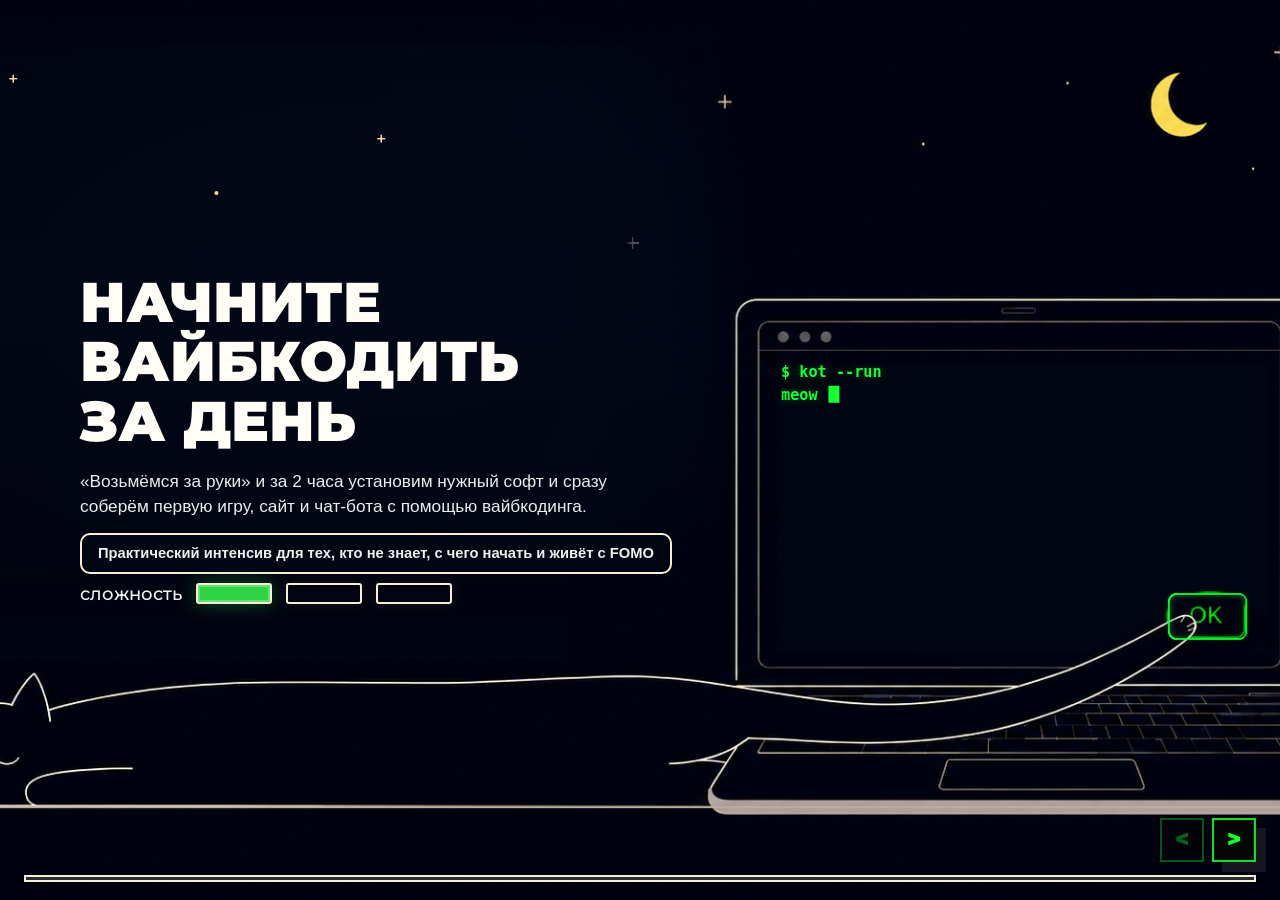
<file: index.html>
<!doctype html>
<html lang="ru">
  <head>
    <meta charset="utf-8" />
    <meta name="viewport" content="width=device-width, initial-scale=1" />
    <title>Снимите AI-ступор за 2 часа</title>
    <meta
      name="description"
      content="Однодневный практический интенсив: установим софт, разберем базовую теорию и сделаем первые задачи с AI-агентом."
    />
    <link rel="preconnect" href="https://fonts.googleapis.com" />
    <link rel="preconnect" href="https://fonts.gstatic.com" crossorigin />
    <link
      href="https://fonts.googleapis.com/css2?family=Montserrat:wght@600;700;800;900&amp;display=swap"
      rel="stylesheet"
    />
    <link rel="stylesheet" href="./styles.css?v=a16f73a-final" />
  </head>
  <body>
    <div class="horizontal-deck" id="deck">
      <header class="hero asset-hero" id="top">
        <div class="asset-stage">
          <div class="asset-scene">
            <img
              class="asset-hero-image"
              src="./Assets/hero-scene-clean.png?v=20260619-hero-fixes"
              alt="Ночной лендинг интенсива: спящий кот рядом с ноутбуком и терминалом"
            />
            <div class="asset-stars" aria-hidden="true">
              <span class="asset-star asset-star-plus star-left-1">+</span>
              <span class="asset-star asset-star-plus star-left-2">+</span>
              <span class="asset-star asset-star-dot star-left-3"></span>
            </div>

            <div class="asset-terminal" aria-label="Анимированный терминал">
              <pre id="terminal-code" aria-live="polite"></pre>
              <span class="terminal-caret" aria-hidden="true"></span>
            </div>

          </div>

          <div class="asset-copy">
            <h1 class="asset-title">
              <span>Начните</span>
              <span>вайбкодить</span>
              <span>за день</span>
            </h1>
            <p class="asset-lead">
              <span>«Возьмёмся за руки» и за 2 часа установим нужный софт и сразу</span>
              <span>соберём первую игру, сайт и чат-бота с помощью вайбкодинга.</span>
            </p>
            <p class="asset-format">
              Практический интенсив для тех, кто не знает, <span class="no-break">с чего начать</span> и живёт с FOMO
            </p>
            <div class="asset-difficulty asset-difficulty-left" aria-label="Сложность: 1 из 3">
              <span>сложность</span>
              <i class="is-active"></i>
              <i></i>
              <i></i>
            </div>
          </div>
        </div>
      </header>

      <main>
        <section class="section vibe" aria-labelledby="vibe">
          <div class="section-label">01</div>
          <div class="section-body vibe-body">
            <h2 id="vibe">Что такое вайбкодинг</h2>
            <div class="vibe-grid">
              <article class="vibe-card">
                <span>не просто ChatGPT</span>
                <p>
                  Обычный запрос в ChatGPT дает текст:
                  совет, кусок кода или инструкцию.
                  Дальше вы сами копируете, вставляете,
                  чините ошибки и пытаетесь понять, куда это положить.
                </p>
              </article>
              <article class="vibe-card accent">
                <span>а работа с AI-агентом</span>
                <p>
                  Вайбкодинг — это когда вы описываете задачу обычным языком,
                  а AI-агент работает прямо в вашем проекте:
                  ходит по папкам, читает контекст, создает и редактирует файлы,
                  меняет код, запускает проверки и помогает довести идею до MVP.
                </p>
              </article>
            </div>
            <p class="vibe-note">
              “Вайб” здесь — это буквально вайбовать с задачей:
              держать в голове нужный результат, смотреть, что сделал агент,
              и докручивать, пока штука не заработает.
            </p>
          </div>
        </section>

        <section class="section intro" aria-labelledby="for-whom">
          <div class="section-label">02</div>
          <div class="section-body intro-body">
            <div class="intro-copy">
              <h2 id="for-whom">Для кого интенсив</h2>
              <div class="intro-text">
                <p>
                  Для тех, кто давно смотрит на вайбкодинг,
                  но пока не понимает, как подступиться:
                  куда нажимать, что писать агенту, как не сломать проект
                  и как вообще довести идею до работающей штуки.
                </p>
                <p>
                  Интенсив подойдет, если вы хотите делать сайты, ботов,
                  расширения и простые внутренние инструменты для себя,
                  команды или клиентов, но не хотите заходить
                  в классическую разработку на месяцы.
                </p>
              </div>
            </div>
            <figure class="meme">
              <img src="./Assets/js-meme-reference.png" alt="Мем про JavaScript" />
            </figure>
            <div class="intro-note">Опыт в программировании не нужен.</div>
          </div>
        </section>

        <section class="section outcomes" aria-labelledby="outcomes">
          <div class="section-label">03</div>
          <div class="section-body">
            <h2 id="outcomes">Что сможете делать после обучения?</h2>
            <div class="outcome-grid">
              <article data-step="01">
                <h3>Chrome-расширение</h3>
                <p>Например, прочитает все комментарии под роликом на YouTube и оценит позитив / негатив.</p>
              </article>
              <article data-step="02">
                <h3>Сайт</h3>
                <p>Например, соберет прототип лендинга с розыгрышем для любого клиента.</p>
              </article>
              <article data-step="03">
                <h3>Чат-бот</h3>
                <p>Например, будет каждый день мониторить тренды маркетинга и присылать короткую сводку.</p>
              </article>
              <article data-step="04">
                <h3>Базы знаний</h3>
                <p>Например, заберет все архивные идеи, систематизирует их и будет хранить в одном месте.</p>
              </article>
              <article data-step="05">
                <h3>Игра</h3>
                <p>Например, создаст антистресс-игру на 5 минут, чтобы перестать злиться на клиента.</p>
              </article>
              <article data-step="06">
                <h3>Всё, на что хватит фантазии</h3>
                <p>От таск-менеджера для команды до личного мини-сервиса или внутреннего инструмента.</p>
              </article>
            </div>
          </div>
        </section>

        <section class="section program" aria-labelledby="program">
          <div class="section-label">04</div>
          <div class="section-body">
            <h2 id="program">5 вебинаров</h2>

            <article class="lesson">
              <p class="lesson-date">Урок 1 <span>18:00-19:00</span></p>
              <h3>Вводное занятие</h3>
              <p>
                Ставим Visual Studio Code и Codex или Claude Code,
                разбираемся в интерфейсе и делаем первую задачу.
              </p>
            </article>

            <article class="lesson">
              <p class="lesson-date">Урок 2 <span>18:00-19:00</span></p>
              <h3>Расширение для браузера</h3>
              <p>
                Собираем простое Chrome-расширение и разбираемся,
                как агент работает с файлами, контекстом и git.
              </p>
            </article>

            <article class="lesson">
              <p class="lesson-date">Урок 3 <span>18:00-19:00</span></p>
              <h3>Собственный лендинг</h3>
              <p>
                Делаем одностраничный сайт, вносим изменения через агента,
                публикуем его и разбираем, когда нужна аренда VPS-сервера.
              </p>
            </article>

            <article class="lesson">
              <p class="lesson-date">Урок 4 <span>18:00-19:00</span></p>
              <h3>Telegram-бот</h3>
              <p>
                Собираем бота-помощника и подключаем внешние сервисы через API.
              </p>
            </article>

            <article class="lesson">
              <p class="lesson-date">Урок 5 <span>18:00-19:00</span></p>
              <h3>Финальный Q&amp;A</h3>
              <p>
                Разбираем ошибки, отвечаем на вопросы,
                обсуждаем, как дальше учиться и собирать свои проекты.
              </p>
            </article>

            <div class="summary-strip">
              Итого: настроите AI-агента, сделаете 3 проекта
              и поймете, как продолжать дальше.
            </div>
            <p class="program-note">
              После каждого урока будет простая домашка на 10–30 минут —
              она легко впишется даже в самую жаркую рабочую неделю.
            </p>
          </div>
        </section>

        <section class="section speaker" aria-labelledby="speaker">
          <div class="section-label">05</div>
          <div class="section-body speaker-section">
            <h2 id="speaker">Кто ведет интенсив</h2>
            <div class="speaker-panel">
              <div class="speaker-main">
                <div class="speaker-card">
                  <img
                    class="speaker-avatar"
                    src="./Assets/alexander-knysh-avatar.jpeg"
                    alt="Александр Кныш"
                  />
                  <div>
                    <h3>Александр Кныш</h3>
                    <p class="speaker-role">
                      <span>Ex-директор по развитию продуктов в JAMI LUP.</span>
                      <span>Руководитель инвестиционных проектов</span>
                      <span>в Газпром-Медиа Холдинге.</span>
                    </p>
                    <a class="speaker-link" href="https://t.me/kknysh" target="_blank" rel="noreferrer">
                      @kknysh
                    </a>
                  </div>
                </div>

                <div class="speaker-text">
                  <p>
                    9+ лет в маркетинге и агентском бизнесе:
                    запускал продукты, внедрял AI в рабочие процессы
                    и работал с Lexus, Volkswagen, Skoda, Яндексом,
                    Huawei, Honor, S7, МТС, Сбером, ВТБ, Yappy
                    и другими брендами.
                  </p>
                  <p>
                    Сейчас использует вайбкодинг, чтобы быстро собирать MVP,
                    прототипировать процессы и закрывать задачи
                    без долгих подрядов.
                  </p>
                </div>
              </div>

              <div class="logo-wall" aria-label="Опыт работы с брендами">
                <p class="logo-wall-title">Опыт спикера</p>
                <span>LEXUS</span>
                <span>VOLKSWAGEN</span>
                <span>SKODA</span>
                <span>СБЕР</span>
                <span>ЯНДЕКС</span>
                <span>HUAWEI</span>
                <span>HONOR</span>
                <span>S7</span>
                <span>МТС</span>
                <span>БИЛАЙН</span>
                <span>ВТБ</span>
                <span>YAPPY</span>
                <span>BOSCH</span>
                <span>И ДРУГИЕ</span>
              </div>

              <blockquote class="speaker-quote">
                Цель занятия — провести участника от “я слышал про это”
                до “я понял механику и могу повторить сам”.
              </blockquote>
            </div>
          </div>
        </section>

        <section class="section feedback" aria-labelledby="feedback">
          <div class="section-label">06</div>
          <div class="section-body feedback-section">
            <div class="feedback-head">
              <h2 id="feedback">Результаты учеников</h2>
            </div>

            <div class="feedback-grid">
              <article class="feedback-card is-ready">
                <div class="feedback-person">
                  <img
                    class="feedback-avatar"
                    src="./Assets/avatars/alexander-agency.jpeg"
                    alt="Александр Заклинский"
                  />
                  <div>
                    <h3>Александр Заклинский</h3>
                    <p>Операционный директор рекламного агентства</p>
                  </div>
                </div>
                <dl>
                  <div>
                    <dt>До:</dt>
                    <dd>
                      Уверенно пользовался ChatGPT и понимал, как устроены код,
                      разработка и сервер, но не мог сам собрать это
                      в рабочий инструмент.
                    </dd>
                  </div>
                  <div>
                    <dt>После:</dt>
                    <dd>
                      Собрал Telegram-бота для регистрации гостей
                      и после интенсива сделал контент-завод.
                    </dd>
                  </div>
                </dl>
                <blockquote>
                  Нужен был бот — сделал рабочую версию.
                  Теперь такие задачи смогу закрывать сам.
                </blockquote>
              </article>

              <article class="feedback-card is-ready">
                <div class="feedback-person">
                  <img
                    class="feedback-avatar"
                    src="./Assets/avatars/alexander-studio.jpeg"
                    alt="Александр Кадыкеев"
                  />
                  <div>
                    <h3>Александр Кадыкеев</h3>
                    <p>Генеральный директор студии разработки</p>
                  </div>
                </div>
                <dl>
                  <div>
                    <dt>До:</dt>
                    <dd>
                      Много слышал про вайбкодинг и Claude,
                      но из-за информационного шума откладывал первые тесты.
                    </dd>
                  </div>
                  <div>
                    <dt>После:</dt>
                    <dd>
                      Сделал несколько интерактивных брендовых игр,
                      Chrome-расширение и свой сайт. Дальше будет применять
                      подход в разработке и личных задачах.
                    </dd>
                  </div>
                </dl>
                <blockquote>
                  Ценность в связке: ИИ и экспертиза,
                  которая уже есть у меня и команды.
                </blockquote>
              </article>

              <article class="feedback-card is-ready">
                <div class="feedback-person">
                  <img
                    class="feedback-avatar"
                    src="./Assets/avatars/igor-production.png"
                    alt="Игорь"
                  />
                  <div>
                    <h3>Игорь</h3>
                    <p>Директор производства рекламного контента</p>
                  </div>
                </div>
                <dl>
                  <div>
                    <dt>До:</dt>
                    <dd>
                      Уверенно пользовался ChatGPT в рабочих задачах,
                      но не собирал свои инструменты для продакшена
                      без разработчиков.
                    </dd>
                  </div>
                  <div>
                    <dt>После:</dt>
                    <dd>
                      Вайбкодит внутренний инструмент,
                      который оптимизирует процесс продакшена
                      для всей команды.
                    </dd>
                  </div>
                </dl>
                <blockquote>
                  Самым ценным было не сделать конкретный сайт или бот,
                  а вообще начать.
                </blockquote>
              </article>
            </div>
          </div>
        </section>

        <section class="section price" aria-labelledby="price">
          <div class="section-label">07</div>
          <div class="section-body">
            <h2 id="price">Условия</h2>
            <div class="price-panel">
              <div class="price-column price-person">
                <p class="price-label">Цена за 1 человека</p>
                <p class="price-number">10 000 ₽</p>
                <p class="price-subcaption">однодневный практический формат</p>
              </div>
              <div class="price-column price-group">
                <p class="price-label">Длительность</p>
                <p class="price-number">2 часа</p>
                <p class="price-caption">одна встреча</p>
                <p class="price-subcaption">
                  Рекомендованный размер группы — от 5 до 15 человек.
                </p>
              </div>
              <div class="price-column price-details">
                <p class="price-label">Что входит</p>
                <p class="price-included">
                  В стоимость входят: занятие в группе,
                  настройка базового софта, практическая задача,
                  разбор паттернов и ответы на вопросы.
                </p>
                <p class="price-contact">
                  Записаться и задать вопросы:
                  <a href="https://t.me/kknysh" target="_blank" rel="noreferrer">@kknysh</a>
                </p>
                <p class="price-footnote">
                  Не входят: подписки на AI-сервисы
                  и возможные расходы на сторонние инструменты.
                </p>
              </div>
            </div>
          </div>
        </section>
      </main>
    </div>

    <div class="deck-progress" aria-hidden="true">
      <div class="deck-progress-fill"></div>
    </div>

    <div class="deck-nav" aria-label="Навигация по слайдам">
      <button class="deck-nav-button" type="button" data-direction="-1" aria-label="Предыдущий слайд">
        &lt;
      </button>
      <button class="deck-nav-button" type="button" data-direction="1" aria-label="Следующий слайд">
        &gt;
      </button>
    </div>

    <script>
      const deck = document.querySelector("#deck");
      const progress = document.querySelector(".deck-progress-fill");
      const navButtons = document.querySelectorAll(".deck-nav-button");
      const pageParams = new URLSearchParams(window.location.search);

      function getCurrentPanelIndex() {
        return Math.round(deck.scrollLeft / deck.clientWidth);
      }

      function updateDeckProgress() {
        const maxScroll = deck.scrollWidth - deck.clientWidth;
        const progressValue = maxScroll > 0 ? deck.scrollLeft / maxScroll : 0;
        progress.style.transform = `scaleX(${progressValue})`;

        const currentIndex = getCurrentPanelIndex();
        const lastIndex = Math.round(maxScroll / deck.clientWidth);
        navButtons.forEach((button) => {
          const direction = Number(button.dataset.direction);
          button.disabled =
            (direction < 0 && currentIndex <= 0) ||
            (direction > 0 && currentIndex >= lastIndex);
        });
      }

      deck.addEventListener("scroll", updateDeckProgress, { passive: true });

      deck.addEventListener(
        "wheel",
        (event) => {
          if (Math.abs(event.deltaY) <= Math.abs(event.deltaX)) return;
          const activePanel = document.elementFromPoint(
            window.innerWidth / 2,
            window.innerHeight / 2,
          )?.closest(".hero, .section");

          const canScrollInside =
            activePanel &&
            activePanel.scrollHeight > activePanel.clientHeight &&
            ((event.deltaY > 0 &&
              activePanel.scrollTop + activePanel.clientHeight < activePanel.scrollHeight - 2) ||
              (event.deltaY < 0 && activePanel.scrollTop > 0));

          if (canScrollInside) return;

          event.preventDefault();
          deck.scrollBy({ left: event.deltaY, behavior: "smooth" });
        },
        { passive: false },
      );

      document.addEventListener("keydown", (event) => {
        if (event.key === "ArrowRight") {
          deck.scrollBy({ left: window.innerWidth, behavior: "smooth" });
        }

        if (event.key === "ArrowLeft") {
          deck.scrollBy({ left: -window.innerWidth, behavior: "smooth" });
        }
      });

      navButtons.forEach((button) => {
        button.addEventListener("click", () => {
          const direction = Number(button.dataset.direction);
          deck.scrollTo({
            left: (getCurrentPanelIndex() + direction) * deck.clientWidth,
            behavior: "smooth",
          });
        });
      });

      window.addEventListener("resize", updateDeckProgress);
      updateDeckProgress();

      const terminalCode = document.querySelector("#terminal-code");
      const terminalLines = [
        "$ kot --run",
        "meow@laptop:~$ kot compile Main.kot",
        "Compiling purrfectly...",
        "",
        "meow@laptop:~$ kot run",
        "  Purring output...",
        "  Everything is kot-compiled.",
        "",
        "Kotting successful.",
      ];

      const prefersReducedMotion = window.matchMedia("(prefers-reduced-motion: reduce)").matches;

      if (terminalCode) {
        const terminalText = terminalLines.join("\n");

        if (prefersReducedMotion || pageParams.get("terminal") === "ready") {
          terminalCode.textContent = terminalText;
        } else {
          let characterIndex = 0;

          function typeTerminal() {
            terminalCode.textContent = terminalText.slice(0, characterIndex);

            if (characterIndex >= terminalText.length) {
              return;
            }

            characterIndex += 1;
            const nextCharacter = terminalText[characterIndex];
            const delay = nextCharacter === "\n" ? 260 : 36 + Math.random() * 42;
            window.setTimeout(typeTerminal, delay);
          }

          typeTerminal();
        }
      }
    </script>
  </body>
</html>
</file>
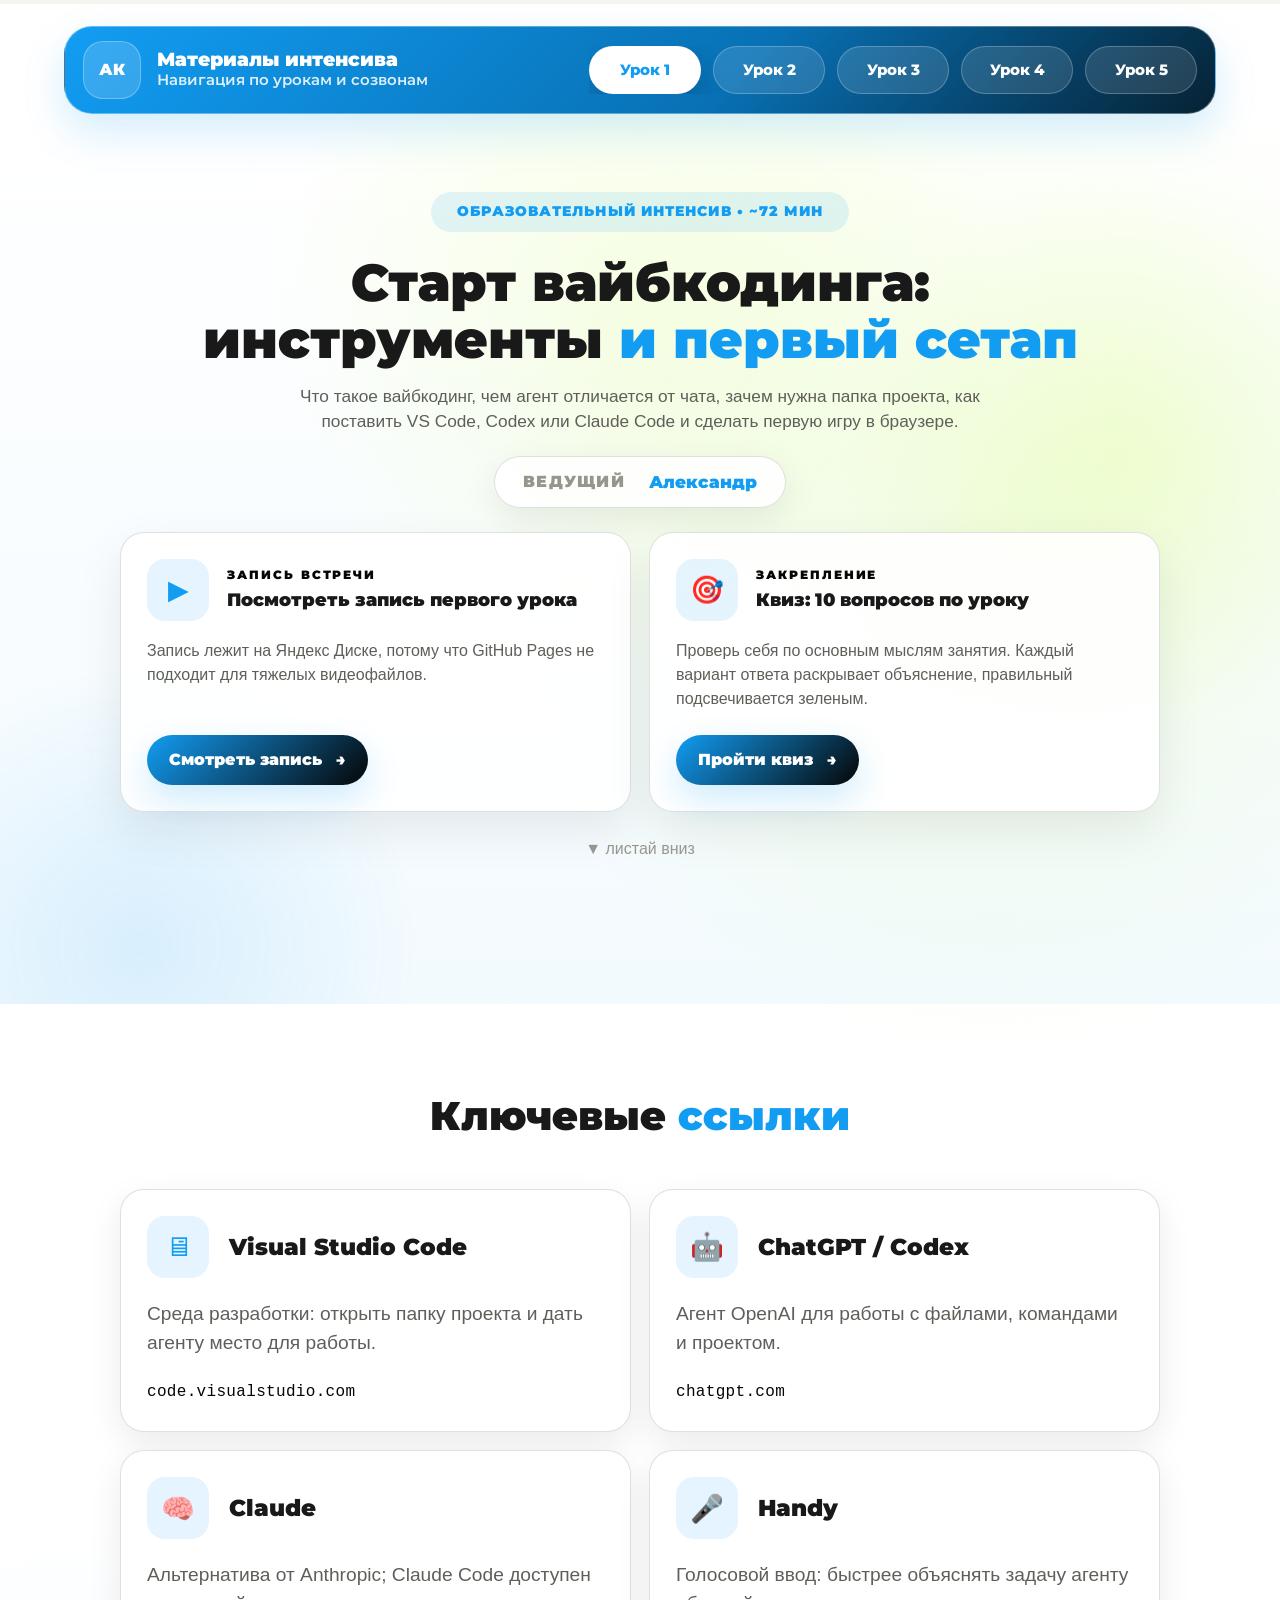
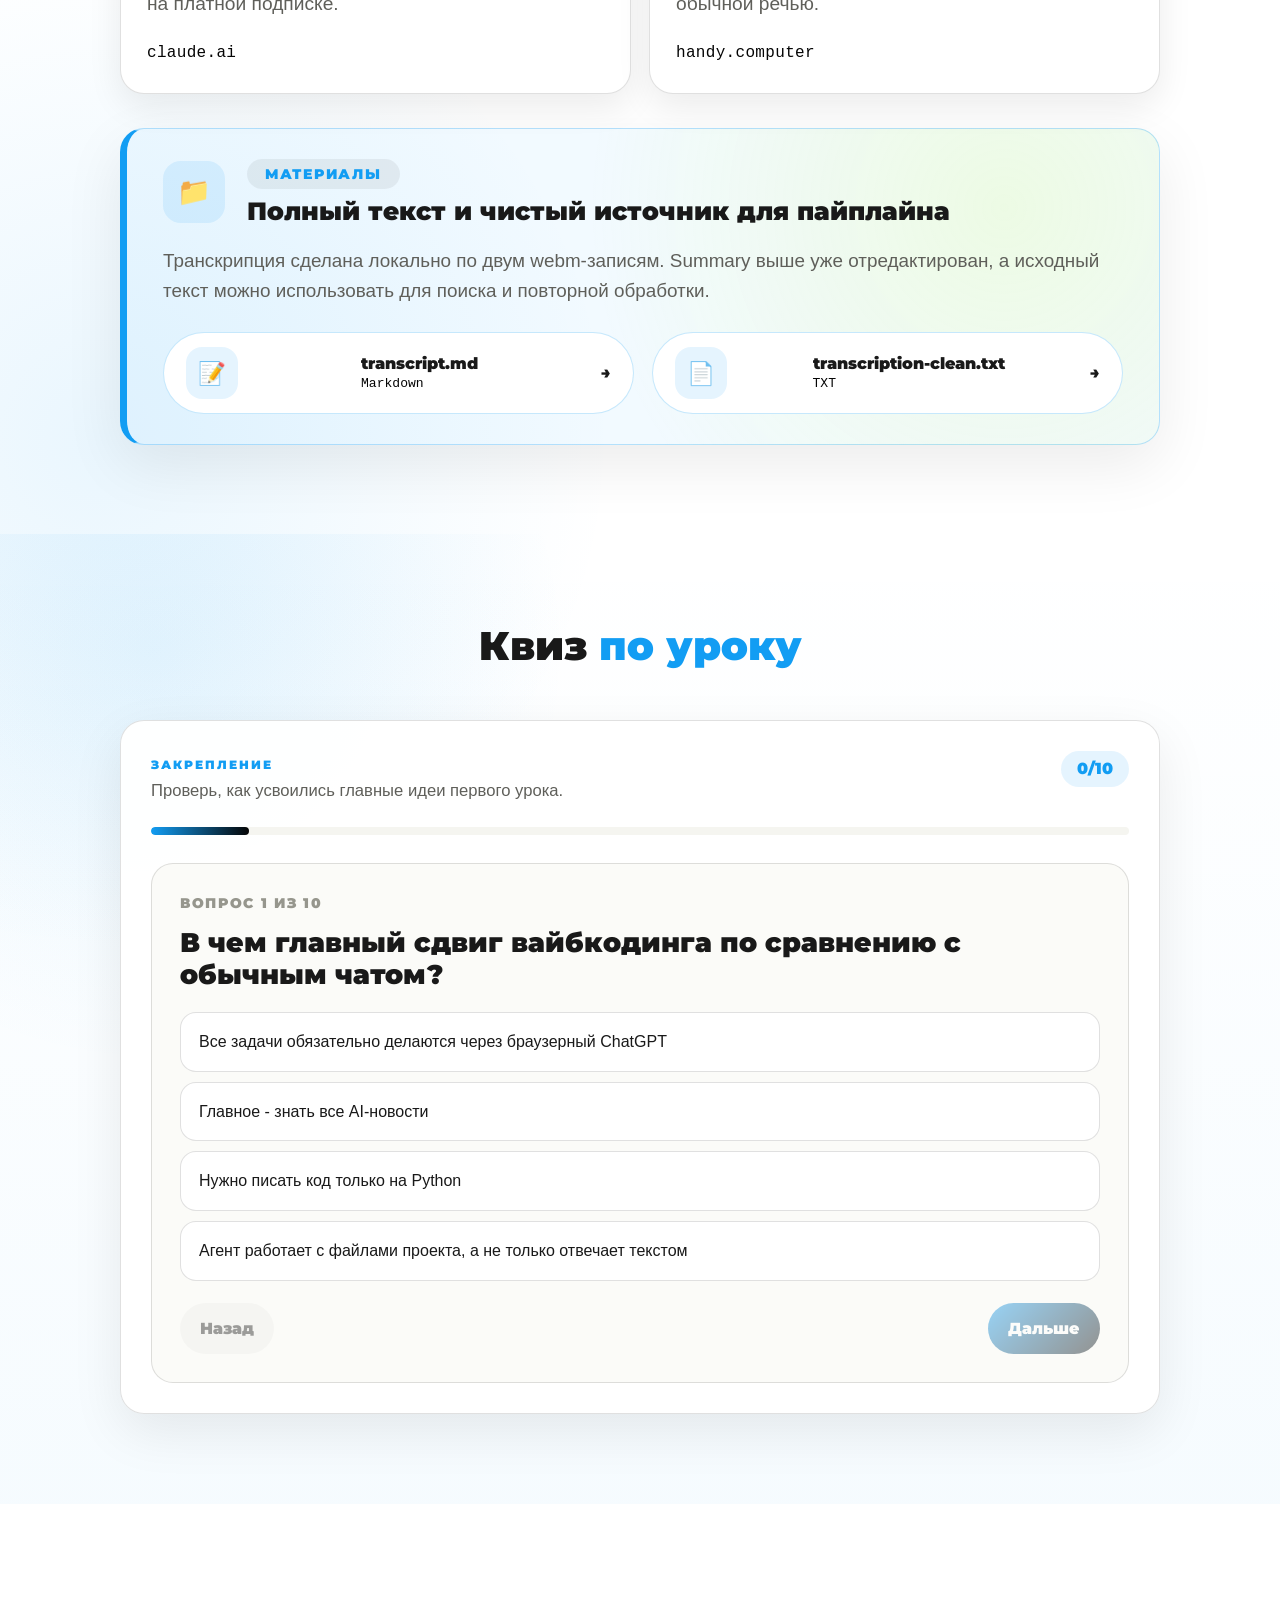
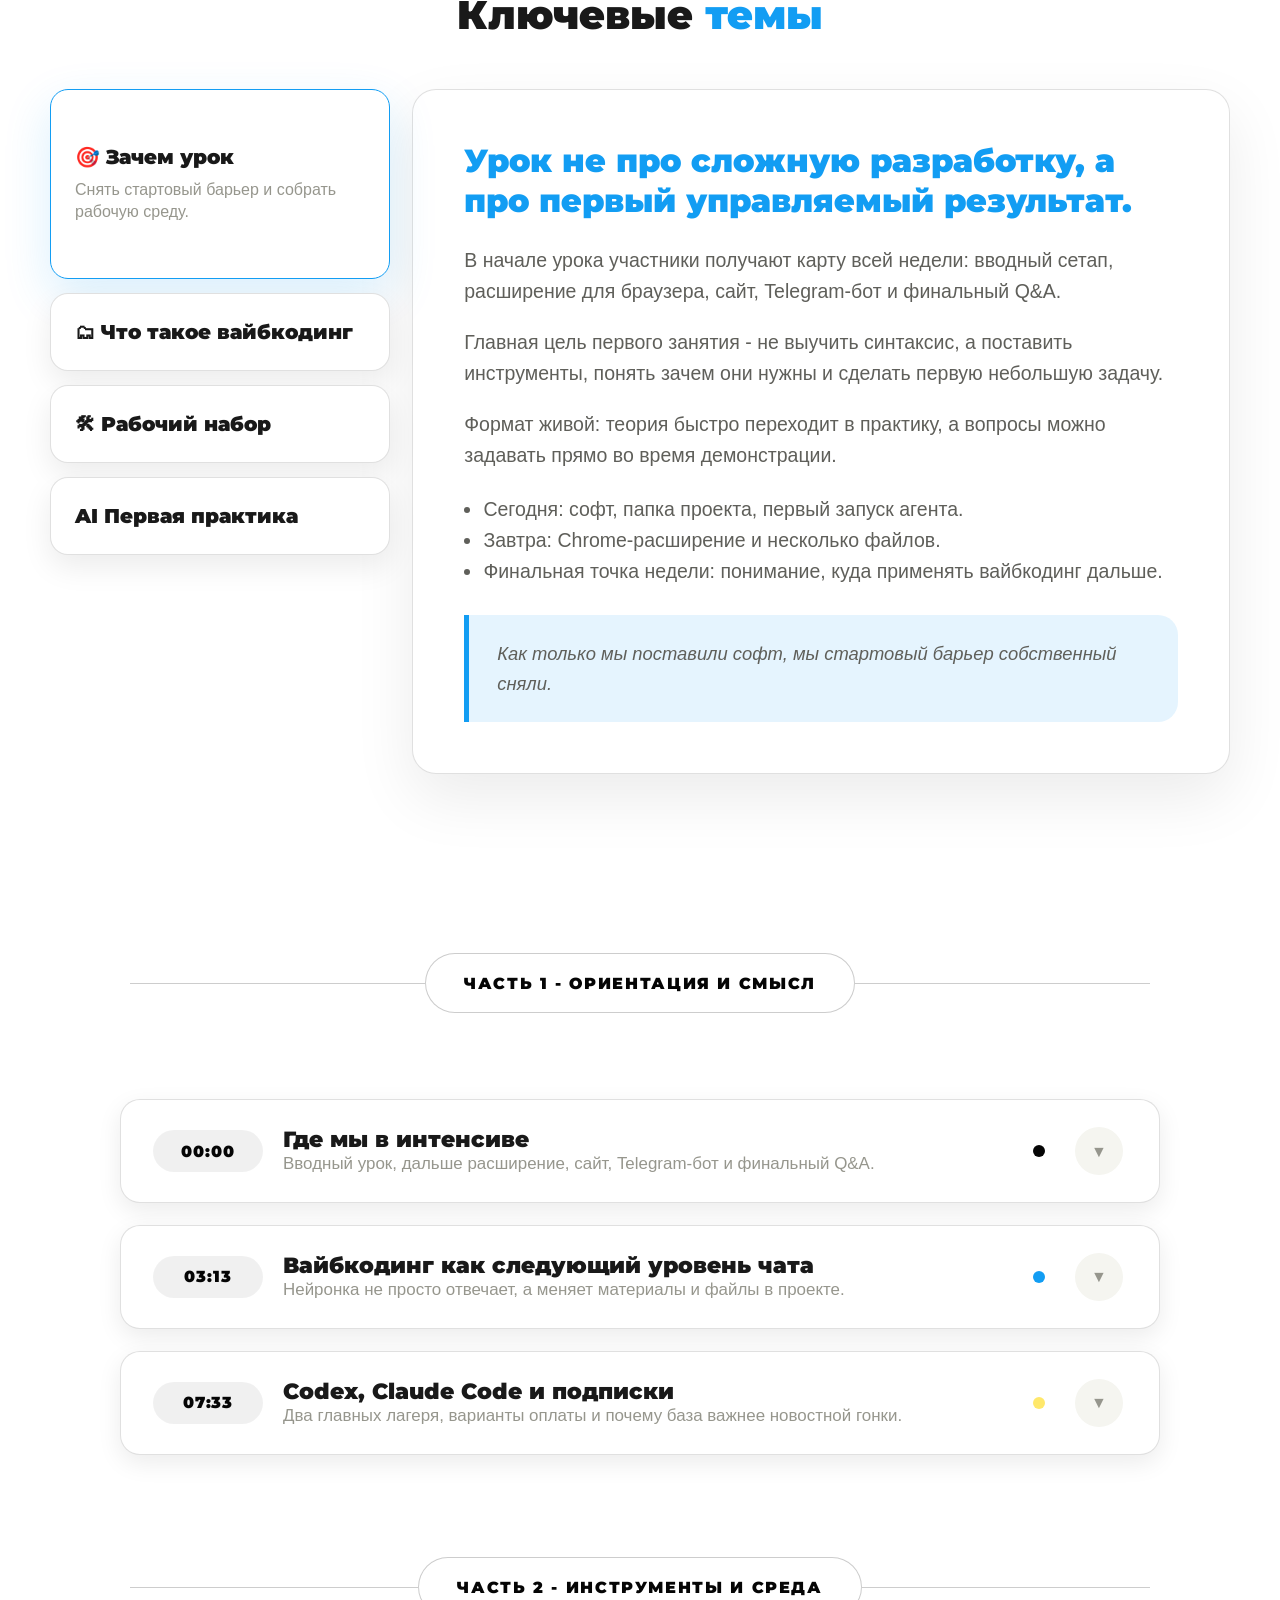
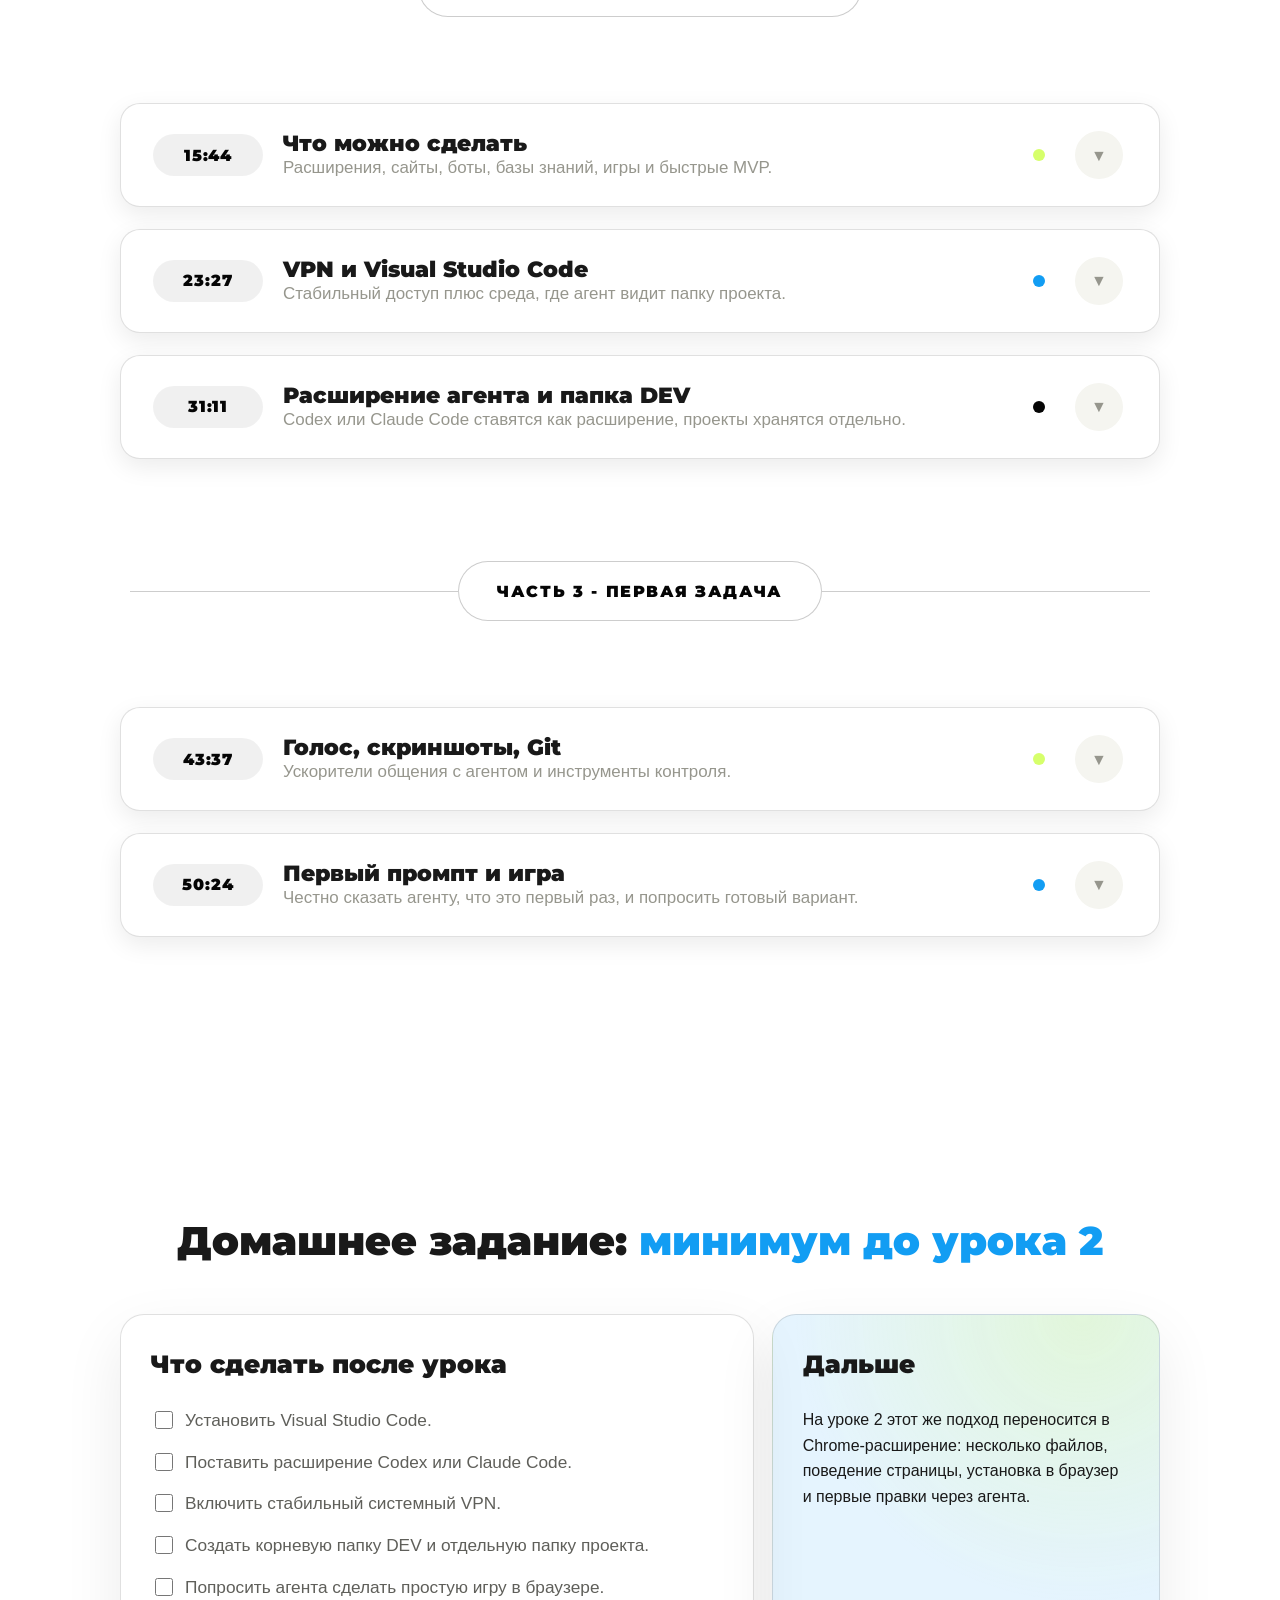
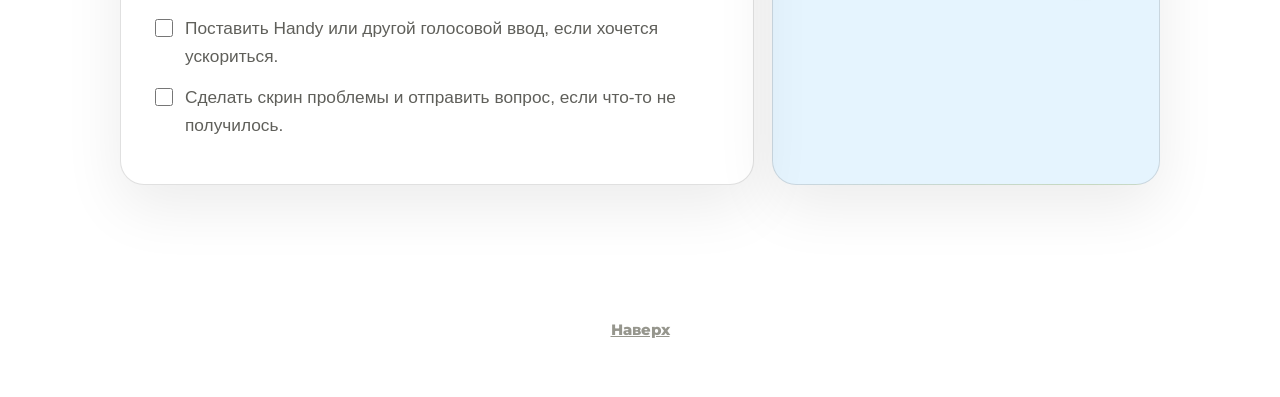
<file: Lessons/lssn_01/index.html>
<!doctype html>
<html lang="ru">
  <head>
    <meta charset="utf-8" />
    <meta name="viewport" content="width=device-width, initial-scale=1" />
    <meta name="robots" content="noindex, nofollow, noarchive" />
    <title>Урок 1 - старт вайбкодинга и базовый сетап</title>
    <meta
      name="description"
      content="Summary первого урока интенсива Александра Кныша: что такое вайбкодинг, какие инструменты нужны, как настроить VS Code и запустить первую задачу."
    />
    <link rel="preconnect" href="https://fonts.googleapis.com" />
    <link rel="preconnect" href="https://fonts.gstatic.com" crossorigin />
    <link
      href="https://fonts.googleapis.com/css2?family=Montserrat:wght@600;700;800;900&amp;display=swap"
      rel="stylesheet"
    />
    <style>
      :root {
        --primary: #129df3;
        --primary-hover: #0d8ddd;
        --primary-soft: rgba(18, 157, 243, 0.11);
        --secondary: #d6ff6b;
        --secondary-soft: rgba(214, 255, 107, 0.18);
        --accent: #050505;
        --accent-soft: rgba(5, 5, 5, 0.06);
        --yellow: #ffe86b;
        --yellow-soft: rgba(255, 232, 107, 0.18);
        --dark: #050505;
        --text: #191919;
        --text-soft: #5f5f5a;
        --text-muted: #96968d;
        --bg: #ffffff;
        --surface: #fbfbf8;
        --surface-2: #f5f5f0;
        --border: rgba(5, 5, 5, 0.12);
        --border-hard: rgba(5, 5, 5, 0.2);
        --shadow-10: rgba(5, 5, 5, 0.08);
        --shadow-20: rgba(5, 5, 5, 0.14);
        --radius: 24px;
        --radius-pill: 999px;
        --content-wide: 1180px;
        --content: 1040px;
        --font: Helvetica, "Helvetica Neue", Arial, sans-serif;
        --font-head: "Montserrat", Helvetica, Arial, sans-serif;
        --font-mono: "SFMono-Regular", Consolas, "Liberation Mono", monospace;
      }

      * {
        box-sizing: border-box;
      }

      html {
        scroll-behavior: smooth;
      }

      body {
        margin: 0;
        background:
          radial-gradient(circle at 78% 8%, rgba(214, 255, 107, 0.18), transparent 32rem),
          radial-gradient(circle at 8% 30%, rgba(18, 157, 243, 0.09), transparent 32rem),
          var(--bg);
        color: var(--text);
        font-family: var(--font);
        line-height: 1.6;
        overflow-x: hidden;
        -webkit-font-smoothing: antialiased;
      }

      a {
        color: inherit;
      }

      button {
        font: inherit;
      }

      .progress-bar {
        position: fixed;
        top: 0;
        left: 0;
        z-index: 300;
        width: 100%;
        height: 4px;
        background: var(--surface-2);
      }

      .progress-fill {
        width: 0;
        height: 100%;
        background: linear-gradient(90deg, var(--primary), var(--accent), var(--secondary));
      }

      .lesson-topbar {
        position: sticky;
        top: 10px;
        z-index: 220;
        padding: 16px clamp(18px, 5vw, 96px) 0;
      }

      .lesson-nav-shell {
        width: min(1660px, 100%);
        margin: 0 auto;
        display: flex;
        align-items: center;
        justify-content: space-between;
        gap: 20px;
        padding: 14px 18px;
        border: 1px solid rgba(255, 255, 255, 0.34);
        border-radius: 28px;
        background: linear-gradient(135deg, var(--primary) 0%, #0871b5 58%, var(--dark) 115%);
        color: #fff;
        box-shadow: 0 18px 42px rgba(18, 157, 243, 0.18);
        backdrop-filter: blur(16px);
      }

      .lesson-brand {
        display: flex;
        align-items: center;
        gap: 16px;
        min-width: 0;
        color: inherit;
        text-decoration: none;
      }

      .lesson-brand-mark {
        width: 58px;
        height: 58px;
        flex: 0 0 auto;
        display: grid;
        place-items: center;
        border: 1px solid rgba(255, 255, 255, 0.28);
        border-radius: 20px;
        background: rgba(255, 255, 255, 0.16);
        font-family: var(--font-head);
        font-size: 1rem;
        font-weight: 900;
      }

      .lesson-brand-title,
      .lesson-brand-sub,
      .lesson-nav-link,
      .hero-badge,
      .hero-lead-label,
      .resource-eyebrow,
      .resource-title,
      .section-title,
      .link-title,
      .bundle-eyebrow,
      .bundle-title,
      .overview-card,
      .overview-panel h3,
      .part-divider span,
      .topic-title,
      .topic-time,
      .quotes-button,
      .homework-card h3,
      .footer {
        font-family: var(--font-head);
      }

      .lesson-brand-title {
        display: block;
        font-size: 1.18rem;
        font-weight: 900;
        line-height: 1.1;
      }

      .lesson-brand-sub {
        display: block;
        color: rgba(255, 255, 255, 0.86);
        font-size: 0.92rem;
        font-weight: 600;
        line-height: 1.25;
      }

      .lesson-nav-list {
        display: flex;
        align-items: center;
        justify-content: flex-end;
        gap: 12px;
        overflow-x: auto;
        scrollbar-width: none;
      }

      .lesson-nav-list::-webkit-scrollbar {
        display: none;
      }

      .lesson-nav-link {
        display: inline-flex;
        align-items: center;
        justify-content: center;
        min-width: 112px;
        min-height: 48px;
        flex: 0 0 auto;
        border: 1px solid rgba(255, 255, 255, 0.24);
        border-radius: var(--radius-pill);
        background: rgba(255, 255, 255, 0.12);
        color: #fff;
        padding: 12px 20px;
        font-size: 0.96rem;
        font-weight: 800;
        line-height: 1;
        text-decoration: none;
        transition: background 0.2s ease, color 0.2s ease, transform 0.2s ease;
      }

      .lesson-nav-link:hover {
        background: rgba(255, 255, 255, 0.2);
        transform: translateY(-1px);
      }

      .lesson-nav-link.disabled {
        opacity: 0.55;
        pointer-events: none;
        cursor: default;
      }

      .lesson-nav-link.active {
        background: #fff;
        color: var(--primary);
        box-shadow: 0 12px 28px rgba(5, 5, 5, 0.16);
      }

      .hero {
        position: relative;
        min-height: 100vh;
        padding: 26px 24px 0;
        overflow: hidden;
        text-align: center;
        background:
          radial-gradient(circle at 50% 22%, rgba(214, 255, 107, 0.18), transparent 23rem),
          linear-gradient(180deg, rgba(255, 255, 255, 0) 0%, rgba(18, 157, 243, 0.05) 100%);
      }

      .hero::before,
      .hero::after {
        content: "";
        position: absolute;
        width: 560px;
        height: 560px;
        border-radius: 50%;
        pointer-events: none;
        filter: blur(4px);
      }

      .hero::before {
        top: 70px;
        right: -120px;
        background: radial-gradient(circle, rgba(214, 255, 107, 0.22), transparent 70%);
      }

      .hero::after {
        bottom: -220px;
        left: -140px;
        background: radial-gradient(circle, rgba(18, 157, 243, 0.12), transparent 70%);
      }

      .hero-inner {
        position: relative;
        z-index: 1;
        width: min(var(--content-wide), 100%);
        margin: 0 auto;
        padding-top: 62px;
      }

      .hero-badge {
        display: inline-flex;
        align-items: center;
        justify-content: center;
        min-height: 40px;
        margin-bottom: 22px;
        border-radius: var(--radius-pill);
        background: var(--primary-soft);
        color: var(--primary);
        padding: 10px 26px;
        font-size: 0.86rem;
        font-weight: 900;
        letter-spacing: 0.08em;
        line-height: 1;
        text-transform: uppercase;
      }

      h1,
      h2,
      h3,
      p {
        margin-top: 0;
      }

      .hero h1 {
        max-width: 1260px;
        margin: 0 auto 16px;
        color: var(--text);
        font-family: var(--font-head);
        font-size: clamp(2.55rem, 4.05vw, 4.55rem);
        font-weight: 900;
        line-height: 1.1;
        letter-spacing: 0;
      }

      .accent {
        color: var(--primary);
      }

      .accent-warm {
        color: var(--primary);
      }

      .hero-subtitle {
        max-width: 680px;
        margin: 0 auto 22px;
        color: var(--text-soft);
        font-size: clamp(1.05rem, 1.35vw, 1.42rem);
        line-height: 1.45;
      }

      .hero-lead {
        width: fit-content;
        min-width: 260px;
        min-height: 52px;
        display: inline-flex;
        align-items: center;
        justify-content: center;
        gap: 24px;
        margin: 0 auto 24px;
        border: 1px solid var(--border);
        border-radius: var(--radius-pill);
        background: rgba(255, 255, 255, 0.86);
        padding: 11px 28px;
        box-shadow: 0 12px 36px var(--shadow-10);
        text-decoration: none;
      }

      .hero-lead-label {
        color: var(--text-muted);
        font-size: 1rem;
        font-weight: 900;
        letter-spacing: 0.08em;
        text-transform: uppercase;
      }

      .hero-lead-name {
        color: var(--primary);
        font-family: var(--font-head);
        font-size: 1.08rem;
        font-weight: 900;
      }

      .hero-actions {
        display: grid;
        grid-template-columns: repeat(2, minmax(0, 1fr));
        gap: 18px;
        width: min(var(--content), 100%);
        margin: 0 auto;
        text-align: left;
      }

      .resource-card {
        min-height: 280px;
        display: flex;
        flex-direction: column;
        align-items: flex-start;
        border: 1px solid var(--border);
        border-radius: 24px;
        background: rgba(255, 255, 255, 0.9);
        padding: 26px;
        box-shadow: 0 18px 48px var(--shadow-10);
      }

      .resource-head {
        display: flex;
        align-items: center;
        gap: 18px;
        margin-bottom: 18px;
      }

      .icon-tile {
        width: 62px;
        height: 62px;
        flex: 0 0 auto;
        display: grid;
        place-items: center;
        border-radius: 18px;
        background: var(--primary-soft);
        color: var(--primary);
        font-size: 1.7rem;
      }

      .resource-eyebrow {
        display: block;
        margin-bottom: 8px;
        color: var(--accent);
        font-size: 0.76rem;
        font-weight: 900;
        letter-spacing: 0.16em;
        line-height: 1;
        text-transform: uppercase;
      }

      .resource-title {
        margin: 0;
        color: var(--text);
        font-size: clamp(1.12rem, 1.42vw, 1.42rem);
        font-weight: 900;
        line-height: 1.18;
      }

      .resource-card p {
        margin-bottom: 22px;
        color: var(--text-soft);
        font-size: clamp(1rem, 1.16vw, 1.18rem);
        line-height: 1.5;
      }

      .resource-link,
      .bundle-action {
        display: inline-flex;
        align-items: center;
        justify-content: center;
        gap: 14px;
        min-height: 50px;
        margin-top: auto;
        border: 0;
        border-radius: var(--radius-pill);
        background: linear-gradient(135deg, var(--primary), var(--dark));
        color: #fff;
        padding: 14px 22px;
        font-family: var(--font-head);
        font-size: 0.98rem;
        font-weight: 900;
        line-height: 1;
        text-decoration: none;
        box-shadow: 0 14px 34px rgba(18, 157, 243, 0.2);
      }

      .scroll-hint {
        margin: 24px 0 34px;
        color: var(--text-muted);
        font-size: 1rem;
        animation: scrollHintFloat 1.8s ease-in-out infinite;
      }

      @keyframes scrollHintFloat {
        0%,
        100% {
          opacity: 0.58;
          transform: translateY(0);
        }

        50% {
          opacity: 1;
          transform: translateY(8px);
        }
      }

      .section {
        padding: clamp(62px, 7vw, 96px) 24px;
      }

      .section-title {
        margin: 0 auto clamp(32px, 4vw, 52px);
        color: var(--text);
        font-size: clamp(2rem, 3.1vw, 3.25rem);
        font-weight: 900;
        line-height: 1.12;
        text-align: center;
      }

      .section-title .accent,
      .section-title .accent-warm {
        font-weight: 900;
      }

      .recording-card,
      .video-stage {
        width: min(var(--content), 100%);
        margin: 0 auto;
        border-radius: 28px;
        background: var(--surface-2);
        padding: 22px;
        box-shadow: 0 32px 82px var(--shadow-10);
      }

      .recording-card {
        display: flex;
        align-items: center;
        justify-content: space-between;
        gap: 24px;
        background:
          radial-gradient(circle at 90% 0%, rgba(214, 255, 107, 0.2), transparent 18rem),
          #fff;
        padding: clamp(28px, 4vw, 44px);
      }

      .recording-card p {
        max-width: 640px;
        margin: 0;
        color: var(--text-soft);
        font-size: 1.18rem;
        line-height: 1.5;
      }

      .video-frame {
        overflow: hidden;
        border: 4px solid #fff;
        border-radius: 18px;
        background: #1c1c2a;
      }

      .video-frame video {
        display: block;
        width: 100%;
        aspect-ratio: 16 / 9;
        background: #1c1c2a;
      }

      .video-toolbar {
        display: flex;
        align-items: center;
        justify-content: space-between;
        gap: 18px;
        padding: 18px 6px 2px;
      }

      .video-switcher {
        display: flex;
        flex-wrap: wrap;
        gap: 10px;
      }

      .video-switcher button,
      .video-tool {
        min-height: 54px;
        border: 0;
        border-radius: 16px;
        background: #e9ecf6;
        color: #506090;
        padding: 12px 18px;
        font-family: var(--font-head);
        font-weight: 900;
        cursor: pointer;
      }

      .video-switcher button.active {
        background: var(--primary);
        color: #fff;
      }

      .links-grid {
        width: min(var(--content), 100%);
        margin: 0 auto;
        display: grid;
        grid-template-columns: repeat(2, minmax(0, 1fr));
        gap: 18px;
      }

      .link-card {
        min-height: 200px;
        display: flex;
        flex-direction: column;
        border: 1px solid var(--border);
        border-radius: 24px;
        background: #fff;
        padding: 26px;
        box-shadow: 0 12px 34px var(--shadow-10);
        text-decoration: none;
      }

      .link-head {
        display: flex;
        align-items: center;
        gap: 20px;
        margin-bottom: 22px;
      }

      .link-title {
        color: var(--text);
        font-size: 1.42rem;
        font-weight: 900;
        line-height: 1.15;
      }

      .link-card p {
        margin-bottom: 22px;
        color: var(--text-soft);
        font-size: 1.2rem;
        line-height: 1.5;
      }

      .link-host {
        margin-top: auto;
        color: var(--accent);
        font-family: var(--font-mono);
        font-size: 1rem;
        letter-spacing: 0.02em;
      }

      .bundle-card {
        width: min(var(--content), 100%);
        margin: 34px auto 0;
        border: 1px solid rgba(18, 157, 243, 0.28);
        border-left: 7px solid var(--primary);
        border-radius: 24px;
        background:
          radial-gradient(circle at 85% 25%, rgba(214, 255, 107, 0.18), transparent 26rem),
          rgba(18, 157, 243, 0.05);
        padding: 30px 36px;
        box-shadow: 0 20px 60px var(--shadow-10);
      }

      .bundle-top {
        display: flex;
        align-items: center;
        gap: 22px;
        margin-bottom: 20px;
      }

      .bundle-eyebrow {
        display: inline-flex;
        margin-bottom: 8px;
        border-radius: var(--radius-pill);
        background: var(--accent-soft);
        color: var(--primary);
        padding: 8px 18px;
        font-size: 0.9rem;
        font-weight: 900;
        letter-spacing: 0.12em;
        line-height: 1;
        text-transform: uppercase;
      }

      .bundle-title {
        margin: 0;
        color: var(--text);
        font-size: 1.55rem;
        font-weight: 900;
        line-height: 1.15;
      }

      .bundle-card p {
        color: var(--text-soft);
        font-size: 1.18rem;
      }

      .bundle-actions {
        display: grid;
        grid-template-columns: repeat(2, minmax(0, 1fr));
        gap: 18px;
        margin-top: 26px;
      }

      .bundle-action {
        justify-content: space-between;
        min-height: 78px;
        background: #fff;
        color: var(--text);
        border: 1px solid rgba(18, 157, 243, 0.24);
        box-shadow: none;
      }

      .bundle-action .icon-tile {
        width: 52px;
        height: 52px;
        border-radius: 16px;
        font-size: 1.4rem;
      }

      .bundle-action small {
        display: block;
        margin-top: 5px;
        color: var(--accent);
        font-family: var(--font-mono);
        font-weight: 500;
      }

      .overview-layout {
        width: min(var(--content-wide), 100%);
        margin: 0 auto;
        display: grid;
        grid-template-columns: minmax(260px, 340px) minmax(0, 1fr);
        gap: 22px;
        align-items: start;
      }

      .overview-grid {
        position: sticky;
        top: 136px;
        display: grid;
        gap: 14px;
      }

      .overview-card {
        min-height: 78px;
        border: 1px solid var(--border);
        border-radius: 18px;
        background: #fff;
        color: var(--text);
        padding: 20px 24px;
        text-align: left;
        box-shadow: 0 12px 30px var(--shadow-10);
        cursor: pointer;
      }

      .overview-card strong {
        display: block;
        font-size: 1.25rem;
        font-weight: 900;
        line-height: 1.15;
      }

      .overview-card span {
        display: none;
        margin-top: 10px;
        color: var(--text-muted);
        font-family: var(--font);
        font-size: 1rem;
        font-weight: 400;
        line-height: 1.35;
      }

      .overview-card.active {
        min-height: 190px;
        border-color: var(--primary);
        box-shadow: 0 18px 48px rgba(18, 157, 243, 0.16);
      }

      .overview-card.active span {
        display: block;
      }

      .overview-panel {
        display: none;
        min-height: 430px;
        border: 1px solid var(--border);
        border-radius: 24px;
        background: #fff;
        padding: clamp(34px, 4vw, 54px);
        box-shadow: 0 24px 62px var(--shadow-10);
      }

      .overview-panel.active {
        display: block;
      }

      .overview-panel h3 {
        margin-bottom: 24px;
        color: var(--primary);
        font-size: clamp(1.7rem, 2.5vw, 2.55rem);
        font-weight: 900;
        line-height: 1.25;
      }

      .overview-panel p,
      .overview-panel li {
        color: var(--text-soft);
        font-size: 1.22rem;
      }

      .overview-panel ul {
        margin: 22px 0;
        padding-left: 1.2em;
      }

      .overview-quote {
        margin-top: 28px;
        border-left: 5px solid var(--primary);
        border-radius: 0 20px 20px 0;
        background: var(--primary-soft);
        color: var(--text-soft);
        padding: 24px 28px;
        font-size: 1.15rem;
        font-style: italic;
      }

      .part-divider {
        width: min(1020px, calc(100% - 48px));
        margin: 0 auto 86px;
        display: flex;
        align-items: center;
        gap: 0;
      }

      .part-divider::before,
      .part-divider::after {
        content: "";
        height: 1px;
        flex: 1;
        background: var(--border-hard);
      }

      .part-divider span {
        display: inline-flex;
        align-items: center;
        justify-content: center;
        min-height: 60px;
        border: 1px solid var(--border-hard);
        border-radius: var(--radius-pill);
        background: #fff;
        color: var(--accent);
        padding: 16px 38px;
        font-size: 1.02rem;
        font-weight: 900;
        letter-spacing: 0.1em;
        line-height: 1;
        text-align: center;
        text-transform: uppercase;
      }

      .timeline {
        width: min(var(--content), 100%);
        margin: 0 auto clamp(82px, 8vw, 130px);
        display: grid;
        gap: 22px;
      }

      .topic {
        border: 1px solid var(--border);
        border-radius: 20px;
        background: #fff;
        box-shadow: 0 8px 24px var(--shadow-10);
        overflow: hidden;
      }

      .topic-header {
        display: grid;
        grid-template-columns: 110px minmax(0, 1fr) 22px 52px;
        align-items: center;
        gap: 20px;
        width: 100%;
        border: 0;
        background: transparent;
        padding: 26px 32px;
        text-align: left;
        cursor: pointer;
      }

      .topic-time {
        display: inline-flex;
        align-items: center;
        justify-content: center;
        min-height: 42px;
        border-radius: var(--radius-pill);
        background: var(--accent-soft);
        color: var(--accent);
        font-size: 1rem;
        font-weight: 900;
        letter-spacing: 0.06em;
      }

      .topic-title {
        display: block;
        color: var(--text);
        font-size: 1.35rem;
        font-weight: 900;
        line-height: 1.25;
      }

      .topic-preview {
        display: block;
        color: var(--text-muted);
        font-size: 1.06rem;
        line-height: 1.35;
      }

      .topic-dot {
        width: 12px;
        height: 12px;
        border-radius: 50%;
        background: var(--primary);
      }

      .topic-toggle {
        width: 48px;
        height: 48px;
        display: grid;
        place-items: center;
        border-radius: 50%;
        background: var(--surface-2);
        color: var(--text-muted);
        font-size: 1rem;
      }

      .topic-body {
        display: none;
        padding: 0 32px 32px 162px;
      }

      .topic.open .topic-body {
        display: block;
      }

      .topic-content {
        color: var(--text-soft);
        font-size: 1.12rem;
      }

      .topic-content ul {
        padding-left: 1.2em;
      }

      .topic-quote {
        margin: 24px 0;
        border-left: 5px solid var(--primary);
        border-radius: 0 18px 18px 0;
        background: var(--primary-soft);
        padding: 20px 24px;
        color: var(--text-soft);
        font-size: 1.08rem;
        font-style: italic;
      }

      .quotes-button {
        min-height: 52px;
        border: 0;
        border-radius: var(--radius-pill);
        background: linear-gradient(135deg, var(--primary), var(--dark));
        color: #fff;
        padding: 14px 22px;
        font-weight: 900;
        cursor: pointer;
      }

      .homework-grid {
        width: min(var(--content), 100%);
        margin: 0 auto;
        display: grid;
        grid-template-columns: minmax(0, 0.62fr) minmax(320px, 0.38fr);
        gap: 18px;
      }

      .homework-card {
        border: 1px solid var(--border);
        border-radius: 24px;
        background: #fff;
        padding: 30px;
        box-shadow: 0 22px 60px var(--shadow-10);
      }

      .homework-card h3 {
        margin-bottom: 22px;
        color: var(--text);
        font-size: 1.55rem;
        font-weight: 900;
      }

      .homework-card label {
        display: grid;
        grid-template-columns: 22px minmax(0, 1fr);
        gap: 12px;
        margin-bottom: 14px;
        color: var(--text-soft);
        font-size: 1.08rem;
      }

      .homework-card input {
        width: 18px;
        height: 18px;
        margin-top: 4px;
        accent-color: var(--primary);
      }

      .homework-card.next {
        background:
          radial-gradient(circle at 80% 0%, rgba(214, 255, 107, 0.24), transparent 18rem),
          var(--primary-soft);
      }

      .quiz-section {
        background:
          radial-gradient(circle at 12% 12%, rgba(18, 157, 243, 0.08), transparent 26rem),
          linear-gradient(180deg, rgba(255, 255, 255, 0), rgba(18, 157, 243, 0.04));
      }

      .quiz-shell {
        width: min(var(--content), 100%);
        margin: 0 auto;
        border: 1px solid var(--border);
        border-radius: 24px;
        background: rgba(255, 255, 255, 0.94);
        padding: clamp(22px, 2.6vw, 30px);
        box-shadow: 0 18px 52px var(--shadow-10);
      }

      .quiz-top {
        display: flex;
        align-items: flex-start;
        justify-content: space-between;
        gap: 18px;
        margin-bottom: 24px;
      }

      .quiz-kicker,
      .quiz-score,
      .quiz-question-count,
      .quiz-nav button {
        font-family: var(--font-head);
      }

      .quiz-kicker {
        display: inline-flex;
        margin-bottom: 8px;
        color: var(--primary);
        font-size: 0.78rem;
        font-weight: 900;
        letter-spacing: 0.16em;
        line-height: 1;
        text-transform: uppercase;
      }

      .quiz-top p {
        max-width: 620px;
        margin: 0;
        color: var(--text-soft);
        font-size: 1.04rem;
        line-height: 1.45;
      }

      .quiz-score {
        flex: 0 0 auto;
        border-radius: var(--radius-pill);
        background: var(--primary-soft);
        color: var(--primary);
        padding: 10px 16px;
        font-weight: 900;
        line-height: 1;
      }

      .quiz-progress {
        height: 8px;
        overflow: hidden;
        border-radius: var(--radius-pill);
        background: var(--surface-2);
        margin-bottom: 28px;
      }

      .quiz-progress span {
        display: block;
        width: 0;
        height: 100%;
        border-radius: inherit;
        background: linear-gradient(90deg, var(--primary), var(--dark));
        transition: width 0.24s ease;
      }

      .quiz-card {
        border: 1px solid var(--border);
        border-radius: 22px;
        background: var(--surface);
        padding: clamp(20px, 2.6vw, 28px);
      }

      .quiz-question-count {
        display: block;
        margin-bottom: 12px;
        color: var(--text-muted);
        font-size: 0.88rem;
        font-weight: 900;
        letter-spacing: 0.12em;
        text-transform: uppercase;
      }

      .quiz-question {
        margin: 0 0 22px;
        color: var(--text);
        font-family: var(--font-head);
        font-size: clamp(1.35rem, 2.1vw, 2rem);
        font-weight: 900;
        line-height: 1.18;
      }

      .quiz-options {
        display: grid;
        gap: 10px;
      }

      .quiz-option {
        width: 100%;
        border: 1px solid var(--border);
        border-radius: 16px;
        background: #fff;
        color: var(--text);
        padding: 16px 18px;
        text-align: left;
        cursor: pointer;
        transition: border-color 0.2s ease, background 0.2s ease, transform 0.2s ease;
      }

      .quiz-option:hover {
        border-color: rgba(18, 157, 243, 0.36);
        transform: translateY(-1px);
      }

      .quiz-option.is-correct {
        border-color: rgba(20, 160, 92, 0.48);
        background: rgba(20, 160, 92, 0.1);
      }

      .quiz-option.is-wrong {
        border-color: rgba(220, 50, 50, 0.38);
        background: rgba(220, 50, 50, 0.08);
      }

      .quiz-explain {
        display: block;
        margin-top: 8px;
        color: var(--text-soft);
        font-size: 0.96rem;
        line-height: 1.4;
      }

      .quiz-nav {
        display: flex;
        justify-content: space-between;
        gap: 12px;
        margin-top: 22px;
      }

      .quiz-nav button {
        min-height: 48px;
        border: 0;
        border-radius: var(--radius-pill);
        background: var(--accent-soft);
        color: var(--text);
        padding: 13px 20px;
        font-weight: 900;
        cursor: pointer;
      }

      .quiz-nav button:last-child {
        background: linear-gradient(135deg, var(--primary), var(--dark));
        color: #fff;
      }

      .quiz-nav button:disabled {
        opacity: 0.42;
        cursor: not-allowed;
      }

      .quiz-result {
        text-align: center;
      }

      .quiz-result h3 {
        margin: 0 0 14px;
        color: var(--text);
        font-family: var(--font-head);
        font-size: clamp(1.8rem, 3vw, 3rem);
        font-weight: 900;
        line-height: 1.15;
      }

      .quiz-result p {
        max-width: 620px;
        margin: 0 auto 24px;
        color: var(--text-soft);
        font-size: 1.12rem;
      }

      .modal-layer {
        position: fixed;
        inset: 0;
        z-index: 400;
        display: none;
        align-items: center;
        justify-content: center;
        background: rgba(5, 5, 5, 0.58);
        padding: 24px;
      }

      .modal-layer.active {
        display: flex;
      }

      .modal {
        width: min(780px, 100%);
        max-height: 86vh;
        overflow: auto;
        border-radius: 24px;
        background: #fff;
        box-shadow: 0 30px 80px rgba(5, 5, 5, 0.26);
      }

      .modal-head {
        position: sticky;
        top: 0;
        display: flex;
        align-items: center;
        justify-content: space-between;
        gap: 20px;
        background: linear-gradient(135deg, var(--primary), var(--dark));
        color: #fff;
        padding: 22px 26px;
      }

      .modal-head h3 {
        margin: 0;
        font-family: var(--font-head);
        font-size: 1.4rem;
        font-weight: 900;
        line-height: 1.2;
      }

      .modal-close {
        width: 42px;
        height: 42px;
        flex: 0 0 auto;
        border: 0;
        border-radius: 50%;
        background: rgba(255, 255, 255, 0.2);
        color: #fff;
        cursor: pointer;
        font-family: var(--font-head);
        font-weight: 900;
      }

      .modal-body {
        padding: 28px;
      }

      .quote-item,
      .thesis-item {
        display: grid;
        grid-template-columns: 88px minmax(0, 1fr);
        gap: 14px;
        margin-bottom: 14px;
        border: 1px solid var(--border);
        border-radius: 16px;
        background: var(--surface);
        padding: 16px;
      }

      .quote-item time,
      .thesis-item span:first-child {
        color: var(--accent);
        font-family: var(--font-head);
        font-weight: 900;
      }

      .thesis-item {
        grid-template-columns: 34px minmax(0, 1fr);
        background: var(--primary-soft);
      }

      .footer {
        padding: 44px 24px 54px;
        color: var(--text-muted);
        font-size: 0.95rem;
        font-weight: 800;
        text-align: center;
      }

      @media (max-width: 980px) {
        .lesson-nav-shell,
        .overview-layout,
        .homework-grid {
          grid-template-columns: 1fr;
        }

        .lesson-nav-shell {
          flex-direction: column;
          align-items: flex-start;
          border-radius: 28px;
        }

        .lesson-nav-list {
          width: 100%;
          justify-content: flex-start;
        }

        .hero {
          padding-top: 70px;
        }

        .hero-actions,
        .links-grid,
        .bundle-actions {
          grid-template-columns: 1fr;
        }

        .overview-grid {
          position: static;
        }

        .topic-header {
          grid-template-columns: 94px minmax(0, 1fr) 18px 44px;
          padding: 22px;
        }

        .topic-body {
          padding: 0 22px 26px;
        }
      }

      @media (max-width: 620px) {
        .lesson-topbar {
          position: static;
          top: 8px;
          padding: 10px 10px 0;
        }

        .lesson-nav-shell {
          width: min(100%, calc(100vw - 20px));
          max-width: calc(100vw - 20px);
          flex-direction: column;
          align-items: stretch;
          gap: 14px;
          padding: 14px;
          border-radius: 22px;
          overflow: hidden;
        }

        .lesson-brand,
        .lesson-nav-list {
          min-width: 0;
          max-width: 100%;
        }

        .lesson-brand {
          width: 100%;
        }

        .lesson-brand-mark {
          width: 46px;
          height: 46px;
          border-radius: 16px;
          font-size: 0.86rem;
        }

        .lesson-brand-title {
          font-size: 1rem;
        }

        .lesson-brand-sub {
          display: none;
        }

        .lesson-nav-list {
          display: grid;
          grid-template-columns: repeat(2, minmax(0, 1fr));
          gap: 8px;
          overflow: visible;
        }

        .lesson-nav-link {
          min-width: 0;
          width: 100%;
          min-height: 38px;
          padding: 10px 12px;
          font-size: 0.78rem;
        }

        .hero {
          min-height: auto;
          padding: 48px 14px 0;
          overflow: hidden;
        }

        .hero-inner {
          width: 100%;
          max-width: 100%;
          padding-top: 28px;
        }

        .hero-badge {
          max-width: 100%;
          min-height: 42px;
          margin-bottom: 24px;
          padding: 12px 20px;
          font-size: 0.72rem;
          line-height: 1.25;
          text-align: center;
        }

        .hero h1 {
          max-width: 100%;
          margin-bottom: 18px;
          font-size: clamp(1.58rem, 7.2vw, 2.18rem);
          line-height: 1.1;
          overflow-wrap: anywhere;
          word-break: break-word;
        }

        .hero h1 .accent {
          overflow-wrap: anywhere;
          word-break: break-word;
        }

        .hero-subtitle {
          margin-bottom: 26px;
          font-size: 1.04rem;
          overflow-wrap: break-word;
        }

        .hero-lead {
          min-width: 0;
          width: 100%;
          min-height: 58px;
          gap: 14px;
          padding: 14px 18px;
        }

        .hero-actions {
          gap: 18px;
        }

        .resource-card {
          min-height: auto;
          padding: 24px;
        }

        .resource-head {
          align-items: flex-start;
          gap: 14px;
        }

        .resource-title {
          overflow-wrap: anywhere;
        }

        .resource-card p {
          font-size: 1.04rem;
        }

        .section {
          padding: 58px 14px;
        }

        .section-title {
          margin-bottom: 36px;
          font-size: 2.25rem;
        }

        .video-stage,
        .bundle-card,
        .link-card,
        .overview-panel,
        .homework-card {
          border-radius: 20px;
        }

        .video-toolbar {
          align-items: stretch;
          flex-direction: column;
        }

        .link-card,
        .bundle-card,
        .overview-panel,
        .homework-card {
          padding: 24px;
        }

        .part-divider {
          width: calc(100% - 28px);
          margin-bottom: 44px;
        }

        .part-divider span {
          min-height: 48px;
          padding: 12px 18px;
          font-size: 0.76rem;
        }

        .topic-header {
          grid-template-columns: 82px minmax(0, 1fr) 12px 38px;
          gap: 12px;
          padding: 18px;
        }

        .topic-time {
          min-height: 36px;
          font-size: 0.82rem;
        }

        .topic-title {
          font-size: 1.04rem;
        }

        .topic-preview {
          font-size: 0.9rem;
        }

        .topic-toggle {
          width: 36px;
          height: 36px;
        }
      }
    </style>
  </head>
  <body>
    <div class="progress-bar"><div class="progress-fill" id="progressFill"></div></div>

    <div class="lesson-topbar">
      <div class="lesson-nav-shell">
        <a class="lesson-brand" href="#hero" aria-label="К началу страницы">
          <span class="lesson-brand-mark">АК</span>
          <span>
            <span class="lesson-brand-title">Материалы интенсива</span>
            <span class="lesson-brand-sub">Навигация по урокам и созвонам</span>
          </span>
        </a>
        <nav class="lesson-nav-list" aria-label="Навигация по материалам">
          <a class="lesson-nav-link active" href="#hero">Урок 1</a>
          <a class="lesson-nav-link" href="../lssn_02/">Урок 2</a>
          <a class="lesson-nav-link" href="../lssn_03/">Урок 3</a>
          <a class="lesson-nav-link" href="../lssn_04/">Урок 4</a>
          <a class="lesson-nav-link" href="../lssn_05/index.html">Урок 5</a>
        </nav>
      </div>
    </div>

    <main>
      <section class="hero" id="hero">
        <div class="hero-inner">
          <div class="hero-badge">Образовательный интенсив • ~72 мин</div>
          <h1>Старт вайбкодинга:<br />инструменты <span class="accent">и первый сетап</span></h1>
          <p class="hero-subtitle">
            Что такое вайбкодинг, чем агент отличается от чата, зачем нужна папка проекта,
            как поставить VS Code, Codex или Claude Code и сделать первую игру в браузере.
          </p>
          <a class="hero-lead" href="https://t.me/kknysh" target="_blank" rel="noreferrer">
            <span class="hero-lead-label">Ведущий</span>
            <span class="hero-lead-name">Александр</span>
          </a>

          <div class="hero-actions">
            <article class="resource-card">
              <div class="resource-head">
                <div class="icon-tile">▶</div>
                <div>
                  <span class="resource-eyebrow">Запись встречи</span>
                  <h2 class="resource-title">Посмотреть запись первого урока</h2>
                </div>
              </div>
              <p>
                Запись лежит на Яндекс Диске, потому что GitHub Pages не подходит
                для тяжелых видеофайлов.
              </p>
              <a class="resource-link" href="https://disk.yandex.ru/d/a1HJ5Rf1KWuJwA" target="_blank" rel="noreferrer">Смотреть запись <span>→</span></a>
            </article>

            <article class="resource-card">
              <div class="resource-head">
                <div class="icon-tile">🎯</div>
                <div>
                  <span class="resource-eyebrow">Закрепление</span>
                  <h2 class="resource-title">Квиз: 10 вопросов по уроку</h2>
                </div>
              </div>
              <p>
                Проверь себя по основным мыслям занятия. Каждый вариант ответа
                раскрывает объяснение, правильный подсвечивается зеленым.
              </p>
              <a class="resource-link" href="#quiz">Пройти квиз <span>→</span></a>
            </article>
          </div>

          <div class="scroll-hint">▼ листай вниз</div>
        </div>
      </section>

      <section class="section" id="links">
        <h2 class="section-title">Ключевые <span class="accent">ссылки</span></h2>
        <div class="links-grid" id="linksGrid"></div>
        <div class="bundle-card">
          <div class="bundle-top">
            <div class="icon-tile">📁</div>
            <div>
              <span class="bundle-eyebrow">Материалы</span>
              <h3 class="bundle-title">Полный текст и чистый источник для пайплайна</h3>
            </div>
          </div>
          <p>
            Транскрипция сделана локально по двум webm-записям. Summary выше уже
            отредактирован, а исходный текст можно использовать для поиска и повторной обработки.
          </p>
          <div class="bundle-actions">
            <a class="bundle-action" href="./transcript.md" download>
              <span class="icon-tile">📝</span>
              <span>transcript.md<small>Markdown</small></span>
              <span>→</span>
            </a>
            <a class="bundle-action" href="./transcription-clean.txt" download>
              <span class="icon-tile">📄</span>
              <span>transcription-clean.txt<small>TXT</small></span>
              <span>→</span>
            </a>
          </div>
        </div>
      </section>

      <section class="section quiz-section" id="quiz">
        <h2 class="section-title">Квиз <span class="accent">по уроку</span></h2>
        <div class="quiz-shell" id="quizShell" aria-live="polite"></div>
      </section>

      <section class="section" id="overview">
        <h2 class="section-title">Ключевые <span class="accent">темы</span></h2>
        <div class="overview-layout">
          <div class="overview-grid" id="overviewGrid" role="tablist" aria-label="Ключевые темы"></div>
          <div id="overviewPanels"></div>
        </div>
      </section>

      <section class="section" id="timeline">
        <div id="timelineHost"></div>
      </section>

      <section class="section" id="homework">
        <h2 class="section-title">Домашнее задание: <span class="accent">минимум до урока 2</span></h2>
        <div class="homework-grid">
          <div class="homework-card">
            <h3>Что сделать после урока</h3>
            <label><input type="checkbox" /> Установить Visual Studio Code.</label>
            <label><input type="checkbox" /> Поставить расширение Codex или Claude Code.</label>
            <label><input type="checkbox" /> Включить стабильный системный VPN.</label>
            <label><input type="checkbox" /> Создать корневую папку DEV и отдельную папку проекта.</label>
            <label><input type="checkbox" /> Попросить агента сделать простую игру в браузере.</label>
            <label><input type="checkbox" /> Поставить Handy или другой голосовой ввод, если хочется ускориться.</label>
            <label><input type="checkbox" /> Сделать скрин проблемы и отправить вопрос, если что-то не получилось.</label>
          </div>
          <div class="homework-card next">
            <h3>Дальше</h3>
            <p>
              На уроке 2 этот же подход переносится в Chrome-расширение:
              несколько файлов, поведение страницы, установка в браузер и первые
              правки через агента.
            </p>
          </div>
        </div>
      </section>
    </main>

    <footer class="footer">
      <a href="#hero">Наверх</a>
    </footer>

    <div id="modalHost"></div>

    <script>
      const DATA = {
        links: [
          {
            icon: "🖥",
            title: "Visual Studio Code",
            href: "https://code.visualstudio.com/",
            desc: "Среда разработки: открыть папку проекта и дать агенту место для работы.",
          },
          {
            icon: "🤖",
            title: "ChatGPT / Codex",
            href: "https://chatgpt.com/codex",
            desc: "Агент OpenAI для работы с файлами, командами и проектом.",
          },
          {
            icon: "🧠",
            title: "Claude",
            href: "https://claude.ai/",
            desc: "Альтернатива от Anthropic; Claude Code доступен на платной подписке.",
          },
          {
            icon: "🎤",
            title: "Handy",
            href: "https://handy.computer/",
            desc: "Голосовой ввод: быстрее объяснять задачу агенту обычной речью.",
          },
        ],
        overview: [
          {
            icon: "🎯",
            title: "Зачем урок",
            preview: "Снять стартовый барьер и собрать рабочую среду.",
            subtitle: "Урок не про сложную разработку, а про первый управляемый результат.",
            content: [
              "В начале урока участники получают карту всей недели: вводный сетап, расширение для браузера, сайт, Telegram-бот и финальный Q&A.",
              "Главная цель первого занятия - не выучить синтаксис, а поставить инструменты, понять зачем они нужны и сделать первую небольшую задачу.",
              "Формат живой: теория быстро переходит в практику, а вопросы можно задавать прямо во время демонстрации.",
            ],
            list: [
              "Сегодня: софт, папка проекта, первый запуск агента.",
              "Завтра: Chrome-расширение и несколько файлов.",
              "Финальная точка недели: понимание, куда применять вайбкодинг дальше.",
            ],
            quote: "Как только мы поставили софт, мы стартовый барьер собственный сняли.",
          },
          {
            icon: "🗂",
            title: "Что такое вайбкодинг",
            preview: "Не ответ в чате, а агент, который работает с папкой.",
            subtitle: "Ключевой сдвиг: результат должен появляться не в переписке, а в вашем проекте.",
            content: [
              "Обычный ChatGPT дает текст, совет или файл, который дальше нужно руками куда-то перенести. Вайбкодинг начинается там, где агент сам работает с материалами в папке.",
              "Пример из урока: можно положить в папку бриф, материалы бренда и попросить агента заполнить документ. Тот же принцип переносится на сайт, бота, базу знаний или игру.",
              "Вайбкодинг полезен для MVP, прототипов, внутренних инструментов и быстрых рабочих правок. Это не отмена сильных разработчиков, а способ быстрее доходить до первой версии.",
            ],
            list: [
              "Чат отвечает, агент делает.",
              "Папка проекта становится рабочим контекстом.",
              "Лучшее применение - быстрые прототипы и рабочие инструменты.",
            ],
            quote: "Смысл в том, чтобы он эти записи сразу куда-то вносил.",
          },
          {
            icon: "🛠",
            title: "Рабочий набор",
            preview: "VS Code, Codex или Claude Code, VPN, голос и скриншоты.",
            subtitle: "Минимальный стек нужен, чтобы агент получил руки и контекст.",
            content: [
              "Основа - Visual Studio Code: среда, где открыта папка проекта. Сам по себе VS Code еще не AI-инструмент, поэтому сверху ставится расширение Codex или Claude Code.",
              "VPN лучше держать системным и стабильным: без него часть сервисов будет отваливаться. На уроке обсуждались платные варианты, но важнее сам принцип - доступ должен работать постоянно.",
              "Голосовой ввод и скриншоты - ускорители. Голосом проще объяснять задачу, скрином проще показать агенту, что именно не так в интерфейсе.",
            ],
            list: [
              "VS Code - рабочее окно проекта.",
              "Codex / Claude Code - агент внутри этой среды.",
              "Handy и Monosnap - быстрый ввод и обратная связь.",
            ],
            quote: "Слева папка, посередине пространство, справа агент - так проще считывается.",
          },
          {
            icon: "AI",
            title: "Первая практика",
            preview: "Создать папку, запустить агента, попросить игру.",
            subtitle: "Первый промпт не должен быть идеальным: он должен быть честным.",
            content: [
              "В практической части создается корневая папка вроде DEV и отдельная папка под учебный проект. Важно сразу привыкать к структуре: каждый проект живет отдельно.",
              "После установки расширения агент запускается внутри VS Code и получает задачу: сделать простую игру в браузере. В уроке в качестве примера звучит змейка или пятнашки.",
              "Нормально прямо написать агенту, что вы делаете это впервые, вам непонятно и вы хотите готовый первый вариант без лишних вопросов. Потом результат открывается и дорабатывается через скриншоты и короткие правки.",
            ],
            list: [
              "Папка DEV - дом для учебных и рабочих проектов.",
              "Один проект - одна отдельная папка.",
              "Первый результат важнее красивого промпта.",
            ],
            quote: "Я первый раз пробую вайбкодить, у меня страх, но хочу сделать игру в браузере.",
          },
        ],
        quiz: [
          {
            question: "В чем главный сдвиг вайбкодинга по сравнению с обычным чатом?",
            options: [
              { text: "Нужно писать код только на Python", correct: false, explain: "Нет. В первом уроке фокус не на языке, а на рабочем процессе с агентом." },
              { text: "Агент работает с файлами проекта, а не только отвечает текстом", correct: true, explain: "Да: ключевой объект - папка проекта, где агент может создавать и править файлы." },
              { text: "Все задачи обязательно делаются через браузерный ChatGPT", correct: false, explain: "Наоборот, урок показывает переход от чата к агенту в среде разработки." },
              { text: "Главное - знать все AI-новости", correct: false, explain: "База важнее гонки новостей: проект, контекст, запрос и проверка." },
            ],
          },
          {
            question: "Зачем на старте нужен Visual Studio Code?",
            options: [
              { text: "Чтобы заменить VPN", correct: false, explain: "VPN решает доступ к сервисам, а VS Code - работу с проектом." },
              { text: "Чтобы автоматически оплатить подписку", correct: false, explain: "Подписки и логин подключаются отдельно." },
              { text: "Чтобы открыть папку проекта и дать агенту рабочее пространство", correct: true, explain: "Именно так: VS Code становится окном, где видны файлы, структура и агент." },
              { text: "Чтобы не создавать папки вручную", correct: false, explain: "Папку все равно нужно создать или открыть, это часть базового навыка." },
            ],
          },
          {
            question: "Какой минимальный набор для первого запуска обсуждался на уроке?",
            options: [
              { text: "Только Telegram и браузер", correct: false, explain: "Этого недостаточно для практики с файлами проекта." },
              { text: "Photoshop, Figma и Notion", correct: false, explain: "Эти инструменты не были базовым стеком первого урока." },
              { text: "GitHub, сервер и домен", correct: false, explain: "Это полезно позже, но не является стартовым минимумом урока 1." },
              { text: "VS Code, агент Codex или Claude Code, VPN и папка проекта", correct: true, explain: "Это рабочий минимум: среда, агент, стабильный доступ и место для проекта." },
            ],
          },
          {
            question: "Почему рекомендуется создать корневую папку вроде DEV?",
            options: [
              { text: "Чтобы агент получил доступ ко всему компьютеру", correct: false, explain: "Смысл обратный: открыть конкретную папку, а не всю жизнь на компьютере." },
              { text: "Чтобы учебные и рабочие проекты жили отдельно и не смешивались", correct: true, explain: "Да: один проект - одна папка, тогда агенту проще понимать контекст." },
              { text: "Чтобы ускорить интернет", correct: false, explain: "Скорость доступа зависит не от названия папки." },
              { text: "Чтобы не пользоваться VS Code", correct: false, explain: "Папка открывается именно в VS Code или похожей среде." },
            ],
          },
          {
            question: "Что важно в первом промпте к агенту?",
            options: [
              { text: "Использовать только английский и технические термины", correct: false, explain: "На уроке нормализуется обычная речь и честное описание ситуации." },
              { text: "Сразу требовать большой продакшн-проект", correct: false, explain: "Первый запуск должен быть маленьким и видимым." },
              { text: "Писать живым языком и честно объяснить, что нужен первый рабочий вариант", correct: true, explain: "Да: первый результат важнее идеальной формулировки." },
              { text: "Запретить агенту задавать любые уточнения навсегда", correct: false, explain: "Можно попросить не тормозить старт, но уточнения полезны в сложных задачах." },
            ],
          },
          {
            question: "Какой пример первой практики звучал на уроке?",
            options: [
              { text: "Написать банковскую систему", correct: false, explain: "Это слишком большой и рискованный стартовый пример." },
              { text: "Сделать простую игру в браузере", correct: true, explain: "Да: например, змейку или пятнашки, чтобы увидеть реальный результат." },
              { text: "Собрать нейросеть с нуля", correct: false, explain: "Урок не про обучение моделей, а про работу с агентом." },
              { text: "Сразу запустить Telegram-бота на сервере", correct: false, explain: "Боты идут дальше по интенсиву, не как первая практика урока 1." },
            ],
          },
          {
            question: "Что делает скриншот полезным в работе с агентом?",
            options: [
              { text: "Он заменяет папку проекта", correct: false, explain: "Скрин дает обратную связь, но проект все равно живет в файлах." },
              { text: "Он автоматически чинит ошибку", correct: false, explain: "Скрин только помогает агенту понять проблему." },
              { text: "Он нужен только для красивых презентаций", correct: false, explain: "В уроке скриншот - практический инструмент правок." },
              { text: "Он быстро показывает, что именно не так в интерфейсе", correct: true, explain: "Да: скрин сокращает длинные объяснения и ускоряет итерации." },
            ],
          },
          {
            question: "Зачем упоминался голосовой ввод?",
            options: [
              { text: "Чтобы агент писал код без контекста", correct: false, explain: "Контекст все равно нужен: папка, файлы, скрины, цель." },
              { text: "Чтобы быстрее формулировать длинные задачи обычной речью", correct: true, explain: "Да: голос снижает трение, когда задачу проще проговорить." },
              { text: "Чтобы не проверять результат", correct: false, explain: "Проверка результата остается обязательной частью процесса." },
              { text: "Чтобы заменить расширение Codex или Claude Code", correct: false, explain: "Голосовой ввод только помогает общению, но не является агентом." },
            ],
          },
          {
            question: "Какой вывод про Codex и Claude Code был важен для старта?",
            options: [
              { text: "Нужно обязательно купить обе подписки", correct: false, explain: "Урок говорит о выборе рабочего доступа, а не о покупке всего сразу." },
              { text: "Они нужны только профессиональным разработчикам", correct: false, explain: "Интенсив как раз снимает стартовый барьер для новичков." },
              { text: "Для обучения достаточно одного рабочего агента", correct: true, explain: "Да: не нужно застревать в выборе идеального инструмента." },
              { text: "Они не работают с файлами", correct: false, explain: "Их смысл в этом контексте как раз в работе с файлами проекта." },
            ],
          },
          {
            question: "Почему системный VPN лучше держать стабильным?",
            options: [
              { text: "Чтобы VS Code открывался быстрее", correct: false, explain: "VS Code открывается локально, VPN нужен для доступа к внешним сервисам." },
              { text: "Чтобы не создавать аккаунты", correct: false, explain: "Аккаунты и логин все равно нужны." },
              { text: "Чтобы сервисы агента и подписки не отваливались во время работы", correct: true, explain: "Да: стабильный доступ экономит время и нервы на практике." },
              { text: "Чтобы автоматически скачать транскрипт", correct: false, explain: "Транскрипт лежит локально на странице материалов." },
            ],
          },
        ],
        parts: [
          { name: "Часть 1 - ориентация и смысл", topicIds: [1, 2, 3] },
          { name: "Часть 2 - инструменты и среда", topicIds: [4, 5, 6] },
          { name: "Часть 3 - первая задача", topicIds: [7, 8] },
        ],
        topics: [
          {
            id: 1,
            timeStart: "00:00",
            title: "Где мы в интенсиве",
            preview: "Вводный урок, дальше расширение, сайт, Telegram-бот и финальный Q&A.",
            color: "var(--accent)",
            paragraphs: [
              "Урок начинается с общей карты недели. Первый вечер нужен для вводного сетапа: понять, какие инструменты нужны для вайбкодинга, поставить их и снять страх перед первым запуском.",
              "Дальше маршрут становится практическим: браузерное расширение, сайт, Telegram-бот и финальная встреча с вопросами, обратной связью и обсуждением применений.",
              "Формат специально открытый: можно перебивать, задавать вопросы и сразу повторять действия на своем компьютере.",
            ],
            list: [
              "Урок 1: софт, папка проекта, первая задача.",
              "Урок 2: Chrome-расширение.",
              "Урок 3: сайт.",
              "Урок 4: Telegram-бот.",
              "Урок 5: Q&A и дальнейшие применения.",
            ],
            inlineQuote: "Каждый урок мы будем начинать с того, где мы сейчас находимся.",
            quotes: [
              { time: "01:04", text: "Сейчас мы с вами находимся на вводном занятии." },
              { time: "01:17", text: "Второй урок - расширение для браузера, на третьем сделаем сайт, на четвертом запилим Telegram-бот." },
              { time: "02:04", text: "Поставили себе этот софт - сняли стартовый барьер." },
            ],
            theses: [
              "Первый урок - не про сложность, а про вход в рабочий режим.",
              "Вся неделя собирается вокруг трех понятных артефактов: расширение, сайт, бот.",
              "Вопросы участников встроены в формат, а не мешают ему.",
            ],
          },
          {
            id: 2,
            timeStart: "03:13",
            title: "Вайбкодинг как следующий уровень чата",
            preview: "Нейронка не просто отвечает, а меняет материалы и файлы в проекте.",
            color: "var(--primary)",
            paragraphs: [
              "Вайбкодинг объясняется через привычный опыт общения с ChatGPT: раньше ответ оставался в чате, и человек сам переносил его в документ, сайт или задачу.",
              "Новая логика - дать агенту папку на компьютере. В эту папку можно положить бриф, материалы бренда, файлы сайта или будущей игры, а затем попросить агента работать с ними напрямую.",
              "Так меняется роль пользователя: нужно не писать код руками, а ставить задачу, давать контекст, смотреть результат и направлять следующие итерации.",
            ],
            list: [
              "Обычный чат: совет, текст, картинка, дальше все руками.",
              "Вайбкодинг: агент вносит изменения туда, где лежит проект.",
              "Контекст живет в файлах и папках, а не только в истории чата.",
            ],
            inlineQuote: "Суть вайбкодинга в том, что это папка, к которой ты даешь доступ искусственному интеллекту.",
            quotes: [
              { time: "04:19", text: "Вайбкодинг - это next-level использования ChatGPT." },
              { time: "04:48", text: "Смысл в том, чтобы он эти записи сразу куда-то вносил." },
              { time: "05:45", text: "Закидываю пустой бриф и все материалы, описываю промпт - он сам начинает работать с папкой." },
            ],
            theses: [
              "Главный объект работы - папка проекта.",
              "Агентность появляется там, где модель получает доступ к файлам.",
              "Вайбкодинг полезен не только для кода, но и для документов, брифов и баз знаний.",
            ],
          },
          {
            id: 3,
            timeStart: "07:33",
            title: "Codex, Claude Code и подписки",
            preview: "Два главных лагеря, варианты оплаты и почему база важнее новостной гонки.",
            color: "var(--yellow)",
            paragraphs: [
              "Для старта выделяются два главных семейства: OpenAI с ChatGPT/Codex и Anthropic с Claude/Claude Code. Остальные инструменты существуют, но на первом уроке важно не распыляться.",
              "Обсуждаются платные подписки, сторонние аккаунты и лимиты. Практический вывод простой: для обучения нужен хотя бы один рабочий доступ к Codex или Claude Code, а не идеальная подписочная стратегия.",
              "Отдельная мысль урока: не обязательно читать все AI-новости. Если понятна база - папка, агент, контекст, проверка - новые инструменты перестают выглядеть как лавина.",
            ],
            list: [
              "ChatGPT Plus дает доступ к Codex.",
              "Claude Code работает через платный Claude.",
              "Codex доступнее, Claude часто сильнее в тексте и дизайне.",
              "Лимиты зависят от подписки и интенсивности работы.",
            ],
            inlineQuote: "Проще всего научиться базе и перестать чувствовать страх, что ты что-то упускаешь.",
            quotes: [
              { time: "07:45", text: "У ChatGPT это называется Codex, у Claude это называется Claude Code." },
              { time: "08:52", text: "Проще всего сейчас научиться базе." },
              { time: "14:31", text: "Сейчас в мире котируется Claude, но Codex доступнее." },
            ],
            theses: [
              "Для первого результата достаточно одного рабочего агента.",
              "Подписки и лимиты важны, но не должны блокировать старт.",
              "База переносится между инструментами, даже если рынок меняется.",
            ],
          },
          {
            id: 4,
            timeStart: "15:44",
            title: "Что можно сделать",
            preview: "Расширения, сайты, боты, базы знаний, игры и быстрые MVP.",
            color: "var(--secondary)",
            paragraphs: [
              "На уроке разбираются основные типы проектов: Chrome-расширения, лендинги, Telegram-боты, парсеры, базы знаний и маленькие игры. Это не список ограничений, а стартовая карта.",
              "Пример для второго урока - расширение, которое убирает вертикальные ролики на YouTube. Смысл не в полезности именно этой функции, а в нейронной связи: можно быстро собрать штуку под конкретную боль.",
              "Есть важная трезвость: вайбкодинг не заменяет сильную инженерную экспертизу в больших корпоративных системах. Зато отлично подходит для MVP, прототипов и внутренних рабочих инструментов.",
            ],
            list: [
              "Chrome-расширение - поменять поведение сайта под себя.",
              "Сайт - лендинг, портфолио, CV или посадочная страница.",
              "Бот - мониторинг, парсер, ферма каналов, рабочий помощник.",
              "База знаний - собрать разбросанные идеи и материалы.",
            ],
            inlineQuote: "Смысл просто в том, чтобы попробовать и развить нейронную связь: делать можно что угодно.",
            quotes: [
              { time: "16:08", text: "Завтра мы будем создавать Chrome-расширение, которое сможет отключить вертикальные видео на YouTube." },
              { time: "18:28", text: "Можно создавать базы знаний вместо бесконечной презентации на тысячу слайдов." },
              { time: "20:20", text: "Вайбкодинг - способ в основном создавать MVP." },
            ],
            theses: [
              "Первый курс показывает несколько типов проектов, а не один узкий инструмент.",
              "MVP и бытовые рабочие задачи - естественная зона силы вайбкодинга.",
              "Для масштабирования к сложному продукту все равно может понадобиться разработчик.",
            ],
          },
          {
            id: 5,
            timeStart: "23:27",
            title: "VPN и Visual Studio Code",
            preview: "Стабильный доступ плюс среда, где агент видит папку проекта.",
            color: "var(--primary)",
            paragraphs: [
              "Перед установкой рабочего стека проговаривается VPN: для курса и дальнейшей работы доступ к сервисам должен быть стабильным. Обсуждаются платные варианты и идея системного VPN, а не только браузерного обхода.",
              "Главный софт урока - Visual Studio Code. Он нужен не потому, что участники становятся разработчиками, а потому что это понятная рамка: слева папки, внутри файлы, сверху команда, рядом расширения.",
              "Отличие от браузерного чата: в VS Code вы открываете конкретную папку. Агент работает не абстрактно, а в выбранном месте на компьютере.",
            ],
            list: [
              "VPN включен заранее и работает на уровне системы.",
              "VS Code скачивается с официального сайта.",
              "Открыть папку - ключевой жест первого урока.",
              "Доступ к папке не равен доступу ко всей жизни на компьютере.",
            ],
            inlineQuote: "Ты уже работаешь над конкретной папкой, которую дал ему в доступ.",
            quotes: [
              { time: "24:01", text: "VPN должен быть включен почти всегда." },
              { time: "27:03", text: "Самая основа вайбкодинга - софт называется Visual Studio Code." },
              { time: "29:35", text: "Вы уже работаете над конкретной папкой, которую дали ему в доступ." },
            ],
            theses: [
              "VS Code нужен как рабочий стол проекта.",
              "Стабильный VPN экономит время и нервы.",
              "Без открытой папки агент остается обычным чатом в другой оболочке.",
            ],
          },
          {
            id: 6,
            timeStart: "31:11",
            title: "Расширение агента и папка DEV",
            preview: "Codex или Claude Code ставятся как расширение, проекты хранятся отдельно.",
            color: "var(--accent)",
            paragraphs: [
              "После установки VS Code участники ставят расширение Codex или Claude Code. Это и есть слой, который превращает среду разработки в место работы с AI-агентом.",
              "Для удобства можно поставить Russian Language Pack, но это не обязательное условие. Важнее залогиниться в выбранный агент и понять, как его вызвать.",
              "Отдельно разбирается организация проектов: создать корневую папку, например DEV, а внутри нее отдельные папки для каждой задачи. Так проекты не смешиваются и к ним проще возвращаться.",
            ],
            list: [
              "Extensions -> Codex или Claude Code.",
              "Для Codex: команда New Codex Agent.",
              "DEV - корневая папка под учебные и рабочие проекты.",
              "Один проект - одна папка, которую открываем в VS Code.",
            ],
            inlineQuote: "У нас есть папка, а есть расширение, которое мы только что скачали.",
            quotes: [
              { time: "31:17", text: "Чтобы дать доступ GPT Codex или Claude Code, нужно накатить расширение." },
              { time: "35:00", text: "Russian Language Pack - и VS Code русифицированный." },
              { time: "36:24", text: "Рекомендую создать корневую папку. Я ее у себя назвал DEV." },
            ],
            theses: [
              "Расширение подключает агента к среде разработки.",
              "Структура папок сразу снижает будущий хаос.",
              "Проект начинается с пустой папки, а не с идеи в голове.",
            ],
          },
          {
            id: 7,
            timeStart: "43:37",
            title: "Голос, скриншоты, Git",
            preview: "Ускорители общения с агентом и инструменты контроля.",
            color: "var(--secondary)",
            paragraphs: [
              "Голосовой ввод нужен не для красоты, а чтобы быстрее объяснять задачу обычной речью. Это особенно полезно, когда задача длинная или не хочется печатать формулировку.",
              "Скриншоты нужны для обратной связи. Вместо длинного описания того, где именно что не нравится, можно выделить кусок интерфейса и сказать агенту, что поправить.",
              "Git и GitHub упоминаются как следующий слой. На первом уроке их не нужно ставить руками: в дальнейшем агент сам приведет к установке и поможет фиксировать состояние проекта.",
            ],
            list: [
              "Handy - быстрый голосовой ввод.",
              "Monosnap или аналог - быстрые скриншоты.",
              "Git - будущая страховка проекта.",
              "Агент будет ошибаться, и это нормальная часть процесса.",
            ],
            inlineQuote: "Лучше потратить 5 секунд на скрин, чем записывать голосовуху на 5 минут.",
            quotes: [
              { time: "44:09", text: "Нужно приложение, которое позволит создавать быстрые скрины, чтобы объяснять нейронке, что она сделала не так." },
              { time: "45:28", text: "AI-кодер будет ошибаться и иногда присылать не то, что хотелось." },
              { time: "46:44", text: "Git будет ставиться автоматически, агент это сделает за нас." },
            ],
            theses: [
              "Голос и скриншоты сокращают цикл правок.",
              "Ошибки агента не повод останавливаться, а материал для следующей итерации.",
              "Git появляется как страховка, когда проекты становятся серьезнее.",
            ],
          },
          {
            id: 8,
            timeStart: "50:24",
            title: "Первый промпт и игра",
            preview: "Честно сказать агенту, что это первый раз, и попросить готовый вариант.",
            color: "var(--primary)",
            paragraphs: [
              "В финальной практике участники переходят к первому запросу. Пример формулировки: я впервые пробую вайбкодить, ничего не понимаю, хочу простую игру в браузере, не задавай лишних вопросов, сделай первый вариант.",
              "Агент начинает создавать файлы, править CSS и комментировать действия. Это важный момент: участник видит не текстовый совет, а реальную работу внутри папки.",
              "Также разбираются разрешения и уровень самостоятельности агента. На старте можно оставлять подтверждения включенными, чтобы сохранять чувство контроля. В больших задачах постоянные подтверждения начинают мешать.",
            ],
            list: [
              "Промпт можно писать живым языком.",
              "Не стыдно признаться, что это первый запуск.",
              "Сначала получить рабочий вариант, потом улучшать.",
              "Настройки reasoning влияют на скорость, качество и расход лимитов.",
            ],
            inlineQuote: "Первый результат важнее идеального промпта.",
            quotes: [
              { time: "50:54", text: "Можно попросить сделать игру пятнашки." },
              { time: "51:06", text: "Я первый раз сейчас пробую вайбкодить, у меня страх, но хочу сделать игру." },
              { time: "53:36", text: "Перед тем как внести изменение в файл, он спросит, не против ли вы." },
              { time: "54:27", text: "Это влияет на качество ответов и на расход токенов." },
            ],
            theses: [
              "Первый запуск должен быть маленьким и видимым.",
              "Разрешения можно держать строгими, пока нет доверия к процессу.",
              "После игры участник готов переходить к расширению для браузера.",
            ],
          },
        ],
      };

      function escapeHtml(value) {
        return String(value ?? "").replace(/[&<>"']/g, (char) => ({
          "&": "&amp;",
          "<": "&lt;",
          ">": "&gt;",
          '"': "&quot;",
          "'": "&#39;",
        })[char]);
      }

      function renderLinks() {
        const grid = document.querySelector("#linksGrid");
        grid.innerHTML = DATA.links.map((link) => {
          let host = link.href;
          try {
            host = new URL(link.href).host.replace(/^www\./, "");
          } catch (error) {}

          return `
            <a class="link-card" href="${escapeHtml(link.href)}" target="_blank" rel="noreferrer">
              <div class="link-head">
                <span class="icon-tile">${escapeHtml(link.icon)}</span>
                <span class="link-title">${escapeHtml(link.title)}</span>
              </div>
              <p>${escapeHtml(link.desc)}</p>
              <span class="link-host">${escapeHtml(host)}</span>
            </a>
          `;
        }).join("");
      }

      function renderOverview() {
        const grid = document.querySelector("#overviewGrid");
        const panels = document.querySelector("#overviewPanels");

        DATA.overview.forEach((item, index) => {
          const button = document.createElement("button");
          button.className = `overview-card${index === 0 ? " active" : ""}`;
          button.type = "button";
          button.innerHTML = `
            <strong>${escapeHtml(item.icon)} ${escapeHtml(item.title)}</strong>
            <span>${escapeHtml(item.preview)}</span>
          `;
          button.addEventListener("click", () => switchOverview(index));
          grid.appendChild(button);

          const panel = document.createElement("article");
          panel.className = `overview-panel${index === 0 ? " active" : ""}`;
          panel.innerHTML = `
            <h3>${escapeHtml(item.subtitle)}</h3>
            ${item.content.map((paragraph) => `<p>${escapeHtml(paragraph)}</p>`).join("")}
            <ul>${item.list.map((point) => `<li>${escapeHtml(point)}</li>`).join("")}</ul>
            <div class="overview-quote">${escapeHtml(item.quote)}</div>
          `;
          panels.appendChild(panel);
        });
      }

      function switchOverview(activeIndex) {
        document.querySelectorAll(".overview-card").forEach((card, index) => {
          card.classList.toggle("active", index === activeIndex);
        });
        document.querySelectorAll(".overview-panel").forEach((panel, index) => {
          panel.classList.toggle("active", index === activeIndex);
        });
      }

      const quizState = {
        index: 0,
        answers: [],
        completed: false,
      };

      function shuffleItems(items) {
        const shuffled = [...items];
        for (let index = shuffled.length - 1; index > 0; index -= 1) {
          const randomIndex = Math.floor(Math.random() * (index + 1));
          [shuffled[index], shuffled[randomIndex]] = [shuffled[randomIndex], shuffled[index]];
        }
        return shuffled;
      }

      function correctOptionPositions() {
        return DATA.quiz.map((question) => question.options.findIndex((option) => option.correct));
      }

      function shuffleQuizOptions() {
        if (!DATA.quiz?.length) return;

        for (let attempt = 0; attempt < 8; attempt += 1) {
          DATA.quiz.forEach((question) => {
            question.options = shuffleItems(question.options);
          });

          const positions = correctOptionPositions();
          if (new Set(positions).size > 1) return;
        }

        DATA.quiz.forEach((question, questionIndex) => {
          const correctIndex = question.options.findIndex((option) => option.correct);
          if (correctIndex < 0) return;
          const targetIndex = questionIndex % question.options.length;
          const [correctOption] = question.options.splice(correctIndex, 1);
          question.options.splice(targetIndex, 0, correctOption);
        });
      }

      function renderQuiz() {
        const host = document.querySelector("#quizShell");
        if (!host || !DATA.quiz?.length) return;

        const current = DATA.quiz[quizState.index];
        const answered = quizState.answers[quizState.index];
        const score = quizState.answers.filter((answer) => answer?.correct).length;
        const progress = ((quizState.index + 1) / DATA.quiz.length) * 100;

        if (quizState.completed) {
          host.innerHTML = `
            <div class="quiz-card quiz-result">
              <h3>Квиз завершён</h3>
              <p>Твой результат: ${score} из ${DATA.quiz.length}. Можно пройти ещё раз или вернуться к материалам урока.</p>
              <div class="quiz-nav">
                <button type="button" data-quiz-reset>Пройти ещё раз</button>
                <a class="resource-link" href="#homework">К домашке <span>→</span></a>
              </div>
            </div>
          `;
          host.querySelector("[data-quiz-reset]")?.addEventListener("click", () => {
            quizState.index = 0;
            quizState.answers = [];
            quizState.completed = false;
            shuffleQuizOptions();
            renderQuiz();
            scrollQuizIntoView();
          });
          return;
        }

        host.innerHTML = `
          <div class="quiz-top">
            <div>
              <span class="quiz-kicker">Закрепление</span>
              <p>Проверь, как усвоились главные идеи первого урока.</p>
            </div>
            <div class="quiz-score">${score}/${DATA.quiz.length}</div>
          </div>
          <div class="quiz-progress" aria-hidden="true"><span style="width:${progress}%"></span></div>
          <article class="quiz-card">
            <span class="quiz-question-count">Вопрос ${quizState.index + 1} из ${DATA.quiz.length}</span>
            <h3 class="quiz-question">${escapeHtml(current.question)}</h3>
            <div class="quiz-options">
              ${current.options.map((option, optionIndex) => {
                const isSelected = answered?.optionIndex === optionIndex;
                const showCorrect = answered && option.correct;
                const showWrong = isSelected && !option.correct;
                const className = ["quiz-option", showCorrect ? "is-correct" : "", showWrong ? "is-wrong" : ""].filter(Boolean).join(" ");
                return `
                  <button class="${className}" type="button" data-quiz-option="${optionIndex}">
                    ${escapeHtml(option.text)}
                    ${answered ? `<span class="quiz-explain">${escapeHtml(option.explain)}</span>` : ""}
                  </button>
                `;
              }).join("")}
            </div>
            <div class="quiz-nav">
              <button type="button" data-quiz-prev ${quizState.index === 0 ? "disabled" : ""}>Назад</button>
              <button type="button" data-quiz-next ${!answered ? "disabled" : ""}>${quizState.index === DATA.quiz.length - 1 ? "Завершить" : "Дальше"}</button>
            </div>
          </article>
        `;

        host.querySelectorAll("[data-quiz-option]").forEach((button) => {
          button.addEventListener("click", () => {
            if (!quizState.answers[quizState.index]) {
              const optionIndex = Number(button.dataset.quizOption);
              quizState.answers[quizState.index] = {
                optionIndex,
                correct: current.options[optionIndex].correct,
              };
            }
            renderQuiz();
          });
        });

        host.querySelector("[data-quiz-prev]")?.addEventListener("click", () => {
          quizState.index = Math.max(0, quizState.index - 1);
          renderQuiz();
          scrollQuizIntoView();
        });

        host.querySelector("[data-quiz-next]")?.addEventListener("click", () => {
          if (quizState.index < DATA.quiz.length - 1) {
            quizState.index += 1;
            renderQuiz();
            scrollQuizIntoView();
          } else {
            quizState.completed = true;
            renderQuiz();
            scrollQuizIntoView();
          }
        });
      }

      function scrollQuizIntoView() {
        document.querySelector("#quiz")?.scrollIntoView({ behavior: "smooth", block: "start" });
      }

      function renderTimeline() {
        const host = document.querySelector("#timelineHost");
        const topicMap = new Map(DATA.topics.map((topic) => [topic.id, topic]));
        host.innerHTML = DATA.parts.map((part) => `
          <div class="part-divider"><span>${escapeHtml(part.name)}</span></div>
          <div class="timeline">
            ${part.topicIds.map((id) => renderTopic(topicMap.get(id))).join("")}
          </div>
        `).join("");
      }

      function renderTopic(topic) {
        if (!topic) return "";
        return `
          <article class="topic" id="topic-${topic.id}">
            <button class="topic-header" type="button" aria-expanded="false">
              <span class="topic-time">${escapeHtml(topic.timeStart)}</span>
              <span>
                <span class="topic-title">${escapeHtml(topic.title)}</span>
                <span class="topic-preview">${escapeHtml(topic.preview)}</span>
              </span>
              <span class="topic-dot" style="background:${topic.color}"></span>
              <span class="topic-toggle">▼</span>
            </button>
            <div class="topic-body">
              <div class="topic-content">
                ${topic.paragraphs.map((paragraph) => `<p>${escapeHtml(paragraph)}</p>`).join("")}
                <ul>${topic.list.map((point) => `<li>${escapeHtml(point)}</li>`).join("")}</ul>
                <div class="topic-quote">${escapeHtml(topic.inlineQuote)}</div>
                <button class="quotes-button" type="button" data-modal="${topic.id}">Цитаты и тезисы</button>
              </div>
            </div>
          </article>
        `;
      }

      function bindTimeline() {
        document.querySelectorAll(".topic-header").forEach((button) => {
          button.addEventListener("click", () => {
            const topic = button.closest(".topic");
            const isOpen = topic.classList.toggle("open");
            button.setAttribute("aria-expanded", String(isOpen));
          });
        });

        document.querySelectorAll("[data-modal]").forEach((button) => {
          button.addEventListener("click", () => openModal(Number(button.dataset.modal)));
        });
      }

      function renderModals() {
        const host = document.querySelector("#modalHost");
        host.innerHTML = DATA.topics.map((topic) => `
          <div class="modal-layer" id="modal-${topic.id}">
            <div class="modal" role="dialog" aria-modal="true" aria-labelledby="modal-title-${topic.id}">
              <div class="modal-head">
                <h3 id="modal-title-${topic.id}">${escapeHtml(topic.title)}</h3>
                <button class="modal-close" type="button" aria-label="Закрыть">×</button>
              </div>
              <div class="modal-body">
                ${topic.quotes.map((quote) => `
                  <div class="quote-item">
                    <time>${escapeHtml(quote.time)}</time>
                    <span>${escapeHtml(quote.text)}</span>
                  </div>
                `).join("")}
                ${topic.theses.map((thesis, index) => `
                  <div class="thesis-item">
                    <span>${index + 1}</span>
                    <span>${escapeHtml(thesis)}</span>
                  </div>
                `).join("")}
              </div>
            </div>
          </div>
        `).join("");

        document.querySelectorAll(".modal-layer").forEach((layer) => {
          layer.addEventListener("click", (event) => {
            if (event.target === layer) closeModals();
          });
        });
        document.querySelectorAll(".modal-close").forEach((button) => {
          button.addEventListener("click", closeModals);
        });
      }

      function openModal(id) {
        document.querySelector(`#modal-${id}`).classList.add("active");
        document.body.style.overflow = "hidden";
      }

      function closeModals() {
        document.querySelectorAll(".modal-layer.active").forEach((layer) => layer.classList.remove("active"));
        document.body.style.overflow = "";
      }

      function bindProgress() {
        const fill = document.querySelector("#progressFill");
        const update = () => {
          const max = document.documentElement.scrollHeight - window.innerHeight;
          fill.style.width = `${max > 0 ? (window.scrollY / max) * 100 : 0}%`;
        };
        window.addEventListener("scroll", update, { passive: true });
        update();
      }

      document.addEventListener("keydown", (event) => {
        if (event.key === "Escape") closeModals();
      });

      renderLinks();
      shuffleQuizOptions();
      renderQuiz();
      renderOverview();
      renderTimeline();
      renderModals();
      bindTimeline();
      bindProgress();
    </script>
  </body>
</html>
</file>
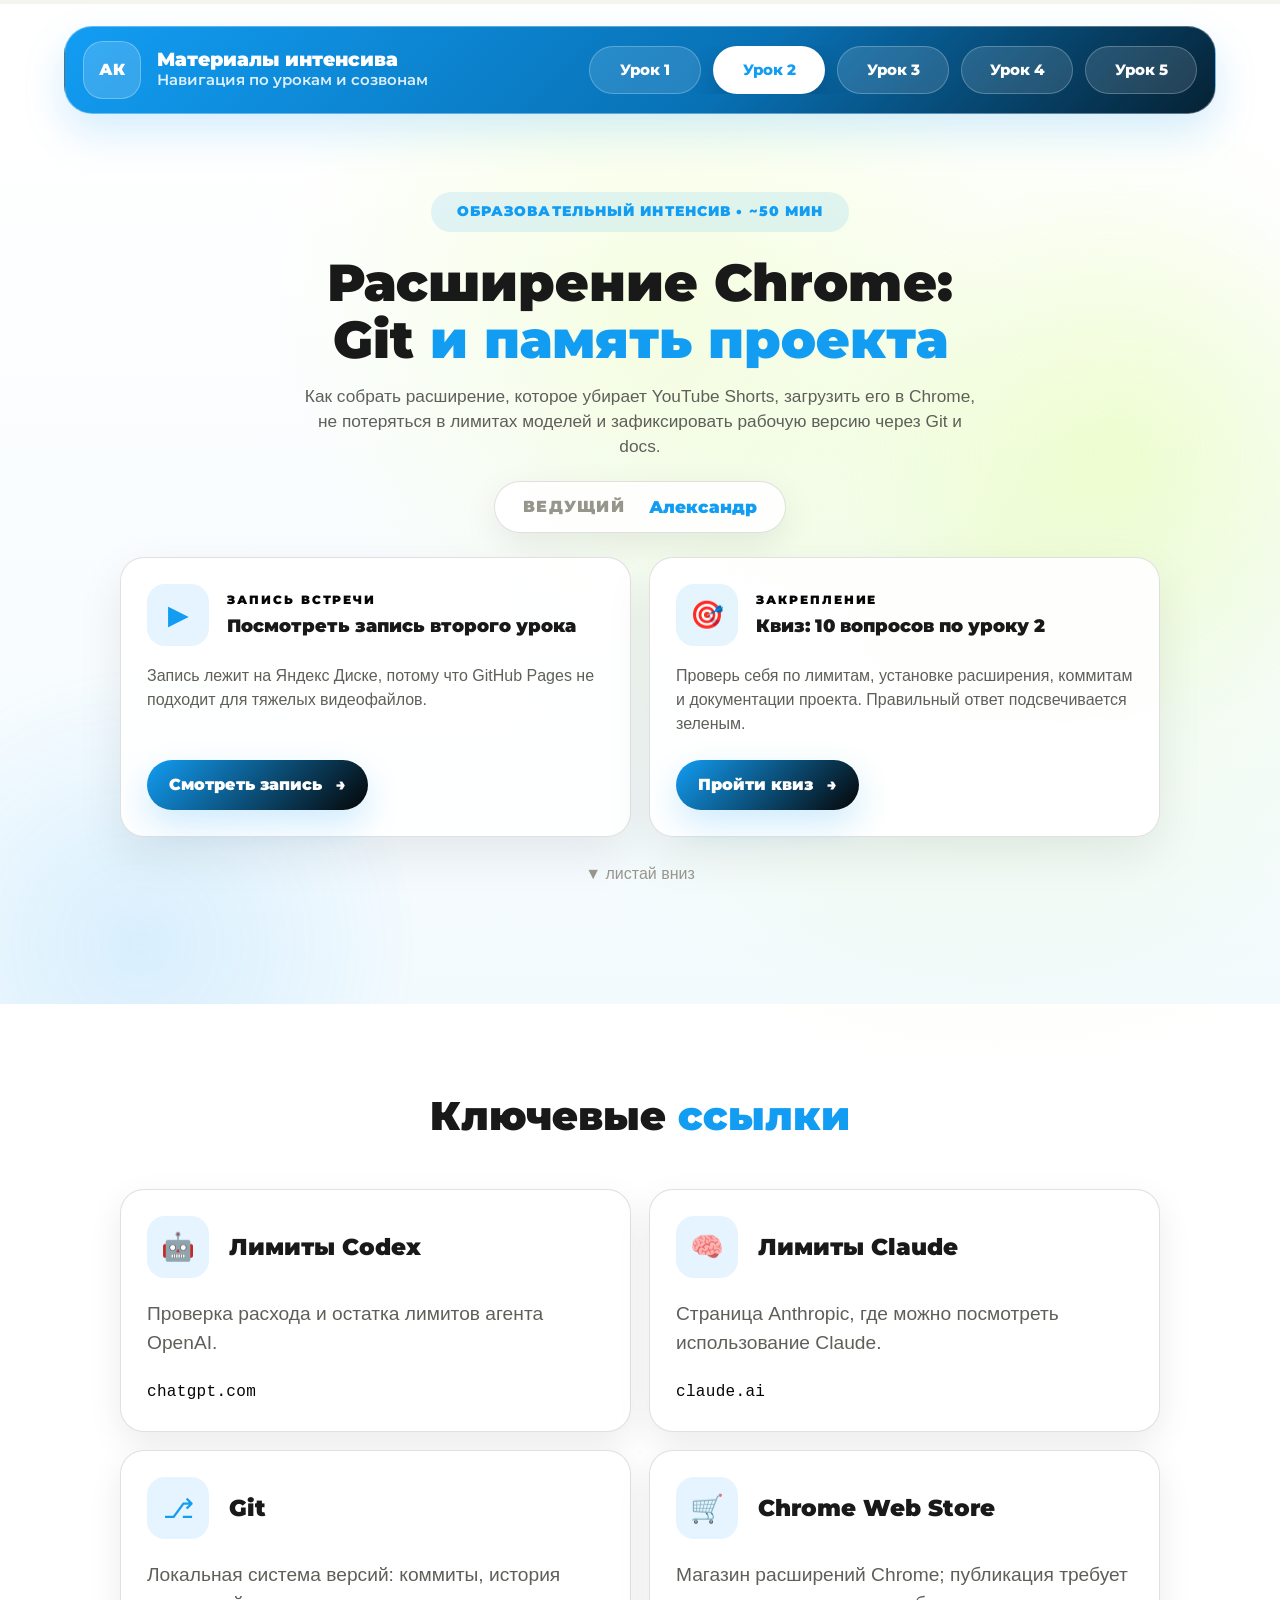
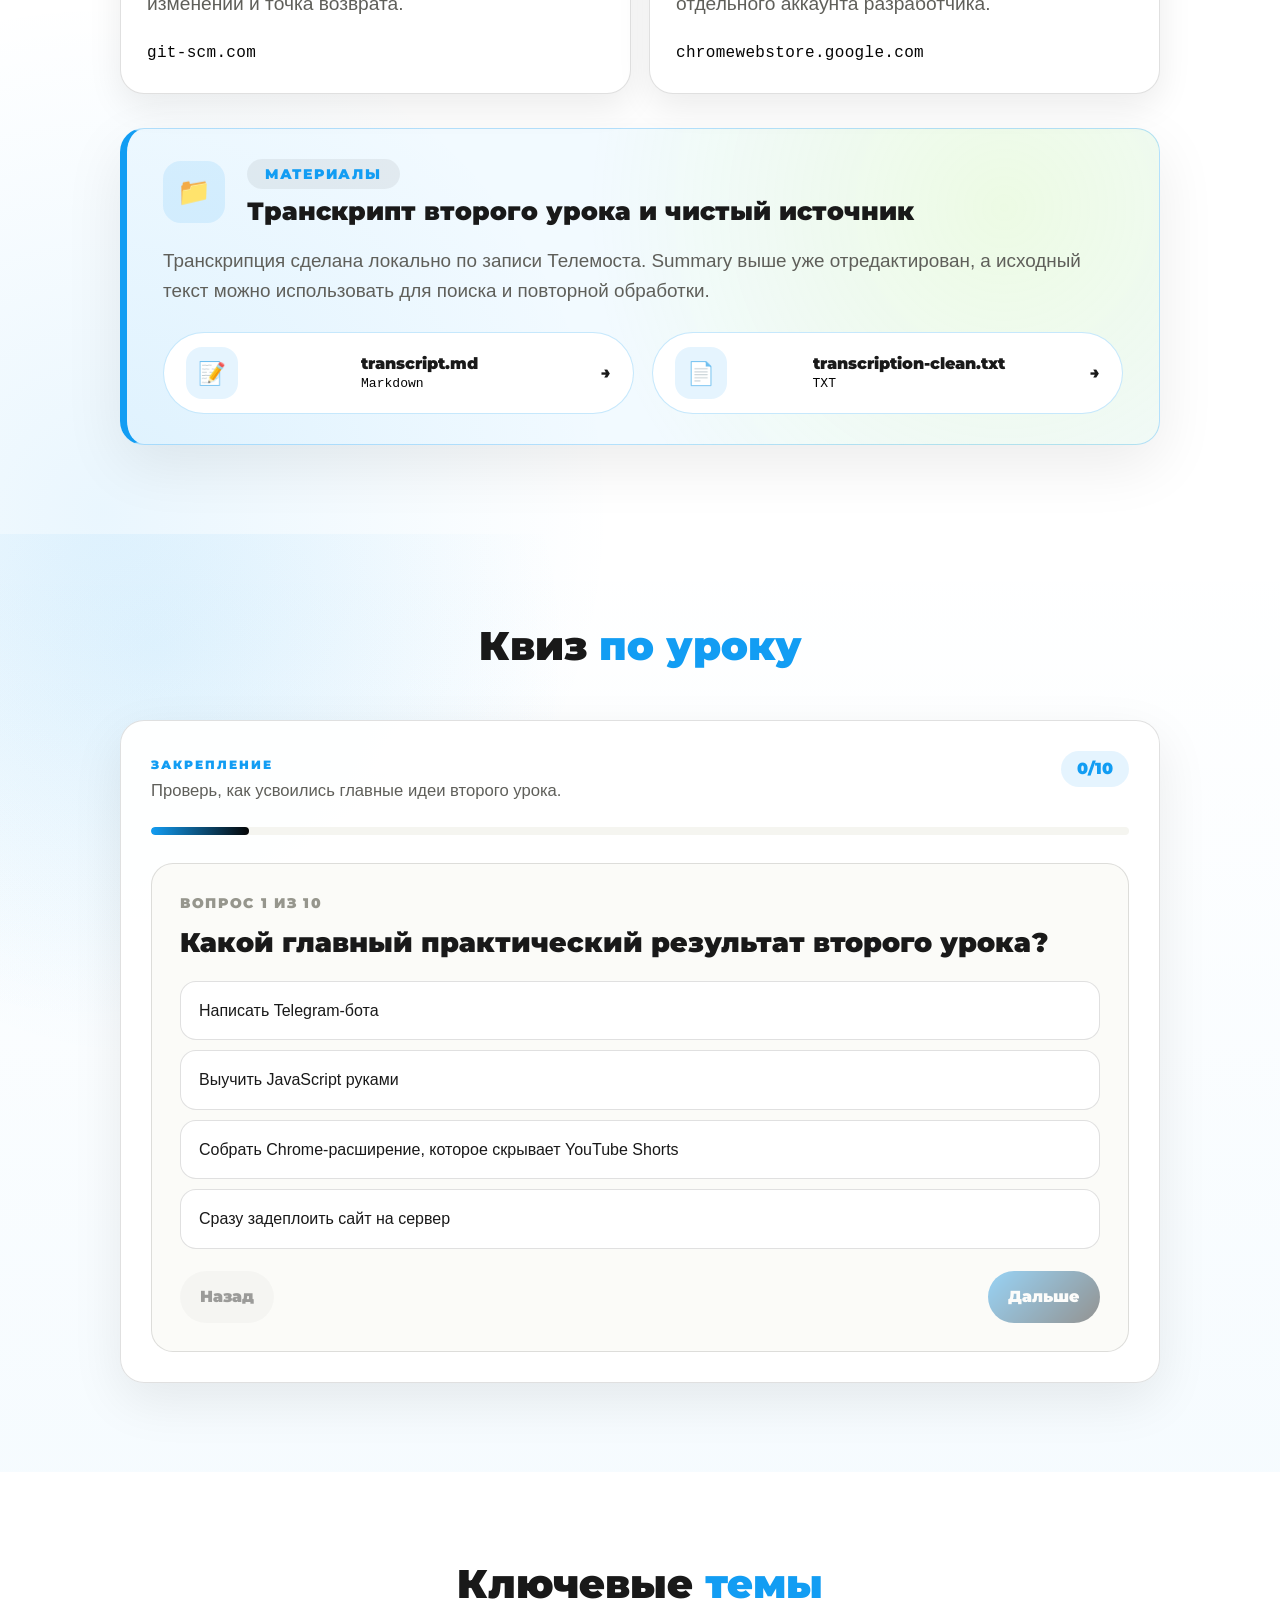
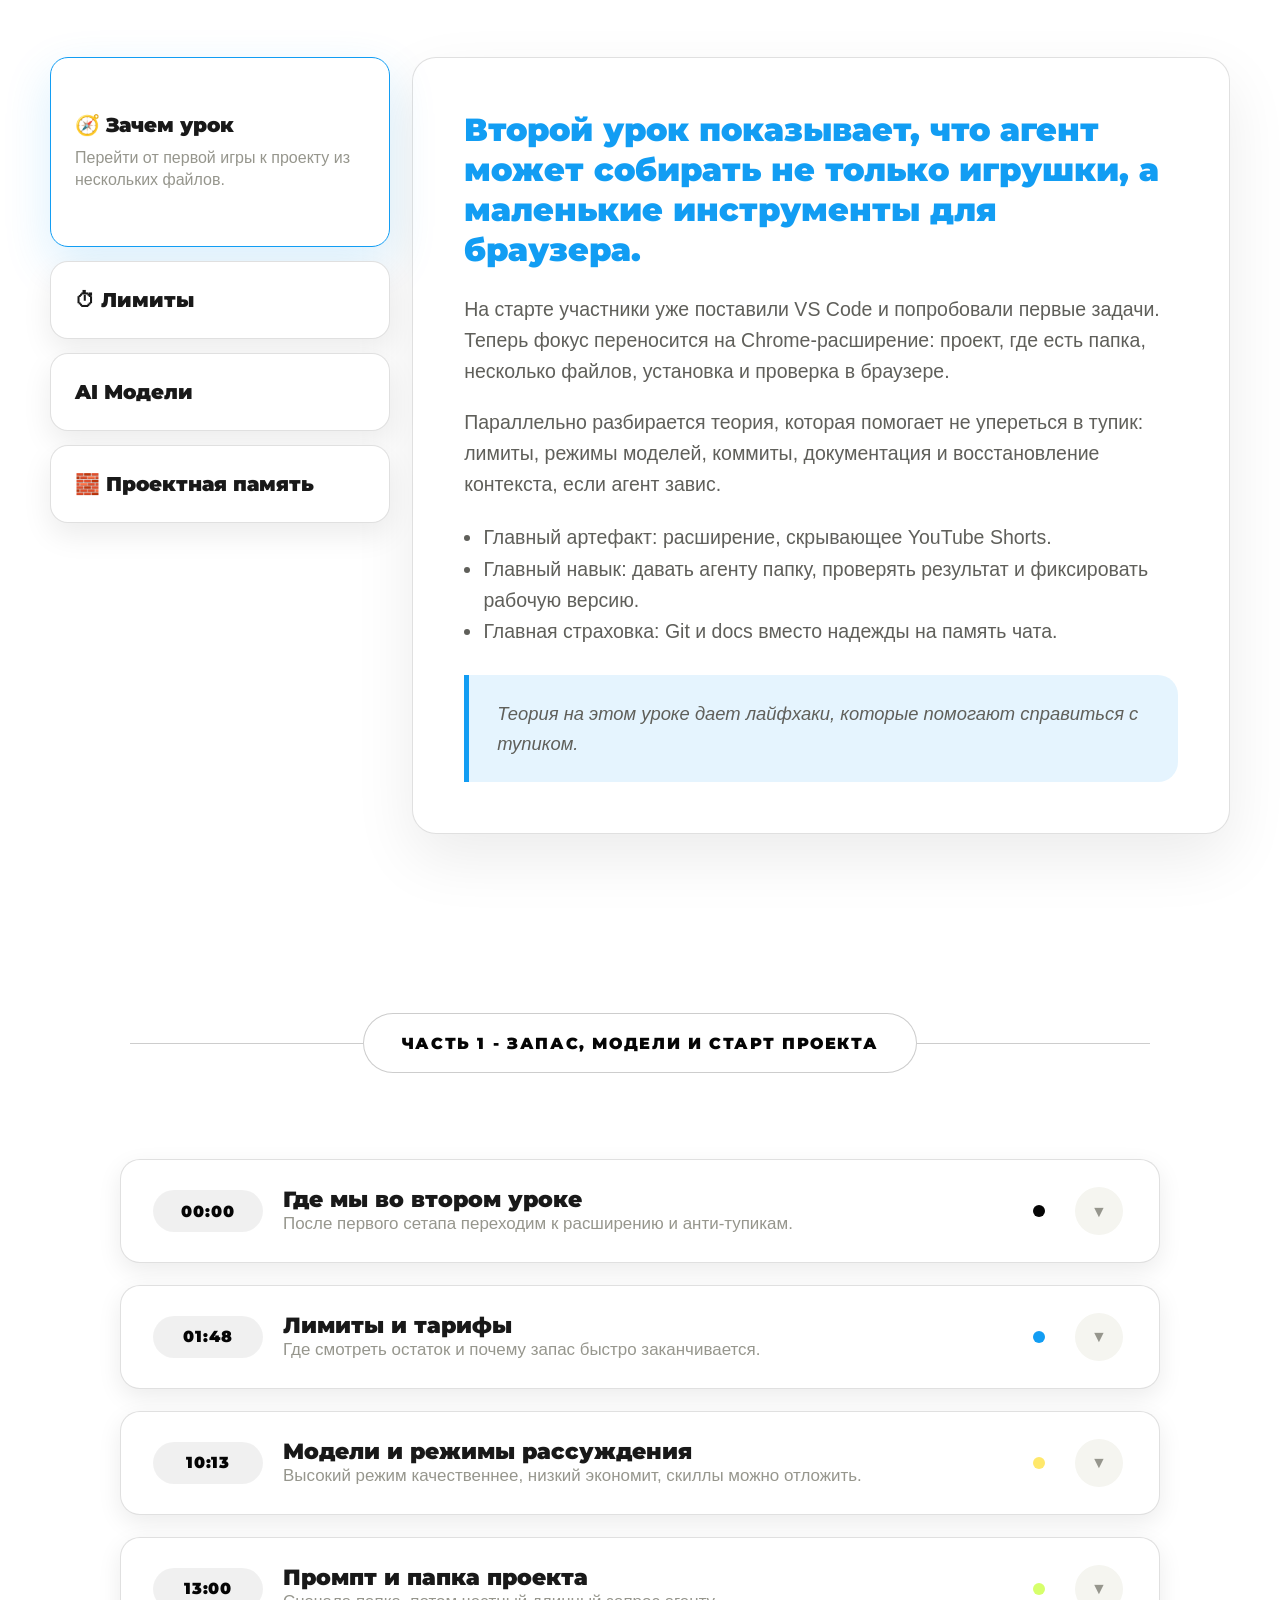
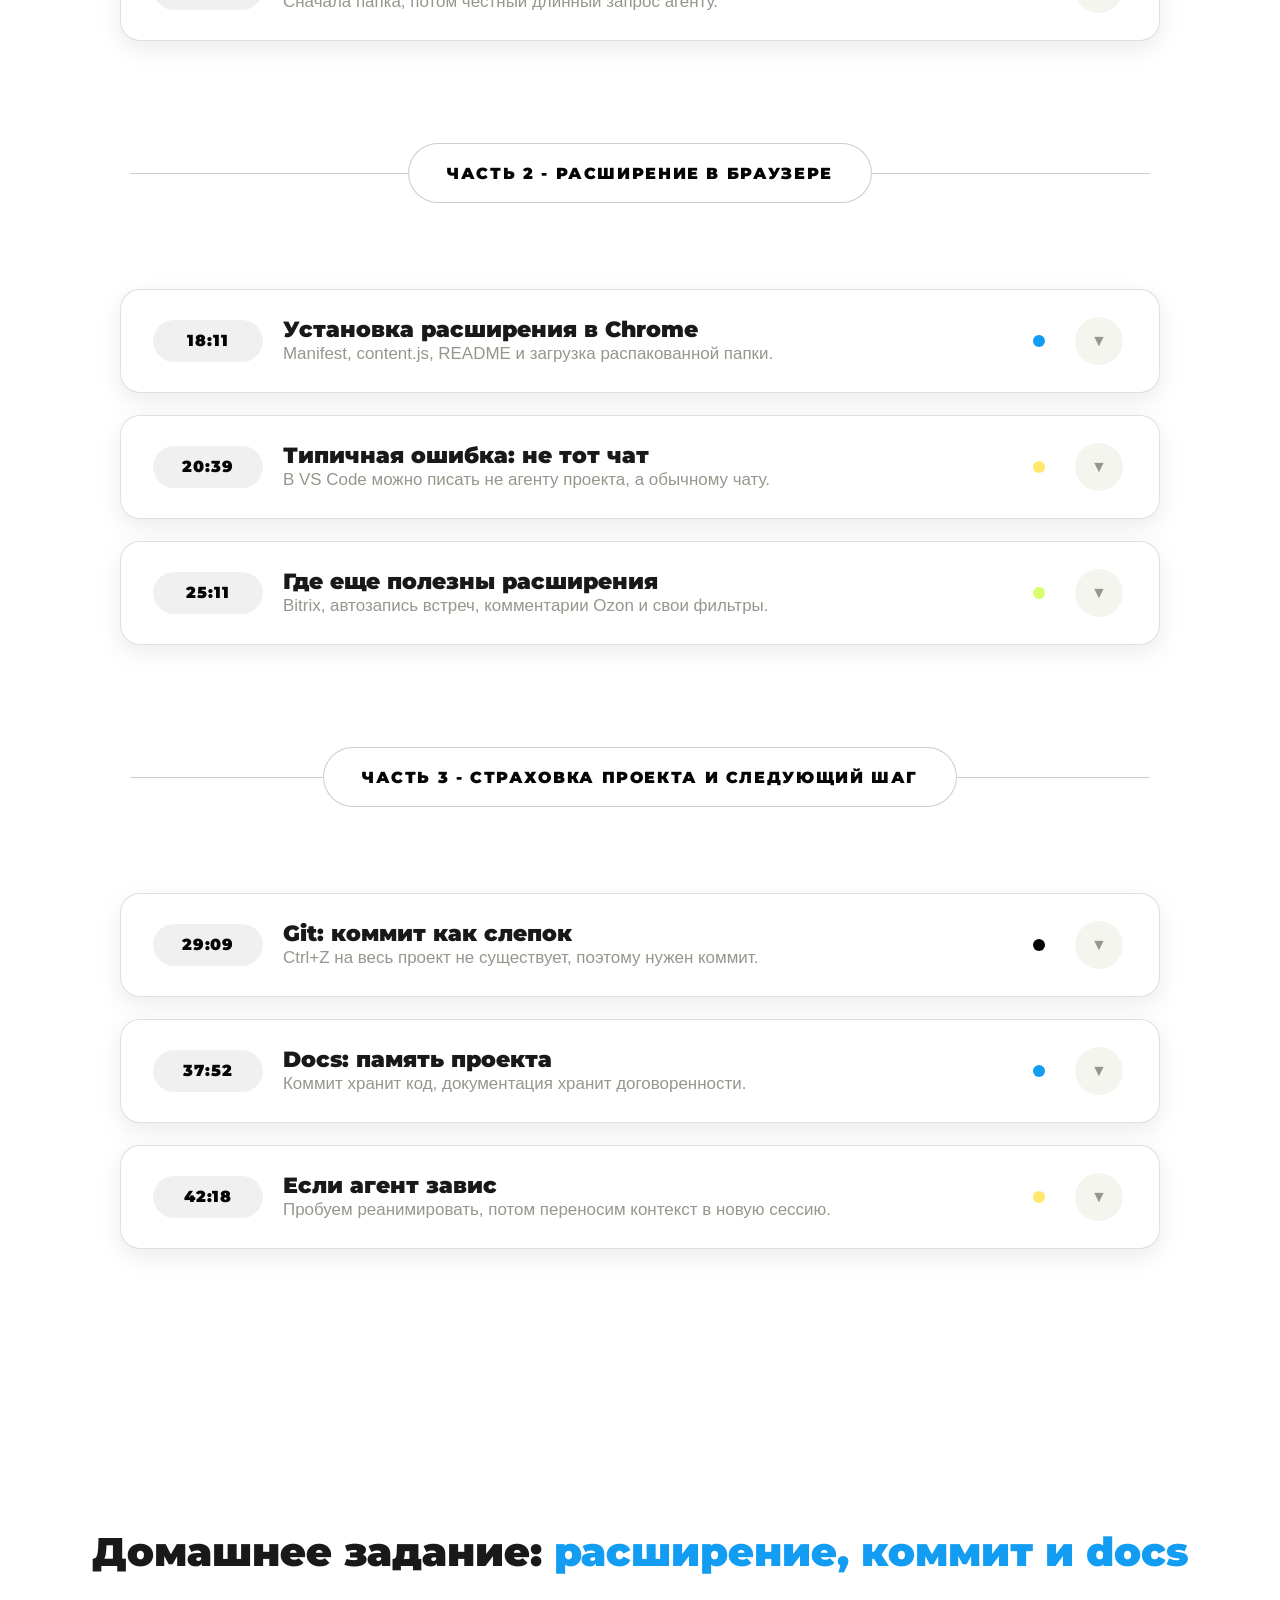
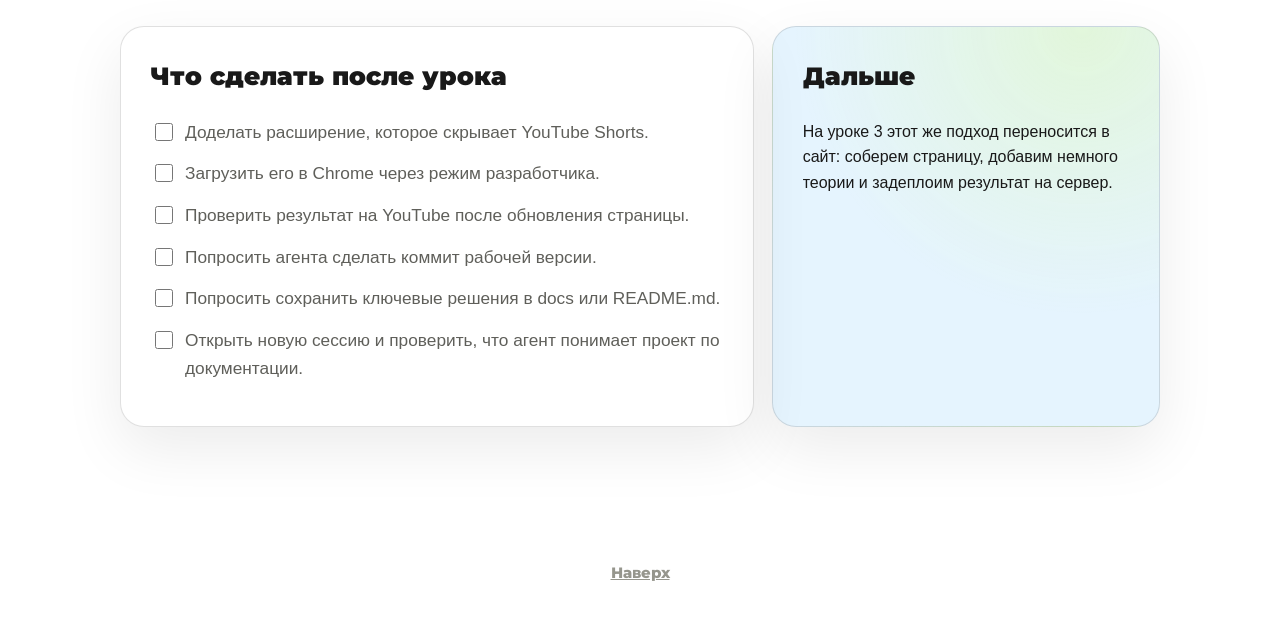
<file: Lessons/lssn_02/index.html>
<!doctype html>
<html lang="ru">
  <head>
    <meta charset="utf-8" />
    <meta name="viewport" content="width=device-width, initial-scale=1" />
    <meta name="robots" content="noindex, nofollow, noarchive" />
    <title>Урок 2 - Chrome-расширение, Git и память проекта</title>
    <meta
      name="description"
      content="Summary второго урока интенсива Александра Кныша: Chrome-расширение для YouTube Shorts, лимиты моделей, установка в Chrome, Git-коммит и документация проекта."
    />
    <link rel="preconnect" href="https://fonts.googleapis.com" />
    <link rel="preconnect" href="https://fonts.gstatic.com" crossorigin />
    <link
      href="https://fonts.googleapis.com/css2?family=Montserrat:wght@600;700;800;900&amp;display=swap"
      rel="stylesheet"
    />
    <style>
      :root {
        --primary: #129df3;
        --primary-hover: #0d8ddd;
        --primary-soft: rgba(18, 157, 243, 0.11);
        --secondary: #d6ff6b;
        --secondary-soft: rgba(214, 255, 107, 0.18);
        --accent: #050505;
        --accent-soft: rgba(5, 5, 5, 0.06);
        --yellow: #ffe86b;
        --yellow-soft: rgba(255, 232, 107, 0.18);
        --dark: #050505;
        --text: #191919;
        --text-soft: #5f5f5a;
        --text-muted: #96968d;
        --bg: #ffffff;
        --surface: #fbfbf8;
        --surface-2: #f5f5f0;
        --border: rgba(5, 5, 5, 0.12);
        --border-hard: rgba(5, 5, 5, 0.2);
        --shadow-10: rgba(5, 5, 5, 0.08);
        --shadow-20: rgba(5, 5, 5, 0.14);
        --radius: 24px;
        --radius-pill: 999px;
        --content-wide: 1180px;
        --content: 1040px;
        --font: Helvetica, "Helvetica Neue", Arial, sans-serif;
        --font-head: "Montserrat", Helvetica, Arial, sans-serif;
        --font-mono: "SFMono-Regular", Consolas, "Liberation Mono", monospace;
      }

      * {
        box-sizing: border-box;
      }

      html {
        scroll-behavior: smooth;
      }

      body {
        margin: 0;
        background:
          radial-gradient(circle at 78% 8%, rgba(214, 255, 107, 0.18), transparent 32rem),
          radial-gradient(circle at 8% 30%, rgba(18, 157, 243, 0.09), transparent 32rem),
          var(--bg);
        color: var(--text);
        font-family: var(--font);
        line-height: 1.6;
        overflow-x: hidden;
        -webkit-font-smoothing: antialiased;
      }

      a {
        color: inherit;
      }

      button {
        font: inherit;
      }

      .progress-bar {
        position: fixed;
        top: 0;
        left: 0;
        z-index: 300;
        width: 100%;
        height: 4px;
        background: var(--surface-2);
      }

      .progress-fill {
        width: 0;
        height: 100%;
        background: linear-gradient(90deg, var(--primary), var(--accent), var(--secondary));
      }

      .lesson-topbar {
        position: sticky;
        top: 10px;
        z-index: 220;
        padding: 16px clamp(18px, 5vw, 96px) 0;
      }

      .lesson-nav-shell {
        width: min(1660px, 100%);
        margin: 0 auto;
        display: flex;
        align-items: center;
        justify-content: space-between;
        gap: 20px;
        padding: 14px 18px;
        border: 1px solid rgba(255, 255, 255, 0.34);
        border-radius: 28px;
        background: linear-gradient(135deg, var(--primary) 0%, #0871b5 58%, var(--dark) 115%);
        color: #fff;
        box-shadow: 0 18px 42px rgba(18, 157, 243, 0.18);
        backdrop-filter: blur(16px);
      }

      .lesson-brand {
        display: flex;
        align-items: center;
        gap: 16px;
        min-width: 0;
        color: inherit;
        text-decoration: none;
      }

      .lesson-brand-mark {
        width: 58px;
        height: 58px;
        flex: 0 0 auto;
        display: grid;
        place-items: center;
        border: 1px solid rgba(255, 255, 255, 0.28);
        border-radius: 20px;
        background: rgba(255, 255, 255, 0.16);
        font-family: var(--font-head);
        font-size: 1rem;
        font-weight: 900;
      }

      .lesson-brand-title,
      .lesson-brand-sub,
      .lesson-nav-link,
      .hero-badge,
      .hero-lead-label,
      .resource-eyebrow,
      .resource-title,
      .section-title,
      .link-title,
      .bundle-eyebrow,
      .bundle-title,
      .overview-card,
      .overview-panel h3,
      .part-divider span,
      .topic-title,
      .topic-time,
      .quotes-button,
      .homework-card h3,
      .footer {
        font-family: var(--font-head);
      }

      .lesson-brand-title {
        display: block;
        font-size: 1.18rem;
        font-weight: 900;
        line-height: 1.1;
      }

      .lesson-brand-sub {
        display: block;
        color: rgba(255, 255, 255, 0.86);
        font-size: 0.92rem;
        font-weight: 600;
        line-height: 1.25;
      }

      .lesson-nav-list {
        display: flex;
        align-items: center;
        justify-content: flex-end;
        gap: 12px;
        overflow-x: auto;
        scrollbar-width: none;
      }

      .lesson-nav-list::-webkit-scrollbar {
        display: none;
      }

      .lesson-nav-link {
        display: inline-flex;
        align-items: center;
        justify-content: center;
        min-width: 112px;
        min-height: 48px;
        flex: 0 0 auto;
        border: 1px solid rgba(255, 255, 255, 0.24);
        border-radius: var(--radius-pill);
        background: rgba(255, 255, 255, 0.12);
        color: #fff;
        padding: 12px 20px;
        font-size: 0.96rem;
        font-weight: 800;
        line-height: 1;
        text-decoration: none;
        transition: background 0.2s ease, color 0.2s ease, transform 0.2s ease;
      }

      .lesson-nav-link:hover {
        background: rgba(255, 255, 255, 0.2);
        transform: translateY(-1px);
      }

      .lesson-nav-link.disabled {
        opacity: 0.55;
        pointer-events: none;
        cursor: default;
      }

      .lesson-nav-link.active {
        background: #fff;
        color: var(--primary);
        box-shadow: 0 12px 28px rgba(5, 5, 5, 0.16);
      }

      .hero {
        position: relative;
        min-height: 100vh;
        padding: 26px 24px 0;
        overflow: hidden;
        text-align: center;
        background:
          radial-gradient(circle at 50% 22%, rgba(214, 255, 107, 0.18), transparent 23rem),
          linear-gradient(180deg, rgba(255, 255, 255, 0) 0%, rgba(18, 157, 243, 0.05) 100%);
      }

      .hero::before,
      .hero::after {
        content: "";
        position: absolute;
        width: 560px;
        height: 560px;
        border-radius: 50%;
        pointer-events: none;
        filter: blur(4px);
      }

      .hero::before {
        top: 70px;
        right: -120px;
        background: radial-gradient(circle, rgba(214, 255, 107, 0.22), transparent 70%);
      }

      .hero::after {
        bottom: -220px;
        left: -140px;
        background: radial-gradient(circle, rgba(18, 157, 243, 0.12), transparent 70%);
      }

      .hero-inner {
        position: relative;
        z-index: 1;
        width: min(var(--content-wide), 100%);
        margin: 0 auto;
        padding-top: 62px;
      }

      .hero-badge {
        display: inline-flex;
        align-items: center;
        justify-content: center;
        min-height: 40px;
        margin-bottom: 22px;
        border-radius: var(--radius-pill);
        background: var(--primary-soft);
        color: var(--primary);
        padding: 10px 26px;
        font-size: 0.86rem;
        font-weight: 900;
        letter-spacing: 0.08em;
        line-height: 1;
        text-transform: uppercase;
      }

      h1,
      h2,
      h3,
      p {
        margin-top: 0;
      }

      .hero h1 {
        max-width: 1260px;
        margin: 0 auto 16px;
        color: var(--text);
        font-family: var(--font-head);
        font-size: clamp(2.55rem, 4.05vw, 4.55rem);
        font-weight: 900;
        line-height: 1.1;
        letter-spacing: 0;
      }

      .accent {
        color: var(--primary);
      }

      .accent-warm {
        color: var(--primary);
      }

      .hero-subtitle {
        max-width: 680px;
        margin: 0 auto 22px;
        color: var(--text-soft);
        font-size: clamp(1.05rem, 1.35vw, 1.42rem);
        line-height: 1.45;
      }

      .hero-lead {
        width: fit-content;
        min-width: 260px;
        min-height: 52px;
        display: inline-flex;
        align-items: center;
        justify-content: center;
        gap: 24px;
        margin: 0 auto 24px;
        border: 1px solid var(--border);
        border-radius: var(--radius-pill);
        background: rgba(255, 255, 255, 0.86);
        padding: 11px 28px;
        box-shadow: 0 12px 36px var(--shadow-10);
        text-decoration: none;
      }

      .hero-lead-label {
        color: var(--text-muted);
        font-size: 1rem;
        font-weight: 900;
        letter-spacing: 0.08em;
        text-transform: uppercase;
      }

      .hero-lead-name {
        color: var(--primary);
        font-family: var(--font-head);
        font-size: 1.08rem;
        font-weight: 900;
      }

      .hero-actions {
        display: grid;
        grid-template-columns: repeat(2, minmax(0, 1fr));
        gap: 18px;
        width: min(var(--content), 100%);
        margin: 0 auto;
        text-align: left;
      }

      .resource-card {
        min-height: 280px;
        display: flex;
        flex-direction: column;
        align-items: flex-start;
        border: 1px solid var(--border);
        border-radius: 24px;
        background: rgba(255, 255, 255, 0.9);
        padding: 26px;
        box-shadow: 0 18px 48px var(--shadow-10);
      }

      .resource-head {
        display: flex;
        align-items: center;
        gap: 18px;
        margin-bottom: 18px;
      }

      .icon-tile {
        width: 62px;
        height: 62px;
        flex: 0 0 auto;
        display: grid;
        place-items: center;
        border-radius: 18px;
        background: var(--primary-soft);
        color: var(--primary);
        font-size: 1.7rem;
      }

      .resource-eyebrow {
        display: block;
        margin-bottom: 8px;
        color: var(--accent);
        font-size: 0.76rem;
        font-weight: 900;
        letter-spacing: 0.16em;
        line-height: 1;
        text-transform: uppercase;
      }

      .resource-title {
        margin: 0;
        color: var(--text);
        font-size: clamp(1.12rem, 1.42vw, 1.42rem);
        font-weight: 900;
        line-height: 1.18;
      }

      .resource-card p {
        margin-bottom: 22px;
        color: var(--text-soft);
        font-size: clamp(1rem, 1.16vw, 1.18rem);
        line-height: 1.5;
      }

      .resource-link,
      .bundle-action {
        display: inline-flex;
        align-items: center;
        justify-content: center;
        gap: 14px;
        min-height: 50px;
        margin-top: auto;
        border: 0;
        border-radius: var(--radius-pill);
        background: linear-gradient(135deg, var(--primary), var(--dark));
        color: #fff;
        padding: 14px 22px;
        font-family: var(--font-head);
        font-size: 0.98rem;
        font-weight: 900;
        line-height: 1;
        text-decoration: none;
        box-shadow: 0 14px 34px rgba(18, 157, 243, 0.2);
      }

      .scroll-hint {
        margin: 24px 0 34px;
        color: var(--text-muted);
        font-size: 1rem;
        animation: scrollHintFloat 1.8s ease-in-out infinite;
      }

      @keyframes scrollHintFloat {
        0%,
        100% {
          opacity: 0.58;
          transform: translateY(0);
        }

        50% {
          opacity: 1;
          transform: translateY(8px);
        }
      }

      .section {
        padding: clamp(62px, 7vw, 96px) 24px;
      }

      .section-title {
        margin: 0 auto clamp(32px, 4vw, 52px);
        color: var(--text);
        font-size: clamp(2rem, 3.1vw, 3.25rem);
        font-weight: 900;
        line-height: 1.12;
        text-align: center;
      }

      .section-title .accent,
      .section-title .accent-warm {
        font-weight: 900;
      }

      .recording-card,
      .video-stage {
        width: min(var(--content), 100%);
        margin: 0 auto;
        border-radius: 28px;
        background: var(--surface-2);
        padding: 22px;
        box-shadow: 0 32px 82px var(--shadow-10);
      }

      .recording-card {
        display: flex;
        align-items: center;
        justify-content: space-between;
        gap: 24px;
        background:
          radial-gradient(circle at 90% 0%, rgba(214, 255, 107, 0.2), transparent 18rem),
          #fff;
        padding: clamp(28px, 4vw, 44px);
      }

      .recording-card p {
        max-width: 640px;
        margin: 0;
        color: var(--text-soft);
        font-size: 1.18rem;
        line-height: 1.5;
      }

      .video-frame {
        overflow: hidden;
        border: 4px solid #fff;
        border-radius: 18px;
        background: #1c1c2a;
      }

      .video-frame video {
        display: block;
        width: 100%;
        aspect-ratio: 16 / 9;
        background: #1c1c2a;
      }

      .video-toolbar {
        display: flex;
        align-items: center;
        justify-content: space-between;
        gap: 18px;
        padding: 18px 6px 2px;
      }

      .video-switcher {
        display: flex;
        flex-wrap: wrap;
        gap: 10px;
      }

      .video-switcher button,
      .video-tool {
        min-height: 54px;
        border: 0;
        border-radius: 16px;
        background: #e9ecf6;
        color: #506090;
        padding: 12px 18px;
        font-family: var(--font-head);
        font-weight: 900;
        cursor: pointer;
      }

      .video-switcher button.active {
        background: var(--primary);
        color: #fff;
      }

      .links-grid {
        width: min(var(--content), 100%);
        margin: 0 auto;
        display: grid;
        grid-template-columns: repeat(2, minmax(0, 1fr));
        gap: 18px;
      }

      .link-card {
        min-height: 200px;
        display: flex;
        flex-direction: column;
        border: 1px solid var(--border);
        border-radius: 24px;
        background: #fff;
        padding: 26px;
        box-shadow: 0 12px 34px var(--shadow-10);
        text-decoration: none;
      }

      .link-head {
        display: flex;
        align-items: center;
        gap: 20px;
        margin-bottom: 22px;
      }

      .link-title {
        color: var(--text);
        font-size: 1.42rem;
        font-weight: 900;
        line-height: 1.15;
      }

      .link-card p {
        margin-bottom: 22px;
        color: var(--text-soft);
        font-size: 1.2rem;
        line-height: 1.5;
      }

      .link-host {
        margin-top: auto;
        color: var(--accent);
        font-family: var(--font-mono);
        font-size: 1rem;
        letter-spacing: 0.02em;
      }

      .bundle-card {
        width: min(var(--content), 100%);
        margin: 34px auto 0;
        border: 1px solid rgba(18, 157, 243, 0.28);
        border-left: 7px solid var(--primary);
        border-radius: 24px;
        background:
          radial-gradient(circle at 85% 25%, rgba(214, 255, 107, 0.18), transparent 26rem),
          rgba(18, 157, 243, 0.05);
        padding: 30px 36px;
        box-shadow: 0 20px 60px var(--shadow-10);
      }

      .bundle-top {
        display: flex;
        align-items: center;
        gap: 22px;
        margin-bottom: 20px;
      }

      .bundle-eyebrow {
        display: inline-flex;
        margin-bottom: 8px;
        border-radius: var(--radius-pill);
        background: var(--accent-soft);
        color: var(--primary);
        padding: 8px 18px;
        font-size: 0.9rem;
        font-weight: 900;
        letter-spacing: 0.12em;
        line-height: 1;
        text-transform: uppercase;
      }

      .bundle-title {
        margin: 0;
        color: var(--text);
        font-size: 1.55rem;
        font-weight: 900;
        line-height: 1.15;
      }

      .bundle-card p {
        color: var(--text-soft);
        font-size: 1.18rem;
      }

      .bundle-actions {
        display: grid;
        grid-template-columns: repeat(2, minmax(0, 1fr));
        gap: 18px;
        margin-top: 26px;
      }

      .bundle-action {
        justify-content: space-between;
        min-height: 78px;
        background: #fff;
        color: var(--text);
        border: 1px solid rgba(18, 157, 243, 0.24);
        box-shadow: none;
      }

      .bundle-action .icon-tile {
        width: 52px;
        height: 52px;
        border-radius: 16px;
        font-size: 1.4rem;
      }

      .bundle-action small {
        display: block;
        margin-top: 5px;
        color: var(--accent);
        font-family: var(--font-mono);
        font-weight: 500;
      }

      .overview-layout {
        width: min(var(--content-wide), 100%);
        margin: 0 auto;
        display: grid;
        grid-template-columns: minmax(260px, 340px) minmax(0, 1fr);
        gap: 22px;
        align-items: start;
      }

      .overview-grid {
        position: sticky;
        top: 136px;
        display: grid;
        gap: 14px;
      }

      .overview-card {
        min-height: 78px;
        border: 1px solid var(--border);
        border-radius: 18px;
        background: #fff;
        color: var(--text);
        padding: 20px 24px;
        text-align: left;
        box-shadow: 0 12px 30px var(--shadow-10);
        cursor: pointer;
      }

      .overview-card strong {
        display: block;
        font-size: 1.25rem;
        font-weight: 900;
        line-height: 1.15;
      }

      .overview-card span {
        display: none;
        margin-top: 10px;
        color: var(--text-muted);
        font-family: var(--font);
        font-size: 1rem;
        font-weight: 400;
        line-height: 1.35;
      }

      .overview-card.active {
        min-height: 190px;
        border-color: var(--primary);
        box-shadow: 0 18px 48px rgba(18, 157, 243, 0.16);
      }

      .overview-card.active span {
        display: block;
      }

      .overview-panel {
        display: none;
        min-height: 430px;
        border: 1px solid var(--border);
        border-radius: 24px;
        background: #fff;
        padding: clamp(34px, 4vw, 54px);
        box-shadow: 0 24px 62px var(--shadow-10);
      }

      .overview-panel.active {
        display: block;
      }

      .overview-panel h3 {
        margin-bottom: 24px;
        color: var(--primary);
        font-size: clamp(1.7rem, 2.5vw, 2.55rem);
        font-weight: 900;
        line-height: 1.25;
      }

      .overview-panel p,
      .overview-panel li {
        color: var(--text-soft);
        font-size: 1.22rem;
      }

      .overview-panel ul {
        margin: 22px 0;
        padding-left: 1.2em;
      }

      .overview-quote {
        margin-top: 28px;
        border-left: 5px solid var(--primary);
        border-radius: 0 20px 20px 0;
        background: var(--primary-soft);
        color: var(--text-soft);
        padding: 24px 28px;
        font-size: 1.15rem;
        font-style: italic;
      }

      .part-divider {
        width: min(1020px, calc(100% - 48px));
        margin: 0 auto 86px;
        display: flex;
        align-items: center;
        gap: 0;
      }

      .part-divider::before,
      .part-divider::after {
        content: "";
        height: 1px;
        flex: 1;
        background: var(--border-hard);
      }

      .part-divider span {
        display: inline-flex;
        align-items: center;
        justify-content: center;
        min-height: 60px;
        border: 1px solid var(--border-hard);
        border-radius: var(--radius-pill);
        background: #fff;
        color: var(--accent);
        padding: 16px 38px;
        font-size: 1.02rem;
        font-weight: 900;
        letter-spacing: 0.1em;
        line-height: 1;
        text-align: center;
        text-transform: uppercase;
      }

      .timeline {
        width: min(var(--content), 100%);
        margin: 0 auto clamp(82px, 8vw, 130px);
        display: grid;
        gap: 22px;
      }

      .topic {
        border: 1px solid var(--border);
        border-radius: 20px;
        background: #fff;
        box-shadow: 0 8px 24px var(--shadow-10);
        overflow: hidden;
      }

      .topic-header {
        display: grid;
        grid-template-columns: 110px minmax(0, 1fr) 22px 52px;
        align-items: center;
        gap: 20px;
        width: 100%;
        border: 0;
        background: transparent;
        padding: 26px 32px;
        text-align: left;
        cursor: pointer;
      }

      .topic-time {
        display: inline-flex;
        align-items: center;
        justify-content: center;
        min-height: 42px;
        border-radius: var(--radius-pill);
        background: var(--accent-soft);
        color: var(--accent);
        font-size: 1rem;
        font-weight: 900;
        letter-spacing: 0.06em;
      }

      .topic-title {
        display: block;
        color: var(--text);
        font-size: 1.35rem;
        font-weight: 900;
        line-height: 1.25;
      }

      .topic-preview {
        display: block;
        color: var(--text-muted);
        font-size: 1.06rem;
        line-height: 1.35;
      }

      .topic-dot {
        width: 12px;
        height: 12px;
        border-radius: 50%;
        background: var(--primary);
      }

      .topic-toggle {
        width: 48px;
        height: 48px;
        display: grid;
        place-items: center;
        border-radius: 50%;
        background: var(--surface-2);
        color: var(--text-muted);
        font-size: 1rem;
      }

      .topic-body {
        display: none;
        padding: 0 32px 32px 162px;
      }

      .topic.open .topic-body {
        display: block;
      }

      .topic-content {
        color: var(--text-soft);
        font-size: 1.12rem;
      }

      .topic-content ul {
        padding-left: 1.2em;
      }

      .topic-quote {
        margin: 24px 0;
        border-left: 5px solid var(--primary);
        border-radius: 0 18px 18px 0;
        background: var(--primary-soft);
        padding: 20px 24px;
        color: var(--text-soft);
        font-size: 1.08rem;
        font-style: italic;
      }

      .quotes-button {
        min-height: 52px;
        border: 0;
        border-radius: var(--radius-pill);
        background: linear-gradient(135deg, var(--primary), var(--dark));
        color: #fff;
        padding: 14px 22px;
        font-weight: 900;
        cursor: pointer;
      }

      .homework-grid {
        width: min(var(--content), 100%);
        margin: 0 auto;
        display: grid;
        grid-template-columns: minmax(0, 0.62fr) minmax(320px, 0.38fr);
        gap: 18px;
      }

      .homework-card {
        border: 1px solid var(--border);
        border-radius: 24px;
        background: #fff;
        padding: 30px;
        box-shadow: 0 22px 60px var(--shadow-10);
      }

      .homework-card h3 {
        margin-bottom: 22px;
        color: var(--text);
        font-size: 1.55rem;
        font-weight: 900;
      }

      .homework-card label {
        display: grid;
        grid-template-columns: 22px minmax(0, 1fr);
        gap: 12px;
        margin-bottom: 14px;
        color: var(--text-soft);
        font-size: 1.08rem;
      }

      .homework-card input {
        width: 18px;
        height: 18px;
        margin-top: 4px;
        accent-color: var(--primary);
      }

      .homework-card.next {
        background:
          radial-gradient(circle at 80% 0%, rgba(214, 255, 107, 0.24), transparent 18rem),
          var(--primary-soft);
      }

      .quiz-section {
        background:
          radial-gradient(circle at 12% 12%, rgba(18, 157, 243, 0.08), transparent 26rem),
          linear-gradient(180deg, rgba(255, 255, 255, 0), rgba(18, 157, 243, 0.04));
      }

      .quiz-shell {
        width: min(var(--content), 100%);
        margin: 0 auto;
        border: 1px solid var(--border);
        border-radius: 24px;
        background: rgba(255, 255, 255, 0.94);
        padding: clamp(22px, 2.6vw, 30px);
        box-shadow: 0 18px 52px var(--shadow-10);
      }

      .quiz-top {
        display: flex;
        align-items: flex-start;
        justify-content: space-between;
        gap: 18px;
        margin-bottom: 24px;
      }

      .quiz-kicker,
      .quiz-score,
      .quiz-question-count,
      .quiz-nav button {
        font-family: var(--font-head);
      }

      .quiz-kicker {
        display: inline-flex;
        margin-bottom: 8px;
        color: var(--primary);
        font-size: 0.78rem;
        font-weight: 900;
        letter-spacing: 0.16em;
        line-height: 1;
        text-transform: uppercase;
      }

      .quiz-top p {
        max-width: 620px;
        margin: 0;
        color: var(--text-soft);
        font-size: 1.04rem;
        line-height: 1.45;
      }

      .quiz-score {
        flex: 0 0 auto;
        border-radius: var(--radius-pill);
        background: var(--primary-soft);
        color: var(--primary);
        padding: 10px 16px;
        font-weight: 900;
        line-height: 1;
      }

      .quiz-progress {
        height: 8px;
        overflow: hidden;
        border-radius: var(--radius-pill);
        background: var(--surface-2);
        margin-bottom: 28px;
      }

      .quiz-progress span {
        display: block;
        width: 0;
        height: 100%;
        border-radius: inherit;
        background: linear-gradient(90deg, var(--primary), var(--dark));
        transition: width 0.24s ease;
      }

      .quiz-card {
        border: 1px solid var(--border);
        border-radius: 22px;
        background: var(--surface);
        padding: clamp(20px, 2.6vw, 28px);
      }

      .quiz-question-count {
        display: block;
        margin-bottom: 12px;
        color: var(--text-muted);
        font-size: 0.88rem;
        font-weight: 900;
        letter-spacing: 0.12em;
        text-transform: uppercase;
      }

      .quiz-question {
        margin: 0 0 22px;
        color: var(--text);
        font-family: var(--font-head);
        font-size: clamp(1.35rem, 2.1vw, 2rem);
        font-weight: 900;
        line-height: 1.18;
      }

      .quiz-options {
        display: grid;
        gap: 10px;
      }

      .quiz-option {
        width: 100%;
        border: 1px solid var(--border);
        border-radius: 16px;
        background: #fff;
        color: var(--text);
        padding: 16px 18px;
        text-align: left;
        cursor: pointer;
        transition: border-color 0.2s ease, background 0.2s ease, transform 0.2s ease;
      }

      .quiz-option:hover {
        border-color: rgba(18, 157, 243, 0.36);
        transform: translateY(-1px);
      }

      .quiz-option.is-correct {
        border-color: rgba(20, 160, 92, 0.48);
        background: rgba(20, 160, 92, 0.1);
      }

      .quiz-option.is-wrong {
        border-color: rgba(220, 50, 50, 0.38);
        background: rgba(220, 50, 50, 0.08);
      }

      .quiz-explain {
        display: block;
        margin-top: 8px;
        color: var(--text-soft);
        font-size: 0.96rem;
        line-height: 1.4;
      }

      .quiz-nav {
        display: flex;
        justify-content: space-between;
        gap: 12px;
        margin-top: 22px;
      }

      .quiz-nav button {
        min-height: 48px;
        border: 0;
        border-radius: var(--radius-pill);
        background: var(--accent-soft);
        color: var(--text);
        padding: 13px 20px;
        font-weight: 900;
        cursor: pointer;
      }

      .quiz-nav button:last-child {
        background: linear-gradient(135deg, var(--primary), var(--dark));
        color: #fff;
      }

      .quiz-nav button:disabled {
        opacity: 0.42;
        cursor: not-allowed;
      }

      .quiz-result {
        text-align: center;
      }

      .quiz-result h3 {
        margin: 0 0 14px;
        color: var(--text);
        font-family: var(--font-head);
        font-size: clamp(1.8rem, 3vw, 3rem);
        font-weight: 900;
        line-height: 1.15;
      }

      .quiz-result p {
        max-width: 620px;
        margin: 0 auto 24px;
        color: var(--text-soft);
        font-size: 1.12rem;
      }

      .modal-layer {
        position: fixed;
        inset: 0;
        z-index: 400;
        display: none;
        align-items: center;
        justify-content: center;
        background: rgba(5, 5, 5, 0.58);
        padding: 24px;
      }

      .modal-layer.active {
        display: flex;
      }

      .modal {
        width: min(780px, 100%);
        max-height: 86vh;
        overflow: auto;
        border-radius: 24px;
        background: #fff;
        box-shadow: 0 30px 80px rgba(5, 5, 5, 0.26);
      }

      .modal-head {
        position: sticky;
        top: 0;
        display: flex;
        align-items: center;
        justify-content: space-between;
        gap: 20px;
        background: linear-gradient(135deg, var(--primary), var(--dark));
        color: #fff;
        padding: 22px 26px;
      }

      .modal-head h3 {
        margin: 0;
        font-family: var(--font-head);
        font-size: 1.4rem;
        font-weight: 900;
        line-height: 1.2;
      }

      .modal-close {
        width: 42px;
        height: 42px;
        flex: 0 0 auto;
        border: 0;
        border-radius: 50%;
        background: rgba(255, 255, 255, 0.2);
        color: #fff;
        cursor: pointer;
        font-family: var(--font-head);
        font-weight: 900;
      }

      .modal-body {
        padding: 28px;
      }

      .quote-item,
      .thesis-item {
        display: grid;
        grid-template-columns: 88px minmax(0, 1fr);
        gap: 14px;
        margin-bottom: 14px;
        border: 1px solid var(--border);
        border-radius: 16px;
        background: var(--surface);
        padding: 16px;
      }

      .quote-item time,
      .thesis-item span:first-child {
        color: var(--accent);
        font-family: var(--font-head);
        font-weight: 900;
      }

      .thesis-item {
        grid-template-columns: 34px minmax(0, 1fr);
        background: var(--primary-soft);
      }

      .footer {
        padding: 44px 24px 54px;
        color: var(--text-muted);
        font-size: 0.95rem;
        font-weight: 800;
        text-align: center;
      }

      @media (max-width: 980px) {
        .lesson-nav-shell,
        .overview-layout,
        .homework-grid {
          grid-template-columns: 1fr;
        }

        .lesson-nav-shell {
          flex-direction: column;
          align-items: flex-start;
          border-radius: 28px;
        }

        .lesson-nav-list {
          width: 100%;
          justify-content: flex-start;
        }

        .hero {
          padding-top: 70px;
        }

        .hero-actions,
        .links-grid,
        .bundle-actions {
          grid-template-columns: 1fr;
        }

        .overview-grid {
          position: static;
        }

        .topic-header {
          grid-template-columns: 94px minmax(0, 1fr) 18px 44px;
          padding: 22px;
        }

        .topic-body {
          padding: 0 22px 26px;
        }
      }

      @media (max-width: 620px) {
        .lesson-topbar {
          position: static;
          top: 8px;
          padding: 10px 10px 0;
        }

        .lesson-nav-shell {
          width: min(100%, calc(100vw - 20px));
          max-width: calc(100vw - 20px);
          flex-direction: column;
          align-items: stretch;
          gap: 14px;
          padding: 14px;
          border-radius: 22px;
          overflow: hidden;
        }

        .lesson-brand,
        .lesson-nav-list {
          min-width: 0;
          max-width: 100%;
        }

        .lesson-brand {
          width: 100%;
        }

        .lesson-brand-mark {
          width: 46px;
          height: 46px;
          border-radius: 16px;
          font-size: 0.86rem;
        }

        .lesson-brand-title {
          font-size: 1rem;
        }

        .lesson-brand-sub {
          display: none;
        }

        .lesson-nav-list {
          display: grid;
          grid-template-columns: repeat(2, minmax(0, 1fr));
          gap: 8px;
          overflow: visible;
        }

        .lesson-nav-link {
          min-width: 0;
          width: 100%;
          min-height: 38px;
          padding: 10px 12px;
          font-size: 0.78rem;
        }

        .hero {
          min-height: auto;
          padding: 48px 14px 0;
          overflow: hidden;
        }

        .hero-inner {
          width: 100%;
          max-width: 100%;
          padding-top: 28px;
        }

        .hero-badge {
          max-width: 100%;
          min-height: 42px;
          margin-bottom: 24px;
          padding: 12px 20px;
          font-size: 0.72rem;
          line-height: 1.25;
          text-align: center;
        }

        .hero h1 {
          max-width: 100%;
          margin-bottom: 18px;
          font-size: clamp(1.58rem, 7.2vw, 2.18rem);
          line-height: 1.1;
          overflow-wrap: anywhere;
          word-break: break-word;
        }

        .hero h1 .accent {
          overflow-wrap: anywhere;
          word-break: break-word;
        }

        .hero-subtitle {
          margin-bottom: 26px;
          font-size: 1.04rem;
          overflow-wrap: break-word;
        }

        .hero-lead {
          min-width: 0;
          width: 100%;
          min-height: 58px;
          gap: 14px;
          padding: 14px 18px;
        }

        .hero-actions {
          gap: 18px;
        }

        .resource-card {
          min-height: auto;
          padding: 24px;
        }

        .resource-head {
          align-items: flex-start;
          gap: 14px;
        }

        .resource-title {
          overflow-wrap: anywhere;
        }

        .resource-card p {
          font-size: 1.04rem;
        }

        .section {
          padding: 58px 14px;
        }

        .section-title {
          margin-bottom: 36px;
          font-size: 2.25rem;
        }

        .video-stage,
        .bundle-card,
        .link-card,
        .overview-panel,
        .homework-card {
          border-radius: 20px;
        }

        .video-toolbar {
          align-items: stretch;
          flex-direction: column;
        }

        .link-card,
        .bundle-card,
        .overview-panel,
        .homework-card {
          padding: 24px;
        }

        .part-divider {
          width: calc(100% - 28px);
          margin-bottom: 44px;
        }

        .part-divider span {
          min-height: 48px;
          padding: 12px 18px;
          font-size: 0.76rem;
        }

        .topic-header {
          grid-template-columns: 82px minmax(0, 1fr) 12px 38px;
          gap: 12px;
          padding: 18px;
        }

        .topic-time {
          min-height: 36px;
          font-size: 0.82rem;
        }

        .topic-title {
          font-size: 1.04rem;
        }

        .topic-preview {
          font-size: 0.9rem;
        }

        .topic-toggle {
          width: 36px;
          height: 36px;
        }
      }
    </style>
  </head>
  <body>
    <div class="progress-bar"><div class="progress-fill" id="progressFill"></div></div>

    <div class="lesson-topbar">
      <div class="lesson-nav-shell">
        <a class="lesson-brand" href="#hero" aria-label="К началу страницы">
          <span class="lesson-brand-mark">АК</span>
          <span>
            <span class="lesson-brand-title">Материалы интенсива</span>
            <span class="lesson-brand-sub">Навигация по урокам и созвонам</span>
          </span>
        </a>
        <nav class="lesson-nav-list" aria-label="Навигация по материалам">
          <a class="lesson-nav-link" href="../lssn_01/">Урок 1</a>
          <a class="lesson-nav-link active" href="#hero">Урок 2</a>
          <a class="lesson-nav-link" href="../lssn_03/">Урок 3</a>
          <a class="lesson-nav-link" href="../lssn_04/">Урок 4</a>
          <a class="lesson-nav-link" href="../lssn_05/index.html">Урок 5</a>
        </nav>
      </div>
    </div>

    <main>
      <section class="hero" id="hero">
        <div class="hero-inner">
          <div class="hero-badge">Образовательный интенсив • ~50 мин</div>
          <h1>Расширение Chrome:<br />Git <span class="accent">и память проекта</span></h1>
          <p class="hero-subtitle">
            Как собрать расширение, которое убирает YouTube Shorts, загрузить его в Chrome,
            не потеряться в лимитах моделей и зафиксировать рабочую версию через Git и docs.
          </p>
          <a class="hero-lead" href="https://t.me/kknysh" target="_blank" rel="noreferrer">
            <span class="hero-lead-label">Ведущий</span>
            <span class="hero-lead-name">Александр</span>
          </a>

          <div class="hero-actions">
            <article class="resource-card">
              <div class="resource-head">
                <div class="icon-tile">▶</div>
                <div>
                  <span class="resource-eyebrow">Запись встречи</span>
                  <h2 class="resource-title">Посмотреть запись второго урока</h2>
                </div>
              </div>
              <p>
                Запись лежит на Яндекс Диске, потому что GitHub Pages не подходит
                для тяжелых видеофайлов.
              </p>
              <a class="resource-link" href="https://disk.yandex.ru/d/a1HJ5Rf1KWuJwA?path=%2F%D0%A3%D1%80%D0%BE%D0%BA_2" target="_blank" rel="noreferrer">Смотреть запись <span>→</span></a>
            </article>

            <article class="resource-card">
              <div class="resource-head">
                <div class="icon-tile">🎯</div>
                <div>
                  <span class="resource-eyebrow">Закрепление</span>
                  <h2 class="resource-title">Квиз: 10 вопросов по уроку 2</h2>
                </div>
              </div>
              <p>
                Проверь себя по лимитам, установке расширения, коммитам и
                документации проекта. Правильный ответ подсвечивается зеленым.
              </p>
              <a class="resource-link" href="#quiz">Пройти квиз <span>→</span></a>
            </article>
          </div>

          <div class="scroll-hint">▼ листай вниз</div>
        </div>
      </section>

      <section class="section" id="links">
        <h2 class="section-title">Ключевые <span class="accent">ссылки</span></h2>
        <div class="links-grid" id="linksGrid"></div>
        <div class="bundle-card">
          <div class="bundle-top">
            <div class="icon-tile">📁</div>
            <div>
              <span class="bundle-eyebrow">Материалы</span>
              <h3 class="bundle-title">Транскрипт второго урока и чистый источник</h3>
            </div>
          </div>
          <p>
            Транскрипция сделана локально по записи Телемоста. Summary выше уже
            отредактирован, а исходный текст можно использовать для поиска и повторной обработки.
          </p>
          <div class="bundle-actions">
            <a class="bundle-action" href="./transcript.md" download>
              <span class="icon-tile">📝</span>
              <span>transcript.md<small>Markdown</small></span>
              <span>→</span>
            </a>
            <a class="bundle-action" href="./transcription-clean.txt" download>
              <span class="icon-tile">📄</span>
              <span>transcription-clean.txt<small>TXT</small></span>
              <span>→</span>
            </a>
          </div>
        </div>
      </section>

      <section class="section quiz-section" id="quiz">
        <h2 class="section-title">Квиз <span class="accent">по уроку</span></h2>
        <div class="quiz-shell" id="quizShell" aria-live="polite"></div>
      </section>

      <section class="section" id="overview">
        <h2 class="section-title">Ключевые <span class="accent">темы</span></h2>
        <div class="overview-layout">
          <div class="overview-grid" id="overviewGrid" role="tablist" aria-label="Ключевые темы"></div>
          <div id="overviewPanels"></div>
        </div>
      </section>

      <section class="section" id="timeline">
        <div id="timelineHost"></div>
      </section>

      <section class="section" id="homework">
        <h2 class="section-title">Домашнее задание: <span class="accent">расширение, коммит и docs</span></h2>
        <div class="homework-grid">
          <div class="homework-card">
            <h3>Что сделать после урока</h3>
            <label><input type="checkbox" /> Доделать расширение, которое скрывает YouTube Shorts.</label>
            <label><input type="checkbox" /> Загрузить его в Chrome через режим разработчика.</label>
            <label><input type="checkbox" /> Проверить результат на YouTube после обновления страницы.</label>
            <label><input type="checkbox" /> Попросить агента сделать коммит рабочей версии.</label>
            <label><input type="checkbox" /> Попросить сохранить ключевые решения в docs или README.md.</label>
            <label><input type="checkbox" /> Открыть новую сессию и проверить, что агент понимает проект по документации.</label>
          </div>
          <div class="homework-card next">
            <h3>Дальше</h3>
            <p>
              На уроке 3 этот же подход переносится в сайт: соберем страницу,
              добавим немного теории и задеплоим результат на сервер.
            </p>
          </div>
        </div>
      </section>
    </main>

    <footer class="footer">
      <a href="#hero">Наверх</a>
    </footer>

    <div id="modalHost"></div>

    <script>
      const DATA = {
        "links": [
                {
                        "icon": "🤖",
                        "title": "Лимиты Codex",
                        "href": "https://chatgpt.com/codex/cloud/settings/analytics#usage",
                        "desc": "Проверка расхода и остатка лимитов агента OpenAI."
                },
                {
                        "icon": "🧠",
                        "title": "Лимиты Claude",
                        "href": "https://claude.ai/settings/usage",
                        "desc": "Страница Anthropic, где можно посмотреть использование Claude."
                },
                {
                        "icon": "⎇",
                        "title": "Git",
                        "href": "https://git-scm.com/",
                        "desc": "Локальная система версий: коммиты, история изменений и точка возврата."
                },
                {
                        "icon": "🛒",
                        "title": "Chrome Web Store",
                        "href": "https://chromewebstore.google.com/",
                        "desc": "Магазин расширений Chrome; публикация требует отдельного аккаунта разработчика."
                }
        ],
        "overview": [
                {
                        "icon": "🧭",
                        "title": "Зачем урок",
                        "preview": "Перейти от первой игры к проекту из нескольких файлов.",
                        "subtitle": "Второй урок показывает, что агент может собирать не только игрушки, а маленькие инструменты для браузера.",
                        "content": [
                                "На старте участники уже поставили VS Code и попробовали первые задачи. Теперь фокус переносится на Chrome-расширение: проект, где есть папка, несколько файлов, установка и проверка в браузере.",
                                "Параллельно разбирается теория, которая помогает не упереться в тупик: лимиты, режимы моделей, коммиты, документация и восстановление контекста, если агент завис."
                        ],
                        "list": [
                                "Главный артефакт: расширение, скрывающее YouTube Shorts.",
                                "Главный навык: давать агенту папку, проверять результат и фиксировать рабочую версию.",
                                "Главная страховка: Git и docs вместо надежды на память чата."
                        ],
                        "quote": "Теория на этом уроке дает лайфхаки, которые помогают справиться с тупиком."
                },
                {
                        "icon": "⏱",
                        "title": "Лимиты",
                        "preview": "Пятичасовой, недельный или месячный запас быстро становится реальностью.",
                        "subtitle": "Лимиты - это не абстракция тарифа, а запас итераций, который можно сжечь в глубоком проекте.",
                        "content": [
                                "На уроке участники сверяют, сколько осталось у Codex и Claude, и обсуждают разницу между тарифами. Важная мысль: дешевые подписки работают, но при плотной практике лимитов может не хватать.",
                                "Лимиты полезно смотреть заранее, а не в момент, когда агент уже остановился на середине задачи. При этом на старте обучения не стоит превращать работу в постоянную экономию токенов."
                        ],
                        "list": [
                                "Сохраните страницы usage для своего агента.",
                                "Дневной запас может обновляться каждые несколько часов.",
                                "Недельный или месячный лимит зависит от сервиса и тарифа."
                        ],
                        "quote": "Важно оценивать, сколько тебе осталось, потому что у меня часто проекта на него не хватает."
                },
                {
                        "icon": "AI",
                        "title": "Модели",
                        "preview": "Сильнее модель - дороже, но на старте проще не мельчить.",
                        "subtitle": "Внутри агента можно выбирать уровень рассуждения: быстро, экономно или мощно.",
                        "content": [
                                "Codex и Claude позволяют работать с разными моделями или режимами. Высокий режим дольше думает и больше тратит лимит, низкий быстрее, но чаще ошибается.",
                                "Для учебного старта выбран спокойный подход: не городить сложные правила переключения, а использовать нормальный дефолт или сильный режим там, где важен результат."
                        ],
                        "list": [
                                "Низкий режим - быстрее и дешевле.",
                                "Высокий режим - медленнее, но надежнее для сложных задач.",
                                "Скиллы для авто-переключения можно тестировать позже."
                        ],
                        "quote": "Проще всего использовать дефолтный режим, и его более чем хватит на наши задачи."
                },
                {
                        "icon": "🧱",
                        "title": "Проектная память",
                        "preview": "Коммит сохраняет файлы, docs сохраняют смысл.",
                        "subtitle": "Когда проект растет, важны две разные страховки: версия файлов и текстовое объяснение решений.",
                        "content": [
                                "Git появляется как практичная точка возврата: расширение заработало, агент делает коммит, и можно продолжать без страха потерять рабочую версию.",
                                "Документация нужна для другого: сохранить контекст, промпт, принятые решения, инструкции по запуску и то, что важно передать новой сессии агента."
                        ],
                        "list": [
                                "Коммит - слепок состояния файлов.",
                                "README или docs - память договоренностей.",
                                "Новая сессия стартует быстрее, если ей есть что прочитать."
                        ],
                        "quote": "Коммит сохраняет файлы, а документация сохраняет смысл."
                }
        ],
        "quiz": [
                {
                        "question": "Какой главный практический результат второго урока?",
                        "options": [
                                {
                                        "text": "Собрать Chrome-расширение, которое скрывает YouTube Shorts",
                                        "correct": true,
                                        "explain": "Да. Это был центральный учебный проект урока."
                                },
                                {
                                        "text": "Сразу задеплоить сайт на сервер",
                                        "correct": false,
                                        "explain": "Деплой сайта вынесен на третий урок."
                                },
                                {
                                        "text": "Написать Telegram-бота",
                                        "correct": false,
                                        "explain": "Telegram-бот запланирован позже по интенсиву."
                                },
                                {
                                        "text": "Выучить JavaScript руками",
                                        "correct": false,
                                        "explain": "Цель была в управлении агентом и проектом, а не в ручном изучении синтаксиса."
                                }
                        ]
                },
                {
                        "question": "Почему важно смотреть лимиты агента?",
                        "options": [
                                {
                                        "text": "Чтобы заранее понимать, хватит ли запаса на итерации проекта",
                                        "correct": true,
                                        "explain": "Да. Лимит может закончиться в середине работы."
                                },
                                {
                                        "text": "Чтобы расширение быстрее загрузилось в Chrome",
                                        "correct": false,
                                        "explain": "Скорость загрузки расширения не зависит от лимитов модели."
                                },
                                {
                                        "text": "Чтобы Git делал коммиты автоматически",
                                        "correct": false,
                                        "explain": "Git и лимиты агента - разные вещи."
                                },
                                {
                                        "text": "Чтобы не создавать папку проекта",
                                        "correct": false,
                                        "explain": "Папка проекта все равно нужна для работы агента с файлами."
                                }
                        ]
                },
                {
                        "question": "Какой подход к моделям выбран для старта обучения?",
                        "options": [
                                {
                                        "text": "Не усложнять и брать нормальный дефолт или сильный режим для качества",
                                        "correct": true,
                                        "explain": "Да. На старте важнее надежный результат, чем мелочная экономия."
                                },
                                {
                                        "text": "Всегда выбирать самый слабый режим",
                                        "correct": false,
                                        "explain": "Слабый режим быстрее, но может чаще ошибаться."
                                },
                                {
                                        "text": "Запретить агенту думать дольше пары секунд",
                                        "correct": false,
                                        "explain": "Для сложных задач длинное рассуждение бывает полезно."
                                },
                                {
                                        "text": "Каждый запрос вручную переписывать на английский",
                                        "correct": false,
                                        "explain": "Урок показывает, что живой русский промпт отлично подходит."
                                }
                        ]
                },
                {
                        "question": "Что должно быть открыто перед задачей агенту?",
                        "options": [
                                {
                                        "text": "Конкретная папка проекта в VS Code",
                                        "correct": true,
                                        "explain": "Да. Агент должен понимать, куда создавать файлы."
                                },
                                {
                                        "text": "Любая вкладка браузера без проекта",
                                        "correct": false,
                                        "explain": "Браузер нужен для проверки, но файлы создаются в папке проекта."
                                },
                                {
                                        "text": "Вся домашняя папка пользователя",
                                        "correct": false,
                                        "explain": "Лучше открывать только нужный проект, чтобы не мешать контексты."
                                },
                                {
                                        "text": "Только Telegram-чат с промптом",
                                        "correct": false,
                                        "explain": "Промпт без рабочей папки не даст агенту места для файлов."
                                }
                        ]
                },
                {
                        "question": "Какие файлы агент создал для расширения в демонстрации?",
                        "options": [
                                {
                                        "text": "manifest.json, content.js и README",
                                        "correct": true,
                                        "explain": "Да. Этого хватило для простого расширения и инструкции."
                                },
                                {
                                        "text": "index.php, server.py и database.sql",
                                        "correct": false,
                                        "explain": "Это не структура Chrome-расширения из урока."
                                },
                                {
                                        "text": "Только один PDF-файл",
                                        "correct": false,
                                        "explain": "Расширение состоит из рабочих файлов проекта."
                                },
                                {
                                        "text": "Только package.json",
                                        "correct": false,
                                        "explain": "В демонстрации были manifest, content script и README."
                                }
                        ]
                },
                {
                        "question": "Как загрузить учебное расширение в Chrome?",
                        "options": [
                                {
                                        "text": "Открыть страницу расширений, включить режим разработчика и загрузить распакованную папку",
                                        "correct": true,
                                        "explain": "Да. Это ключевой путь установки из урока."
                                },
                                {
                                        "text": "Отправить код в Telegram и ждать установки",
                                        "correct": false,
                                        "explain": "Telegram тут не устанавливает расширение."
                                },
                                {
                                        "text": "Переименовать папку в .app",
                                        "correct": false,
                                        "explain": "Для Chrome используется загрузка распакованного расширения."
                                },
                                {
                                        "text": "Обязательно опубликовать его в магазине",
                                        "correct": false,
                                        "explain": "Для личной проверки публикация не нужна."
                                }
                        ]
                },
                {
                        "question": "Какая типичная ошибка с VS Code всплыла на уроке?",
                        "options": [
                                {
                                        "text": "Можно случайно писать в обычный чат VS Code, а не в Codex",
                                        "correct": true,
                                        "explain": "Да. Тогда агент проекта не получает задачу как надо."
                                },
                                {
                                        "text": "Нельзя открывать папки в VS Code",
                                        "correct": false,
                                        "explain": "Наоборот, папка проекта - основа работы."
                                },
                                {
                                        "text": "Chrome не поддерживает расширения",
                                        "correct": false,
                                        "explain": "Chrome поддерживает расширения, если включить нужный режим."
                                },
                                {
                                        "text": "README ломает проект",
                                        "correct": false,
                                        "explain": "README помогает хранить инструкции и контекст."
                                }
                        ]
                },
                {
                        "question": "Зачем просить агента сделать коммит?",
                        "options": [
                                {
                                        "text": "Чтобы сохранить рабочую версию и иметь точку возврата",
                                        "correct": true,
                                        "explain": "Да. Коммит - слепок проекта."
                                },
                                {
                                        "text": "Чтобы автоматически опубликовать расширение",
                                        "correct": false,
                                        "explain": "Коммит сам по себе ничего не публикует."
                                },
                                {
                                        "text": "Чтобы удалить старые файлы",
                                        "correct": false,
                                        "explain": "Коммит фиксирует состояние, а не удаляет проект."
                                },
                                {
                                        "text": "Чтобы заменить документацию",
                                        "correct": false,
                                        "explain": "Коммит хранит файлы, но не всегда хранит смысл договоренностей."
                                }
                        ]
                },
                {
                        "question": "Что сохраняет документация проекта?",
                        "options": [
                                {
                                        "text": "Контекст, решения, инструкции и договоренности для новой сессии",
                                        "correct": true,
                                        "explain": "Да. Docs помогают продолжить работу после закрытия чата."
                                },
                                {
                                        "text": "Только процент оставшегося лимита",
                                        "correct": false,
                                        "explain": "Лимиты смотрятся в настройках сервиса, а не в docs проекта."
                                },
                                {
                                        "text": "Секретные ключи прямо в публичном тексте",
                                        "correct": false,
                                        "explain": "Секреты нельзя хранить в публичной документации."
                                },
                                {
                                        "text": "Историю браузера пользователя",
                                        "correct": false,
                                        "explain": "Речь о проектной памяти, а не об истории браузера."
                                }
                        ]
                },
                {
                        "question": "Что делать, если агент завис и старая сессия умерла?",
                        "options": [
                                {
                                        "text": "Открыть новую сессию и передать контекст через docs, голос или скриншоты",
                                        "correct": true,
                                        "explain": "Да. Это практичный способ продолжить без паники."
                                },
                                {
                                        "text": "Удалить весь проект и начать с нуля",
                                        "correct": false,
                                        "explain": "Сначала стоит использовать коммиты, docs и контекст."
                                },
                                {
                                        "text": "Больше никогда не пользоваться Git",
                                        "correct": false,
                                        "explain": "Как раз Git и docs снижают боль от таких сбоев."
                                },
                                {
                                        "text": "Ждать неделю, пока лимит обновится",
                                        "correct": false,
                                        "explain": "Иногда проблема не в лимите, а в сессии, VPN или зависшем агенте."
                                }
                        ]
                }
        ],
        "parts": [
                {
                        "name": "Часть 1 - запас, модели и старт проекта",
                        "topicIds": [
                                1,
                                2,
                                3,
                                4
                        ]
                },
                {
                        "name": "Часть 2 - расширение в браузере",
                        "topicIds": [
                                5,
                                6,
                                7
                        ]
                },
                {
                        "name": "Часть 3 - страховка проекта и следующий шаг",
                        "topicIds": [
                                8,
                                9,
                                10
                        ]
                }
        ],
        "topics": [
                {
                        "id": 1,
                        "timeStart": "00:00",
                        "title": "Где мы во втором уроке",
                        "preview": "После первого сетапа переходим к расширению и анти-тупикам.",
                        "color": "var(--accent)",
                        "paragraphs": [
                                "Урок начинается с проверки: VS Code уже стоит, первая практика пройдена, а значит можно переходить к проекту, который состоит из нескольких файлов и реально меняет поведение сайта.",
                                "Главная практическая цель - сделать расширение для Chrome, которое скрывает YouTube Shorts. Теоретическая цель - понять, как не застревать, когда модель повторяет ошибку, зависает или сжигает лимиты."
                        ],
                        "list": [
                                "Расширение - следующий уровень после первой игры.",
                                "Теория нужна как набор лайфхаков против тупиков.",
                                "В конце у проекта должны быть рабочая версия, коммит и память."
                        ],
                        "inlineQuote": "Сегодня делаем расширение для браузера как один из примеров, что можно делать.",
                        "quotes": [
                                {
                                        "time": "00:41",
                                        "text": "Сейчас хотелось бы сделать с вами расширение для браузера."
                                },
                                {
                                        "time": "01:04",
                                        "text": "Эта теория будет давать лайфхаки, которые помогут справиться с тупиком."
                                },
                                {
                                        "time": "01:48",
                                        "text": "Сегодня еще раз коснемся темы лимитов."
                                }
                        ],
                        "theses": [
                                "Урок 2 уже про маленький настоящий инструмент.",
                                "Участник учится не только просить результат, но и страховать процесс.",
                                "Папка проекта остается главным рабочим контекстом."
                        ]
                },
                {
                        "id": 2,
                        "timeStart": "01:48",
                        "title": "Лимиты и тарифы",
                        "preview": "Где смотреть остаток и почему запас быстро заканчивается.",
                        "color": "var(--primary)",
                        "paragraphs": [
                                "Разбор начинается с реальных лимитов участников: у кого-то почти полный дневной запас, у кого-то уже просел недельный, у кого-то другой тип тарифа. Это важно увидеть руками, а не обсуждать абстрактно.",
                                "Лимиты расходуются на итерации агента. Чем глубже проект и чем больше агент читает, пишет и проверяет, тем быстрее становится понятно, почему один тариф может оказаться тесным."
                        ],
                        "list": [
                                "Codex и Claude имеют отдельные страницы usage.",
                                "Запас может быть дневным, недельным или месячным.",
                                "На старте важнее видеть лимит, чем постоянно экономить каждую итерацию."
                        ],
                        "inlineQuote": "Сохраняйте себе вкладки, чтобы видеть лимиты.",
                        "quotes": [
                                {
                                        "time": "03:04",
                                        "text": "Лимитов бывает два: одни дневные, другие недельные."
                                },
                                {
                                        "time": "03:34",
                                        "text": "Если ты за пять часов сжег все, он тебе скажет: отдыхай."
                                },
                                {
                                        "time": "09:51",
                                        "text": "Важно оценивать, сколько тебе осталось."
                                }
                        ],
                        "theses": [
                                "Лимит - это запас попыток и контекста.",
                                "Разные тарифы ведут себя по-разному.",
                                "Рабочая привычка - держать usage-страницу под рукой."
                        ]
                },
                {
                        "id": 3,
                        "timeStart": "10:13",
                        "title": "Модели и режимы рассуждения",
                        "preview": "Высокий режим качественнее, низкий экономит, скиллы можно отложить.",
                        "color": "var(--yellow)",
                        "paragraphs": [
                                "Внутри Codex можно выбирать уровень рассуждения. Высокий режим дольше думает и тратит больше лимита, зато лучше справляется со сложной задачей. Низкий режим быстрее, но может чаще ошибаться.",
                                "Обсуждаются два лагеря: одни настраивают скиллы и правила переключения, другие предпочитают не усложнять. Для текущего интенсива выбран второй подход: не перегружать старт лишней оптимизацией."
                        ],
                        "list": [
                                "Сложная задача - лучше сильная модель или высокий режим.",
                                "Простая задача - можно экономить, но не в ущерб обучению.",
                                "Скиллы полезны позже, когда уже понятен свой рабочий стиль."
                        ],
                        "inlineQuote": "Это все про вайбкодинг, зачем напрягаться.",
                        "quotes": [
                                {
                                        "time": "10:24",
                                        "text": "Можно выбирать варианты GPT: низкий, средний, высокий, очень высокий."
                                },
                                {
                                        "time": "10:39",
                                        "text": "На очень высоком рассуждении агент будет долго думать и жрать токены."
                                },
                                {
                                        "time": "12:14",
                                        "text": "Проще всего использовать дефолтный режим."
                                }
                        ],
                        "theses": [
                                "Мощность модели влияет на качество и расход.",
                                "Учебный старт лучше держать простым.",
                                "Экономия токенов не должна съесть внимание участника."
                        ]
                },
                {
                        "id": 4,
                        "timeStart": "13:00",
                        "title": "Промпт и папка проекта",
                        "preview": "Сначала папка, потом честный длинный запрос агенту.",
                        "color": "var(--secondary)",
                        "paragraphs": [
                                "Практика начинается с формулировки задачи обычным языком: сделать расширение для YouTube, убрать Shorts, не грузить деталями, самостоятельно принять решения и объяснить установку в Chrome.",
                                "Когда отправить запрос не получается, причина оказывается простой: нет открытого проекта. Агенту нужна конкретная папка, куда он будет складывать файлы расширения."
                        ],
                        "list": [
                                "Один проект - одна папка.",
                                "Промпт может быть живым и длинным.",
                                "Агенту можно прямо сказать: я новичок, не задавай десять уточнений."
                        ],
                        "inlineQuote": "Просто создай мне расширение и объясни, как поставить его в Google Chrome.",
                        "quotes": [
                                {
                                        "time": "14:31",
                                        "text": "Можно уточнить, что я новичок и не надо грузить меня деталями."
                                },
                                {
                                        "time": "15:16",
                                        "text": "Невозможно отправить сообщение - логично, у меня нет проекта."
                                },
                                {
                                        "time": "16:45",
                                        "text": "Он же не может работать без папки."
                                }
                        ],
                        "theses": [
                                "Без папки агенту некуда создавать результат.",
                                "Хороший учебный промпт снимает лишние вопросы.",
                                "VS Code связывает папку на компьютере и агента."
                        ]
                },
                {
                        "id": 5,
                        "timeStart": "18:11",
                        "title": "Установка расширения в Chrome",
                        "preview": "Manifest, content.js, README и загрузка распакованной папки.",
                        "color": "var(--primary)",
                        "paragraphs": [
                                "Агент создает базовые файлы расширения: manifest, content script и README. Дальше начинается проверка не в теории, а в Chrome: открыть страницу расширений, включить режим разработчика, загрузить распакованную папку.",
                                "Отдельный лайфхак: если агент вывалил слишком много инструкции, попросить вести пошагово и спрашивать готовность после каждого шага. Так установка становится не стеной текста, а навигацией."
                        ],
                        "list": [
                                "Открыть страницу расширений Chrome.",
                                "Включить режим разработчика.",
                                "Нажать “Загрузить распакованное расширение”.",
                                "Выбрать папку проекта и проверить YouTube."
                        ],
                        "inlineQuote": "Не вываливай на меня все сразу, давай пошагово.",
                        "quotes": [
                                {
                                        "time": "18:18",
                                        "text": "Он создал manifest.json, content.js и README."
                                },
                                {
                                        "time": "19:09",
                                        "text": "Давай мне пошагово: что мне сначала надо сделать."
                                },
                                {
                                        "time": "22:57",
                                        "text": "Заходим на YouTube, рефрешим страницу, смотрим, работает или нет."
                                }
                        ],
                        "theses": [
                                "Проверка результата происходит в браузере.",
                                "Пошаговый режим снижает тревогу новичка.",
                                "Расширение можно поставить локально без публикации в магазине."
                        ]
                },
                {
                        "id": 6,
                        "timeStart": "20:39",
                        "title": "Типичная ошибка: не тот чат",
                        "preview": "В VS Code можно писать не агенту проекта, а обычному чату.",
                        "color": "var(--yellow)",
                        "paragraphs": [
                                "На уроке всплывает частая ловушка: участник пишет в обычный чат VS Code, а не в окно Codex. Внешне это похоже на работу с помощником, но проектный агент не получает задачу так, как нужно.",
                                "Решение простое: открывать именно Codex-агента через нужную панель или команду, следить, что открыт правильный проект, и не смешивать старую папку с новой."
                        ],
                        "list": [
                                "Проверьте, что открыт именно Codex / Claude Code.",
                                "Проверьте, что открыта папка текущего расширения.",
                                "Если файлы создаются “не там”, сначала проверьте рабочую папку."
                        ],
                        "inlineQuote": "В VS Code есть свой чатик, и легко ошибочно говорить с ним.",
                        "quotes": [
                                {
                                        "time": "20:39",
                                        "text": "У меня открыто окно кодекса, но в окне кодекса пусто."
                                },
                                {
                                        "time": "21:11",
                                        "text": "Это типичная штука, на которую легко пойматься."
                                },
                                {
                                        "time": "21:36",
                                        "text": "Открыть Codex можно разными способами."
                                }
                        ],
                        "theses": [
                                "Интерфейс VS Code может путать новичка.",
                                "Нужно явно понимать, с каким агентом идет разговор.",
                                "Правильная папка важнее красивого промпта."
                        ]
                },
                {
                        "id": 7,
                        "timeStart": "25:11",
                        "title": "Где еще полезны расширения",
                        "preview": "Bitrix, автозапись встреч, комментарии Ozon и свои фильтры.",
                        "color": "var(--secondary)",
                        "paragraphs": [
                                "YouTube Shorts - учебный пример, но смысл шире: расширение удобно, когда нужно чуть изменить сайт под себя. Можно добавлять кнопки, скрывать отвлекающие блоки, собирать данные со страницы или запускать повторяющееся действие.",
                                "Обсуждаются примеры из рабочих процессов: Bitrix, автозапись встреч, парсинг отзывов, анализ комментариев и публикация в магазине расширений, если инструмент нужен другим людям."
                        ],
                        "list": [
                                "Докрутить интерфейс рабочего сервиса.",
                                "Автоматизировать повторяющийся клик.",
                                "Собрать отзывы или комментарии со страницы.",
                                "Опубликовать расширение, если оно нужно шире личного использования."
                        ],
                        "inlineQuote": "Когда у вас что-то связано с сайтом, этим можно пользоваться.",
                        "quotes": [
                                {
                                        "time": "25:11",
                                        "text": "Главное, чтобы в голове было много разных примеров."
                                },
                                {
                                        "time": "25:35",
                                        "text": "Можно добавлять недостающие фичи к Битриксу."
                                },
                                {
                                        "time": "25:48",
                                        "text": "Можно сделать кнопку записи без лишних кликов."
                                }
                        ],
                        "theses": [
                                "Расширение - способ адаптировать чужой сайт под свою задачу.",
                                "Учебный пример должен открыть класс применений.",
                                "Публикация в магазине нужна только если инструмент выходит за личный контур."
                        ]
                },
                {
                        "id": 8,
                        "timeStart": "29:09",
                        "title": "Git: коммит как слепок",
                        "preview": "Ctrl+Z на весь проект не существует, поэтому нужен коммит.",
                        "color": "var(--accent)",
                        "paragraphs": [
                                "После рабочей версии расширения появляется Git. Объяснение максимально прикладное: это не GitHub и не сложная разработка, а локальный способ сохранить состояние проекта.",
                                "Коммит нужен, чтобы завтра можно было попросить агента вернуться к прошлой версии. Для вайбкодинга это кнопка спокойствия: сделал, проверил, сохранил слепок."
                        ],
                        "list": [
                                "Git - программа на компьютере.",
                                "GitHub - сайт для хранения и совместной работы.",
                                "Коммит - точка возврата внутри конкретного проекта."
                        ],
                        "inlineQuote": "Git - это единственная возможность положить слепок проекта в заначку.",
                        "quotes": [
                                {
                                        "time": "29:42",
                                        "text": "Нельзя просто нажать Ctrl+Z и откатить весь путь."
                                },
                                {
                                        "time": "30:31",
                                        "text": "Git - единственная возможность слепок проекта положить в заначку."
                                },
                                {
                                        "time": "33:57",
                                        "text": "Можно сказать: верни ту версию, которая была 9 июня в 18:39."
                                }
                        ],
                        "theses": [
                                "Коммит делается после проверенного результата.",
                                "Откат работает внутри конкретной папки проекта.",
                                "Историю можно смотреть в панели системы управления версиями."
                        ]
                },
                {
                        "id": 9,
                        "timeStart": "37:52",
                        "title": "Docs: память проекта",
                        "preview": "Коммит хранит код, документация хранит договоренности.",
                        "color": "var(--primary)",
                        "paragraphs": [
                                "Следующий слой страховки - документация. Если коммит сохраняет файлы, то docs сохраняют исходный запрос, принятые решения, инструкции по установке, полезные замечания и контекст дня.",
                                "Агенту можно прямо сказать: я уйду гулять, закрою сессию, хочу потом продолжить; создай папку docs и сохрани ключевое. Формат может быть README или отдельные markdown-файлы по сессиям."
                        ],
                        "list": [
                                "Сохранить исходный запрос и цель.",
                                "Записать, что уже сделано и как проверить.",
                                "Описать важные решения и ограничения.",
                                "Дать новой сессии быстрый вход в проект."
                        ],
                        "inlineQuote": "Коммит - способ хранить файлы, а документация - то, что ты просил.",
                        "quotes": [
                                {
                                        "time": "37:52",
                                        "text": "Важно документацию хранить."
                                },
                                {
                                        "time": "39:34",
                                        "text": "Мне важно, чтобы ты помнил документацию об этом проекте."
                                },
                                {
                                        "time": "40:54",
                                        "text": "Создал документацию и туда все сложил."
                                }
                        ],
                        "theses": [
                                "Docs компенсируют короткую память чата.",
                                "Markdown удобен для проектной документации.",
                                "Большой проект лучше дробить на несколько файлов."
                        ]
                },
                {
                        "id": 10,
                        "timeStart": "42:18",
                        "title": "Если агент завис",
                        "preview": "Пробуем реанимировать, потом переносим контекст в новую сессию.",
                        "color": "var(--yellow)",
                        "paragraphs": [
                                "Вопрос участника: что делать, если агент ушел в ступор и новый разговор уже не знает старый контекст. Ответ практичный: сначала попробовать реанимировать, проверить VPN, перебить вопросом “ты тут?”, а если не помогло - открыть новую сессию.",
                                "Новому окну можно дать контекст голосом, скриншотами, документацией и ссылкой на рабочие файлы. Именно поэтому коммит и docs делаются заранее, пока старая сессия еще жива."
                        ],
                        "list": [
                                "Проверить сеть и VPN.",
                                "Спросить агента, жив ли он, и перебить зависание.",
                                "Если умер - открыть новую сессию.",
                                "Передать контекст через docs, скрины и голос."
                        ],
                        "inlineQuote": "Если сессия умерла, новому окну можно отдать контекст скринами или документацией.",
                        "quotes": [
                                {
                                        "time": "43:36",
                                        "text": "Перед тем как он полностью сдох, я предпочитаю попробовать реанимировать."
                                },
                                {
                                        "time": "44:33",
                                        "text": "Можно его атаковать скрином."
                                },
                                {
                                        "time": "45:11",
                                        "text": "Закрывай окно, не парься, работай в новом окне."
                                }
                        ],
                        "theses": [
                                "Зависание агента - нормальная рабочая ситуация.",
                                "Стабильный VPN снижает вероятность проблемы.",
                                "Новая сессия не страшна, если у проекта есть память."
                        ]
                },
                {
                        "id": 11,
                        "timeStart": "47:50",
                        "title": "Домашка и следующий урок",
                        "preview": "Доделать расширение, загрузить в Chrome, сделать коммит и docs.",
                        "color": "var(--secondary)",
                        "paragraphs": [
                                "Домашнее задание сформулировано как минимальный рабочий контур: если не успели, доделать расширение, загрузить его в Chrome, проверить на YouTube, сделать коммит и сохранить ключевую документацию.",
                                "Следующий урок переносит тот же подход в сайт: будет немного теории, практика сборки страницы и деплой результата на сервер."
                        ],
                        "list": [
                                "Доделать YouTube Shorts blocker.",
                                "Загрузить расширение в Chrome.",
                                "Сделать коммит рабочей версии.",
                                "Сохранить docs или README.",
                                "Подготовиться к сайту и деплою на сервер."
                        ],
                        "inlineQuote": "Завтра будем делать сайт и деплоить его на сервер.",
                        "quotes": [
                                {
                                        "time": "47:50",
                                        "text": "Если кто-то сегодня не успел сделать Shorts-расширение, сделайте."
                                },
                                {
                                        "time": "48:04",
                                        "text": "Важно попросить агента сделать коммит рабочей версии."
                                },
                                {
                                        "time": "48:51",
                                        "text": "Завтра будем делать сайт."
                                }
                        ],
                        "theses": [
                                "Минимум урока - работающий локальный инструмент.",
                                "Коммит и docs обязательны для продолжения.",
                                "Урок 3 добавит сайт и деплой."
                        ]
                }
        ]
};

      function escapeHtml(value) {
        return String(value ?? "").replace(/[&<>"']/g, (char) => ({
          "&": "&amp;",
          "<": "&lt;",
          ">": "&gt;",
          '"': "&quot;",
          "'": "&#39;",
        })[char]);
      }

      function renderLinks() {
        const grid = document.querySelector("#linksGrid");
        grid.innerHTML = DATA.links.map((link) => {
          let host = link.href;
          try {
            host = new URL(link.href).host.replace(/^www\./, "");
          } catch (error) {}

          return `
            <a class="link-card" href="${escapeHtml(link.href)}" target="_blank" rel="noreferrer">
              <div class="link-head">
                <span class="icon-tile">${escapeHtml(link.icon)}</span>
                <span class="link-title">${escapeHtml(link.title)}</span>
              </div>
              <p>${escapeHtml(link.desc)}</p>
              <span class="link-host">${escapeHtml(host)}</span>
            </a>
          `;
        }).join("");
      }

      function renderOverview() {
        const grid = document.querySelector("#overviewGrid");
        const panels = document.querySelector("#overviewPanels");

        DATA.overview.forEach((item, index) => {
          const button = document.createElement("button");
          button.className = `overview-card${index === 0 ? " active" : ""}`;
          button.type = "button";
          button.innerHTML = `
            <strong>${escapeHtml(item.icon)} ${escapeHtml(item.title)}</strong>
            <span>${escapeHtml(item.preview)}</span>
          `;
          button.addEventListener("click", () => switchOverview(index));
          grid.appendChild(button);

          const panel = document.createElement("article");
          panel.className = `overview-panel${index === 0 ? " active" : ""}`;
          panel.innerHTML = `
            <h3>${escapeHtml(item.subtitle)}</h3>
            ${item.content.map((paragraph) => `<p>${escapeHtml(paragraph)}</p>`).join("")}
            <ul>${item.list.map((point) => `<li>${escapeHtml(point)}</li>`).join("")}</ul>
            <div class="overview-quote">${escapeHtml(item.quote)}</div>
          `;
          panels.appendChild(panel);
        });
      }

      function switchOverview(activeIndex) {
        document.querySelectorAll(".overview-card").forEach((card, index) => {
          card.classList.toggle("active", index === activeIndex);
        });
        document.querySelectorAll(".overview-panel").forEach((panel, index) => {
          panel.classList.toggle("active", index === activeIndex);
        });
      }

      const quizState = {
        index: 0,
        answers: [],
        completed: false,
      };

      function shuffleItems(items) {
        const shuffled = [...items];
        for (let index = shuffled.length - 1; index > 0; index -= 1) {
          const randomIndex = Math.floor(Math.random() * (index + 1));
          [shuffled[index], shuffled[randomIndex]] = [shuffled[randomIndex], shuffled[index]];
        }
        return shuffled;
      }

      function correctOptionPositions() {
        return DATA.quiz.map((question) => question.options.findIndex((option) => option.correct));
      }

      function shuffleQuizOptions() {
        if (!DATA.quiz?.length) return;

        for (let attempt = 0; attempt < 8; attempt += 1) {
          DATA.quiz.forEach((question) => {
            question.options = shuffleItems(question.options);
          });

          const positions = correctOptionPositions();
          if (new Set(positions).size > 1) return;
        }

        DATA.quiz.forEach((question, questionIndex) => {
          const correctIndex = question.options.findIndex((option) => option.correct);
          if (correctIndex < 0) return;
          const targetIndex = questionIndex % question.options.length;
          const [correctOption] = question.options.splice(correctIndex, 1);
          question.options.splice(targetIndex, 0, correctOption);
        });
      }

      function renderQuiz() {
        const host = document.querySelector("#quizShell");
        if (!host || !DATA.quiz?.length) return;

        const current = DATA.quiz[quizState.index];
        const answered = quizState.answers[quizState.index];
        const score = quizState.answers.filter((answer) => answer?.correct).length;
        const progress = ((quizState.index + 1) / DATA.quiz.length) * 100;

        if (quizState.completed) {
          host.innerHTML = `
            <div class="quiz-card quiz-result">
              <h3>Квиз завершён</h3>
              <p>Твой результат: ${score} из ${DATA.quiz.length}. Можно пройти ещё раз или вернуться к материалам урока.</p>
              <div class="quiz-nav">
                <button type="button" data-quiz-reset>Пройти ещё раз</button>
                <a class="resource-link" href="#homework">К домашке <span>→</span></a>
              </div>
            </div>
          `;
          host.querySelector("[data-quiz-reset]")?.addEventListener("click", () => {
            quizState.index = 0;
            quizState.answers = [];
            quizState.completed = false;
            shuffleQuizOptions();
            renderQuiz();
            scrollQuizIntoView();
          });
          return;
        }

        host.innerHTML = `
          <div class="quiz-top">
            <div>
              <span class="quiz-kicker">Закрепление</span>
              <p>Проверь, как усвоились главные идеи второго урока.</p>
            </div>
            <div class="quiz-score">${score}/${DATA.quiz.length}</div>
          </div>
          <div class="quiz-progress" aria-hidden="true"><span style="width:${progress}%"></span></div>
          <article class="quiz-card">
            <span class="quiz-question-count">Вопрос ${quizState.index + 1} из ${DATA.quiz.length}</span>
            <h3 class="quiz-question">${escapeHtml(current.question)}</h3>
            <div class="quiz-options">
              ${current.options.map((option, optionIndex) => {
                const isSelected = answered?.optionIndex === optionIndex;
                const showCorrect = answered && option.correct;
                const showWrong = isSelected && !option.correct;
                const className = ["quiz-option", showCorrect ? "is-correct" : "", showWrong ? "is-wrong" : ""].filter(Boolean).join(" ");
                return `
                  <button class="${className}" type="button" data-quiz-option="${optionIndex}">
                    ${escapeHtml(option.text)}
                    ${answered ? `<span class="quiz-explain">${escapeHtml(option.explain)}</span>` : ""}
                  </button>
                `;
              }).join("")}
            </div>
            <div class="quiz-nav">
              <button type="button" data-quiz-prev ${quizState.index === 0 ? "disabled" : ""}>Назад</button>
              <button type="button" data-quiz-next ${!answered ? "disabled" : ""}>${quizState.index === DATA.quiz.length - 1 ? "Завершить" : "Дальше"}</button>
            </div>
          </article>
        `;

        host.querySelectorAll("[data-quiz-option]").forEach((button) => {
          button.addEventListener("click", () => {
            if (!quizState.answers[quizState.index]) {
              const optionIndex = Number(button.dataset.quizOption);
              quizState.answers[quizState.index] = {
                optionIndex,
                correct: current.options[optionIndex].correct,
              };
            }
            renderQuiz();
          });
        });

        host.querySelector("[data-quiz-prev]")?.addEventListener("click", () => {
          quizState.index = Math.max(0, quizState.index - 1);
          renderQuiz();
          scrollQuizIntoView();
        });

        host.querySelector("[data-quiz-next]")?.addEventListener("click", () => {
          if (quizState.index < DATA.quiz.length - 1) {
            quizState.index += 1;
            renderQuiz();
            scrollQuizIntoView();
          } else {
            quizState.completed = true;
            renderQuiz();
            scrollQuizIntoView();
          }
        });
      }

      function scrollQuizIntoView() {
        document.querySelector("#quiz")?.scrollIntoView({ behavior: "smooth", block: "start" });
      }

      function renderTimeline() {
        const host = document.querySelector("#timelineHost");
        const topicMap = new Map(DATA.topics.map((topic) => [topic.id, topic]));
        host.innerHTML = DATA.parts.map((part) => `
          <div class="part-divider"><span>${escapeHtml(part.name)}</span></div>
          <div class="timeline">
            ${part.topicIds.map((id) => renderTopic(topicMap.get(id))).join("")}
          </div>
        `).join("");
      }

      function renderTopic(topic) {
        if (!topic) return "";
        return `
          <article class="topic" id="topic-${topic.id}">
            <button class="topic-header" type="button" aria-expanded="false">
              <span class="topic-time">${escapeHtml(topic.timeStart)}</span>
              <span>
                <span class="topic-title">${escapeHtml(topic.title)}</span>
                <span class="topic-preview">${escapeHtml(topic.preview)}</span>
              </span>
              <span class="topic-dot" style="background:${topic.color}"></span>
              <span class="topic-toggle">▼</span>
            </button>
            <div class="topic-body">
              <div class="topic-content">
                ${topic.paragraphs.map((paragraph) => `<p>${escapeHtml(paragraph)}</p>`).join("")}
                <ul>${topic.list.map((point) => `<li>${escapeHtml(point)}</li>`).join("")}</ul>
                <div class="topic-quote">${escapeHtml(topic.inlineQuote)}</div>
                <button class="quotes-button" type="button" data-modal="${topic.id}">Цитаты и тезисы</button>
              </div>
            </div>
          </article>
        `;
      }

      function bindTimeline() {
        document.querySelectorAll(".topic-header").forEach((button) => {
          button.addEventListener("click", () => {
            const topic = button.closest(".topic");
            const isOpen = topic.classList.toggle("open");
            button.setAttribute("aria-expanded", String(isOpen));
          });
        });

        document.querySelectorAll("[data-modal]").forEach((button) => {
          button.addEventListener("click", () => openModal(Number(button.dataset.modal)));
        });
      }

      function renderModals() {
        const host = document.querySelector("#modalHost");
        host.innerHTML = DATA.topics.map((topic) => `
          <div class="modal-layer" id="modal-${topic.id}">
            <div class="modal" role="dialog" aria-modal="true" aria-labelledby="modal-title-${topic.id}">
              <div class="modal-head">
                <h3 id="modal-title-${topic.id}">${escapeHtml(topic.title)}</h3>
                <button class="modal-close" type="button" aria-label="Закрыть">×</button>
              </div>
              <div class="modal-body">
                ${topic.quotes.map((quote) => `
                  <div class="quote-item">
                    <time>${escapeHtml(quote.time)}</time>
                    <span>${escapeHtml(quote.text)}</span>
                  </div>
                `).join("")}
                ${topic.theses.map((thesis, index) => `
                  <div class="thesis-item">
                    <span>${index + 1}</span>
                    <span>${escapeHtml(thesis)}</span>
                  </div>
                `).join("")}
              </div>
            </div>
          </div>
        `).join("");

        document.querySelectorAll(".modal-layer").forEach((layer) => {
          layer.addEventListener("click", (event) => {
            if (event.target === layer) closeModals();
          });
        });
        document.querySelectorAll(".modal-close").forEach((button) => {
          button.addEventListener("click", closeModals);
        });
      }

      function openModal(id) {
        document.querySelector(`#modal-${id}`).classList.add("active");
        document.body.style.overflow = "hidden";
      }

      function closeModals() {
        document.querySelectorAll(".modal-layer.active").forEach((layer) => layer.classList.remove("active"));
        document.body.style.overflow = "";
      }

      function bindProgress() {
        const fill = document.querySelector("#progressFill");
        const update = () => {
          const max = document.documentElement.scrollHeight - window.innerHeight;
          fill.style.width = `${max > 0 ? (window.scrollY / max) * 100 : 0}%`;
        };
        window.addEventListener("scroll", update, { passive: true });
        update();
      }

      document.addEventListener("keydown", (event) => {
        if (event.key === "Escape") closeModals();
      });

      renderLinks();
      shuffleQuizOptions();
      renderQuiz();
      renderOverview();
      renderTimeline();
      renderModals();
      bindTimeline();
      bindProgress();
    </script>
  </body>
</html>
</file>
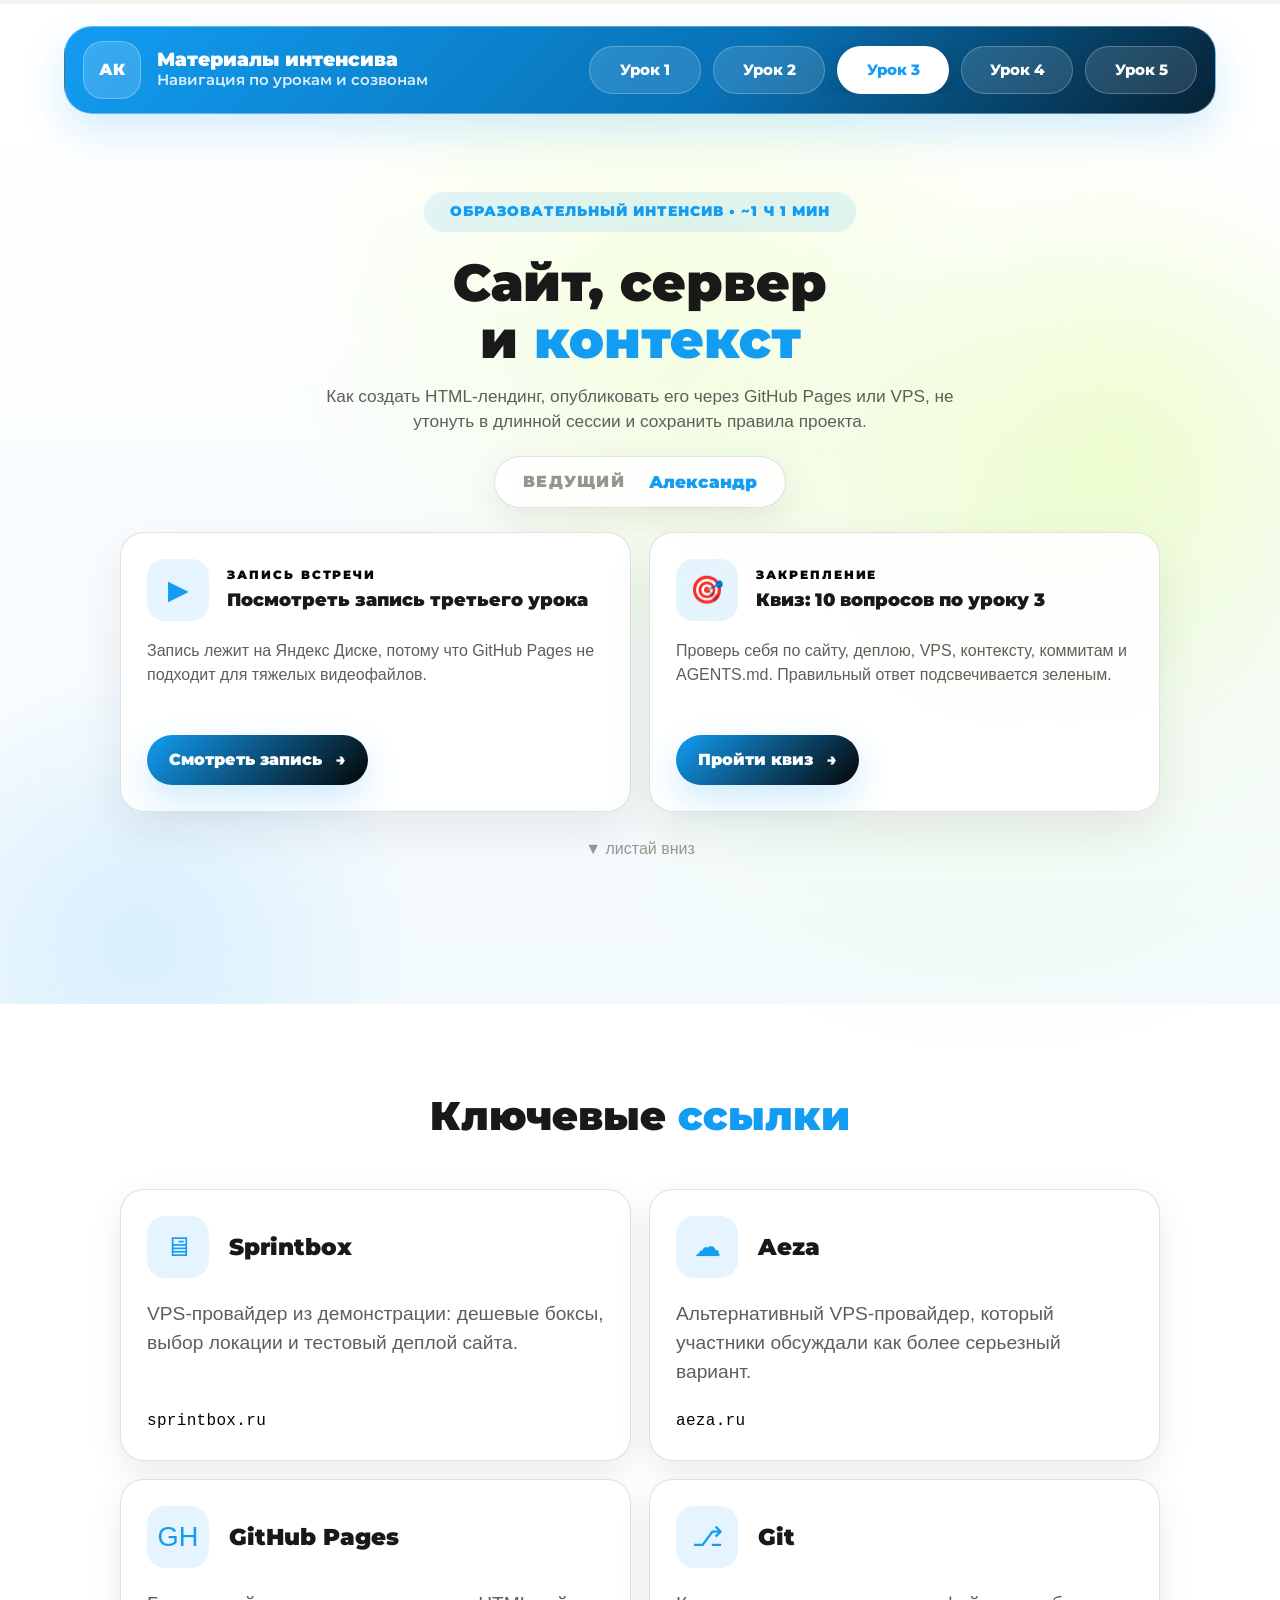
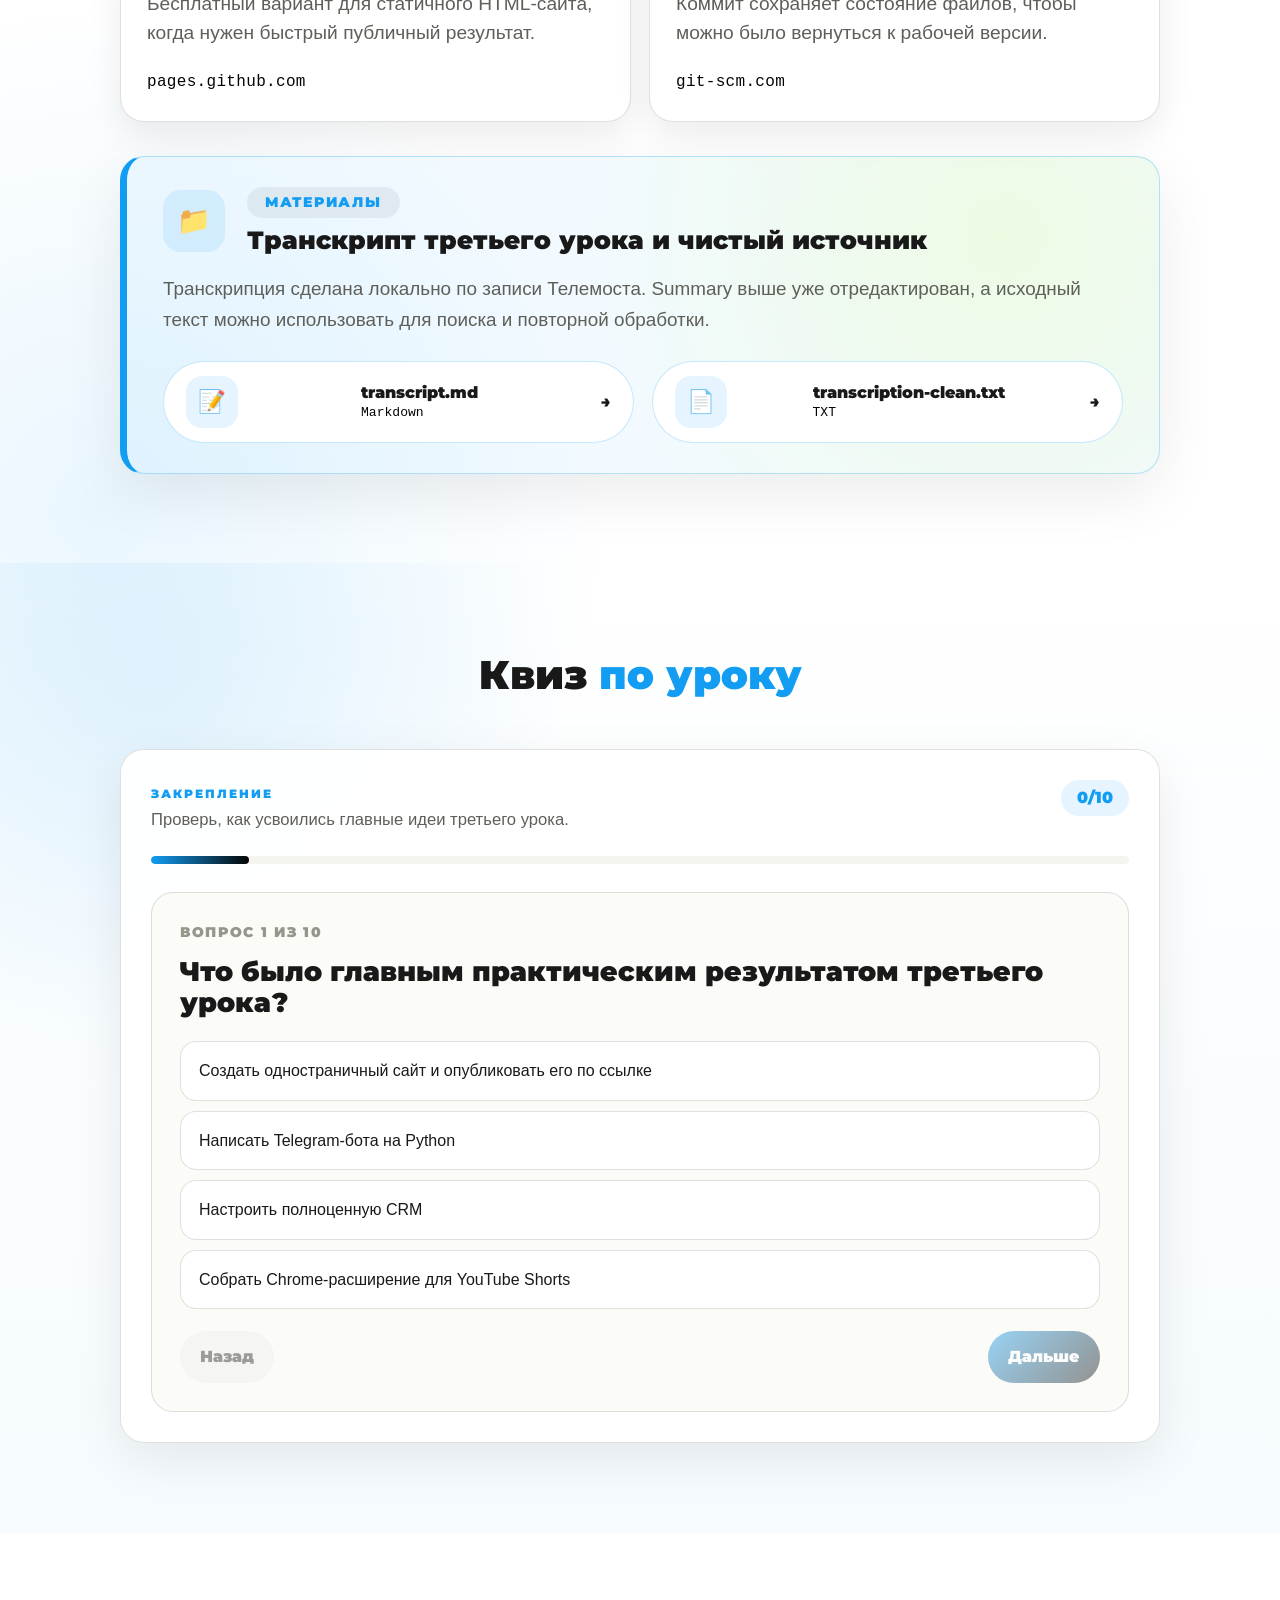
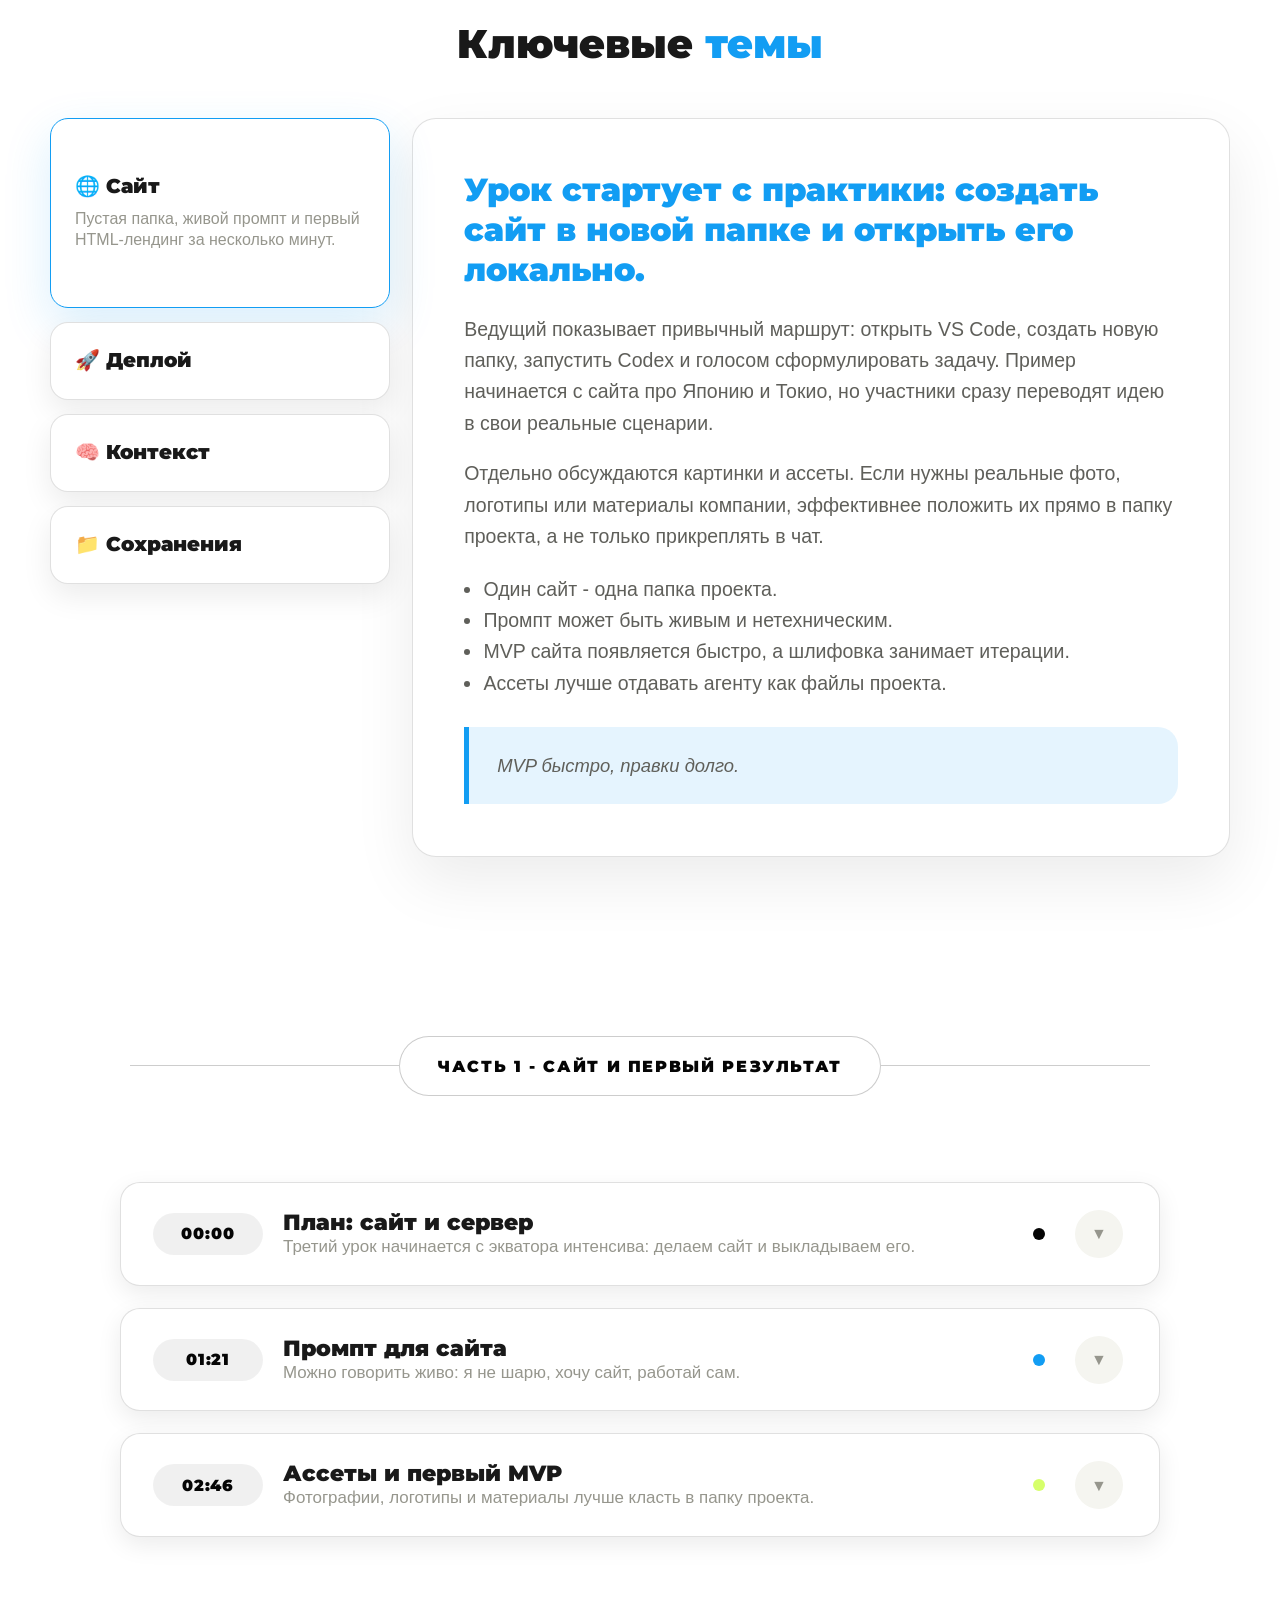
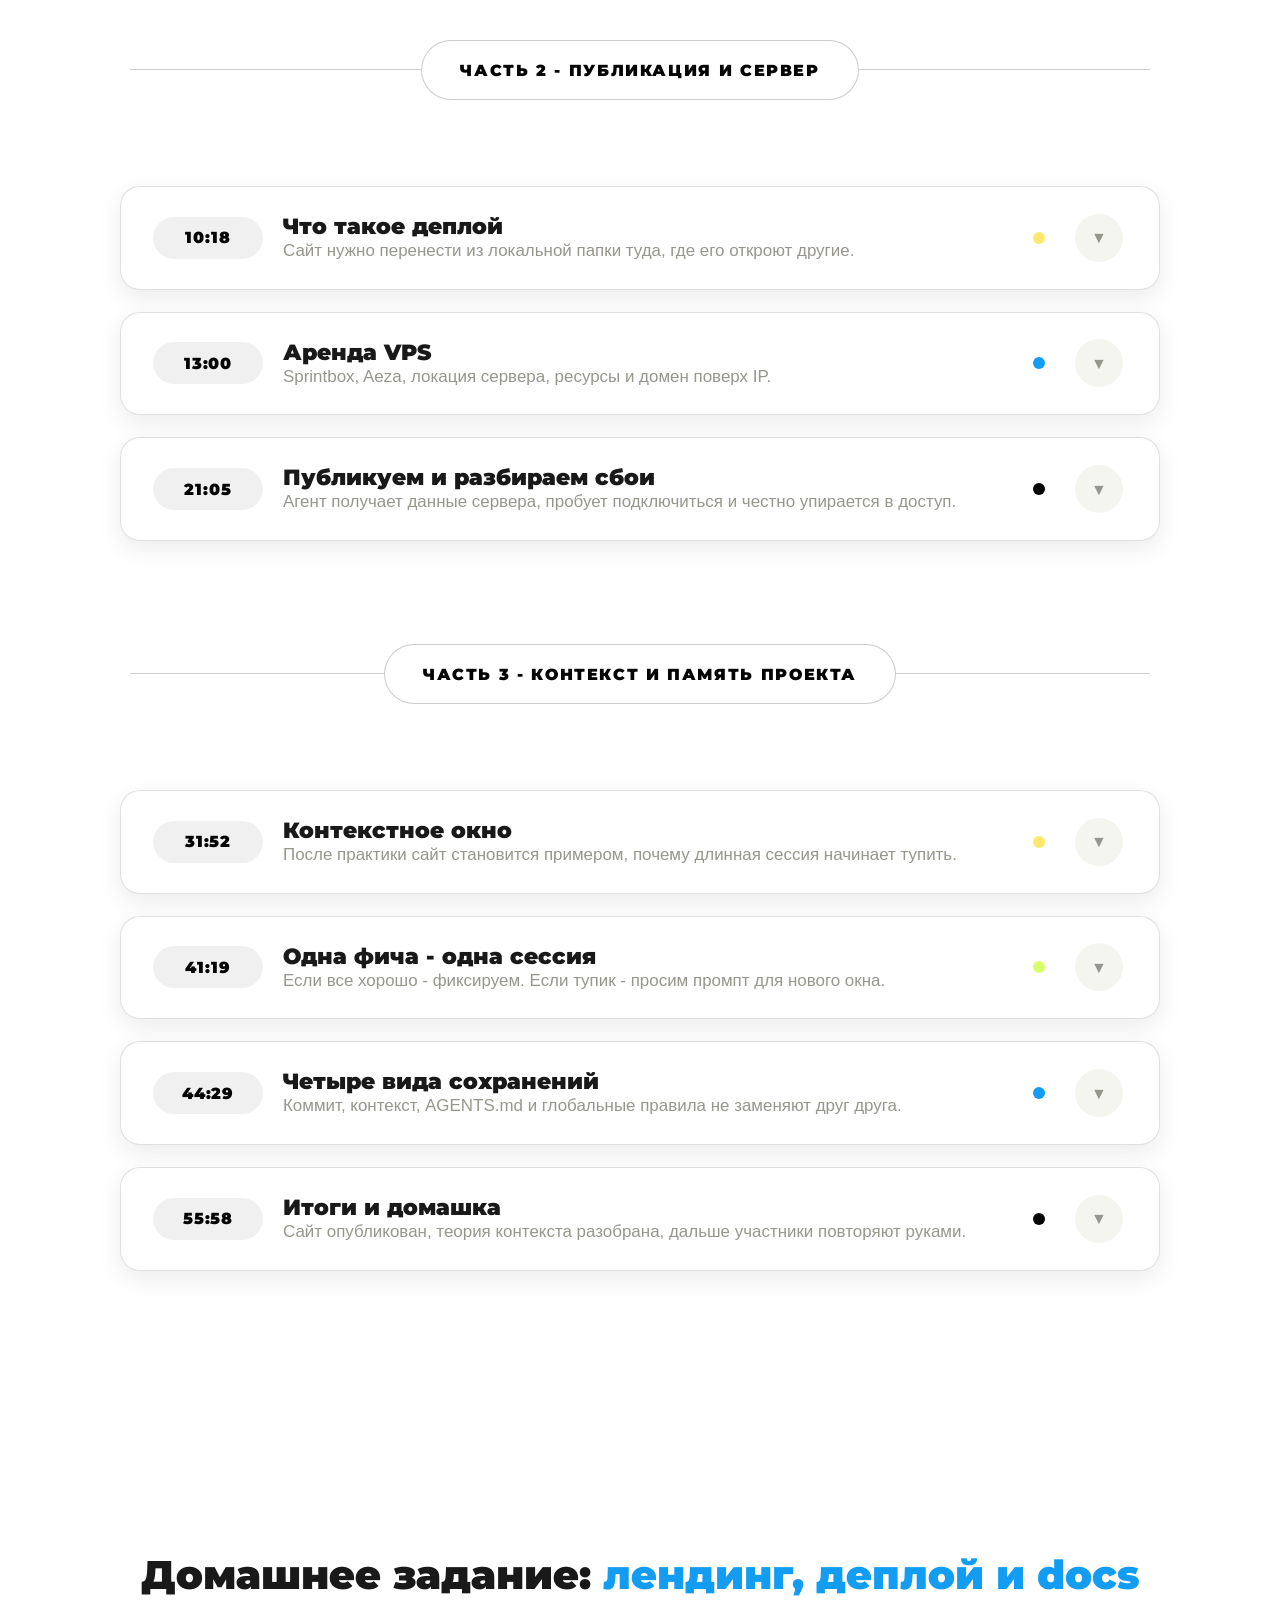
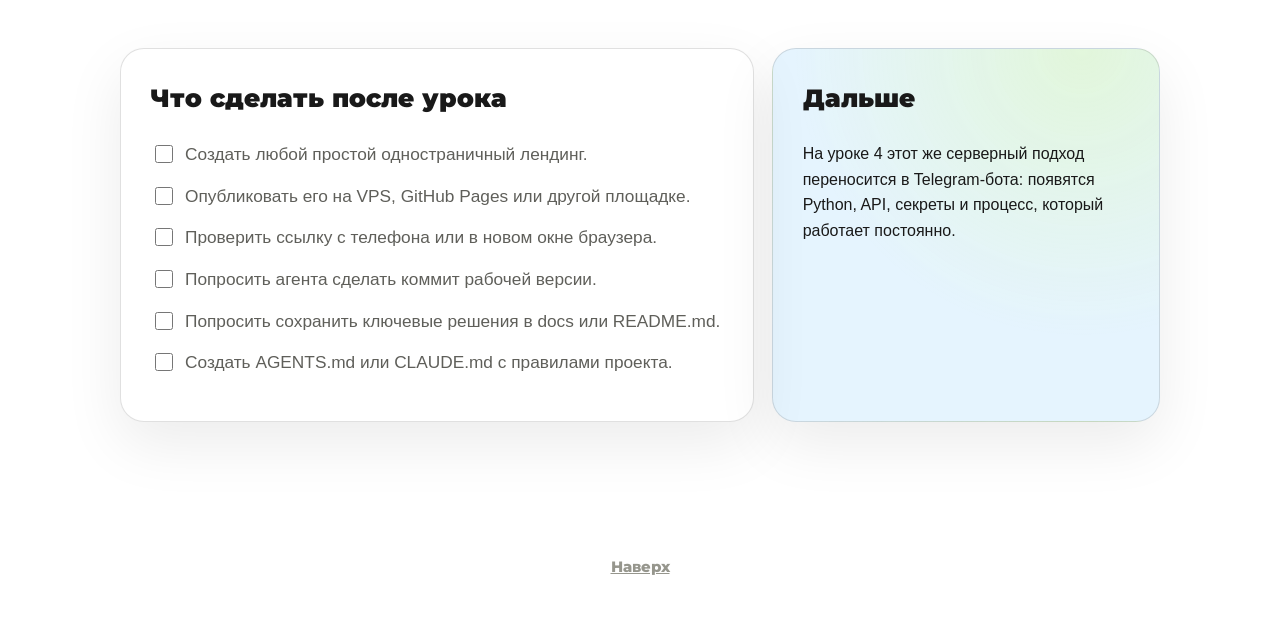
<file: Lessons/lssn_03/index.html>
<!doctype html>
<html lang="ru">
  <head>
    <meta charset="utf-8" />
    <meta name="viewport" content="width=device-width, initial-scale=1" />
    <meta name="robots" content="noindex, nofollow, noarchive" />
    <title>Урок 3 - сайт, VPS, контекст и правила проекта</title>
    <meta
      name="description"
      content="Summary третьего урока интенсива Александра Кныша: создание сайта, GitHub Pages, VPS, деплой, контекстные окна, коммиты, docs и AGENTS.md."
    />
    <link rel="preconnect" href="https://fonts.googleapis.com" />
    <link rel="preconnect" href="https://fonts.gstatic.com" crossorigin />
    <link
      href="https://fonts.googleapis.com/css2?family=Montserrat:wght@600;700;800;900&amp;display=swap"
      rel="stylesheet"
    />
    <style>
      :root {
        --primary: #129df3;
        --primary-hover: #0d8ddd;
        --primary-soft: rgba(18, 157, 243, 0.11);
        --secondary: #d6ff6b;
        --secondary-soft: rgba(214, 255, 107, 0.18);
        --accent: #050505;
        --accent-soft: rgba(5, 5, 5, 0.06);
        --yellow: #ffe86b;
        --yellow-soft: rgba(255, 232, 107, 0.18);
        --dark: #050505;
        --text: #191919;
        --text-soft: #5f5f5a;
        --text-muted: #96968d;
        --bg: #ffffff;
        --surface: #fbfbf8;
        --surface-2: #f5f5f0;
        --border: rgba(5, 5, 5, 0.12);
        --border-hard: rgba(5, 5, 5, 0.2);
        --shadow-10: rgba(5, 5, 5, 0.08);
        --shadow-20: rgba(5, 5, 5, 0.14);
        --radius: 24px;
        --radius-pill: 999px;
        --content-wide: 1180px;
        --content: 1040px;
        --font: Helvetica, "Helvetica Neue", Arial, sans-serif;
        --font-head: "Montserrat", Helvetica, Arial, sans-serif;
        --font-mono: "SFMono-Regular", Consolas, "Liberation Mono", monospace;
      }

      * {
        box-sizing: border-box;
      }

      html {
        scroll-behavior: smooth;
      }

      body {
        margin: 0;
        background:
          radial-gradient(circle at 78% 8%, rgba(214, 255, 107, 0.18), transparent 32rem),
          radial-gradient(circle at 8% 30%, rgba(18, 157, 243, 0.09), transparent 32rem),
          var(--bg);
        color: var(--text);
        font-family: var(--font);
        line-height: 1.6;
        overflow-x: hidden;
        -webkit-font-smoothing: antialiased;
      }

      a {
        color: inherit;
      }

      button {
        font: inherit;
      }

      .progress-bar {
        position: fixed;
        top: 0;
        left: 0;
        z-index: 300;
        width: 100%;
        height: 4px;
        background: var(--surface-2);
      }

      .progress-fill {
        width: 0;
        height: 100%;
        background: linear-gradient(90deg, var(--primary), var(--accent), var(--secondary));
      }

      .lesson-topbar {
        position: sticky;
        top: 10px;
        z-index: 220;
        padding: 16px clamp(18px, 5vw, 96px) 0;
      }

      .lesson-nav-shell {
        width: min(1660px, 100%);
        margin: 0 auto;
        display: flex;
        align-items: center;
        justify-content: space-between;
        gap: 20px;
        padding: 14px 18px;
        border: 1px solid rgba(255, 255, 255, 0.34);
        border-radius: 28px;
        background: linear-gradient(135deg, var(--primary) 0%, #0871b5 58%, var(--dark) 115%);
        color: #fff;
        box-shadow: 0 18px 42px rgba(18, 157, 243, 0.18);
        backdrop-filter: blur(16px);
      }

      .lesson-brand {
        display: flex;
        align-items: center;
        gap: 16px;
        min-width: 0;
        color: inherit;
        text-decoration: none;
      }

      .lesson-brand-mark {
        width: 58px;
        height: 58px;
        flex: 0 0 auto;
        display: grid;
        place-items: center;
        border: 1px solid rgba(255, 255, 255, 0.28);
        border-radius: 20px;
        background: rgba(255, 255, 255, 0.16);
        font-family: var(--font-head);
        font-size: 1rem;
        font-weight: 900;
      }

      .lesson-brand-title,
      .lesson-brand-sub,
      .lesson-nav-link,
      .hero-badge,
      .hero-lead-label,
      .resource-eyebrow,
      .resource-title,
      .section-title,
      .link-title,
      .bundle-eyebrow,
      .bundle-title,
      .overview-card,
      .overview-panel h3,
      .part-divider span,
      .topic-title,
      .topic-time,
      .quotes-button,
      .homework-card h3,
      .footer {
        font-family: var(--font-head);
      }

      .lesson-brand-title {
        display: block;
        font-size: 1.18rem;
        font-weight: 900;
        line-height: 1.1;
      }

      .lesson-brand-sub {
        display: block;
        color: rgba(255, 255, 255, 0.86);
        font-size: 0.92rem;
        font-weight: 600;
        line-height: 1.25;
      }

      .lesson-nav-list {
        display: flex;
        align-items: center;
        justify-content: flex-end;
        gap: 12px;
        overflow-x: auto;
        scrollbar-width: none;
      }

      .lesson-nav-list::-webkit-scrollbar {
        display: none;
      }

      .lesson-nav-link {
        display: inline-flex;
        align-items: center;
        justify-content: center;
        min-width: 112px;
        min-height: 48px;
        flex: 0 0 auto;
        border: 1px solid rgba(255, 255, 255, 0.24);
        border-radius: var(--radius-pill);
        background: rgba(255, 255, 255, 0.12);
        color: #fff;
        padding: 12px 20px;
        font-size: 0.96rem;
        font-weight: 800;
        line-height: 1;
        text-decoration: none;
        transition: background 0.2s ease, color 0.2s ease, transform 0.2s ease;
      }

      .lesson-nav-link:hover {
        background: rgba(255, 255, 255, 0.2);
        transform: translateY(-1px);
      }

      .lesson-nav-link.disabled {
        opacity: 0.55;
        pointer-events: none;
        cursor: default;
      }

      .lesson-nav-link.active {
        background: #fff;
        color: var(--primary);
        box-shadow: 0 12px 28px rgba(5, 5, 5, 0.16);
      }

      .hero {
        position: relative;
        min-height: 100vh;
        padding: 26px 24px 0;
        overflow: hidden;
        text-align: center;
        background:
          radial-gradient(circle at 50% 22%, rgba(214, 255, 107, 0.18), transparent 23rem),
          linear-gradient(180deg, rgba(255, 255, 255, 0) 0%, rgba(18, 157, 243, 0.05) 100%);
      }

      .hero::before,
      .hero::after {
        content: "";
        position: absolute;
        width: 560px;
        height: 560px;
        border-radius: 50%;
        pointer-events: none;
        filter: blur(4px);
      }

      .hero::before {
        top: 70px;
        right: -120px;
        background: radial-gradient(circle, rgba(214, 255, 107, 0.22), transparent 70%);
      }

      .hero::after {
        bottom: -220px;
        left: -140px;
        background: radial-gradient(circle, rgba(18, 157, 243, 0.12), transparent 70%);
      }

      .hero-inner {
        position: relative;
        z-index: 1;
        width: min(var(--content-wide), 100%);
        margin: 0 auto;
        padding-top: 62px;
      }

      .hero-badge {
        display: inline-flex;
        align-items: center;
        justify-content: center;
        min-height: 40px;
        margin-bottom: 22px;
        border-radius: var(--radius-pill);
        background: var(--primary-soft);
        color: var(--primary);
        padding: 10px 26px;
        font-size: 0.86rem;
        font-weight: 900;
        letter-spacing: 0.08em;
        line-height: 1;
        text-transform: uppercase;
      }

      h1,
      h2,
      h3,
      p {
        margin-top: 0;
      }

      .hero h1 {
        max-width: 1260px;
        margin: 0 auto 16px;
        color: var(--text);
        font-family: var(--font-head);
        font-size: clamp(2.55rem, 4.05vw, 4.55rem);
        font-weight: 900;
        line-height: 1.1;
        letter-spacing: 0;
      }

      .accent {
        color: var(--primary);
      }

      .accent-warm {
        color: var(--primary);
      }

      .hero-subtitle {
        max-width: 680px;
        margin: 0 auto 22px;
        color: var(--text-soft);
        font-size: clamp(1.05rem, 1.35vw, 1.42rem);
        line-height: 1.45;
      }

      .hero-lead {
        width: fit-content;
        min-width: 260px;
        min-height: 52px;
        display: inline-flex;
        align-items: center;
        justify-content: center;
        gap: 24px;
        margin: 0 auto 24px;
        border: 1px solid var(--border);
        border-radius: var(--radius-pill);
        background: rgba(255, 255, 255, 0.86);
        padding: 11px 28px;
        box-shadow: 0 12px 36px var(--shadow-10);
        text-decoration: none;
      }

      .hero-lead-label {
        color: var(--text-muted);
        font-size: 1rem;
        font-weight: 900;
        letter-spacing: 0.08em;
        text-transform: uppercase;
      }

      .hero-lead-name {
        color: var(--primary);
        font-family: var(--font-head);
        font-size: 1.08rem;
        font-weight: 900;
      }

      .hero-actions {
        display: grid;
        grid-template-columns: repeat(2, minmax(0, 1fr));
        gap: 18px;
        width: min(var(--content), 100%);
        margin: 0 auto;
        text-align: left;
      }

      .resource-card {
        min-height: 280px;
        display: flex;
        flex-direction: column;
        align-items: flex-start;
        border: 1px solid var(--border);
        border-radius: 24px;
        background: rgba(255, 255, 255, 0.9);
        padding: 26px;
        box-shadow: 0 18px 48px var(--shadow-10);
      }

      .resource-head {
        display: flex;
        align-items: center;
        gap: 18px;
        margin-bottom: 18px;
      }

      .icon-tile {
        width: 62px;
        height: 62px;
        flex: 0 0 auto;
        display: grid;
        place-items: center;
        border-radius: 18px;
        background: var(--primary-soft);
        color: var(--primary);
        font-size: 1.7rem;
      }

      .resource-eyebrow {
        display: block;
        margin-bottom: 8px;
        color: var(--accent);
        font-size: 0.76rem;
        font-weight: 900;
        letter-spacing: 0.16em;
        line-height: 1;
        text-transform: uppercase;
      }

      .resource-title {
        margin: 0;
        color: var(--text);
        font-size: clamp(1.12rem, 1.42vw, 1.42rem);
        font-weight: 900;
        line-height: 1.18;
      }

      .resource-card p {
        margin-bottom: 22px;
        color: var(--text-soft);
        font-size: clamp(1rem, 1.16vw, 1.18rem);
        line-height: 1.5;
      }

      .resource-link,
      .bundle-action {
        display: inline-flex;
        align-items: center;
        justify-content: center;
        gap: 14px;
        min-height: 50px;
        margin-top: auto;
        border: 0;
        border-radius: var(--radius-pill);
        background: linear-gradient(135deg, var(--primary), var(--dark));
        color: #fff;
        padding: 14px 22px;
        font-family: var(--font-head);
        font-size: 0.98rem;
        font-weight: 900;
        line-height: 1;
        text-decoration: none;
        box-shadow: 0 14px 34px rgba(18, 157, 243, 0.2);
      }

      .scroll-hint {
        margin: 24px 0 34px;
        color: var(--text-muted);
        font-size: 1rem;
        animation: scrollHintFloat 1.8s ease-in-out infinite;
      }

      @keyframes scrollHintFloat {
        0%,
        100% {
          opacity: 0.58;
          transform: translateY(0);
        }

        50% {
          opacity: 1;
          transform: translateY(8px);
        }
      }

      .section {
        padding: clamp(62px, 7vw, 96px) 24px;
      }

      .section-title {
        margin: 0 auto clamp(32px, 4vw, 52px);
        color: var(--text);
        font-size: clamp(2rem, 3.1vw, 3.25rem);
        font-weight: 900;
        line-height: 1.12;
        text-align: center;
      }

      .section-title .accent,
      .section-title .accent-warm {
        font-weight: 900;
      }

      .recording-card,
      .video-stage {
        width: min(var(--content), 100%);
        margin: 0 auto;
        border-radius: 28px;
        background: var(--surface-2);
        padding: 22px;
        box-shadow: 0 32px 82px var(--shadow-10);
      }

      .recording-card {
        display: flex;
        align-items: center;
        justify-content: space-between;
        gap: 24px;
        background:
          radial-gradient(circle at 90% 0%, rgba(214, 255, 107, 0.2), transparent 18rem),
          #fff;
        padding: clamp(28px, 4vw, 44px);
      }

      .recording-card p {
        max-width: 640px;
        margin: 0;
        color: var(--text-soft);
        font-size: 1.18rem;
        line-height: 1.5;
      }

      .video-frame {
        overflow: hidden;
        border: 4px solid #fff;
        border-radius: 18px;
        background: #1c1c2a;
      }

      .video-frame video {
        display: block;
        width: 100%;
        aspect-ratio: 16 / 9;
        background: #1c1c2a;
      }

      .video-toolbar {
        display: flex;
        align-items: center;
        justify-content: space-between;
        gap: 18px;
        padding: 18px 6px 2px;
      }

      .video-switcher {
        display: flex;
        flex-wrap: wrap;
        gap: 10px;
      }

      .video-switcher button,
      .video-tool {
        min-height: 54px;
        border: 0;
        border-radius: 16px;
        background: #e9ecf6;
        color: #506090;
        padding: 12px 18px;
        font-family: var(--font-head);
        font-weight: 900;
        cursor: pointer;
      }

      .video-switcher button.active {
        background: var(--primary);
        color: #fff;
      }

      .links-grid {
        width: min(var(--content), 100%);
        margin: 0 auto;
        display: grid;
        grid-template-columns: repeat(2, minmax(0, 1fr));
        gap: 18px;
      }

      .link-card {
        min-height: 200px;
        display: flex;
        flex-direction: column;
        border: 1px solid var(--border);
        border-radius: 24px;
        background: #fff;
        padding: 26px;
        box-shadow: 0 12px 34px var(--shadow-10);
        text-decoration: none;
      }

      .link-head {
        display: flex;
        align-items: center;
        gap: 20px;
        margin-bottom: 22px;
      }

      .link-title {
        color: var(--text);
        font-size: 1.42rem;
        font-weight: 900;
        line-height: 1.15;
      }

      .link-card p {
        margin-bottom: 22px;
        color: var(--text-soft);
        font-size: 1.2rem;
        line-height: 1.5;
      }

      .link-host {
        margin-top: auto;
        color: var(--accent);
        font-family: var(--font-mono);
        font-size: 1rem;
        letter-spacing: 0.02em;
      }

      .bundle-card {
        width: min(var(--content), 100%);
        margin: 34px auto 0;
        border: 1px solid rgba(18, 157, 243, 0.28);
        border-left: 7px solid var(--primary);
        border-radius: 24px;
        background:
          radial-gradient(circle at 85% 25%, rgba(214, 255, 107, 0.18), transparent 26rem),
          rgba(18, 157, 243, 0.05);
        padding: 30px 36px;
        box-shadow: 0 20px 60px var(--shadow-10);
      }

      .bundle-top {
        display: flex;
        align-items: center;
        gap: 22px;
        margin-bottom: 20px;
      }

      .bundle-eyebrow {
        display: inline-flex;
        margin-bottom: 8px;
        border-radius: var(--radius-pill);
        background: var(--accent-soft);
        color: var(--primary);
        padding: 8px 18px;
        font-size: 0.9rem;
        font-weight: 900;
        letter-spacing: 0.12em;
        line-height: 1;
        text-transform: uppercase;
      }

      .bundle-title {
        margin: 0;
        color: var(--text);
        font-size: 1.55rem;
        font-weight: 900;
        line-height: 1.15;
      }

      .bundle-card p {
        color: var(--text-soft);
        font-size: 1.18rem;
      }

      .bundle-actions {
        display: grid;
        grid-template-columns: repeat(2, minmax(0, 1fr));
        gap: 18px;
        margin-top: 26px;
      }

      .bundle-action {
        justify-content: space-between;
        min-height: 78px;
        background: #fff;
        color: var(--text);
        border: 1px solid rgba(18, 157, 243, 0.24);
        box-shadow: none;
      }

      .bundle-action .icon-tile {
        width: 52px;
        height: 52px;
        border-radius: 16px;
        font-size: 1.4rem;
      }

      .bundle-action small {
        display: block;
        margin-top: 5px;
        color: var(--accent);
        font-family: var(--font-mono);
        font-weight: 500;
      }

      .overview-layout {
        width: min(var(--content-wide), 100%);
        margin: 0 auto;
        display: grid;
        grid-template-columns: minmax(260px, 340px) minmax(0, 1fr);
        gap: 22px;
        align-items: start;
      }

      .overview-grid {
        position: sticky;
        top: 136px;
        display: grid;
        gap: 14px;
      }

      .overview-card {
        min-height: 78px;
        border: 1px solid var(--border);
        border-radius: 18px;
        background: #fff;
        color: var(--text);
        padding: 20px 24px;
        text-align: left;
        box-shadow: 0 12px 30px var(--shadow-10);
        cursor: pointer;
      }

      .overview-card strong {
        display: block;
        font-size: 1.25rem;
        font-weight: 900;
        line-height: 1.15;
      }

      .overview-card span {
        display: none;
        margin-top: 10px;
        color: var(--text-muted);
        font-family: var(--font);
        font-size: 1rem;
        font-weight: 400;
        line-height: 1.35;
      }

      .overview-card.active {
        min-height: 190px;
        border-color: var(--primary);
        box-shadow: 0 18px 48px rgba(18, 157, 243, 0.16);
      }

      .overview-card.active span {
        display: block;
      }

      .overview-panel {
        display: none;
        min-height: 430px;
        border: 1px solid var(--border);
        border-radius: 24px;
        background: #fff;
        padding: clamp(34px, 4vw, 54px);
        box-shadow: 0 24px 62px var(--shadow-10);
      }

      .overview-panel.active {
        display: block;
      }

      .overview-panel h3 {
        margin-bottom: 24px;
        color: var(--primary);
        font-size: clamp(1.7rem, 2.5vw, 2.55rem);
        font-weight: 900;
        line-height: 1.25;
      }

      .overview-panel p,
      .overview-panel li {
        color: var(--text-soft);
        font-size: 1.22rem;
      }

      .overview-panel ul {
        margin: 22px 0;
        padding-left: 1.2em;
      }

      .overview-quote {
        margin-top: 28px;
        border-left: 5px solid var(--primary);
        border-radius: 0 20px 20px 0;
        background: var(--primary-soft);
        color: var(--text-soft);
        padding: 24px 28px;
        font-size: 1.15rem;
        font-style: italic;
      }

      .part-divider {
        width: min(1020px, calc(100% - 48px));
        margin: 0 auto 86px;
        display: flex;
        align-items: center;
        gap: 0;
      }

      .part-divider::before,
      .part-divider::after {
        content: "";
        height: 1px;
        flex: 1;
        background: var(--border-hard);
      }

      .part-divider span {
        display: inline-flex;
        align-items: center;
        justify-content: center;
        min-height: 60px;
        border: 1px solid var(--border-hard);
        border-radius: var(--radius-pill);
        background: #fff;
        color: var(--accent);
        padding: 16px 38px;
        font-size: 1.02rem;
        font-weight: 900;
        letter-spacing: 0.1em;
        line-height: 1;
        text-align: center;
        text-transform: uppercase;
      }

      .timeline {
        width: min(var(--content), 100%);
        margin: 0 auto clamp(82px, 8vw, 130px);
        display: grid;
        gap: 22px;
      }

      .topic {
        border: 1px solid var(--border);
        border-radius: 20px;
        background: #fff;
        box-shadow: 0 8px 24px var(--shadow-10);
        overflow: hidden;
      }

      .topic-header {
        display: grid;
        grid-template-columns: 110px minmax(0, 1fr) 22px 52px;
        align-items: center;
        gap: 20px;
        width: 100%;
        border: 0;
        background: transparent;
        padding: 26px 32px;
        text-align: left;
        cursor: pointer;
      }

      .topic-time {
        display: inline-flex;
        align-items: center;
        justify-content: center;
        min-height: 42px;
        border-radius: var(--radius-pill);
        background: var(--accent-soft);
        color: var(--accent);
        font-size: 1rem;
        font-weight: 900;
        letter-spacing: 0.06em;
      }

      .topic-title {
        display: block;
        color: var(--text);
        font-size: 1.35rem;
        font-weight: 900;
        line-height: 1.25;
      }

      .topic-preview {
        display: block;
        color: var(--text-muted);
        font-size: 1.06rem;
        line-height: 1.35;
      }

      .topic-dot {
        width: 12px;
        height: 12px;
        border-radius: 50%;
        background: var(--primary);
      }

      .topic-toggle {
        width: 48px;
        height: 48px;
        display: grid;
        place-items: center;
        border-radius: 50%;
        background: var(--surface-2);
        color: var(--text-muted);
        font-size: 1rem;
      }

      .topic-body {
        display: none;
        padding: 0 32px 32px 162px;
      }

      .topic.open .topic-body {
        display: block;
      }

      .topic-content {
        color: var(--text-soft);
        font-size: 1.12rem;
      }

      .topic-content ul {
        padding-left: 1.2em;
      }

      .topic-quote {
        margin: 24px 0;
        border-left: 5px solid var(--primary);
        border-radius: 0 18px 18px 0;
        background: var(--primary-soft);
        padding: 20px 24px;
        color: var(--text-soft);
        font-size: 1.08rem;
        font-style: italic;
      }

      .quotes-button {
        min-height: 52px;
        border: 0;
        border-radius: var(--radius-pill);
        background: linear-gradient(135deg, var(--primary), var(--dark));
        color: #fff;
        padding: 14px 22px;
        font-weight: 900;
        cursor: pointer;
      }

      .homework-grid {
        width: min(var(--content), 100%);
        margin: 0 auto;
        display: grid;
        grid-template-columns: minmax(0, 0.62fr) minmax(320px, 0.38fr);
        gap: 18px;
      }

      .homework-card {
        border: 1px solid var(--border);
        border-radius: 24px;
        background: #fff;
        padding: 30px;
        box-shadow: 0 22px 60px var(--shadow-10);
      }

      .homework-card h3 {
        margin-bottom: 22px;
        color: var(--text);
        font-size: 1.55rem;
        font-weight: 900;
      }

      .homework-card label {
        display: grid;
        grid-template-columns: 22px minmax(0, 1fr);
        gap: 12px;
        margin-bottom: 14px;
        color: var(--text-soft);
        font-size: 1.08rem;
      }

      .homework-card input {
        width: 18px;
        height: 18px;
        margin-top: 4px;
        accent-color: var(--primary);
      }

      .homework-card.next {
        background:
          radial-gradient(circle at 80% 0%, rgba(214, 255, 107, 0.24), transparent 18rem),
          var(--primary-soft);
      }

      .quiz-section {
        background:
          radial-gradient(circle at 12% 12%, rgba(18, 157, 243, 0.08), transparent 26rem),
          linear-gradient(180deg, rgba(255, 255, 255, 0), rgba(18, 157, 243, 0.04));
      }

      .quiz-shell {
        width: min(var(--content), 100%);
        margin: 0 auto;
        border: 1px solid var(--border);
        border-radius: 24px;
        background: rgba(255, 255, 255, 0.94);
        padding: clamp(22px, 2.6vw, 30px);
        box-shadow: 0 18px 52px var(--shadow-10);
      }

      .quiz-top {
        display: flex;
        align-items: flex-start;
        justify-content: space-between;
        gap: 18px;
        margin-bottom: 24px;
      }

      .quiz-kicker,
      .quiz-score,
      .quiz-question-count,
      .quiz-nav button {
        font-family: var(--font-head);
      }

      .quiz-kicker {
        display: inline-flex;
        margin-bottom: 8px;
        color: var(--primary);
        font-size: 0.78rem;
        font-weight: 900;
        letter-spacing: 0.16em;
        line-height: 1;
        text-transform: uppercase;
      }

      .quiz-top p {
        max-width: 620px;
        margin: 0;
        color: var(--text-soft);
        font-size: 1.04rem;
        line-height: 1.45;
      }

      .quiz-score {
        flex: 0 0 auto;
        border-radius: var(--radius-pill);
        background: var(--primary-soft);
        color: var(--primary);
        padding: 10px 16px;
        font-weight: 900;
        line-height: 1;
      }

      .quiz-progress {
        height: 8px;
        overflow: hidden;
        border-radius: var(--radius-pill);
        background: var(--surface-2);
        margin-bottom: 28px;
      }

      .quiz-progress span {
        display: block;
        width: 0;
        height: 100%;
        border-radius: inherit;
        background: linear-gradient(90deg, var(--primary), var(--dark));
        transition: width 0.24s ease;
      }

      .quiz-card {
        border: 1px solid var(--border);
        border-radius: 22px;
        background: var(--surface);
        padding: clamp(20px, 2.6vw, 28px);
      }

      .quiz-question-count {
        display: block;
        margin-bottom: 12px;
        color: var(--text-muted);
        font-size: 0.88rem;
        font-weight: 900;
        letter-spacing: 0.12em;
        text-transform: uppercase;
      }

      .quiz-question {
        margin: 0 0 22px;
        color: var(--text);
        font-family: var(--font-head);
        font-size: clamp(1.35rem, 2.1vw, 2rem);
        font-weight: 900;
        line-height: 1.18;
      }

      .quiz-options {
        display: grid;
        gap: 10px;
      }

      .quiz-option {
        width: 100%;
        border: 1px solid var(--border);
        border-radius: 16px;
        background: #fff;
        color: var(--text);
        padding: 16px 18px;
        text-align: left;
        cursor: pointer;
        transition: border-color 0.2s ease, background 0.2s ease, transform 0.2s ease;
      }

      .quiz-option:hover {
        border-color: rgba(18, 157, 243, 0.36);
        transform: translateY(-1px);
      }

      .quiz-option.is-correct {
        border-color: rgba(20, 160, 92, 0.48);
        background: rgba(20, 160, 92, 0.1);
      }

      .quiz-option.is-wrong {
        border-color: rgba(220, 50, 50, 0.38);
        background: rgba(220, 50, 50, 0.08);
      }

      .quiz-explain {
        display: block;
        margin-top: 8px;
        color: var(--text-soft);
        font-size: 0.96rem;
        line-height: 1.4;
      }

      .quiz-nav {
        display: flex;
        justify-content: space-between;
        gap: 12px;
        margin-top: 22px;
      }

      .quiz-nav button {
        min-height: 48px;
        border: 0;
        border-radius: var(--radius-pill);
        background: var(--accent-soft);
        color: var(--text);
        padding: 13px 20px;
        font-weight: 900;
        cursor: pointer;
      }

      .quiz-nav button:last-child {
        background: linear-gradient(135deg, var(--primary), var(--dark));
        color: #fff;
      }

      .quiz-nav button:disabled {
        opacity: 0.42;
        cursor: not-allowed;
      }

      .quiz-result {
        text-align: center;
      }

      .quiz-result h3 {
        margin: 0 0 14px;
        color: var(--text);
        font-family: var(--font-head);
        font-size: clamp(1.8rem, 3vw, 3rem);
        font-weight: 900;
        line-height: 1.15;
      }

      .quiz-result p {
        max-width: 620px;
        margin: 0 auto 24px;
        color: var(--text-soft);
        font-size: 1.12rem;
      }

      .modal-layer {
        position: fixed;
        inset: 0;
        z-index: 400;
        display: none;
        align-items: center;
        justify-content: center;
        background: rgba(5, 5, 5, 0.58);
        padding: 24px;
      }

      .modal-layer.active {
        display: flex;
      }

      .modal {
        width: min(780px, 100%);
        max-height: 86vh;
        overflow: auto;
        border-radius: 24px;
        background: #fff;
        box-shadow: 0 30px 80px rgba(5, 5, 5, 0.26);
      }

      .modal-head {
        position: sticky;
        top: 0;
        display: flex;
        align-items: center;
        justify-content: space-between;
        gap: 20px;
        background: linear-gradient(135deg, var(--primary), var(--dark));
        color: #fff;
        padding: 22px 26px;
      }

      .modal-head h3 {
        margin: 0;
        font-family: var(--font-head);
        font-size: 1.4rem;
        font-weight: 900;
        line-height: 1.2;
      }

      .modal-close {
        width: 42px;
        height: 42px;
        flex: 0 0 auto;
        border: 0;
        border-radius: 50%;
        background: rgba(255, 255, 255, 0.2);
        color: #fff;
        cursor: pointer;
        font-family: var(--font-head);
        font-weight: 900;
      }

      .modal-body {
        padding: 28px;
      }

      .quote-item,
      .thesis-item {
        display: grid;
        grid-template-columns: 88px minmax(0, 1fr);
        gap: 14px;
        margin-bottom: 14px;
        border: 1px solid var(--border);
        border-radius: 16px;
        background: var(--surface);
        padding: 16px;
      }

      .quote-item time,
      .thesis-item span:first-child {
        color: var(--accent);
        font-family: var(--font-head);
        font-weight: 900;
      }

      .thesis-item {
        grid-template-columns: 34px minmax(0, 1fr);
        background: var(--primary-soft);
      }

      .footer {
        padding: 44px 24px 54px;
        color: var(--text-muted);
        font-size: 0.95rem;
        font-weight: 800;
        text-align: center;
      }

      @media (max-width: 980px) {
        .lesson-nav-shell,
        .overview-layout,
        .homework-grid {
          grid-template-columns: 1fr;
        }

        .lesson-nav-shell {
          flex-direction: column;
          align-items: flex-start;
          border-radius: 28px;
        }

        .lesson-nav-list {
          width: 100%;
          justify-content: flex-start;
        }

        .hero {
          padding-top: 70px;
        }

        .hero-actions,
        .links-grid,
        .bundle-actions {
          grid-template-columns: 1fr;
        }

        .overview-grid {
          position: static;
        }

        .topic-header {
          grid-template-columns: 94px minmax(0, 1fr) 18px 44px;
          padding: 22px;
        }

        .topic-body {
          padding: 0 22px 26px;
        }
      }

      @media (max-width: 620px) {
        .lesson-topbar {
          position: static;
          top: 8px;
          padding: 10px 10px 0;
        }

        .lesson-nav-shell {
          width: min(100%, calc(100vw - 20px));
          max-width: calc(100vw - 20px);
          flex-direction: column;
          align-items: stretch;
          gap: 14px;
          padding: 14px;
          border-radius: 22px;
          overflow: hidden;
        }

        .lesson-brand,
        .lesson-nav-list {
          min-width: 0;
          max-width: 100%;
        }

        .lesson-brand {
          width: 100%;
        }

        .lesson-brand-mark {
          width: 46px;
          height: 46px;
          border-radius: 16px;
          font-size: 0.86rem;
        }

        .lesson-brand-title {
          font-size: 1rem;
        }

        .lesson-brand-sub {
          display: none;
        }

        .lesson-nav-list {
          display: grid;
          grid-template-columns: repeat(2, minmax(0, 1fr));
          gap: 8px;
          overflow: visible;
        }

        .lesson-nav-link {
          min-width: 0;
          width: 100%;
          min-height: 38px;
          padding: 10px 12px;
          font-size: 0.78rem;
        }

        .hero {
          min-height: auto;
          padding: 48px 14px 0;
          overflow: hidden;
        }

        .hero-inner {
          width: 100%;
          max-width: 100%;
          padding-top: 28px;
        }

        .hero-badge {
          max-width: 100%;
          min-height: 42px;
          margin-bottom: 24px;
          padding: 12px 20px;
          font-size: 0.72rem;
          line-height: 1.25;
          text-align: center;
        }

        .hero h1 {
          max-width: 100%;
          margin-bottom: 18px;
          font-size: clamp(1.58rem, 7.2vw, 2.18rem);
          line-height: 1.1;
          overflow-wrap: anywhere;
          word-break: break-word;
        }

        .hero h1 .accent {
          overflow-wrap: anywhere;
          word-break: break-word;
        }

        .hero-subtitle {
          margin-bottom: 26px;
          font-size: 1.04rem;
          overflow-wrap: break-word;
        }

        .hero-lead {
          min-width: 0;
          width: 100%;
          min-height: 58px;
          gap: 14px;
          padding: 14px 18px;
        }

        .hero-actions {
          gap: 18px;
        }

        .resource-card {
          min-height: auto;
          padding: 24px;
        }

        .resource-head {
          align-items: flex-start;
          gap: 14px;
        }

        .resource-title {
          overflow-wrap: anywhere;
        }

        .resource-card p {
          font-size: 1.04rem;
        }

        .section {
          padding: 58px 14px;
        }

        .section-title {
          margin-bottom: 36px;
          font-size: 2.25rem;
        }

        .video-stage,
        .bundle-card,
        .link-card,
        .overview-panel,
        .homework-card {
          border-radius: 20px;
        }

        .video-toolbar {
          align-items: stretch;
          flex-direction: column;
        }

        .link-card,
        .bundle-card,
        .overview-panel,
        .homework-card {
          padding: 24px;
        }

        .part-divider {
          width: calc(100% - 28px);
          margin-bottom: 44px;
        }

        .part-divider span {
          min-height: 48px;
          padding: 12px 18px;
          font-size: 0.76rem;
        }

        .topic-header {
          grid-template-columns: 82px minmax(0, 1fr) 12px 38px;
          gap: 12px;
          padding: 18px;
        }

        .topic-time {
          min-height: 36px;
          font-size: 0.82rem;
        }

        .topic-title {
          font-size: 1.04rem;
        }

        .topic-preview {
          font-size: 0.9rem;
        }

        .topic-toggle {
          width: 36px;
          height: 36px;
        }
      }
    </style>
  </head>
  <body>
    <div class="progress-bar"><div class="progress-fill" id="progressFill"></div></div>

    <div class="lesson-topbar">
      <div class="lesson-nav-shell">
        <a class="lesson-brand" href="#hero" aria-label="К началу страницы">
          <span class="lesson-brand-mark">АК</span>
          <span>
            <span class="lesson-brand-title">Материалы интенсива</span>
            <span class="lesson-brand-sub">Навигация по урокам и созвонам</span>
          </span>
        </a>
        <nav class="lesson-nav-list" aria-label="Навигация по материалам">
          <a class="lesson-nav-link" href="../lssn_01/">Урок 1</a>
          <a class="lesson-nav-link" href="../lssn_02/">Урок 2</a>
          <a class="lesson-nav-link active" href="#hero">Урок 3</a>
          <a class="lesson-nav-link" href="../lssn_04/">Урок 4</a>
          <a class="lesson-nav-link" href="../lssn_05/index.html">Урок 5</a>
        </nav>
      </div>
    </div>

    <main>
      <section class="hero" id="hero">
        <div class="hero-inner">
          <div class="hero-badge">Образовательный интенсив • ~1 ч 1 мин</div>
          <h1>Сайт, сервер<br />и <span class="accent">контекст</span></h1>
          <p class="hero-subtitle">
            Как создать HTML-лендинг, опубликовать его через GitHub Pages или VPS,
            не утонуть в длинной сессии и сохранить правила проекта.
          </p>
          <a class="hero-lead" href="https://t.me/kknysh" target="_blank" rel="noreferrer">
            <span class="hero-lead-label">Ведущий</span>
            <span class="hero-lead-name">Александр</span>
          </a>

          <div class="hero-actions">
            <article class="resource-card">
              <div class="resource-head">
                <div class="icon-tile">▶</div>
                <div>
                  <span class="resource-eyebrow">Запись встречи</span>
                  <h2 class="resource-title">Посмотреть запись третьего урока</h2>
                </div>
              </div>
              <p>
                Запись лежит на Яндекс Диске, потому что GitHub Pages не подходит
                для тяжелых видеофайлов.
              </p>
              <a class="resource-link" href="https://disk.yandex.ru/d/a1HJ5Rf1KWuJwA?path=%2F%D0%A3%D1%80%D0%BE%D0%BA_3" target="_blank" rel="noreferrer">Смотреть запись <span>→</span></a>
            </article>

            <article class="resource-card">
              <div class="resource-head">
                <div class="icon-tile">🎯</div>
                <div>
                  <span class="resource-eyebrow">Закрепление</span>
                  <h2 class="resource-title">Квиз: 10 вопросов по уроку 3</h2>
                </div>
              </div>
              <p>
                Проверь себя по сайту, деплою, VPS, контексту, коммитам
                и AGENTS.md. Правильный ответ подсвечивается зеленым.
              </p>
              <a class="resource-link" href="#quiz">Пройти квиз <span>→</span></a>
            </article>
          </div>

          <div class="scroll-hint">▼ листай вниз</div>
        </div>
      </section>

      <section class="section" id="links">
        <h2 class="section-title">Ключевые <span class="accent">ссылки</span></h2>
        <div class="links-grid" id="linksGrid"></div>
        <div class="bundle-card">
          <div class="bundle-top">
            <div class="icon-tile">📁</div>
            <div>
              <span class="bundle-eyebrow">Материалы</span>
              <h3 class="bundle-title">Транскрипт третьего урока и чистый источник</h3>
            </div>
          </div>
          <p>
            Транскрипция сделана локально по записи Телемоста. Summary выше уже
            отредактирован, а исходный текст можно использовать для поиска и повторной обработки.
          </p>
          <div class="bundle-actions">
            <a class="bundle-action" href="./transcript.md" download>
              <span class="icon-tile">📝</span>
              <span>transcript.md<small>Markdown</small></span>
              <span>→</span>
            </a>
            <a class="bundle-action" href="./transcription-clean.txt" download>
              <span class="icon-tile">📄</span>
              <span>transcription-clean.txt<small>TXT</small></span>
              <span>→</span>
            </a>
          </div>
        </div>
      </section>

      <section class="section quiz-section" id="quiz">
        <h2 class="section-title">Квиз <span class="accent">по уроку</span></h2>
        <div class="quiz-shell" id="quizShell" aria-live="polite"></div>
      </section>

      <section class="section" id="overview">
        <h2 class="section-title">Ключевые <span class="accent">темы</span></h2>
        <div class="overview-layout">
          <div class="overview-grid" id="overviewGrid" role="tablist" aria-label="Ключевые темы"></div>
          <div id="overviewPanels"></div>
        </div>
      </section>

      <section class="section" id="timeline">
        <div id="timelineHost"></div>
      </section>

      <section class="section" id="homework">
        <h2 class="section-title">Домашнее задание: <span class="accent">лендинг, деплой и docs</span></h2>
        <div class="homework-grid">
          <div class="homework-card">
            <h3>Что сделать после урока</h3>
            <label><input type="checkbox" /> Создать любой простой одностраничный лендинг.</label>
            <label><input type="checkbox" /> Опубликовать его на VPS, GitHub Pages или другой площадке.</label>
            <label><input type="checkbox" /> Проверить ссылку с телефона или в новом окне браузера.</label>
            <label><input type="checkbox" /> Попросить агента сделать коммит рабочей версии.</label>
            <label><input type="checkbox" /> Попросить сохранить ключевые решения в docs или README.md.</label>
            <label><input type="checkbox" /> Создать AGENTS.md или CLAUDE.md с правилами проекта.</label>
          </div>
          <div class="homework-card next">
            <h3>Дальше</h3>
            <p>
              На уроке 4 этот же серверный подход переносится в Telegram-бота:
              появятся Python, API, секреты и процесс, который работает постоянно.
            </p>
          </div>
        </div>
      </section>
    </main>

    <footer class="footer">
      <a href="#hero">Наверх</a>
    </footer>

    <div id="modalHost"></div>

    <script>
      const DATA = {
        "links": [
                {
                        "icon": "🖥",
                        "title": "Sprintbox",
                        "href": "https://sprintbox.ru/",
                        "desc": "VPS-провайдер из демонстрации: дешевые боксы, выбор локации и тестовый деплой сайта."
                },
                {
                        "icon": "☁",
                        "title": "Aeza",
                        "href": "https://aeza.ru/",
                        "desc": "Альтернативный VPS-провайдер, который участники обсуждали как более серьезный вариант."
                },
                {
                        "icon": "GH",
                        "title": "GitHub Pages",
                        "href": "https://pages.github.com/",
                        "desc": "Бесплатный вариант для статичного HTML-сайта, когда нужен быстрый публичный результат."
                },
                {
                        "icon": "⎇",
                        "title": "Git",
                        "href": "https://git-scm.com/",
                        "desc": "Коммит сохраняет состояние файлов, чтобы можно было вернуться к рабочей версии."
                }
        ],
        "overview": [
                {
                        "icon": "🌐",
                        "title": "Сайт",
                        "preview": "Пустая папка, живой промпт и первый HTML-лендинг за несколько минут.",
                        "subtitle": "Урок стартует с практики: создать сайт в новой папке и открыть его локально.",
                        "content": [
                                "Ведущий показывает привычный маршрут: открыть VS Code, создать новую папку, запустить Codex и голосом сформулировать задачу. Пример начинается с сайта про Японию и Токио, но участники сразу переводят идею в свои реальные сценарии.",
                                "Отдельно обсуждаются картинки и ассеты. Если нужны реальные фото, логотипы или материалы компании, эффективнее положить их прямо в папку проекта, а не только прикреплять в чат."
                        ],
                        "list": [
                                "Один сайт - одна папка проекта.",
                                "Промпт может быть живым и нетехническим.",
                                "MVP сайта появляется быстро, а шлифовка занимает итерации.",
                                "Ассеты лучше отдавать агенту как файлы проекта."
                        ],
                        "quote": "MVP быстро, правки долго."
                },
                {
                        "icon": "🚀",
                        "title": "Деплой",
                        "preview": "Локальный HTML превращается в публичную ссылку.",
                        "subtitle": "Деплой объясняется как перенос продукта на сервер.",
                        "content": [
                                "Сначала агент пробует бесплатный путь и выбирает GitHub Pages. Затем урок поднимается на уровень VPS: что такое сервер, зачем он нужен и почему для будущего Telegram-бота лучше иметь зарубежную площадку.",
                                "В демонстрации есть честная часть: дешевый сервер может тупить, не пускать по SSH или требовать дополнительные действия. Важный навык - не паниковать, а отдавать агенту цель и просить сделать максимум самостоятельно."
                        ],
                        "list": [
                                "GitHub Pages подходит для простого статичного сайта.",
                                "VPS нужен для более серьезных проектов и будущих ботов.",
                                "Домен - отдельная история поверх IP-адреса.",
                                "Если сервер плохой, можно сменить площадку или локацию."
                        ],
                        "quote": "Деплой означает перенос вашего продукта на сервер."
                },
                {
                        "icon": "🧠",
                        "title": "Контекст",
                        "preview": "Длинная сессия начинает тупить, поэтому фичи лучше отделять.",
                        "subtitle": "Контекстное окно не резиновое: агент перечитывает длинный разговор и путается.",
                        "content": [
                                "После практики с сайтом урок переходит к главной теории: чем больше переписка, тем больше агент тратит токенов и тем хуже держит текущую задачу. Поэтому не нужно тащить одну сессию до бесконечности.",
                                "Рабочее правило урока простое: одна фича - одна сессия. Если фича завершена, фиксируем важное и открываем новую сессию. Если фича застряла, просим старую сессию сформулировать хороший промпт для нового старта."
                        ],
                        "list": [
                                "Проверять контекст можно индикатором, здравым смыслом или прямым вопросом агенту.",
                                "После результата - коммит и документация.",
                                "После тупика - анализ проблемы и новый промпт.",
                                "Новая сессия дешевле и чище, чем бесконечный спор со старой."
                        ],
                        "quote": "Одна фича - одна сессия."
                },
                {
                        "icon": "📁",
                        "title": "Сохранения",
                        "preview": "Коммит, контекст, AGENTS.md и глобальные правила сохраняют разные вещи.",
                        "subtitle": "В конце урок разводит четыре похожих, но разных вида памяти проекта.",
                        "content": [
                                "Коммит сохраняет файлы. Сохранение контекста записывает историю и решения в документацию. AGENTS.md задает правила конкретного проекта. Глобальные правила действуют во всех проектах.",
                                "Эта часть нужна, чтобы участник не путал Git с памятью агента. Проект должен уметь продолжаться в новой сессии, а не жить только в длинном чате."
                        ],
                        "list": [
                                "Коммит - версия файлов.",
                                "docs/session.md - смысл и решения сессии.",
                                "AGENTS.md - правила проекта для Codex.",
                                "Глобальные правила - личные настройки для всех проектов."
                        ],
                        "quote": "Сохрани контекст - это не коммит."
                }
        ],
        "quiz": [
                {
                        "question": "Что было главным практическим результатом третьего урока?",
                        "options": [
                                {
                                        "text": "Создать одностраничный сайт и опубликовать его по ссылке",
                                        "correct": true,
                                        "explain": "Да. Урок шел от локального HTML к деплою на бесплатный или арендованный сервер."
                                },
                                {
                                        "text": "Собрать Chrome-расширение для YouTube Shorts",
                                        "correct": false,
                                        "explain": "Это была практика второго урока."
                                },
                                {
                                        "text": "Написать Telegram-бота на Python",
                                        "correct": false,
                                        "explain": "Telegram-бот анонсируется как следующий урок."
                                },
                                {
                                        "text": "Настроить полноценную CRM",
                                        "correct": false,
                                        "explain": "CRM не была практическим результатом урока."
                                }
                        ]
                },
                {
                        "question": "Куда лучше класть реальные фото и ассеты для сайта?",
                        "options": [
                                {
                                        "text": "В папку проекта, чтобы агент работал с ними как с файлами",
                                        "correct": true,
                                        "explain": "Да. В уроке это названо более эффективным способом, чем только кидать картинки в чат."
                                },
                                {
                                        "text": "Только в текст промпта",
                                        "correct": false,
                                        "explain": "Текст не передает реальные файлы и изображения."
                                },
                                {
                                        "text": "В системную папку браузера",
                                        "correct": false,
                                        "explain": "Браузерная папка не является контекстом проекта."
                                },
                                {
                                        "text": "Никуда, агент сам найдет все фото",
                                        "correct": false,
                                        "explain": "Для реальных материалов их нужно явно дать агенту."
                                }
                        ]
                },
                {
                        "question": "Что означает деплой в логике урока?",
                        "options": [
                                {
                                        "text": "Перенести готовый продукт на сервер, чтобы его открывали другие люди",
                                        "correct": true,
                                        "explain": "Да. Именно так объяснялся смысл слова деплой."
                                },
                                {
                                        "text": "Переименовать HTML-файл",
                                        "correct": false,
                                        "explain": "Переименование не делает сайт публичным."
                                },
                                {
                                        "text": "Удалить старую сессию Codex",
                                        "correct": false,
                                        "explain": "Это относится к контексту, а не к деплою."
                                },
                                {
                                        "text": "Сделать скриншот сайта",
                                        "correct": false,
                                        "explain": "Скриншот не публикует сайт."
                                }
                        ]
                },
                {
                        "question": "Когда GitHub Pages подходит лучше всего?",
                        "options": [
                                {
                                        "text": "Когда нужен простой статичный HTML-сайт без серверной логики",
                                        "correct": true,
                                        "explain": "Да. Для легкого сайта это быстрый бесплатный путь."
                                },
                                {
                                        "text": "Когда бот должен постоянно слушать Telegram",
                                        "correct": false,
                                        "explain": "Для постоянно работающего бота нужен backend-процесс на сервере."
                                },
                                {
                                        "text": "Когда нужно хранить root-пароли",
                                        "correct": false,
                                        "explain": "Секреты нельзя хранить в публичном репозитории."
                                },
                                {
                                        "text": "Когда нужно заменить VS Code",
                                        "correct": false,
                                        "explain": "GitHub Pages не является редактором."
                                }
                        ]
                },
                {
                        "question": "Почему на уроке обсуждали зарубежный VPS?",
                        "options": [
                                {
                                        "text": "Чтобы будущему Telegram-боту было проще работать без проблем доступа",
                                        "correct": true,
                                        "explain": "Да. Локация сервера важна для следующего урока с ботом."
                                },
                                {
                                        "text": "Потому что HTML не открывается в России",
                                        "correct": false,
                                        "explain": "HTML открывается локально где угодно."
                                },
                                {
                                        "text": "Чтобы сайт стал красивее",
                                        "correct": false,
                                        "explain": "Локация сервера не улучшает дизайн."
                                },
                                {
                                        "text": "Чтобы не делать коммиты",
                                        "correct": false,
                                        "explain": "Коммиты нужны независимо от локации сервера."
                                }
                        ]
                },
                {
                        "question": "Что делать, если агент в длинной сессии начинает тупить?",
                        "options": [
                                {
                                        "text": "Зафиксировать важное и перейти в новую сессию",
                                        "correct": true,
                                        "explain": "Да. Это центральное правило блока про контекст."
                                },
                                {
                                        "text": "Продолжать спорить в той же сессии до победы",
                                        "correct": false,
                                        "explain": "Именно это часто ухудшает результат."
                                },
                                {
                                        "text": "Удалить весь проект",
                                        "correct": false,
                                        "explain": "Сначала надо сохранить файлы и контекст."
                                },
                                {
                                        "text": "Больше не пользоваться документацией",
                                        "correct": false,
                                        "explain": "Документация как раз помогает новой сессии."
                                }
                        ]
                },
                {
                        "question": "Какое правило про сессии звучит в уроке?",
                        "options": [
                                {
                                        "text": "Одна фича - одна сессия",
                                        "correct": true,
                                        "explain": "Да. Фича завершена или застряла - готовим переход в новое окно."
                                },
                                {
                                        "text": "Один проект - один вечный чат",
                                        "correct": false,
                                        "explain": "Длинный вечный чат забивает контекст."
                                },
                                {
                                        "text": "Одна кнопка - один сервер",
                                        "correct": false,
                                        "explain": "Такого правила в уроке нет."
                                },
                                {
                                        "text": "Один сайт - один домен обязательно",
                                        "correct": false,
                                        "explain": "Домен полезен, но не обязателен для первого деплоя."
                                }
                        ]
                },
                {
                        "question": "Чем коммит отличается от сохранения контекста?",
                        "options": [
                                {
                                        "text": "Коммит сохраняет файлы, а контекст сохраняет смысл и договоренности",
                                        "correct": true,
                                        "explain": "Да. Это разные виды сохранений."
                                },
                                {
                                        "text": "Коммит сохраняет только пароль",
                                        "correct": false,
                                        "explain": "Пароли не должны бездумно попадать в Git."
                                },
                                {
                                        "text": "Сохранение контекста заменяет все файлы сайта",
                                        "correct": false,
                                        "explain": "Оно описывает работу, а не заменяет проект."
                                },
                                {
                                        "text": "Разницы нет",
                                        "correct": false,
                                        "explain": "В уроке специально разводятся эти понятия."
                                }
                        ]
                },
                {
                        "question": "За что отвечает AGENTS.md?",
                        "options": [
                                {
                                        "text": "За правила проекта, которые Codex читает в новых сессиях",
                                        "correct": true,
                                        "explain": "Да. В примере туда записывалось правило обращения."
                                },
                                {
                                        "text": "За публикацию сайта на GitHub Pages",
                                        "correct": false,
                                        "explain": "Публикация настраивается отдельно."
                                },
                                {
                                        "text": "За хранение всех изображений",
                                        "correct": false,
                                        "explain": "Изображения обычно лежат в assets."
                                },
                                {
                                        "text": "За покупку домена",
                                        "correct": false,
                                        "explain": "Домен покупается у регистратора."
                                }
                        ]
                },
                {
                        "question": "Какая домашка после третьего урока?",
                        "options": [
                                {
                                        "text": "Сделать лендинг, опубликовать его, проверить с телефона, сделать коммит, docs и AGENTS.md",
                                        "correct": true,
                                        "explain": "Да. Это прямо перечислено в финале урока."
                                },
                                {
                                        "text": "Только посмотреть запись без практики",
                                        "correct": false,
                                        "explain": "Практика обязательна, иначе нейронные связи не закрепятся."
                                },
                                {
                                        "text": "Удалить бесплатный сервер",
                                        "correct": false,
                                        "explain": "Это не формулировалось как домашка."
                                },
                                {
                                        "text": "Сразу писать сложную базу данных",
                                        "correct": false,
                                        "explain": "Сложная динамика обсуждалась как следующий уровень, не как минимум домашки."
                                }
                        ]
                }
        ],
        "parts": [
                {
                        "name": "Часть 1 - сайт и первый результат",
                        "topicIds": [
                                1,
                                2,
                                3
                        ]
                },
                {
                        "name": "Часть 2 - публикация и сервер",
                        "topicIds": [
                                4,
                                5,
                                6
                        ]
                },
                {
                        "name": "Часть 3 - контекст и память проекта",
                        "topicIds": [
                                7,
                                8,
                                9,
                                10
                        ]
                }
        ],
        "topics": [
                {
                        "id": 1,
                        "timeStart": "00:00",
                        "title": "План: сайт и сервер",
                        "preview": "Третий урок начинается с экватора интенсива: делаем сайт и выкладываем его.",
                        "color": "var(--accent)",
                        "paragraphs": [
                                "В начале фиксируется цель урока: создать сайт, задеплоить его на сервер и понять, как арендовать VPS. Теории и практики примерно поровну, но старт сразу практический.",
                                "Участники открывают VS Code, создают новую папку проекта и запускают агента. Важно, что это не абстрактный разговор про веб, а работа в конкретной папке с файлами."
                        ],
                        "list": [
                                "Создать сайт в новой папке.",
                                "Понять, где живет локальный HTML.",
                                "Опубликовать результат в интернете.",
                                "Подготовить базу для следующего урока про Telegram-бота."
                        ],
                        "inlineQuote": "Сегодня создадим сайт. Сегодня его задеплоим на сервер.",
                        "quotes": [
                                {
                                        "time": "00:16",
                                        "text": "Мы на экваторе. Создание сайта."
                                },
                                {
                                        "time": "00:16",
                                        "text": "Сегодня создадим сайт. Сегодня его задеплоим на сервер."
                                },
                                {
                                        "time": "00:42",
                                        "text": "Мы открываем VS Code, мы создаем в нем новую папку."
                                }
                        ],
                        "theses": [
                                "Урок 3 - переход от локальных файлов к публичной ссылке.",
                                "Рабочий контекст снова начинается с папки проекта.",
                                "Сервер нужен не как теория, а как следующий слой практики."
                        ]
                },
                {
                        "id": 2,
                        "timeStart": "01:21",
                        "title": "Промпт для сайта",
                        "preview": "Можно говорить живо: я не шарю, хочу сайт, работай сам.",
                        "color": "var(--primary)",
                        "paragraphs": [
                                "Промпт формулируется простым языком: ведущий не расписывает HTML, CSS и структуру, а описывает желаемый сайт и просит агента принять технические решения самому.",
                                "Участники сразу переводят пример в личные идеи: сайт про выезд в Кабардино-Балкарию, маршрут, даты, отметки пройденных точек и фотографии. Это важная мысль урока: учебный пример лучше оживает, когда его подменяют своей задачей."
                        ],
                        "list": [
                                "Не обязательно знать, HTML это или не HTML.",
                                "Можно честно сказать агенту, что знания поверхностные.",
                                "Свою реальную идею лучше тестировать раньше, чем идеально учебный пример.",
                                "Первый сайт может быть маленьким, зато рабочим."
                        ],
                        "inlineQuote": "По стандарту вайбкодинга не шарю, вопросов боюсь, знания поверхностные, но хочу создать сайт.",
                        "quotes": [
                                {
                                        "time": "01:21",
                                        "text": "Хочу создать сайт."
                                },
                                {
                                        "time": "02:08",
                                        "text": "Это жизненный пример."
                                },
                                {
                                        "time": "02:39",
                                        "text": "Зачем тратить токены на залупу токийскую?"
                                }
                        ],
                        "theses": [
                                "Хороший промпт может быть бытовым, а не техническим.",
                                "Реальная задача дает больше мотивации и лучше проверяет агента.",
                                "Агенту можно делегировать технический выбор."
                        ]
                },
                {
                        "id": 3,
                        "timeStart": "02:46",
                        "title": "Ассеты и первый MVP",
                        "preview": "Фотографии, логотипы и материалы лучше класть в папку проекта.",
                        "color": "var(--secondary)",
                        "paragraphs": [
                                "Когда сайту нужны реальные изображения, есть два пути: прикреплять их в чат или класть прямо в проект. На уроке выбран второй путь как более предсказуемый: агент видит файлы, может создать assets и переименовать материалы.",
                                "Первый прототип сайта появляется очень быстро. Но ведущий отдельно предупреждает: сделать MVP легко, а довести дизайн и тексты до состояния “мне правда нравится” может занять много итераций и лимитов."
                        ],
                        "list": [
                                "Картинки и логотипы можно просто закинуть в папку проекта.",
                                "Агент сам может собрать структуру assets.",
                                "Локальный HTML открывается из папки или браузера.",
                                "Первый прототип - старт, а не финальная полировка."
                        ],
                        "inlineQuote": "Первый прототип чего-либо и ваншот - это всегда легко. Доработки - это долго.",
                        "quotes": [
                                {
                                        "time": "03:05",
                                        "text": "Закидывать их в папку эффективнее."
                                },
                                {
                                        "time": "04:50",
                                        "text": "Первый MVP сайта - это всегда очень быстро."
                                },
                                {
                                        "time": "10:14",
                                        "text": "MVP быстро, правки долго."
                                }
                        ],
                        "theses": [
                                "Проектная папка важнее переписки, когда появляются реальные файлы.",
                                "Вайбкодинг быстро дает черновик.",
                                "Качество рождается итерациями, а не одним магическим запросом."
                        ]
                },
                {
                        "id": 4,
                        "timeStart": "10:18",
                        "title": "Что такое деплой",
                        "preview": "Сайт нужно перенести из локальной папки туда, где его откроют другие.",
                        "color": "var(--yellow)",
                        "paragraphs": [
                                "После локального сайта появляется главный вопрос: как залить его на сервер. Сначала агенту можно поручить найти бесплатный вариант самому; в демонстрации он выбирает GitHub Pages.",
                                "Деплой объясняется простым языком: это перенос продукта на сервер. Для сайта это публичная страница, для будущего Telegram-бота - процесс, который должен работать не на ноутбуке участника."
                        ],
                        "list": [
                                "Бесплатный путь для статичного сайта - GitHub Pages или похожие площадки.",
                                "Деплой - перенос продукта на сервер.",
                                "Сайт после деплоя можно открыть по ссылке.",
                                "Для серьезных проектов лучше иметь контролируемый сервер."
                        ],
                        "inlineQuote": "Деплой означает перенос вашего продукта на сервер.",
                        "quotes": [
                                {
                                        "time": "10:18",
                                        "text": "А как же его все-таки заливать на сервак?"
                                },
                                {
                                        "time": "11:34",
                                        "text": "Найди бесплатный сервер сам и куда-то его залей."
                                },
                                {
                                        "time": "12:15",
                                        "text": "Деплой означает перенос вашего продукта на сервер."
                                }
                        ],
                        "theses": [
                                "Локальный файл становится сайтом только после публикации.",
                                "Агент может сам подобрать площадку для простого случая.",
                                "Слово деплой не страшное: это доставка результата в интернет."
                        ]
                },
                {
                        "id": 5,
                        "timeStart": "13:00",
                        "title": "Аренда VPS",
                        "preview": "Sprintbox, Aeza, локация сервера, ресурсы и домен поверх IP.",
                        "color": "var(--primary)",
                        "paragraphs": [
                                "Урок показывает платный путь: арендовать VPS. Обсуждаются Sprintbox, Aeza, цены, локации, нестабильность отдельных площадок и выбор зарубежного сервера для следующего урока про Telegram-бота.",
                                "На вопрос “можно ли держать несколько проектов на одном сервере” ответ практичный: смотреть ресурсы. Для маленького статичного сайта нужно мало места, а для бота и динамики важнее память, процессы и серверная часть."
                        ],
                        "list": [
                                "VPS - виртуальный сервер, который можно арендовать.",
                                "Локация важна для доступа к внешним сервисам.",
                                "Домен можно купить отдельно и привязать к IP.",
                                "Для учебного сайта хватит малого ресурса, но для бота требования выше."
                        ],
                        "inlineQuote": "Мы сегодня будем арендовывать именно VPS.",
                        "quotes": [
                                {
                                        "time": "13:00",
                                        "text": "Давайте представим, что мы готовы реальные бабки заплатить за аренду своего сервера."
                                },
                                {
                                        "time": "18:56",
                                        "text": "Вы себе купите Амстердамский, потому что мы завтра будем делать на нем чат-бота."
                                },
                                {
                                        "time": "15:39",
                                        "text": "После того, как вы разместили свой сайт на сервере, он будет выглядеть как ваш айпишник."
                                }
                        ],
                        "theses": [
                                "VPS дает больше контроля, чем бесплатная площадка.",
                                "Дешевый сервер может быть учебным, но не обязательно надежным.",
                                "Домен и сервер - разные сущности."
                        ]
                },
                {
                        "id": 6,
                        "timeStart": "21:05",
                        "title": "Публикуем и разбираем сбои",
                        "preview": "Агент получает данные сервера, пробует подключиться и честно упирается в доступ.",
                        "color": "var(--accent)",
                        "paragraphs": [
                                "В демонстрации ведущий передает агенту данные нового сервера и просит выложить сайт так, чтобы в конце была готовая ссылка. Агент пытается подключиться, но дешевый сервер и доступы начинают создавать проблемы.",
                                "Это важная часть урока: не все идет идеально. Иногда агент просит пароль, SSH, действия в панели или сообщает, что сервер не отвечает. Ведущий показывает принцип: попросить агента сделать все самому, а если площадка плохая - выбрать другой путь."
                        ],
                        "list": [
                                "Передать агенту цель: выложи сайт и дай ссылку.",
                                "Не выполнять вручную все команды, если агент может попробовать сам.",
                                "Секреты и пароли не должны случайно попадать в публичный Git.",
                                "Если VPS не работает, можно временно использовать бесплатный деплой."
                        ],
                        "inlineQuote": "То, что он просит сделать вас, может сделать и он.",
                        "quotes": [
                                {
                                        "time": "21:25",
                                        "text": "Я хочу выложить его на сервер."
                                },
                                {
                                        "time": "27:11",
                                        "text": "Я ничего не хочу делать, сделай все сам."
                                },
                                {
                                        "time": "31:25",
                                        "text": "На бесплатный сервак все-таки залил наш сайт."
                                }
                        ],
                        "theses": [
                                "Сбой сервера - часть практики, а не провал урока.",
                                "Агент может ходить в панель, терминал и настройки, если ему дать задачу.",
                                "Учебный результат можно довести через обходной бесплатный путь."
                        ]
                },
                {
                        "id": 7,
                        "timeStart": "31:52",
                        "title": "Контекстное окно",
                        "preview": "После практики сайт становится примером, почему длинная сессия начинает тупить.",
                        "color": "var(--yellow)",
                        "paragraphs": [
                                "После публикации сайта урок переходит к теории контекста. Когда вы долго правите сайт, добавляете правки, спорите с агентом и меняете задачу, сессия разрастается и агент начинает хуже понимать текущую цель.",
                                "Ведущий предлагает относиться к контекстному окну как к расходуемой емкости. Не обязательно ловить точный процент: достаточно понимать, что после логической фичи лучше открывать новый чат."
                        ],
                        "list": [
                                "Длинная сессия жрет больше токенов.",
                                "Старые темы мешают новой правке.",
                                "Контекст можно оценить индикатором, здравым смыслом или прямым вопросом.",
                                "Перед переходом нужны коммит и сохранение документации."
                        ],
                        "inlineQuote": "Контекстное окно не резиновое.",
                        "quotes": [
                                {
                                        "time": "32:23",
                                        "text": "Контекстное окно не резиновое."
                                },
                                {
                                        "time": "32:43",
                                        "text": "Контекстное окно стоит использовать всего лишь на 20%."
                                },
                                {
                                        "time": "35:31",
                                        "text": "Можно просто спросить, насколько твой контекст уже заполнен."
                                }
                        ],
                        "theses": [
                                "Контекст - главный ограничитель длинных правок.",
                                "Новая сессия очищает шум.",
                                "Документация нужна для передачи смысла между окнами."
                        ]
                },
                {
                        "id": 8,
                        "timeStart": "41:19",
                        "title": "Одна фича - одна сессия",
                        "preview": "Если все хорошо - фиксируем. Если тупик - просим промпт для нового окна.",
                        "color": "var(--secondary)",
                        "paragraphs": [
                                "На практике есть две развилки. Первая: фича получилась, результат устраивает, но контекст уже засорился. Тогда просим агента зафиксировать ключевое в документации и открываем новую сессию.",
                                "Вторая: агент десятый раз делает не то. Тогда не нужно продолжать давить в старом окне. Лучше попросить его проанализировать провал и сформулировать идеальный промпт для следующей сессии."
                        ],
                        "list": [
                                "Фича завершена - сохранить контекст и перейти дальше.",
                                "Фича застряла - попросить анализ и новый промпт.",
                                "Старое окно можно закрыть без жалости, если смысл вынесен в файлы.",
                                "Чистая сессия снижает шум и расход токенов."
                        ],
                        "inlineQuote": "Фичу доделали - новую сессию. На фиче застряли - уходите в новую сессию с новым промптом.",
                        "quotes": [
                                {
                                        "time": "42:26",
                                        "text": "Зафиксируй ключевое в документации."
                                },
                                {
                                        "time": "43:24",
                                        "text": "Создай мне идеальный промпт, который я смогу применить в следующей сессии."
                                },
                                {
                                        "time": "44:17",
                                        "text": "Одна фича, одна сессия."
                                }
                        ],
                        "theses": [
                                "Переход в новую сессию - рабочий прием, а не авария.",
                                "Промпт для нового окна можно получить из старого окна.",
                                "Файлы проекта становятся мостом между чатами."
                        ]
                },
                {
                        "id": 9,
                        "timeStart": "44:29",
                        "title": "Четыре вида сохранений",
                        "preview": "Коммит, контекст, AGENTS.md и глобальные правила не заменяют друг друга.",
                        "color": "var(--primary)",
                        "paragraphs": [
                                "В финальной теоретической части урок разводит похожие команды. “Сделай коммит” сохраняет версии файлов. “Сохрани контекст” записывает смысл переписки и решений в документацию.",
                                "Дальше добавляются правила проекта: AGENTS.md для Codex и CLAUDE.md для Claude. В эти файлы можно записать, как агент должен вести себя именно в этом проекте, например перед деплоем всегда просить подтверждение."
                        ],
                        "list": [
                                "Коммит - сохранение файлов и версий.",
                                "Сохранить контекст - записать решения и историю сессии.",
                                "AGENTS.md - правила конкретного проекта.",
                                "Глобальные правила - поведение агента во всех проектах."
                        ],
                        "inlineQuote": "Сохрани контекст - это не коммит.",
                        "quotes": [
                                {
                                        "time": "44:48",
                                        "text": "Сделай коммит наших файлов."
                                },
                                {
                                        "time": "45:13",
                                        "text": "Сохрани контекст - это не коммит."
                                },
                                {
                                        "time": "49:38",
                                        "text": "Для Codex файлик, в котором прописываются инструкции, называется AGENTS.md."
                                }
                        ],
                        "theses": [
                                "Нельзя одним действием сохранить все типы памяти.",
                                "Правила проекта экономят повторение инструкций.",
                                "Чем короче стартовые правила, тем меньше лишнего расхода контекста."
                        ]
                },
                {
                        "id": 10,
                        "timeStart": "55:58",
                        "title": "Итоги и домашка",
                        "preview": "Сайт опубликован, теория контекста разобрана, дальше участники повторяют руками.",
                        "color": "var(--accent)",
                        "paragraphs": [
                                "В финале подводится итог: сделали сайт, задеплоили его, столкнулись с проблемами серверов и разобрались, как контекстные окна влияют на качество и расход лимитов.",
                                "Домашка закрепляет полный маршрут: создать одностраничный сайт, опубликовать его на бесплатном или своем сервере, проверить ссылку с телефона, сделать коммит, сохранить документацию и добавить свое правило в AGENTS.md."
                        ],
                        "list": [
                                "Сделать одностраничный сайт.",
                                "Опубликовать его на сервере или бесплатной площадке.",
                                "Проверить ссылку с телефона и мобильную версию.",
                                "Сделать коммит рабочей версии.",
                                "Сохранить docs по сайту.",
                                "Создать свой AGENTS.md для проекта."
                        ],
                        "inlineQuote": "Сделайте одностраничный сайт, опубликуйте его на серваке.",
                        "quotes": [
                                {
                                        "time": "55:58",
                                        "text": "Мы сделали сайт, мы задеплоили сайт."
                                },
                                {
                                        "time": "56:31",
                                        "text": "Сделайте одностраничный сайт, опубликуйте его на серваке."
                                },
                                {
                                        "time": "57:05",
                                        "text": "Попросите агента сделать коммит в рабочей версии."
                                }
                        ],
                        "theses": [
                                "Итог урока - опубликованный сайт и понятный процесс продолжения.",
                                "Проверка с телефона нужна, потому что мобильная версия часто ломается.",
                                "Главное закрепление - руками пройти публикацию и переходы между сессиями."
                        ]
                }
        ]
};

      function escapeHtml(value) {
        return String(value ?? "").replace(/[&<>"']/g, (char) => ({
          "&": "&amp;",
          "<": "&lt;",
          ">": "&gt;",
          '"': "&quot;",
          "'": "&#39;",
        })[char]);
      }

      function renderLinks() {
        const grid = document.querySelector("#linksGrid");
        grid.innerHTML = DATA.links.map((link) => {
          let host = link.href;
          try {
            host = new URL(link.href).host.replace(/^www\./, "");
          } catch (error) {}

          return `
            <a class="link-card" href="${escapeHtml(link.href)}" target="_blank" rel="noreferrer">
              <div class="link-head">
                <span class="icon-tile">${escapeHtml(link.icon)}</span>
                <span class="link-title">${escapeHtml(link.title)}</span>
              </div>
              <p>${escapeHtml(link.desc)}</p>
              <span class="link-host">${escapeHtml(host)}</span>
            </a>
          `;
        }).join("");
      }

      function renderOverview() {
        const grid = document.querySelector("#overviewGrid");
        const panels = document.querySelector("#overviewPanels");

        DATA.overview.forEach((item, index) => {
          const button = document.createElement("button");
          button.className = `overview-card${index === 0 ? " active" : ""}`;
          button.type = "button";
          button.innerHTML = `
            <strong>${escapeHtml(item.icon)} ${escapeHtml(item.title)}</strong>
            <span>${escapeHtml(item.preview)}</span>
          `;
          button.addEventListener("click", () => switchOverview(index));
          grid.appendChild(button);

          const panel = document.createElement("article");
          panel.className = `overview-panel${index === 0 ? " active" : ""}`;
          panel.innerHTML = `
            <h3>${escapeHtml(item.subtitle)}</h3>
            ${item.content.map((paragraph) => `<p>${escapeHtml(paragraph)}</p>`).join("")}
            <ul>${item.list.map((point) => `<li>${escapeHtml(point)}</li>`).join("")}</ul>
            <div class="overview-quote">${escapeHtml(item.quote)}</div>
          `;
          panels.appendChild(panel);
        });
      }

      function switchOverview(activeIndex) {
        document.querySelectorAll(".overview-card").forEach((card, index) => {
          card.classList.toggle("active", index === activeIndex);
        });
        document.querySelectorAll(".overview-panel").forEach((panel, index) => {
          panel.classList.toggle("active", index === activeIndex);
        });
      }

      const quizState = {
        index: 0,
        answers: [],
        completed: false,
      };

      function shuffleItems(items) {
        const shuffled = [...items];
        for (let index = shuffled.length - 1; index > 0; index -= 1) {
          const randomIndex = Math.floor(Math.random() * (index + 1));
          [shuffled[index], shuffled[randomIndex]] = [shuffled[randomIndex], shuffled[index]];
        }
        return shuffled;
      }

      function correctOptionPositions() {
        return DATA.quiz.map((question) => question.options.findIndex((option) => option.correct));
      }

      function shuffleQuizOptions() {
        if (!DATA.quiz?.length) return;

        for (let attempt = 0; attempt < 8; attempt += 1) {
          DATA.quiz.forEach((question) => {
            question.options = shuffleItems(question.options);
          });

          const positions = correctOptionPositions();
          if (new Set(positions).size > 1) return;
        }

        DATA.quiz.forEach((question, questionIndex) => {
          const correctIndex = question.options.findIndex((option) => option.correct);
          if (correctIndex < 0) return;
          const targetIndex = questionIndex % question.options.length;
          const [correctOption] = question.options.splice(correctIndex, 1);
          question.options.splice(targetIndex, 0, correctOption);
        });
      }

      function renderQuiz() {
        const host = document.querySelector("#quizShell");
        if (!host || !DATA.quiz?.length) return;

        const current = DATA.quiz[quizState.index];
        const answered = quizState.answers[quizState.index];
        const score = quizState.answers.filter((answer) => answer?.correct).length;
        const progress = ((quizState.index + 1) / DATA.quiz.length) * 100;

        if (quizState.completed) {
          host.innerHTML = `
            <div class="quiz-card quiz-result">
              <h3>Квиз завершён</h3>
              <p>Твой результат: ${score} из ${DATA.quiz.length}. Можно пройти ещё раз или вернуться к материалам урока.</p>
              <div class="quiz-nav">
                <button type="button" data-quiz-reset>Пройти ещё раз</button>
                <a class="resource-link" href="#homework">К домашке <span>→</span></a>
              </div>
            </div>
          `;
          host.querySelector("[data-quiz-reset]")?.addEventListener("click", () => {
            quizState.index = 0;
            quizState.answers = [];
            quizState.completed = false;
            shuffleQuizOptions();
            renderQuiz();
            scrollQuizIntoView();
          });
          return;
        }

        host.innerHTML = `
          <div class="quiz-top">
            <div>
              <span class="quiz-kicker">Закрепление</span>
              <p>Проверь, как усвоились главные идеи третьего урока.</p>
            </div>
            <div class="quiz-score">${score}/${DATA.quiz.length}</div>
          </div>
          <div class="quiz-progress" aria-hidden="true"><span style="width:${progress}%"></span></div>
          <article class="quiz-card">
            <span class="quiz-question-count">Вопрос ${quizState.index + 1} из ${DATA.quiz.length}</span>
            <h3 class="quiz-question">${escapeHtml(current.question)}</h3>
            <div class="quiz-options">
              ${current.options.map((option, optionIndex) => {
                const isSelected = answered?.optionIndex === optionIndex;
                const showCorrect = answered && option.correct;
                const showWrong = isSelected && !option.correct;
                const className = ["quiz-option", showCorrect ? "is-correct" : "", showWrong ? "is-wrong" : ""].filter(Boolean).join(" ");
                return `
                  <button class="${className}" type="button" data-quiz-option="${optionIndex}">
                    ${escapeHtml(option.text)}
                    ${answered ? `<span class="quiz-explain">${escapeHtml(option.explain)}</span>` : ""}
                  </button>
                `;
              }).join("")}
            </div>
            <div class="quiz-nav">
              <button type="button" data-quiz-prev ${quizState.index === 0 ? "disabled" : ""}>Назад</button>
              <button type="button" data-quiz-next ${!answered ? "disabled" : ""}>${quizState.index === DATA.quiz.length - 1 ? "Завершить" : "Дальше"}</button>
            </div>
          </article>
        `;

        host.querySelectorAll("[data-quiz-option]").forEach((button) => {
          button.addEventListener("click", () => {
            if (!quizState.answers[quizState.index]) {
              const optionIndex = Number(button.dataset.quizOption);
              quizState.answers[quizState.index] = {
                optionIndex,
                correct: current.options[optionIndex].correct,
              };
            }
            renderQuiz();
          });
        });

        host.querySelector("[data-quiz-prev]")?.addEventListener("click", () => {
          quizState.index = Math.max(0, quizState.index - 1);
          renderQuiz();
          scrollQuizIntoView();
        });

        host.querySelector("[data-quiz-next]")?.addEventListener("click", () => {
          if (quizState.index < DATA.quiz.length - 1) {
            quizState.index += 1;
            renderQuiz();
            scrollQuizIntoView();
          } else {
            quizState.completed = true;
            renderQuiz();
            scrollQuizIntoView();
          }
        });
      }

      function scrollQuizIntoView() {
        document.querySelector("#quiz")?.scrollIntoView({ behavior: "smooth", block: "start" });
      }

      function renderTimeline() {
        const host = document.querySelector("#timelineHost");
        const topicMap = new Map(DATA.topics.map((topic) => [topic.id, topic]));
        host.innerHTML = DATA.parts.map((part) => `
          <div class="part-divider"><span>${escapeHtml(part.name)}</span></div>
          <div class="timeline">
            ${part.topicIds.map((id) => renderTopic(topicMap.get(id))).join("")}
          </div>
        `).join("");
      }

      function renderTopic(topic) {
        if (!topic) return "";
        return `
          <article class="topic" id="topic-${topic.id}">
            <button class="topic-header" type="button" aria-expanded="false">
              <span class="topic-time">${escapeHtml(topic.timeStart)}</span>
              <span>
                <span class="topic-title">${escapeHtml(topic.title)}</span>
                <span class="topic-preview">${escapeHtml(topic.preview)}</span>
              </span>
              <span class="topic-dot" style="background:${topic.color}"></span>
              <span class="topic-toggle">▼</span>
            </button>
            <div class="topic-body">
              <div class="topic-content">
                ${topic.paragraphs.map((paragraph) => `<p>${escapeHtml(paragraph)}</p>`).join("")}
                <ul>${topic.list.map((point) => `<li>${escapeHtml(point)}</li>`).join("")}</ul>
                <div class="topic-quote">${escapeHtml(topic.inlineQuote)}</div>
                <button class="quotes-button" type="button" data-modal="${topic.id}">Цитаты и тезисы</button>
              </div>
            </div>
          </article>
        `;
      }

      function bindTimeline() {
        document.querySelectorAll(".topic-header").forEach((button) => {
          button.addEventListener("click", () => {
            const topic = button.closest(".topic");
            const isOpen = topic.classList.toggle("open");
            button.setAttribute("aria-expanded", String(isOpen));
          });
        });

        document.querySelectorAll("[data-modal]").forEach((button) => {
          button.addEventListener("click", () => openModal(Number(button.dataset.modal)));
        });
      }

      function renderModals() {
        const host = document.querySelector("#modalHost");
        host.innerHTML = DATA.topics.map((topic) => `
          <div class="modal-layer" id="modal-${topic.id}">
            <div class="modal" role="dialog" aria-modal="true" aria-labelledby="modal-title-${topic.id}">
              <div class="modal-head">
                <h3 id="modal-title-${topic.id}">${escapeHtml(topic.title)}</h3>
                <button class="modal-close" type="button" aria-label="Закрыть">×</button>
              </div>
              <div class="modal-body">
                ${topic.quotes.map((quote) => `
                  <div class="quote-item">
                    <time>${escapeHtml(quote.time)}</time>
                    <span>${escapeHtml(quote.text)}</span>
                  </div>
                `).join("")}
                ${topic.theses.map((thesis, index) => `
                  <div class="thesis-item">
                    <span>${index + 1}</span>
                    <span>${escapeHtml(thesis)}</span>
                  </div>
                `).join("")}
              </div>
            </div>
          </div>
        `).join("");

        document.querySelectorAll(".modal-layer").forEach((layer) => {
          layer.addEventListener("click", (event) => {
            if (event.target === layer) closeModals();
          });
        });
        document.querySelectorAll(".modal-close").forEach((button) => {
          button.addEventListener("click", closeModals);
        });
      }

      function openModal(id) {
        document.querySelector(`#modal-${id}`).classList.add("active");
        document.body.style.overflow = "hidden";
      }

      function closeModals() {
        document.querySelectorAll(".modal-layer.active").forEach((layer) => layer.classList.remove("active"));
        document.body.style.overflow = "";
      }

      function bindProgress() {
        const fill = document.querySelector("#progressFill");
        const update = () => {
          const max = document.documentElement.scrollHeight - window.innerHeight;
          fill.style.width = `${max > 0 ? (window.scrollY / max) * 100 : 0}%`;
        };
        window.addEventListener("scroll", update, { passive: true });
        update();
      }

      document.addEventListener("keydown", (event) => {
        if (event.key === "Escape") closeModals();
      });

      renderLinks();
      shuffleQuizOptions();
      renderQuiz();
      renderOverview();
      renderTimeline();
      renderModals();
      bindTimeline();
      bindProgress();
    </script>
  </body>
</html>
</file>
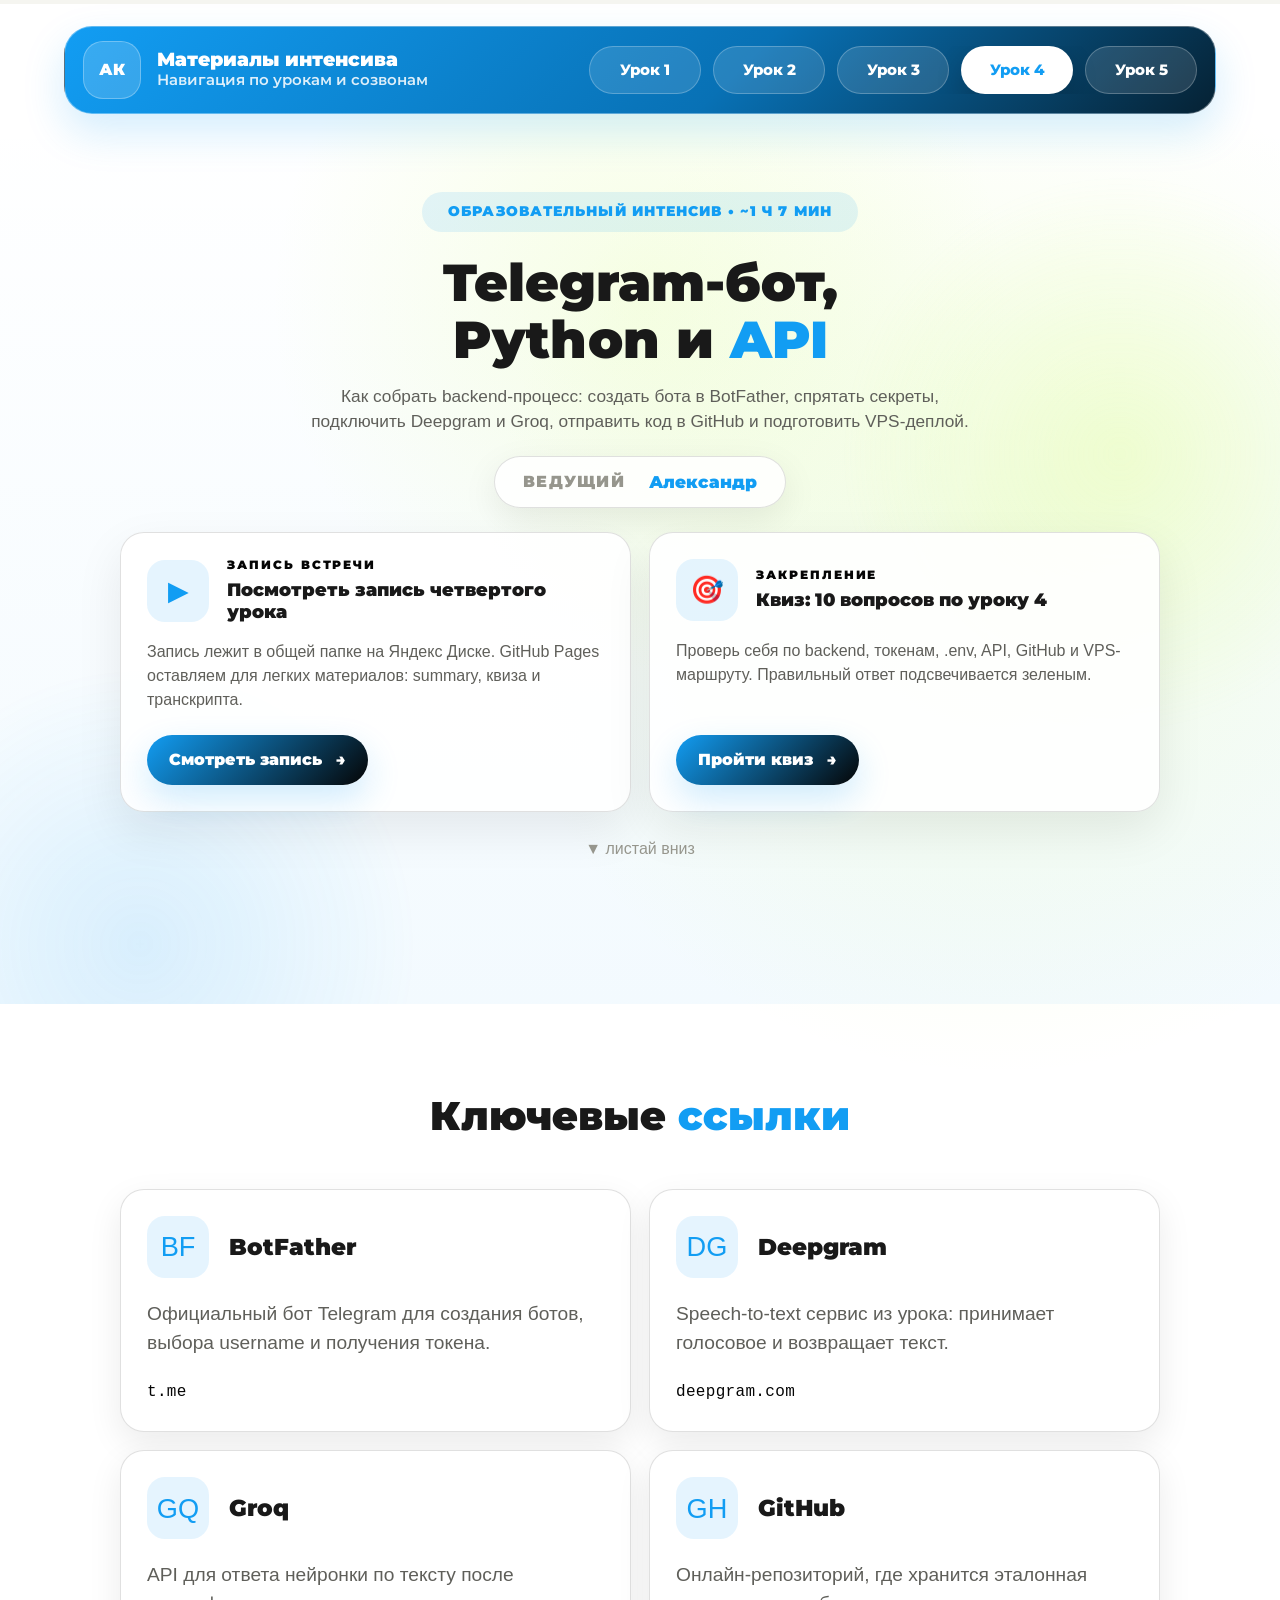
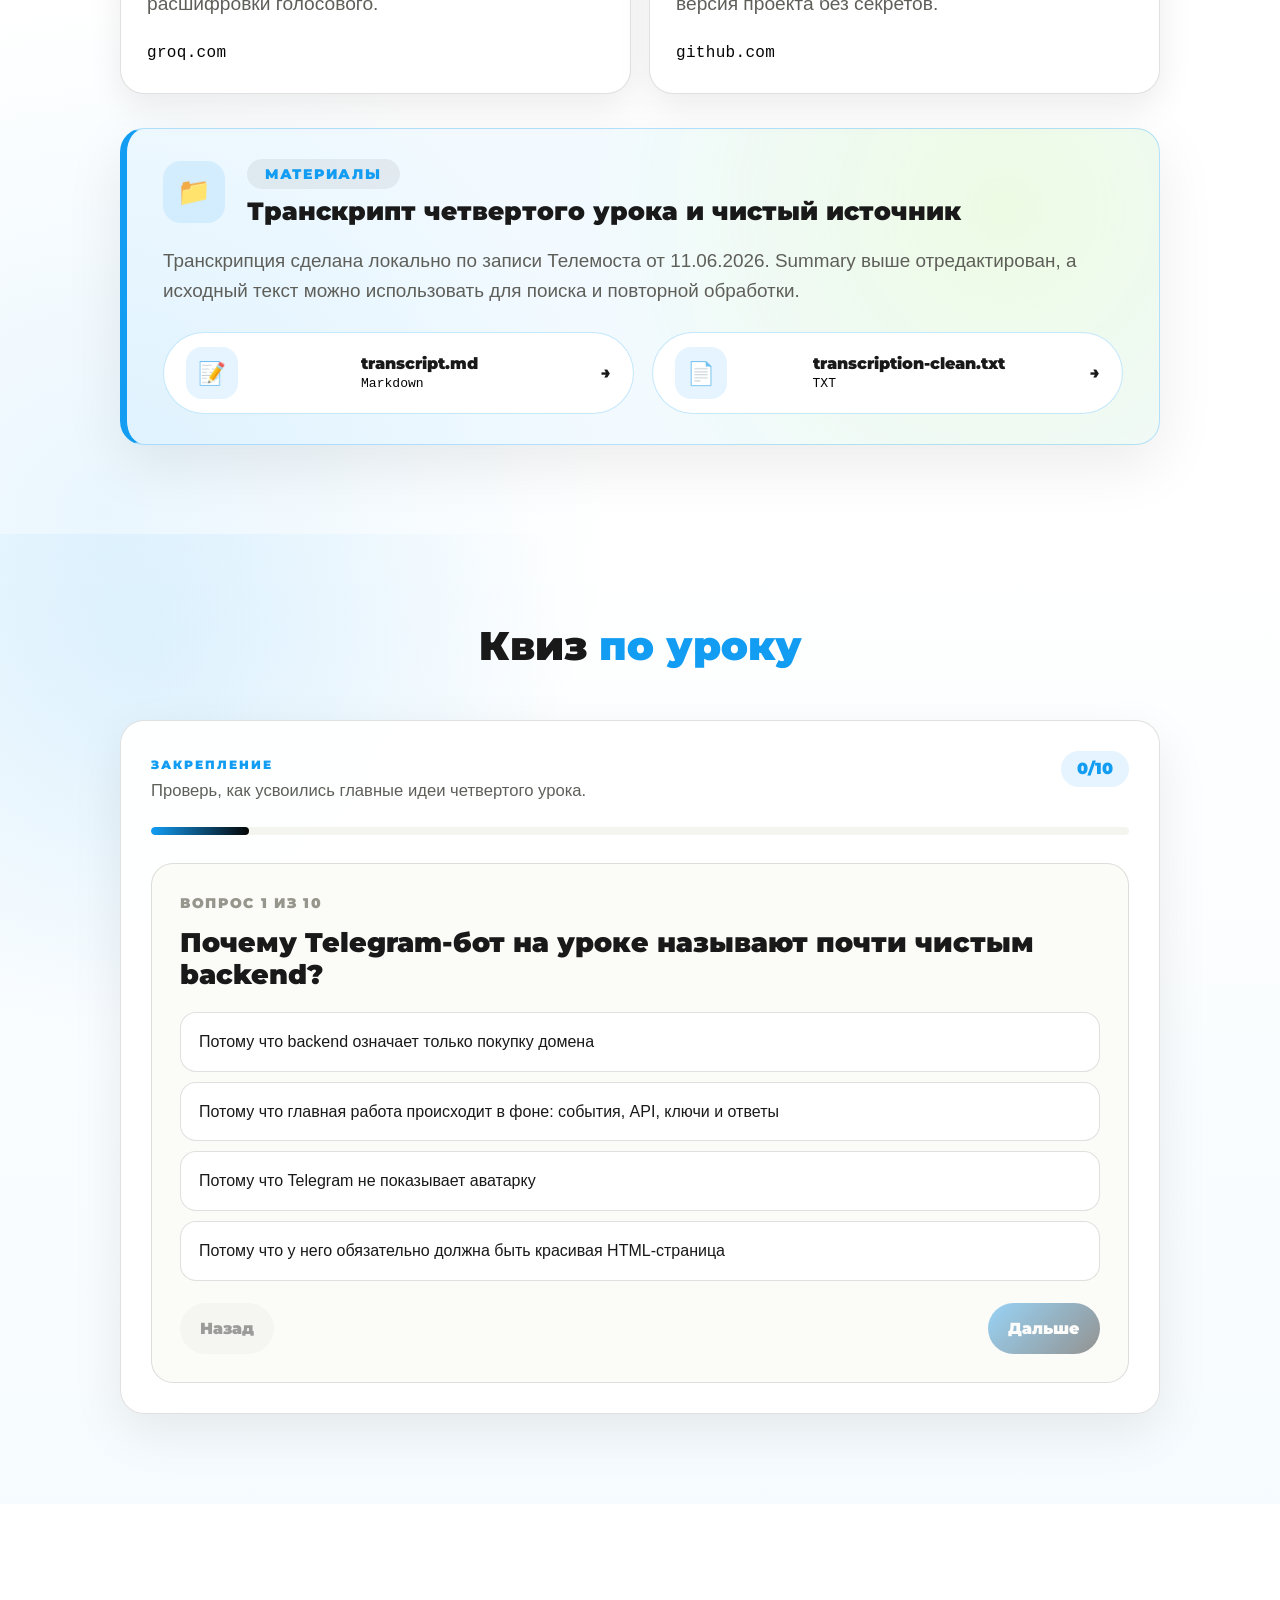
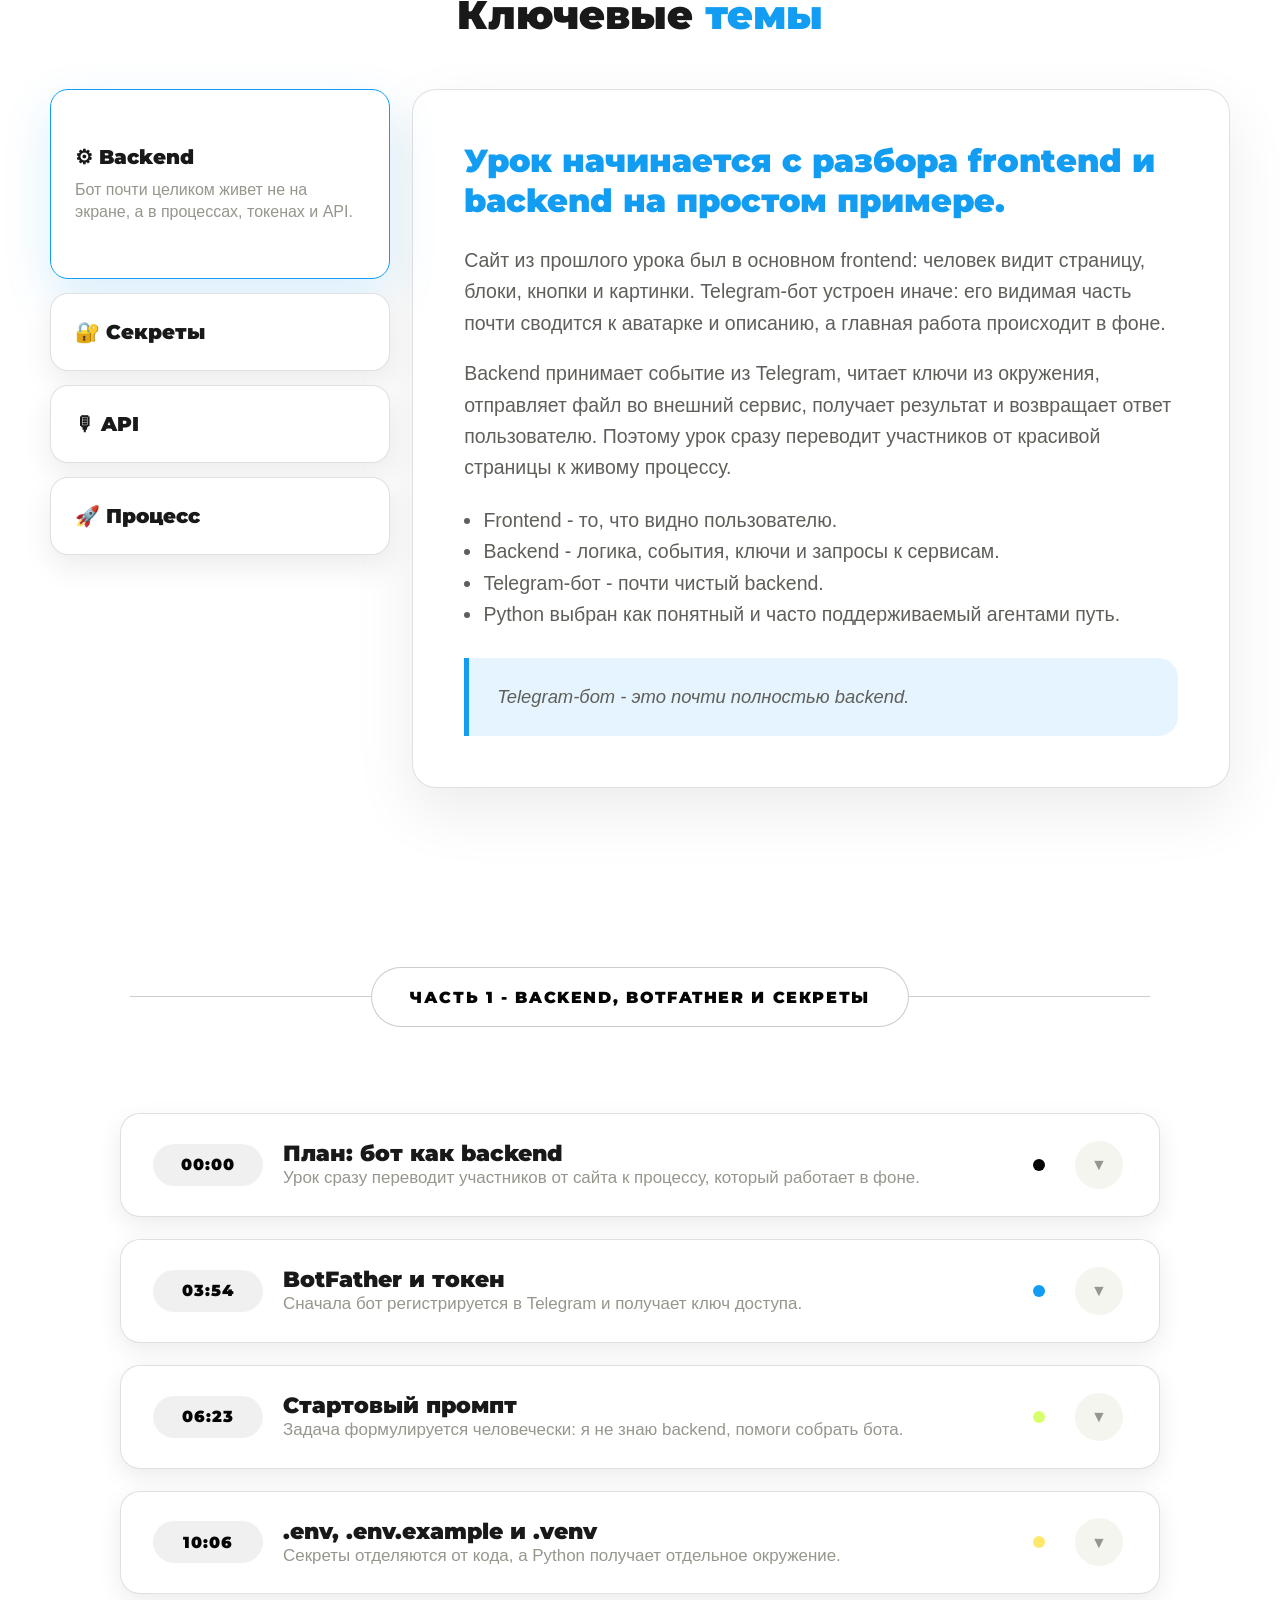
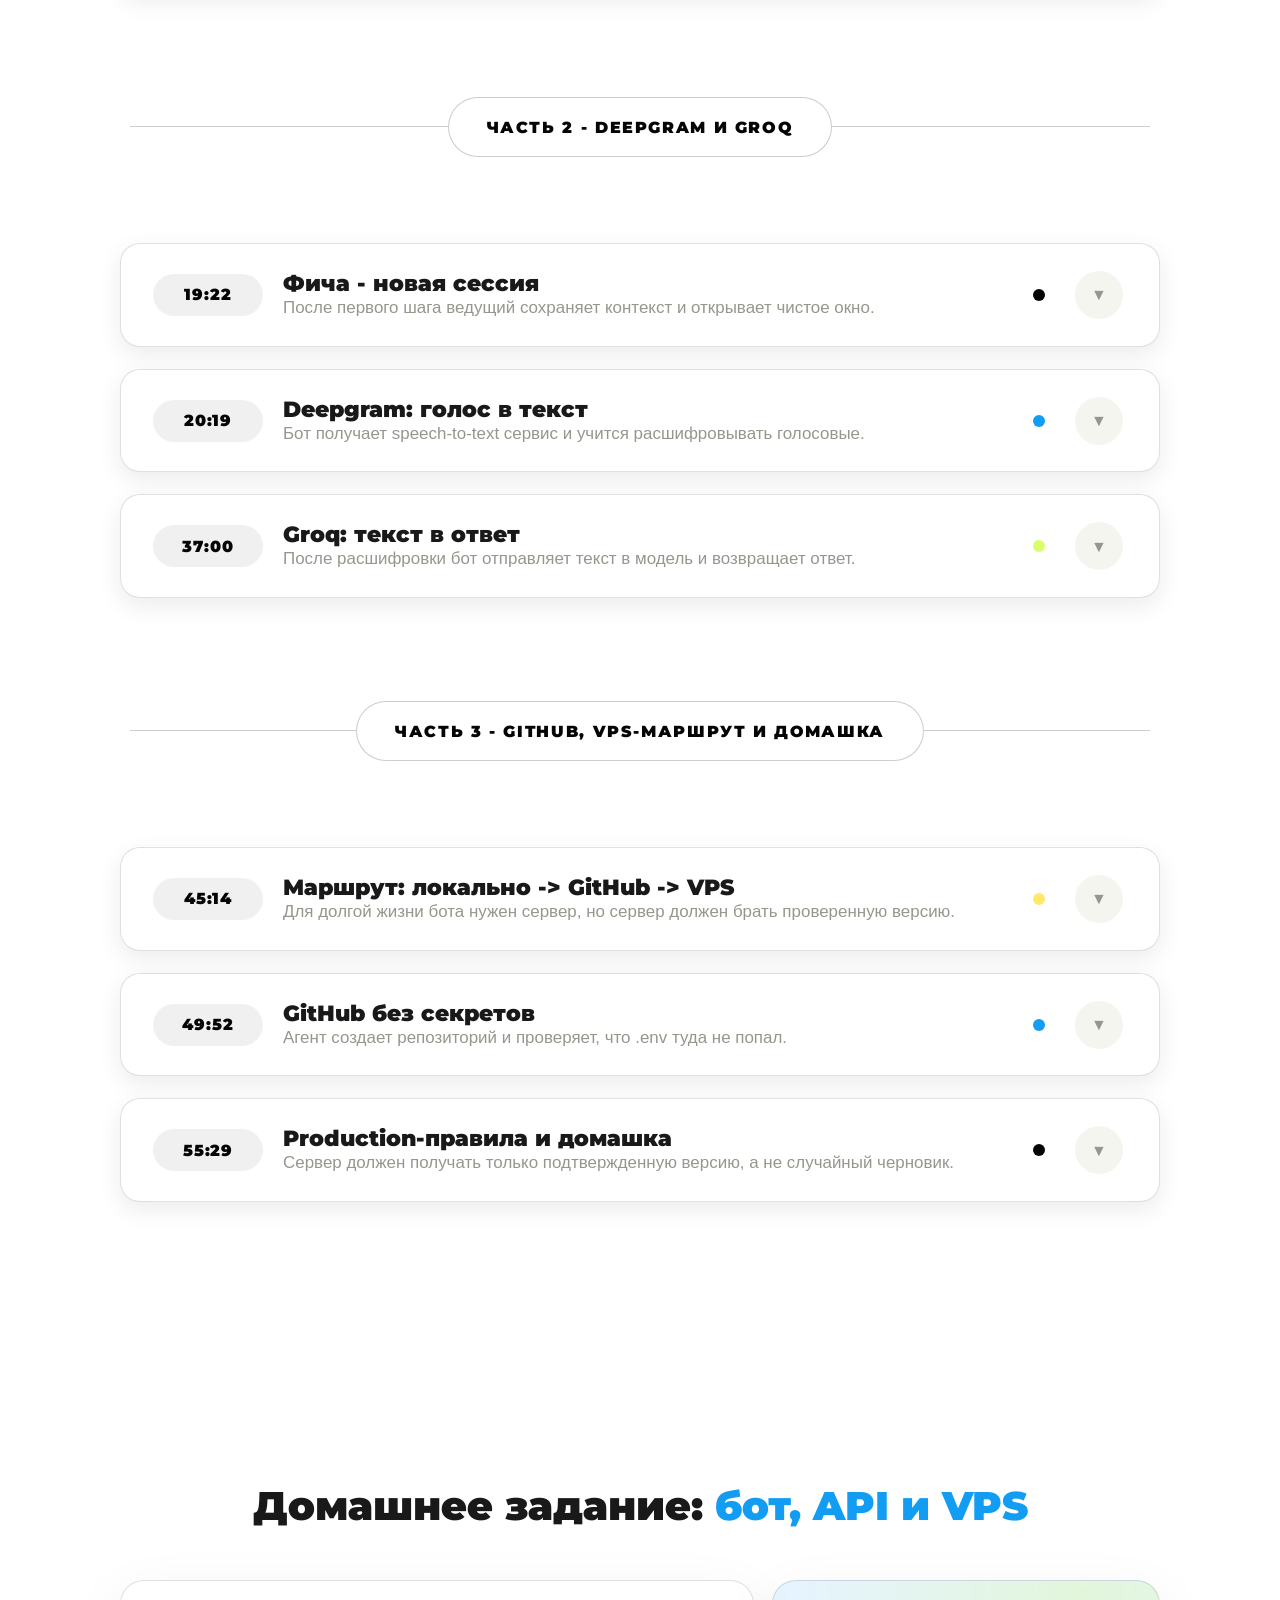
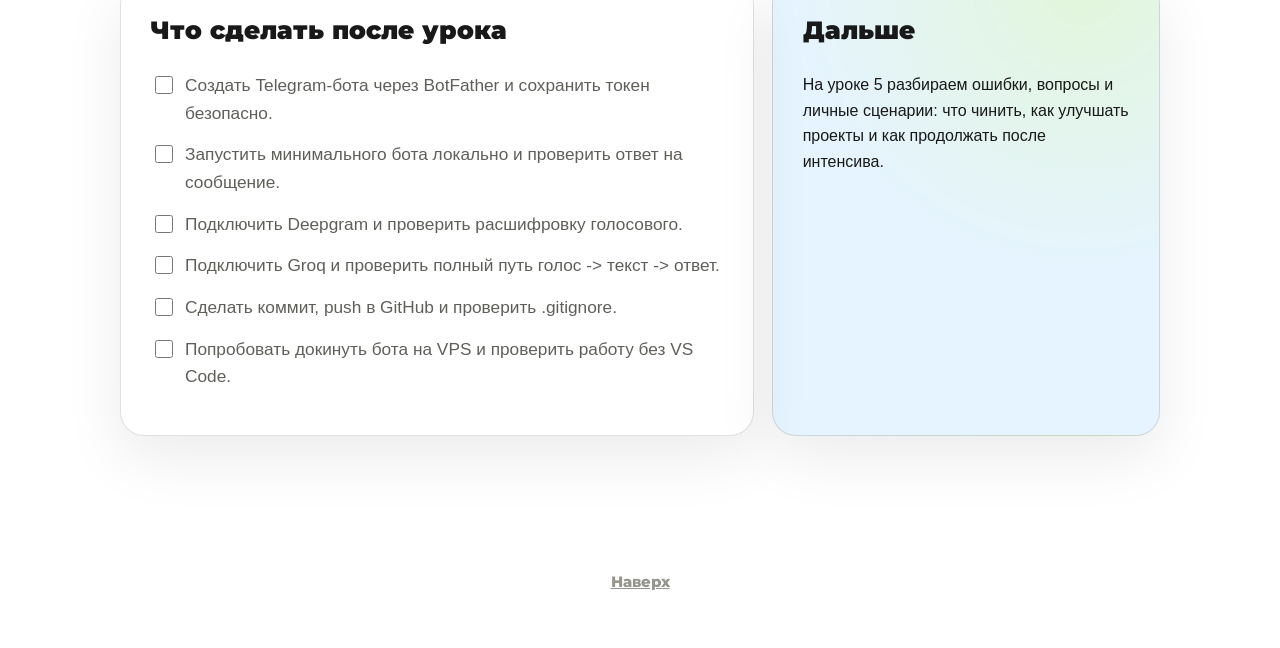
<file: Lessons/lssn_04/index.html>
<!doctype html>
<html lang="ru">
  <head>
    <meta charset="utf-8" />
    <meta name="viewport" content="width=device-width, initial-scale=1" />
    <meta name="robots" content="noindex, nofollow, noarchive" />
    <title>Урок 4 - Telegram-бот, Python, API и VPS</title>
    <meta
      name="description"
      content="Summary четвертого урока интенсива Александра Кныша: Telegram-бот, Python, BotFather, .env, Deepgram, Groq, GitHub и VPS-маршрут."
    />
    <link rel="preconnect" href="https://fonts.googleapis.com" />
    <link rel="preconnect" href="https://fonts.gstatic.com" crossorigin />
    <link
      href="https://fonts.googleapis.com/css2?family=Montserrat:wght@600;700;800;900&amp;display=swap"
      rel="stylesheet"
    />
    <style>
      :root {
        --primary: #129df3;
        --primary-hover: #0d8ddd;
        --primary-soft: rgba(18, 157, 243, 0.11);
        --secondary: #d6ff6b;
        --secondary-soft: rgba(214, 255, 107, 0.18);
        --accent: #050505;
        --accent-soft: rgba(5, 5, 5, 0.06);
        --yellow: #ffe86b;
        --yellow-soft: rgba(255, 232, 107, 0.18);
        --dark: #050505;
        --text: #191919;
        --text-soft: #5f5f5a;
        --text-muted: #96968d;
        --bg: #ffffff;
        --surface: #fbfbf8;
        --surface-2: #f5f5f0;
        --border: rgba(5, 5, 5, 0.12);
        --border-hard: rgba(5, 5, 5, 0.2);
        --shadow-10: rgba(5, 5, 5, 0.08);
        --shadow-20: rgba(5, 5, 5, 0.14);
        --radius: 24px;
        --radius-pill: 999px;
        --content-wide: 1180px;
        --content: 1040px;
        --font: Helvetica, "Helvetica Neue", Arial, sans-serif;
        --font-head: "Montserrat", Helvetica, Arial, sans-serif;
        --font-mono: "SFMono-Regular", Consolas, "Liberation Mono", monospace;
      }

      * {
        box-sizing: border-box;
      }

      html {
        scroll-behavior: smooth;
      }

      body {
        margin: 0;
        background:
          radial-gradient(circle at 78% 8%, rgba(214, 255, 107, 0.18), transparent 32rem),
          radial-gradient(circle at 8% 30%, rgba(18, 157, 243, 0.09), transparent 32rem),
          var(--bg);
        color: var(--text);
        font-family: var(--font);
        line-height: 1.6;
        overflow-x: hidden;
        -webkit-font-smoothing: antialiased;
      }

      a {
        color: inherit;
      }

      button {
        font: inherit;
      }

      .progress-bar {
        position: fixed;
        top: 0;
        left: 0;
        z-index: 300;
        width: 100%;
        height: 4px;
        background: var(--surface-2);
      }

      .progress-fill {
        width: 0;
        height: 100%;
        background: linear-gradient(90deg, var(--primary), var(--accent), var(--secondary));
      }

      .lesson-topbar {
        position: sticky;
        top: 10px;
        z-index: 220;
        padding: 16px clamp(18px, 5vw, 96px) 0;
      }

      .lesson-nav-shell {
        width: min(1660px, 100%);
        margin: 0 auto;
        display: flex;
        align-items: center;
        justify-content: space-between;
        gap: 20px;
        padding: 14px 18px;
        border: 1px solid rgba(255, 255, 255, 0.34);
        border-radius: 28px;
        background: linear-gradient(135deg, var(--primary) 0%, #0871b5 58%, var(--dark) 115%);
        color: #fff;
        box-shadow: 0 18px 42px rgba(18, 157, 243, 0.18);
        backdrop-filter: blur(16px);
      }

      .lesson-brand {
        display: flex;
        align-items: center;
        gap: 16px;
        min-width: 0;
        color: inherit;
        text-decoration: none;
      }

      .lesson-brand-mark {
        width: 58px;
        height: 58px;
        flex: 0 0 auto;
        display: grid;
        place-items: center;
        border: 1px solid rgba(255, 255, 255, 0.28);
        border-radius: 20px;
        background: rgba(255, 255, 255, 0.16);
        font-family: var(--font-head);
        font-size: 1rem;
        font-weight: 900;
      }

      .lesson-brand-title,
      .lesson-brand-sub,
      .lesson-nav-link,
      .hero-badge,
      .hero-lead-label,
      .resource-eyebrow,
      .resource-title,
      .section-title,
      .link-title,
      .bundle-eyebrow,
      .bundle-title,
      .overview-card,
      .overview-panel h3,
      .part-divider span,
      .topic-title,
      .topic-time,
      .quotes-button,
      .homework-card h3,
      .footer {
        font-family: var(--font-head);
      }

      .lesson-brand-title {
        display: block;
        font-size: 1.18rem;
        font-weight: 900;
        line-height: 1.1;
      }

      .lesson-brand-sub {
        display: block;
        color: rgba(255, 255, 255, 0.86);
        font-size: 0.92rem;
        font-weight: 600;
        line-height: 1.25;
      }

      .lesson-nav-list {
        display: flex;
        align-items: center;
        justify-content: flex-end;
        gap: 12px;
        overflow-x: auto;
        scrollbar-width: none;
      }

      .lesson-nav-list::-webkit-scrollbar {
        display: none;
      }

      .lesson-nav-link {
        display: inline-flex;
        align-items: center;
        justify-content: center;
        min-width: 112px;
        min-height: 48px;
        flex: 0 0 auto;
        border: 1px solid rgba(255, 255, 255, 0.24);
        border-radius: var(--radius-pill);
        background: rgba(255, 255, 255, 0.12);
        color: #fff;
        padding: 12px 20px;
        font-size: 0.96rem;
        font-weight: 800;
        line-height: 1;
        text-decoration: none;
        transition: background 0.2s ease, color 0.2s ease, transform 0.2s ease;
      }

      .lesson-nav-link:hover {
        background: rgba(255, 255, 255, 0.2);
        transform: translateY(-1px);
      }

      .lesson-nav-link.disabled {
        opacity: 0.55;
        pointer-events: none;
        cursor: default;
      }

      .lesson-nav-link.active {
        background: #fff;
        color: var(--primary);
        box-shadow: 0 12px 28px rgba(5, 5, 5, 0.16);
      }

      .hero {
        position: relative;
        min-height: 100vh;
        padding: 26px 24px 0;
        overflow: hidden;
        text-align: center;
        background:
          radial-gradient(circle at 50% 22%, rgba(214, 255, 107, 0.18), transparent 23rem),
          linear-gradient(180deg, rgba(255, 255, 255, 0) 0%, rgba(18, 157, 243, 0.05) 100%);
      }

      .hero::before,
      .hero::after {
        content: "";
        position: absolute;
        width: 560px;
        height: 560px;
        border-radius: 50%;
        pointer-events: none;
        filter: blur(4px);
      }

      .hero::before {
        top: 70px;
        right: -120px;
        background: radial-gradient(circle, rgba(214, 255, 107, 0.22), transparent 70%);
      }

      .hero::after {
        bottom: -220px;
        left: -140px;
        background: radial-gradient(circle, rgba(18, 157, 243, 0.12), transparent 70%);
      }

      .hero-inner {
        position: relative;
        z-index: 1;
        width: min(var(--content-wide), 100%);
        margin: 0 auto;
        padding-top: 62px;
      }

      .hero-badge {
        display: inline-flex;
        align-items: center;
        justify-content: center;
        min-height: 40px;
        margin-bottom: 22px;
        border-radius: var(--radius-pill);
        background: var(--primary-soft);
        color: var(--primary);
        padding: 10px 26px;
        font-size: 0.86rem;
        font-weight: 900;
        letter-spacing: 0.08em;
        line-height: 1;
        text-transform: uppercase;
      }

      h1,
      h2,
      h3,
      p {
        margin-top: 0;
      }

      .hero h1 {
        max-width: 1260px;
        margin: 0 auto 16px;
        color: var(--text);
        font-family: var(--font-head);
        font-size: clamp(2.55rem, 4.05vw, 4.55rem);
        font-weight: 900;
        line-height: 1.1;
        letter-spacing: 0;
      }

      .accent {
        color: var(--primary);
      }

      .accent-warm {
        color: var(--primary);
      }

      .hero-subtitle {
        max-width: 680px;
        margin: 0 auto 22px;
        color: var(--text-soft);
        font-size: clamp(1.05rem, 1.35vw, 1.42rem);
        line-height: 1.45;
      }

      .hero-lead {
        width: fit-content;
        min-width: 260px;
        min-height: 52px;
        display: inline-flex;
        align-items: center;
        justify-content: center;
        gap: 24px;
        margin: 0 auto 24px;
        border: 1px solid var(--border);
        border-radius: var(--radius-pill);
        background: rgba(255, 255, 255, 0.86);
        padding: 11px 28px;
        box-shadow: 0 12px 36px var(--shadow-10);
        text-decoration: none;
      }

      .hero-lead-label {
        color: var(--text-muted);
        font-size: 1rem;
        font-weight: 900;
        letter-spacing: 0.08em;
        text-transform: uppercase;
      }

      .hero-lead-name {
        color: var(--primary);
        font-family: var(--font-head);
        font-size: 1.08rem;
        font-weight: 900;
      }

      .hero-actions {
        display: grid;
        grid-template-columns: repeat(2, minmax(0, 1fr));
        gap: 18px;
        width: min(var(--content), 100%);
        margin: 0 auto;
        text-align: left;
      }

      .resource-card {
        min-height: 280px;
        display: flex;
        flex-direction: column;
        align-items: flex-start;
        border: 1px solid var(--border);
        border-radius: 24px;
        background: rgba(255, 255, 255, 0.9);
        padding: 26px;
        box-shadow: 0 18px 48px var(--shadow-10);
      }

      .resource-head {
        display: flex;
        align-items: center;
        gap: 18px;
        margin-bottom: 18px;
      }

      .icon-tile {
        width: 62px;
        height: 62px;
        flex: 0 0 auto;
        display: grid;
        place-items: center;
        border-radius: 18px;
        background: var(--primary-soft);
        color: var(--primary);
        font-size: 1.7rem;
      }

      .resource-eyebrow {
        display: block;
        margin-bottom: 8px;
        color: var(--accent);
        font-size: 0.76rem;
        font-weight: 900;
        letter-spacing: 0.16em;
        line-height: 1;
        text-transform: uppercase;
      }

      .resource-title {
        margin: 0;
        color: var(--text);
        font-size: clamp(1.12rem, 1.42vw, 1.42rem);
        font-weight: 900;
        line-height: 1.18;
      }

      .resource-card p {
        margin-bottom: 22px;
        color: var(--text-soft);
        font-size: clamp(1rem, 1.16vw, 1.18rem);
        line-height: 1.5;
      }

      .resource-link,
      .bundle-action {
        display: inline-flex;
        align-items: center;
        justify-content: center;
        gap: 14px;
        min-height: 50px;
        margin-top: auto;
        border: 0;
        border-radius: var(--radius-pill);
        background: linear-gradient(135deg, var(--primary), var(--dark));
        color: #fff;
        padding: 14px 22px;
        font-family: var(--font-head);
        font-size: 0.98rem;
        font-weight: 900;
        line-height: 1;
        text-decoration: none;
        box-shadow: 0 14px 34px rgba(18, 157, 243, 0.2);
      }

      .scroll-hint {
        margin: 24px 0 34px;
        color: var(--text-muted);
        font-size: 1rem;
        animation: scrollHintFloat 1.8s ease-in-out infinite;
      }

      @keyframes scrollHintFloat {
        0%,
        100% {
          opacity: 0.58;
          transform: translateY(0);
        }

        50% {
          opacity: 1;
          transform: translateY(8px);
        }
      }

      .section {
        padding: clamp(62px, 7vw, 96px) 24px;
      }

      .section-title {
        margin: 0 auto clamp(32px, 4vw, 52px);
        color: var(--text);
        font-size: clamp(2rem, 3.1vw, 3.25rem);
        font-weight: 900;
        line-height: 1.12;
        text-align: center;
      }

      .section-title .accent,
      .section-title .accent-warm {
        font-weight: 900;
      }

      .recording-card,
      .video-stage {
        width: min(var(--content), 100%);
        margin: 0 auto;
        border-radius: 28px;
        background: var(--surface-2);
        padding: 22px;
        box-shadow: 0 32px 82px var(--shadow-10);
      }

      .recording-card {
        display: flex;
        align-items: center;
        justify-content: space-between;
        gap: 24px;
        background:
          radial-gradient(circle at 90% 0%, rgba(214, 255, 107, 0.2), transparent 18rem),
          #fff;
        padding: clamp(28px, 4vw, 44px);
      }

      .recording-card p {
        max-width: 640px;
        margin: 0;
        color: var(--text-soft);
        font-size: 1.18rem;
        line-height: 1.5;
      }

      .video-frame {
        overflow: hidden;
        border: 4px solid #fff;
        border-radius: 18px;
        background: #1c1c2a;
      }

      .video-frame video {
        display: block;
        width: 100%;
        aspect-ratio: 16 / 9;
        background: #1c1c2a;
      }

      .video-toolbar {
        display: flex;
        align-items: center;
        justify-content: space-between;
        gap: 18px;
        padding: 18px 6px 2px;
      }

      .video-switcher {
        display: flex;
        flex-wrap: wrap;
        gap: 10px;
      }

      .video-switcher button,
      .video-tool {
        min-height: 54px;
        border: 0;
        border-radius: 16px;
        background: #e9ecf6;
        color: #506090;
        padding: 12px 18px;
        font-family: var(--font-head);
        font-weight: 900;
        cursor: pointer;
      }

      .video-switcher button.active {
        background: var(--primary);
        color: #fff;
      }

      .links-grid {
        width: min(var(--content), 100%);
        margin: 0 auto;
        display: grid;
        grid-template-columns: repeat(2, minmax(0, 1fr));
        gap: 18px;
      }

      .link-card {
        min-height: 200px;
        display: flex;
        flex-direction: column;
        border: 1px solid var(--border);
        border-radius: 24px;
        background: #fff;
        padding: 26px;
        box-shadow: 0 12px 34px var(--shadow-10);
        text-decoration: none;
      }

      .link-head {
        display: flex;
        align-items: center;
        gap: 20px;
        margin-bottom: 22px;
      }

      .link-title {
        color: var(--text);
        font-size: 1.42rem;
        font-weight: 900;
        line-height: 1.15;
      }

      .link-card p {
        margin-bottom: 22px;
        color: var(--text-soft);
        font-size: 1.2rem;
        line-height: 1.5;
      }

      .link-host {
        margin-top: auto;
        color: var(--accent);
        font-family: var(--font-mono);
        font-size: 1rem;
        letter-spacing: 0.02em;
      }

      .bundle-card {
        width: min(var(--content), 100%);
        margin: 34px auto 0;
        border: 1px solid rgba(18, 157, 243, 0.28);
        border-left: 7px solid var(--primary);
        border-radius: 24px;
        background:
          radial-gradient(circle at 85% 25%, rgba(214, 255, 107, 0.18), transparent 26rem),
          rgba(18, 157, 243, 0.05);
        padding: 30px 36px;
        box-shadow: 0 20px 60px var(--shadow-10);
      }

      .bundle-top {
        display: flex;
        align-items: center;
        gap: 22px;
        margin-bottom: 20px;
      }

      .bundle-eyebrow {
        display: inline-flex;
        margin-bottom: 8px;
        border-radius: var(--radius-pill);
        background: var(--accent-soft);
        color: var(--primary);
        padding: 8px 18px;
        font-size: 0.9rem;
        font-weight: 900;
        letter-spacing: 0.12em;
        line-height: 1;
        text-transform: uppercase;
      }

      .bundle-title {
        margin: 0;
        color: var(--text);
        font-size: 1.55rem;
        font-weight: 900;
        line-height: 1.15;
      }

      .bundle-card p {
        color: var(--text-soft);
        font-size: 1.18rem;
      }

      .bundle-actions {
        display: grid;
        grid-template-columns: repeat(2, minmax(0, 1fr));
        gap: 18px;
        margin-top: 26px;
      }

      .bundle-action {
        justify-content: space-between;
        min-height: 78px;
        background: #fff;
        color: var(--text);
        border: 1px solid rgba(18, 157, 243, 0.24);
        box-shadow: none;
      }

      .bundle-action .icon-tile {
        width: 52px;
        height: 52px;
        border-radius: 16px;
        font-size: 1.4rem;
      }

      .bundle-action small {
        display: block;
        margin-top: 5px;
        color: var(--accent);
        font-family: var(--font-mono);
        font-weight: 500;
      }

      .overview-layout {
        width: min(var(--content-wide), 100%);
        margin: 0 auto;
        display: grid;
        grid-template-columns: minmax(260px, 340px) minmax(0, 1fr);
        gap: 22px;
        align-items: start;
      }

      .overview-grid {
        position: sticky;
        top: 136px;
        display: grid;
        gap: 14px;
      }

      .overview-card {
        min-height: 78px;
        border: 1px solid var(--border);
        border-radius: 18px;
        background: #fff;
        color: var(--text);
        padding: 20px 24px;
        text-align: left;
        box-shadow: 0 12px 30px var(--shadow-10);
        cursor: pointer;
      }

      .overview-card strong {
        display: block;
        font-size: 1.25rem;
        font-weight: 900;
        line-height: 1.15;
      }

      .overview-card span {
        display: none;
        margin-top: 10px;
        color: var(--text-muted);
        font-family: var(--font);
        font-size: 1rem;
        font-weight: 400;
        line-height: 1.35;
      }

      .overview-card.active {
        min-height: 190px;
        border-color: var(--primary);
        box-shadow: 0 18px 48px rgba(18, 157, 243, 0.16);
      }

      .overview-card.active span {
        display: block;
      }

      .overview-panel {
        display: none;
        min-height: 430px;
        border: 1px solid var(--border);
        border-radius: 24px;
        background: #fff;
        padding: clamp(34px, 4vw, 54px);
        box-shadow: 0 24px 62px var(--shadow-10);
      }

      .overview-panel.active {
        display: block;
      }

      .overview-panel h3 {
        margin-bottom: 24px;
        color: var(--primary);
        font-size: clamp(1.7rem, 2.5vw, 2.55rem);
        font-weight: 900;
        line-height: 1.25;
      }

      .overview-panel p,
      .overview-panel li {
        color: var(--text-soft);
        font-size: 1.22rem;
      }

      .overview-panel ul {
        margin: 22px 0;
        padding-left: 1.2em;
      }

      .overview-quote {
        margin-top: 28px;
        border-left: 5px solid var(--primary);
        border-radius: 0 20px 20px 0;
        background: var(--primary-soft);
        color: var(--text-soft);
        padding: 24px 28px;
        font-size: 1.15rem;
        font-style: italic;
      }

      .part-divider {
        width: min(1020px, calc(100% - 48px));
        margin: 0 auto 86px;
        display: flex;
        align-items: center;
        gap: 0;
      }

      .part-divider::before,
      .part-divider::after {
        content: "";
        height: 1px;
        flex: 1;
        background: var(--border-hard);
      }

      .part-divider span {
        display: inline-flex;
        align-items: center;
        justify-content: center;
        min-height: 60px;
        border: 1px solid var(--border-hard);
        border-radius: var(--radius-pill);
        background: #fff;
        color: var(--accent);
        padding: 16px 38px;
        font-size: 1.02rem;
        font-weight: 900;
        letter-spacing: 0.1em;
        line-height: 1;
        text-align: center;
        text-transform: uppercase;
      }

      .timeline {
        width: min(var(--content), 100%);
        margin: 0 auto clamp(82px, 8vw, 130px);
        display: grid;
        gap: 22px;
      }

      .topic {
        border: 1px solid var(--border);
        border-radius: 20px;
        background: #fff;
        box-shadow: 0 8px 24px var(--shadow-10);
        overflow: hidden;
      }

      .topic-header {
        display: grid;
        grid-template-columns: 110px minmax(0, 1fr) 22px 52px;
        align-items: center;
        gap: 20px;
        width: 100%;
        border: 0;
        background: transparent;
        padding: 26px 32px;
        text-align: left;
        cursor: pointer;
      }

      .topic-time {
        display: inline-flex;
        align-items: center;
        justify-content: center;
        min-height: 42px;
        border-radius: var(--radius-pill);
        background: var(--accent-soft);
        color: var(--accent);
        font-size: 1rem;
        font-weight: 900;
        letter-spacing: 0.06em;
      }

      .topic-title {
        display: block;
        color: var(--text);
        font-size: 1.35rem;
        font-weight: 900;
        line-height: 1.25;
      }

      .topic-preview {
        display: block;
        color: var(--text-muted);
        font-size: 1.06rem;
        line-height: 1.35;
      }

      .topic-dot {
        width: 12px;
        height: 12px;
        border-radius: 50%;
        background: var(--primary);
      }

      .topic-toggle {
        width: 48px;
        height: 48px;
        display: grid;
        place-items: center;
        border-radius: 50%;
        background: var(--surface-2);
        color: var(--text-muted);
        font-size: 1rem;
      }

      .topic-body {
        display: none;
        padding: 0 32px 32px 162px;
      }

      .topic.open .topic-body {
        display: block;
      }

      .topic-content {
        color: var(--text-soft);
        font-size: 1.12rem;
      }

      .topic-content ul {
        padding-left: 1.2em;
      }

      .topic-quote {
        margin: 24px 0;
        border-left: 5px solid var(--primary);
        border-radius: 0 18px 18px 0;
        background: var(--primary-soft);
        padding: 20px 24px;
        color: var(--text-soft);
        font-size: 1.08rem;
        font-style: italic;
      }

      .quotes-button {
        min-height: 52px;
        border: 0;
        border-radius: var(--radius-pill);
        background: linear-gradient(135deg, var(--primary), var(--dark));
        color: #fff;
        padding: 14px 22px;
        font-weight: 900;
        cursor: pointer;
      }

      .homework-grid {
        width: min(var(--content), 100%);
        margin: 0 auto;
        display: grid;
        grid-template-columns: minmax(0, 0.62fr) minmax(320px, 0.38fr);
        gap: 18px;
      }

      .homework-card {
        border: 1px solid var(--border);
        border-radius: 24px;
        background: #fff;
        padding: 30px;
        box-shadow: 0 22px 60px var(--shadow-10);
      }

      .homework-card h3 {
        margin-bottom: 22px;
        color: var(--text);
        font-size: 1.55rem;
        font-weight: 900;
      }

      .homework-card label {
        display: grid;
        grid-template-columns: 22px minmax(0, 1fr);
        gap: 12px;
        margin-bottom: 14px;
        color: var(--text-soft);
        font-size: 1.08rem;
      }

      .homework-card input {
        width: 18px;
        height: 18px;
        margin-top: 4px;
        accent-color: var(--primary);
      }

      .homework-card.next {
        background:
          radial-gradient(circle at 80% 0%, rgba(214, 255, 107, 0.24), transparent 18rem),
          var(--primary-soft);
      }

      .quiz-section {
        background:
          radial-gradient(circle at 12% 12%, rgba(18, 157, 243, 0.08), transparent 26rem),
          linear-gradient(180deg, rgba(255, 255, 255, 0), rgba(18, 157, 243, 0.04));
      }

      .quiz-shell {
        width: min(var(--content), 100%);
        margin: 0 auto;
        border: 1px solid var(--border);
        border-radius: 24px;
        background: rgba(255, 255, 255, 0.94);
        padding: clamp(22px, 2.6vw, 30px);
        box-shadow: 0 18px 52px var(--shadow-10);
      }

      .quiz-top {
        display: flex;
        align-items: flex-start;
        justify-content: space-between;
        gap: 18px;
        margin-bottom: 24px;
      }

      .quiz-kicker,
      .quiz-score,
      .quiz-question-count,
      .quiz-nav button {
        font-family: var(--font-head);
      }

      .quiz-kicker {
        display: inline-flex;
        margin-bottom: 8px;
        color: var(--primary);
        font-size: 0.78rem;
        font-weight: 900;
        letter-spacing: 0.16em;
        line-height: 1;
        text-transform: uppercase;
      }

      .quiz-top p {
        max-width: 620px;
        margin: 0;
        color: var(--text-soft);
        font-size: 1.04rem;
        line-height: 1.45;
      }

      .quiz-score {
        flex: 0 0 auto;
        border-radius: var(--radius-pill);
        background: var(--primary-soft);
        color: var(--primary);
        padding: 10px 16px;
        font-weight: 900;
        line-height: 1;
      }

      .quiz-progress {
        height: 8px;
        overflow: hidden;
        border-radius: var(--radius-pill);
        background: var(--surface-2);
        margin-bottom: 28px;
      }

      .quiz-progress span {
        display: block;
        width: 0;
        height: 100%;
        border-radius: inherit;
        background: linear-gradient(90deg, var(--primary), var(--dark));
        transition: width 0.24s ease;
      }

      .quiz-card {
        border: 1px solid var(--border);
        border-radius: 22px;
        background: var(--surface);
        padding: clamp(20px, 2.6vw, 28px);
      }

      .quiz-question-count {
        display: block;
        margin-bottom: 12px;
        color: var(--text-muted);
        font-size: 0.88rem;
        font-weight: 900;
        letter-spacing: 0.12em;
        text-transform: uppercase;
      }

      .quiz-question {
        margin: 0 0 22px;
        color: var(--text);
        font-family: var(--font-head);
        font-size: clamp(1.35rem, 2.1vw, 2rem);
        font-weight: 900;
        line-height: 1.18;
      }

      .quiz-options {
        display: grid;
        gap: 10px;
      }

      .quiz-option {
        width: 100%;
        border: 1px solid var(--border);
        border-radius: 16px;
        background: #fff;
        color: var(--text);
        padding: 16px 18px;
        text-align: left;
        cursor: pointer;
        transition: border-color 0.2s ease, background 0.2s ease, transform 0.2s ease;
      }

      .quiz-option:hover {
        border-color: rgba(18, 157, 243, 0.36);
        transform: translateY(-1px);
      }

      .quiz-option.is-correct {
        border-color: rgba(20, 160, 92, 0.48);
        background: rgba(20, 160, 92, 0.1);
      }

      .quiz-option.is-wrong {
        border-color: rgba(220, 50, 50, 0.38);
        background: rgba(220, 50, 50, 0.08);
      }

      .quiz-explain {
        display: block;
        margin-top: 8px;
        color: var(--text-soft);
        font-size: 0.96rem;
        line-height: 1.4;
      }

      .quiz-nav {
        display: flex;
        justify-content: space-between;
        gap: 12px;
        margin-top: 22px;
      }

      .quiz-nav button {
        min-height: 48px;
        border: 0;
        border-radius: var(--radius-pill);
        background: var(--accent-soft);
        color: var(--text);
        padding: 13px 20px;
        font-weight: 900;
        cursor: pointer;
      }

      .quiz-nav button:last-child {
        background: linear-gradient(135deg, var(--primary), var(--dark));
        color: #fff;
      }

      .quiz-nav button:disabled {
        opacity: 0.42;
        cursor: not-allowed;
      }

      .quiz-result {
        text-align: center;
      }

      .quiz-result h3 {
        margin: 0 0 14px;
        color: var(--text);
        font-family: var(--font-head);
        font-size: clamp(1.8rem, 3vw, 3rem);
        font-weight: 900;
        line-height: 1.15;
      }

      .quiz-result p {
        max-width: 620px;
        margin: 0 auto 24px;
        color: var(--text-soft);
        font-size: 1.12rem;
      }

      .modal-layer {
        position: fixed;
        inset: 0;
        z-index: 400;
        display: none;
        align-items: center;
        justify-content: center;
        background: rgba(5, 5, 5, 0.58);
        padding: 24px;
      }

      .modal-layer.active {
        display: flex;
      }

      .modal {
        width: min(780px, 100%);
        max-height: 86vh;
        overflow: auto;
        border-radius: 24px;
        background: #fff;
        box-shadow: 0 30px 80px rgba(5, 5, 5, 0.26);
      }

      .modal-head {
        position: sticky;
        top: 0;
        display: flex;
        align-items: center;
        justify-content: space-between;
        gap: 20px;
        background: linear-gradient(135deg, var(--primary), var(--dark));
        color: #fff;
        padding: 22px 26px;
      }

      .modal-head h3 {
        margin: 0;
        font-family: var(--font-head);
        font-size: 1.4rem;
        font-weight: 900;
        line-height: 1.2;
      }

      .modal-close {
        width: 42px;
        height: 42px;
        flex: 0 0 auto;
        border: 0;
        border-radius: 50%;
        background: rgba(255, 255, 255, 0.2);
        color: #fff;
        cursor: pointer;
        font-family: var(--font-head);
        font-weight: 900;
      }

      .modal-body {
        padding: 28px;
      }

      .quote-item,
      .thesis-item {
        display: grid;
        grid-template-columns: 88px minmax(0, 1fr);
        gap: 14px;
        margin-bottom: 14px;
        border: 1px solid var(--border);
        border-radius: 16px;
        background: var(--surface);
        padding: 16px;
      }

      .quote-item time,
      .thesis-item span:first-child {
        color: var(--accent);
        font-family: var(--font-head);
        font-weight: 900;
      }

      .thesis-item {
        grid-template-columns: 34px minmax(0, 1fr);
        background: var(--primary-soft);
      }

      .footer {
        padding: 44px 24px 54px;
        color: var(--text-muted);
        font-size: 0.95rem;
        font-weight: 800;
        text-align: center;
      }

      @media (max-width: 980px) {
        .lesson-nav-shell,
        .overview-layout,
        .homework-grid {
          grid-template-columns: 1fr;
        }

        .lesson-nav-shell {
          flex-direction: column;
          align-items: flex-start;
          border-radius: 28px;
        }

        .lesson-nav-list {
          width: 100%;
          justify-content: flex-start;
        }

        .hero {
          padding-top: 70px;
        }

        .hero-actions,
        .links-grid,
        .bundle-actions {
          grid-template-columns: 1fr;
        }

        .overview-grid {
          position: static;
        }

        .topic-header {
          grid-template-columns: 94px minmax(0, 1fr) 18px 44px;
          padding: 22px;
        }

        .topic-body {
          padding: 0 22px 26px;
        }
      }

      @media (max-width: 620px) {
        .lesson-topbar {
          position: static;
          top: 8px;
          padding: 10px 10px 0;
        }

        .lesson-nav-shell {
          width: min(100%, calc(100vw - 20px));
          max-width: calc(100vw - 20px);
          flex-direction: column;
          align-items: stretch;
          gap: 14px;
          padding: 14px;
          border-radius: 22px;
          overflow: hidden;
        }

        .lesson-brand,
        .lesson-nav-list {
          min-width: 0;
          max-width: 100%;
        }

        .lesson-brand {
          width: 100%;
        }

        .lesson-brand-mark {
          width: 46px;
          height: 46px;
          border-radius: 16px;
          font-size: 0.86rem;
        }

        .lesson-brand-title {
          font-size: 1rem;
        }

        .lesson-brand-sub {
          display: none;
        }

        .lesson-nav-list {
          display: grid;
          grid-template-columns: repeat(2, minmax(0, 1fr));
          gap: 8px;
          overflow: visible;
        }

        .lesson-nav-link {
          min-width: 0;
          width: 100%;
          min-height: 38px;
          padding: 10px 12px;
          font-size: 0.78rem;
        }

        .hero {
          min-height: auto;
          padding: 48px 14px 0;
          overflow: hidden;
        }

        .hero-inner {
          width: 100%;
          max-width: 100%;
          padding-top: 28px;
        }

        .hero-badge {
          max-width: 100%;
          min-height: 42px;
          margin-bottom: 24px;
          padding: 12px 20px;
          font-size: 0.72rem;
          line-height: 1.25;
          text-align: center;
        }

        .hero h1 {
          max-width: 100%;
          margin-bottom: 18px;
          font-size: clamp(1.58rem, 7.2vw, 2.18rem);
          line-height: 1.1;
          overflow-wrap: anywhere;
          word-break: break-word;
        }

        .hero h1 .accent {
          overflow-wrap: anywhere;
          word-break: break-word;
        }

        .hero-subtitle {
          margin-bottom: 26px;
          font-size: 1.04rem;
          overflow-wrap: break-word;
        }

        .hero-lead {
          min-width: 0;
          width: 100%;
          min-height: 58px;
          gap: 14px;
          padding: 14px 18px;
        }

        .hero-actions {
          gap: 18px;
        }

        .resource-card {
          min-height: auto;
          padding: 24px;
        }

        .resource-head {
          align-items: flex-start;
          gap: 14px;
        }

        .resource-title {
          overflow-wrap: anywhere;
        }

        .resource-card p {
          font-size: 1.04rem;
        }

        .section {
          padding: 58px 14px;
        }

        .section-title {
          margin-bottom: 36px;
          font-size: 2.25rem;
        }

        .video-stage,
        .bundle-card,
        .link-card,
        .overview-panel,
        .homework-card {
          border-radius: 20px;
        }

        .video-toolbar {
          align-items: stretch;
          flex-direction: column;
        }

        .link-card,
        .bundle-card,
        .overview-panel,
        .homework-card {
          padding: 24px;
        }

        .part-divider {
          width: calc(100% - 28px);
          margin-bottom: 44px;
        }

        .part-divider span {
          min-height: 48px;
          padding: 12px 18px;
          font-size: 0.76rem;
        }

        .topic-header {
          grid-template-columns: 82px minmax(0, 1fr) 12px 38px;
          gap: 12px;
          padding: 18px;
        }

        .topic-time {
          min-height: 36px;
          font-size: 0.82rem;
        }

        .topic-title {
          font-size: 1.04rem;
        }

        .topic-preview {
          font-size: 0.9rem;
        }

        .topic-toggle {
          width: 36px;
          height: 36px;
        }
      }
    </style>
  </head>
  <body>
    <div class="progress-bar"><div class="progress-fill" id="progressFill"></div></div>

    <div class="lesson-topbar">
      <div class="lesson-nav-shell">
        <a class="lesson-brand" href="#hero" aria-label="К началу страницы">
          <span class="lesson-brand-mark">АК</span>
          <span>
            <span class="lesson-brand-title">Материалы интенсива</span>
            <span class="lesson-brand-sub">Навигация по урокам и созвонам</span>
          </span>
        </a>
        <nav class="lesson-nav-list" aria-label="Навигация по материалам">
          <a class="lesson-nav-link" href="../lssn_01/">Урок 1</a>
          <a class="lesson-nav-link" href="../lssn_02/">Урок 2</a>
          <a class="lesson-nav-link" href="../lssn_03/">Урок 3</a>
          <a class="lesson-nav-link active" href="#hero">Урок 4</a>
          <a class="lesson-nav-link" href="../lssn_05/index.html">Урок 5</a>
        </nav>
      </div>
    </div>

    <main>
      <section class="hero" id="hero">
        <div class="hero-inner">
          <div class="hero-badge">Образовательный интенсив • ~1 ч 7 мин</div>
          <h1>Telegram-бот,<br />Python и <span class="accent">API</span></h1>
          <p class="hero-subtitle">
            Как собрать backend-процесс: создать бота в BotFather, спрятать секреты,
            подключить Deepgram и Groq, отправить код в GitHub и подготовить VPS-деплой.
          </p>
          <a class="hero-lead" href="https://t.me/kknysh" target="_blank" rel="noreferrer">
            <span class="hero-lead-label">Ведущий</span>
            <span class="hero-lead-name">Александр</span>
          </a>

          <div class="hero-actions">
            <article class="resource-card">
              <div class="resource-head">
                <div class="icon-tile">▶</div>
                <div>
                  <span class="resource-eyebrow">Запись встречи</span>
                  <h2 class="resource-title">Посмотреть запись четвертого урока</h2>
                </div>
              </div>
              <p>
                Запись лежит в общей папке на Яндекс Диске. GitHub Pages оставляем
                для легких материалов: summary, квиза и транскрипта.
              </p>
              <a class="resource-link" href="https://disk.yandex.ru/d/a1HJ5Rf1KWuJwA?path=%2F%D0%A3%D1%80%D0%BE%D0%BA_4" target="_blank" rel="noreferrer">Смотреть запись <span>→</span></a>
            </article>

            <article class="resource-card">
              <div class="resource-head">
                <div class="icon-tile">🎯</div>
                <div>
                  <span class="resource-eyebrow">Закрепление</span>
                  <h2 class="resource-title">Квиз: 10 вопросов по уроку 4</h2>
                </div>
              </div>
              <p>
                Проверь себя по backend, токенам, .env, API,
                GitHub и VPS-маршруту. Правильный ответ подсвечивается зеленым.
              </p>
              <a class="resource-link" href="#quiz">Пройти квиз <span>→</span></a>
            </article>
          </div>

          <div class="scroll-hint">▼ листай вниз</div>
        </div>
      </section>

      <section class="section" id="links">
        <h2 class="section-title">Ключевые <span class="accent">ссылки</span></h2>
        <div class="links-grid" id="linksGrid"></div>
        <div class="bundle-card">
          <div class="bundle-top">
            <div class="icon-tile">📁</div>
            <div>
              <span class="bundle-eyebrow">Материалы</span>
              <h3 class="bundle-title">Транскрипт четвертого урока и чистый источник</h3>
            </div>
          </div>
          <p>
            Транскрипция сделана локально по записи Телемоста от 11.06.2026.
            Summary выше отредактирован, а исходный текст можно использовать для поиска и повторной обработки.
          </p>
          <div class="bundle-actions">
            <a class="bundle-action" href="./transcript.md" download>
              <span class="icon-tile">📝</span>
              <span>transcript.md<small>Markdown</small></span>
              <span>→</span>
            </a>
            <a class="bundle-action" href="./transcription-clean.txt" download>
              <span class="icon-tile">📄</span>
              <span>transcription-clean.txt<small>TXT</small></span>
              <span>→</span>
            </a>
          </div>
        </div>
      </section>

      <section class="section quiz-section" id="quiz">
        <h2 class="section-title">Квиз <span class="accent">по уроку</span></h2>
        <div class="quiz-shell" id="quizShell" aria-live="polite"></div>
      </section>

      <section class="section" id="overview">
        <h2 class="section-title">Ключевые <span class="accent">темы</span></h2>
        <div class="overview-layout">
          <div class="overview-grid" id="overviewGrid" role="tablist" aria-label="Ключевые темы"></div>
          <div id="overviewPanels"></div>
        </div>
      </section>

      <section class="section" id="timeline">
        <div id="timelineHost"></div>
      </section>

      <section class="section" id="homework">
        <h2 class="section-title">Домашнее задание: <span class="accent">бот, API и VPS</span></h2>
        <div class="homework-grid">
          <div class="homework-card">
            <h3>Что сделать после урока</h3>
            <label><input type="checkbox" /> Создать Telegram-бота через BotFather и сохранить токен безопасно.</label>
            <label><input type="checkbox" /> Запустить минимального бота локально и проверить ответ на сообщение.</label>
            <label><input type="checkbox" /> Подключить Deepgram и проверить расшифровку голосового.</label>
            <label><input type="checkbox" /> Подключить Groq и проверить полный путь голос -> текст -> ответ.</label>
            <label><input type="checkbox" /> Сделать коммит, push в GitHub и проверить .gitignore.</label>
            <label><input type="checkbox" /> Попробовать докинуть бота на VPS и проверить работу без VS Code.</label>
          </div>
          <div class="homework-card next">
            <h3>Дальше</h3>
            <p>
              На уроке 5 разбираем ошибки, вопросы и личные сценарии:
              что чинить, как улучшать проекты и как продолжать после интенсива.
            </p>
          </div>
        </div>
      </section>
    </main>

    <footer class="footer">
      <a href="#hero">Наверх</a>
    </footer>

    <div id="modalHost"></div>

    <script>
      const DATA = {
        "links": [
                {
                        "icon": "BF",
                        "title": "BotFather",
                        "href": "https://t.me/BotFather",
                        "desc": "Официальный бот Telegram для создания ботов, выбора username и получения токена."
                },
                {
                        "icon": "DG",
                        "title": "Deepgram",
                        "href": "https://deepgram.com/",
                        "desc": "Speech-to-text сервис из урока: принимает голосовое и возвращает текст."
                },
                {
                        "icon": "GQ",
                        "title": "Groq",
                        "href": "https://groq.com/",
                        "desc": "API для ответа нейронки по тексту после расшифровки голосового."
                },
                {
                        "icon": "GH",
                        "title": "GitHub",
                        "href": "https://github.com/",
                        "desc": "Онлайн-репозиторий, где хранится эталонная версия проекта без секретов."
                }
        ],
        "overview": [
                {
                        "icon": "⚙",
                        "title": "Backend",
                        "preview": "Бот почти целиком живет не на экране, а в процессах, токенах и API.",
                        "subtitle": "Урок начинается с разбора frontend и backend на простом примере.",
                        "content": [
                                "Сайт из прошлого урока был в основном frontend: человек видит страницу, блоки, кнопки и картинки. Telegram-бот устроен иначе: его видимая часть почти сводится к аватарке и описанию, а главная работа происходит в фоне.",
                                "Backend принимает событие из Telegram, читает ключи из окружения, отправляет файл во внешний сервис, получает результат и возвращает ответ пользователю. Поэтому урок сразу переводит участников от красивой страницы к живому процессу."
                        ],
                        "list": [
                                "Frontend - то, что видно пользователю.",
                                "Backend - логика, события, ключи и запросы к сервисам.",
                                "Telegram-бот - почти чистый backend.",
                                "Python выбран как понятный и часто поддерживаемый агентами путь."
                        ],
                        "quote": "Telegram-бот - это почти полностью backend."
                },
                {
                        "icon": "🔐",
                        "title": "Секреты",
                        "preview": "Токен бота и API-ключи нельзя превращать в обычный текст проекта.",
                        "subtitle": "BotFather дает ключ, но правильная привычка - не кидать его в чат и не коммитить.",
                        "content": [
                                "BotFather регистрирует бота, закрепляет username и выдает токен. Этот токен работает как пароль: с ним код может говорить с Telegram от имени бота.",
                                "Дальше появляется .env: специальный файл для секретов проекта. В GitHub уходит .env.example с названиями переменных, а реальные значения остаются локально и на сервере отдельно."
                        ],
                        "list": [
                                "Username бота лучше выбирать осознанно.",
                                "Токен не светим в чате, коде и публичном GitHub.",
                                ".env хранит реальные секреты.",
                                ".env.example показывает структуру без ключей.",
                                ".venv - отдельное окружение Python и библиотек."
                        ],
                        "quote": "Секреты живут в .env, а не в репозитории."
                },
                {
                        "icon": "🎙",
                        "title": "API",
                        "preview": "Голосовое проходит цепочку Telegram -> Deepgram -> Groq -> Telegram.",
                        "subtitle": "В середине урока бот начинает соединять несколько внешних сервисов.",
                        "content": [
                                "Deepgram используется как speech-to-text: бот получает голосовое, передает аудио во внешний сервис и получает текст. Этот шаг проверяют отдельно, потому что без рабочей расшифровки дальше нечего отправлять в нейронку.",
                                "Затем подключается Groq: расшифрованный текст уходит в модель, а ответ возвращается обратно в Telegram. Важный нюанс из записи - сервис лучше уточнять ссылкой, потому что похожие названия легко спутать."
                        ],
                        "list": [
                                "Deepgram отвечает за голос -> текст.",
                                "Groq отвечает за текст -> AI-ответ.",
                                "API-ключи добавляются в .env.",
                                "Каждый сервис проверяется отдельным маленьким тестом.",
                                "Если агент делает не то, его можно перебить и уточнить ссылкой."
                        ],
                        "quote": "Бот связывает сервисы, а не просто хранит один файл."
                },
                {
                        "icon": "🚀",
                        "title": "Процесс",
                        "preview": "Мини-победа, сохранение контекста, коммит, новая сессия, GitHub.",
                        "subtitle": "Главная рабочая привычка урока - не тащить все в одно забитое окно.",
                        "content": [
                                "После каждого законченного шага ведущий просит агента сохранить ключевые записи и уходит в новую сессию. Это закрепляет правило прошлого урока: одна фича - одна сессия, особенно когда в проекте появляются токены, API и несколько сервисов.",
                                "Финальный практический результат урока - локальный бот, который расшифровывает голос и отвечает через Groq, плюс репозиторий на GitHub без секретов. VPS разобрали как следующий взрослый шаг: сервер должен брать проверенную версию из GitHub, а не сырой код с ноутбука."
                        ],
                        "list": [
                                "Фича готова - сохранить контекст.",
                                "Работает - сделать коммит.",
                                "Следующий большой шаг - новая сессия.",
                                "GitHub хранит эталонную версию проекта.",
                                "VPS - следующий шаг, чтобы бот жил без ноутбука."
                        ],
                        "quote": "Локально -> GitHub -> VPS."
                }
        ],
        "quiz": [
                {
                        "question": "Почему Telegram-бот на уроке называют почти чистым backend?",
                        "options": [
                                {
                                        "text": "Потому что главная работа происходит в фоне: события, API, ключи и ответы",
                                        "correct": true,
                                        "explain": "Да. У бота почти нет фронтенда, зато есть процесс и логика."
                                },
                                {
                                        "text": "Потому что у него обязательно должна быть красивая HTML-страница",
                                        "correct": false,
                                        "explain": "HTML-страница для такого бота не нужна."
                                },
                                {
                                        "text": "Потому что Telegram не показывает аватарку",
                                        "correct": false,
                                        "explain": "Аватарка есть, но это не главная часть работы."
                                },
                                {
                                        "text": "Потому что backend означает только покупку домена",
                                        "correct": false,
                                        "explain": "Домен к этому уроку не относится как главный смысл."
                                }
                        ]
                },
                {
                        "question": "Что делает BotFather?",
                        "options": [
                                {
                                        "text": "Создает Telegram-бота, закрепляет username и выдает токен",
                                        "correct": true,
                                        "explain": "Да. Это официальный бот Telegram для управления ботами."
                                },
                                {
                                        "text": "Расшифровывает голосовые сообщения",
                                        "correct": false,
                                        "explain": "Расшифровка делалась через Deepgram."
                                },
                                {
                                        "text": "Публикует код на GitHub",
                                        "correct": false,
                                        "explain": "Для GitHub используется отдельная авторизация и gh."
                                },
                                {
                                        "text": "Запускает VPS",
                                        "correct": false,
                                        "explain": "BotFather не управляет сервером."
                                }
                        ]
                },
                {
                        "question": "Где должны лежать реальные токены и API-ключи проекта?",
                        "options": [
                                {
                                        "text": "В .env, который не попадает в GitHub",
                                        "correct": true,
                                        "explain": "Да. Это главный безопасный паттерн урока."
                                },
                                {
                                        "text": "В README.md, чтобы всем было удобно",
                                        "correct": false,
                                        "explain": "README может быть публичным, секреты туда нельзя."
                                },
                                {
                                        "text": "В названии репозитория",
                                        "correct": false,
                                        "explain": "Название репозитория видно снаружи."
                                },
                                {
                                        "text": "В сообщении Telegram всем участникам",
                                        "correct": false,
                                        "explain": "Так токен легко утечет."
                                }
                        ]
                },
                {
                        "question": "Зачем нужен .env.example?",
                        "options": [
                                {
                                        "text": "Показать, какие переменные нужны, но без реальных секретов",
                                        "correct": true,
                                        "explain": "Да. Его можно коммитить, потому что ключей внутри нет."
                                },
                                {
                                        "text": "Хранить настоящие ключи Deepgram и Groq",
                                        "correct": false,
                                        "explain": "Настоящие ключи лежат в .env."
                                },
                                {
                                        "text": "Заменить виртуальное окружение Python",
                                        "correct": false,
                                        "explain": "За окружение отвечает .venv."
                                },
                                {
                                        "text": "Опубликовать запись урока",
                                        "correct": false,
                                        "explain": "К записи урока этот файл не относится."
                                }
                        ]
                },
                {
                        "question": "Какую роль в уроке выполняет Deepgram?",
                        "options": [
                                {
                                        "text": "Превращает голосовое сообщение в текст",
                                        "correct": true,
                                        "explain": "Да. Это speech-to-text сервис."
                                },
                                {
                                        "text": "Хранит GitHub-репозиторий",
                                        "correct": false,
                                        "explain": "Репозиторий хранит GitHub."
                                },
                                {
                                        "text": "Выдает username Telegram-бота",
                                        "correct": false,
                                        "explain": "Username выдает BotFather."
                                },
                                {
                                        "text": "Запускает SSH-ключи на VPS",
                                        "correct": false,
                                        "explain": "SSH относится к серверному доступу."
                                }
                        ]
                },
                {
                        "question": "Что делает Groq в собранной цепочке?",
                        "options": [
                                {
                                        "text": "Получает текст после расшифровки и возвращает AI-ответ",
                                        "correct": true,
                                        "explain": "Да. Deepgram дает текст, Groq отвечает на него."
                                },
                                {
                                        "text": "Создает .venv",
                                        "correct": false,
                                        "explain": ".venv создает локальная настройка Python."
                                },
                                {
                                        "text": "Меняет username бота",
                                        "correct": false,
                                        "explain": "Это делается через BotFather."
                                },
                                {
                                        "text": "Проверяет лимит GitHub Pages",
                                        "correct": false,
                                        "explain": "Это не роль Groq."
                                }
                        ]
                },
                {
                        "question": "Почему ведущий несколько раз уходил в новую сессию?",
                        "options": [
                                {
                                        "text": "Чтобы после фичи сохранить смысл, не забивать контекст и меньше тратить токены",
                                        "correct": true,
                                        "explain": "Да. Это закрепление правила одна фича - одна сессия."
                                },
                                {
                                        "text": "Потому что проект удалялся",
                                        "correct": false,
                                        "explain": "Проект не удалялся, смысл сохранялся в файлах."
                                },
                                {
                                        "text": "Потому что GitHub запрещает длинные чаты",
                                        "correct": false,
                                        "explain": "GitHub к длине чата не относится."
                                },
                                {
                                        "text": "Чтобы потерять все предыдущие решения",
                                        "correct": false,
                                        "explain": "Наоборот: перед переходом решения фиксируются."
                                }
                        ]
                },
                {
                        "question": "Что стало фактическим практическим результатом урока?",
                        "options": [
                                {
                                        "text": "Локальный Telegram-бот с Deepgram и Groq плюс репозиторий на GitHub",
                                        "correct": true,
                                        "explain": "Да. До VPS в записи руками не дошли, его оставили следующим шагом."
                                },
                                {
                                        "text": "Полностью настроенный VPS-сервис с production-ботом",
                                        "correct": false,
                                        "explain": "VPS обсудили как следующий шаг, но на уроке не завершили."
                                },
                                {
                                        "text": "Новый лендинг на GitHub Pages",
                                        "correct": false,
                                        "explain": "Лендинг был темой третьего урока."
                                },
                                {
                                        "text": "Chrome-расширение",
                                        "correct": false,
                                        "explain": "Это была практика второго урока."
                                }
                        ]
                },
                {
                        "question": "Зачем проект отправляли на GitHub?",
                        "options": [
                                {
                                        "text": "Чтобы хранить эталонную версию кода без секретов и потом деплоить ее дальше",
                                        "correct": true,
                                        "explain": "Да. GitHub становится посредником между локальной работой и сервером."
                                },
                                {
                                        "text": "Чтобы туда попал .env с ключами",
                                        "correct": false,
                                        "explain": "Это как раз запрещено."
                                },
                                {
                                        "text": "Чтобы бот работал только при открытом браузере",
                                        "correct": false,
                                        "explain": "Бот работает процессом, а не страницей браузера."
                                },
                                {
                                        "text": "Чтобы заменить BotFather",
                                        "correct": false,
                                        "explain": "BotFather все равно нужен для Telegram-бота."
                                }
                        ]
                },
                {
                        "question": "Какой взрослый маршрут деплоя обсуждали в финале?",
                        "options": [
                                {
                                        "text": "Локальная проверка -> commit/push в GitHub -> подтверждение -> VPS",
                                        "correct": true,
                                        "explain": "Да. Сервер должен брать проверенную версию, а не случайный черновик."
                                },
                                {
                                        "text": "Сразу копировать любой черновик на сервер",
                                        "correct": false,
                                        "explain": "Это повышает риск сломать production."
                                },
                                {
                                        "text": "Хранить секреты в публичном README",
                                        "correct": false,
                                        "explain": "Секреты хранятся отдельно."
                                },
                                {
                                        "text": "Никогда не делать коммиты",
                                        "correct": false,
                                        "explain": "Коммиты как раз фиксируют мини-победы."
                                }
                        ]
                }
        ],
        "parts": [
                {
                        "name": "Часть 1 - backend, BotFather и секреты",
                        "topicIds": [
                                1,
                                2,
                                3,
                                4
                        ]
                },
                {
                        "name": "Часть 2 - Deepgram и Groq",
                        "topicIds": [
                                5,
                                6,
                                7
                        ]
                },
                {
                        "name": "Часть 3 - GitHub, VPS-маршрут и домашка",
                        "topicIds": [
                                8,
                                9,
                                10
                        ]
                }
        ],
        "topics": [
                {
                        "id": 1,
                        "timeStart": "00:00",
                        "title": "План: бот как backend",
                        "preview": "Урок сразу переводит участников от сайта к процессу, который работает в фоне.",
                        "color": "var(--accent)",
                        "paragraphs": [
                                "В начале фиксируется тема: делаем Telegram-бота, который принимает голосовые сообщения, расшифровывает их и отправляет текст в нейронку.",
                                "Главное отличие от сайта - это backend. У бота почти нет видимого фронта, зато есть процессы, ключи, API и логика, которая должна где-то постоянно работать."
                        ],
                        "list": [
                                "Telegram-бот - новая практическая веха после сайта.",
                                "Frontend показывает интерфейс, backend выполняет скрытую работу.",
                                "Python выбран как стандартный путь для такого учебного бота.",
                                "Цепочка урока: Telegram -> Deepgram -> Groq -> GitHub -> VPS как следующий шаг."
                        ],
                        "inlineQuote": "Telegram сейчас будет больше про backend.",
                        "quotes": [
                                {
                                        "time": "00:29",
                                        "text": "Telegram bot - это не Rocket Science."
                                },
                                {
                                        "time": "01:15",
                                        "text": "Есть frontend и backend."
                                },
                                {
                                        "time": "01:41",
                                        "text": "Chatbot - это по сути полностью backend."
                                }
                        ],
                        "theses": [
                                "Урок не про красивую страницу, а про работающий процесс.",
                                "Бот получает события и сам ходит во внешние сервисы.",
                                "Для новичка важно понимать маршрут, а не знать весь Python заранее."
                        ]
                },
                {
                        "id": 2,
                        "timeStart": "03:54",
                        "title": "BotFather и токен",
                        "preview": "Сначала бот регистрируется в Telegram и получает ключ доступа.",
                        "color": "var(--primary)",
                        "paragraphs": [
                                "BotFather объясняется как точка входа в мир Telegram-ботов. Там создается бот, выбирается username и выдается токен.",
                                "Токен сразу проговаривается как секрет: с ним программа получает право действовать от имени бота, поэтому его нельзя бездумно отправлять в чат или публиковать."
                        ],
                        "list": [
                                "Открыть BotFather по ссылке t.me/BotFather.",
                                "Создать нового бота и выбрать username.",
                                "Получить токен.",
                                "Не публиковать токен в коде и репозитории."
                        ],
                        "inlineQuote": "BotFather - это покупка домена из мира сайтов.",
                        "quotes": [
                                {
                                        "time": "03:54",
                                        "text": "Чтобы создавать chatbot, нам нужен BotFather."
                                },
                                {
                                        "time": "05:29",
                                        "text": "У нас появился API-ключик."
                                },
                                {
                                        "time": "05:32",
                                        "text": "Его никому не надо передавать."
                                }
                        ],
                        "theses": [
                                "BotFather регистрирует бота и выдает токен.",
                                "Username лучше выбрать внимательно.",
                                "Токен - это пароль для программы."
                        ]
                },
                {
                        "id": 3,
                        "timeStart": "06:23",
                        "title": "Стартовый промпт",
                        "preview": "Задача формулируется человечески: я не знаю backend, помоги собрать бота.",
                        "color": "var(--secondary)",
                        "paragraphs": [
                                "Ведущий создает папку проекта и просит Codex вести по шагам: бот должен жить в Telegram, принимать голосовые, превращать их в текст и потом отправлять текст в нейронку.",
                                "Промпт не перегружен техническими деталями. В нем честно сказано, что пользователь не разбирается в backend и Python, а значит агент должен помогать с решениями и настройками."
                        ],
                        "list": [
                                "Создать отдельную папку проекта.",
                                "Описать цель обычным языком.",
                                "Сказать, что знаний по backend и Python мало.",
                                "Попросить идти по шагам, а не сразу делать огромную систему."
                        ],
                        "inlineQuote": "Я не разбираюсь в backend, не разбираюсь в Python, мне нужна твоя помощь.",
                        "quotes": [
                                {
                                        "time": "06:27",
                                        "text": "Я хочу создать ChatBot."
                                },
                                {
                                        "time": "06:36",
                                        "text": "Я не разбираюсь в backend и Python."
                                },
                                {
                                        "time": "07:11",
                                        "text": "Давай по шагам с тобой сейчас пойдем."
                                }
                        ],
                        "theses": [
                                "Хороший стартовый запрос может быть простым.",
                                "Агенту важно дать цель и роль помощника.",
                                "Не нужно притворяться программистом, если задача учебная."
                        ]
                },
                {
                        "id": 4,
                        "timeStart": "10:06",
                        "title": ".env, .env.example и .venv",
                        "preview": "Секреты отделяются от кода, а Python получает отдельное окружение.",
                        "color": "var(--yellow)",
                        "paragraphs": [
                                "Когда появляется токен, ведущий специально не кидает его в чат и спрашивает агента, как передать безопасно. Агент предлагает .env - файл для секретов проекта.",
                                "Отдельно разбирается .env.example: это пример структуры без настоящих ключей. А .venv - виртуальное окружение Python, куда ставятся библиотеки проекта."
                        ],
                        "list": [
                                ".env - настоящие секреты и API-ключи.",
                                ".env.example - шаблон без секретов.",
                                ".venv - библиотеки конкретного проекта.",
                                ".gitignore должен не пускать .env и .venv в GitHub.",
                                "Скрытые файлы на Mac можно показать через Command + Shift + точка."
                        ],
                        "inlineQuote": ".env - золотой стандарт для паролей и ключей проекта.",
                        "quotes": [
                                {
                                        "time": "10:36",
                                        "text": "Создай файл с названием ENV."
                                },
                                {
                                        "time": "10:41",
                                        "text": "ENV-файл - золотой стандарт."
                                },
                                {
                                        "time": "16:43",
                                        "text": "В файле .env ты будешь давать все токены своих ресурсов."
                                }
                        ],
                        "theses": [
                                "Код и секреты должны жить отдельно.",
                                "Секреты не должны улетать в GitHub.",
                                "Агент может сам создать файлы, но пользователь проверяет результат."
                        ]
                },
                {
                        "id": 5,
                        "timeStart": "19:22",
                        "title": "Фича - новая сессия",
                        "preview": "После первого шага ведущий сохраняет контекст и открывает чистое окно.",
                        "color": "var(--accent)",
                        "paragraphs": [
                                "Урок прямо закрепляет правило прошлого занятия: после промежуточной победы попросить агента сохранить ключевые записи, сделать коммит при необходимости и перейти в новую сессию.",
                                "Это делается не потому, что текущий чат уже сломан, а чтобы не доводить до переполнения контекста, не путать задачи и меньше тратить токены."
                        ],
                        "list": [
                                "Закончился шаг - сохранить ключевые записи.",
                                "Большая следующая задача - новая сессия.",
                                "Не заставлять агента читать сотни старых session notes без нужды.",
                                "Память проекта должна содержать только главное."
                        ],
                        "inlineQuote": "Сделал фичу - уйди в новую сессию.",
                        "quotes": [
                                {
                                        "time": "19:38",
                                        "text": "Сделать коммит, заполнить контекст."
                                },
                                {
                                        "time": "19:53",
                                        "text": "Я сейчас буду уходить в новую сессию."
                                },
                                {
                                        "time": "21:39",
                                        "text": "Сделал фичу, уйди в новую сессию."
                                }
                        ],
                        "theses": [
                                "Новая сессия - плановый рабочий прием.",
                                "Контекст сохраняется в файлы, а не в память чата.",
                                "Так проще удерживать маршрут проекта."
                        ]
                },
                {
                        "id": 6,
                        "timeStart": "20:19",
                        "title": "Deepgram: голос в текст",
                        "preview": "Бот получает speech-to-text сервис и учится расшифровывать голосовые.",
                        "color": "var(--primary)",
                        "paragraphs": [
                                "Участники заходят в Deepgram, получают API-ключ и добавляют его в .env. Агент проверяет, что ключи видны, но не печатает их содержимое.",
                                "Первый тест не сразу срабатывает: оказывается, бот не был запущен или не видел сохраненные значения. Это превращается в нормальную проверочную итерацию, а не в повод бросать задачу."
                        ],
                        "list": [
                                "Получить Deepgram API key.",
                                "Добавить ключ в .env.",
                                "Проверить, что Telegram и Deepgram токены видны проекту.",
                                "Запустить бота из виртуального окружения.",
                                "Отправить голосовое и дождаться текста."
                        ],
                        "inlineQuote": "Ключи на месте, Telegram отвечает, токены не печатаю.",
                        "quotes": [
                                {
                                        "time": "20:53",
                                        "text": "Это сервис, уже натренированный."
                                },
                                {
                                        "time": "22:00",
                                        "text": "Это сервис Speech to Text."
                                },
                                {
                                        "time": "30:35",
                                        "text": "Ключи на месте видит, Telegram отвечает."
                                }
                        ],
                        "theses": [
                                "Deepgram - первая внешняя API-интеграция урока.",
                                "Проверять нужно по факту: отправить голосовое.",
                                "Если не работает, сначала проверить запуск бота и сохранение .env."
                        ]
                },
                {
                        "id": 7,
                        "timeStart": "37:00",
                        "title": "Groq: текст в ответ",
                        "preview": "После расшифровки бот отправляет текст в модель и возвращает ответ.",
                        "color": "var(--secondary)",
                        "paragraphs": [
                                "Следующий шаг - подключить Groq. Бот должен взять текст после Deepgram, отправить его в модель и показать ответ в Telegram, как если бы пользователь написал вопрос в чат с нейронкой.",
                                "В записи всплывает важный нюанс: похожие названия сервисов легко спутать. Агент сначала ориентируется на другой Grok/XAI, поэтому ведущий перебивает его и кидает ссылку на нужный Groq."
                        ],
                        "list": [
                                "Добавить Groq API key в .env.",
                                "Уточнить агенту, какой именно сервис используется.",
                                "Перебить агента, если он явно идет не туда.",
                                "Проверить полную цепочку: голос -> текст -> AI-ответ."
                        ],
                        "inlineQuote": "В идеале, когда берешь сервис, кидай агенту ссылку.",
                        "quotes": [
                                {
                                        "time": "37:42",
                                        "text": "Я подобрал сервис Groq."
                                },
                                {
                                        "time": "40:11",
                                        "text": "Голосовуху превратит в текст, и появится ответ."
                                },
                                {
                                        "time": "42:15",
                                        "text": "Я имел в виду вот этот Groq."
                                }
                        ],
                        "theses": [
                                "Groq добавляет смысловой ответ поверх расшифровки.",
                                "Ссылки на сервисы уменьшают риск ошибки.",
                                "Агента можно останавливать и корректировать по ходу работы."
                        ]
                },
                {
                        "id": 8,
                        "timeStart": "45:14",
                        "title": "Маршрут: локально -> GitHub -> VPS",
                        "preview": "Для долгой жизни бота нужен сервер, но сервер должен брать проверенную версию.",
                        "color": "var(--yellow)",
                        "paragraphs": [
                                "Когда локальная цепочка заработала, ведущий рисует взрослый маршрут: локальный компьютер, затем GitHub как онлайн-хранилище репозитория, затем VPS как место, где бот будет жить без ноутбука.",
                                "На самом уроке до VPS руками не дошли. Его оставили следующим шагом: сначала закрепить GitHub, потом уже переносить на сервер проверенную версию."
                        ],
                        "list": [
                                "Локально проверяем, что бот работает.",
                                "GitHub хранит версионность и эталонный код.",
                                "VPS нужен, чтобы бот работал при выключенном компьютере.",
                                "Серверу лучше забирать код из GitHub, а не напрямую с ноутбука."
                        ],
                        "inlineQuote": "Локальная штука, GitHub и сервак.",
                        "quotes": [
                                {
                                        "time": "45:23",
                                        "text": "Логично заливать ее на сервер."
                                },
                                {
                                        "time": "45:47",
                                        "text": "GitHub будет онлайн-хранилищем репозиториев."
                                },
                                {
                                        "time": "47:04",
                                        "text": "Лучше загрузить сначала на GitHub и только потом на сервак."
                                }
                        ],
                        "theses": [
                                "GitHub снижает зависимость от локального компьютера.",
                                "VPS - следующий уровень после работающей локальной версии.",
                                "Версионность важна для взрослых проектов."
                        ]
                },
                {
                        "id": 9,
                        "timeStart": "49:52",
                        "title": "GitHub без секретов",
                        "preview": "Агент создает репозиторий и проверяет, что .env туда не попал.",
                        "color": "var(--primary)",
                        "paragraphs": [
                                "Codex через GitHub CLI видит уже авторизованный аккаунт, создает репозиторий, сам придумывает название и пушит проект. В репозитории видны код, README, requirements и .env.example.",
                                "Отдельно проверяется главное: реальные Telegram, Deepgram и Groq ключи вычищены, .env не попал в GitHub. Если бы проект нужно было передать программисту, ссылки на репозиторий уже хватило бы для понимания структуры."
                        ],
                        "list": [
                                "GitHub CLI помогает агенту работать с аккаунтом.",
                                "Репозиторий может быть public или private.",
                                ".env не должен попасть в GitHub.",
                                ".env.example должен остаться без секретов.",
                                "README объясняет, как запустить проект."
                        ],
                        "inlineQuote": "Он не копирует сюда .env файл.",
                        "quotes": [
                                {
                                        "time": "50:47",
                                        "text": "gh - это модуль логина в GitHub."
                                },
                                {
                                        "time": "54:23",
                                        "text": "Он не копирует сюда .env файл."
                                },
                                {
                                        "time": "54:32",
                                        "text": "Он вычистил все токены."
                                }
                        ],
                        "theses": [
                                "GitHub хранит код, а не секреты.",
                                "README превращает проект в передаваемый артефакт.",
                                "Перед push нужно проверять .gitignore и содержимое репозитория."
                        ]
                },
                {
                        "id": 10,
                        "timeStart": "55:29",
                        "title": "Production-правила и домашка",
                        "preview": "Сервер должен получать только подтвержденную версию, а не случайный черновик.",
                        "color": "var(--accent)",
                        "paragraphs": [
                                "В финале обсуждается правило для взрослого проекта: локально можно экспериментировать, GitHub должен хранить эталонную безопасную версию, а перенос на VPS делается только после подтверждения.",
                                "Домашний минимум по записи: довести бота, закрепить GitHub и попробовать докинуть проект на VPS самостоятельно. Последний урок должен разобрать вопросы, ошибки и дальнейшие сценарии применения вайбкодинга."
                        ],
                        "list": [
                                "После мини-победы - сохранить контекст.",
                                "После рабочей версии - сделать commit.",
                                "Перед GitHub и VPS - проверять, что секреты не утекают.",
                                "Public проще деплоить, private безопаснее для личных проектов.",
                                "VPS-деплой остается практикой после урока."
                        ],
                        "inlineQuote": "GitHub - версия, которую не стыдно отдавать на сервер.",
                        "quotes": [
                                {
                                        "time": "55:38",
                                        "text": "Никогда не забирай на сервер версии с моего локального компьютера."
                                },
                                {
                                        "time": "56:20",
                                        "text": "На GitHub пусть живет эталонная безопасная версия."
                                },
                                {
                                        "time": "01:04:48",
                                        "text": "До VPS не дошли."
                                }
                        ],
                        "theses": [
                                "Продакшен требует явного подтверждения.",
                                "Private-репозиторий обычно лучше для реального бота.",
                                "Следующий шаг - запустить бота на VPS и проверить без ноутбука."
                        ]
                }
        ]
};

      function escapeHtml(value) {
        return String(value ?? "").replace(/[&<>"']/g, (char) => ({
          "&": "&amp;",
          "<": "&lt;",
          ">": "&gt;",
          '"': "&quot;",
          "'": "&#39;",
        })[char]);
      }

      function renderLinks() {
        const grid = document.querySelector("#linksGrid");
        grid.innerHTML = DATA.links.map((link) => {
          let host = link.href;
          try {
            host = new URL(link.href).host.replace(/^www\./, "");
          } catch (error) {}

          return `
            <a class="link-card" href="${escapeHtml(link.href)}" target="_blank" rel="noreferrer">
              <div class="link-head">
                <span class="icon-tile">${escapeHtml(link.icon)}</span>
                <span class="link-title">${escapeHtml(link.title)}</span>
              </div>
              <p>${escapeHtml(link.desc)}</p>
              <span class="link-host">${escapeHtml(host)}</span>
            </a>
          `;
        }).join("");
      }

      function renderOverview() {
        const grid = document.querySelector("#overviewGrid");
        const panels = document.querySelector("#overviewPanels");

        DATA.overview.forEach((item, index) => {
          const button = document.createElement("button");
          button.className = `overview-card${index === 0 ? " active" : ""}`;
          button.type = "button";
          button.innerHTML = `
            <strong>${escapeHtml(item.icon)} ${escapeHtml(item.title)}</strong>
            <span>${escapeHtml(item.preview)}</span>
          `;
          button.addEventListener("click", () => switchOverview(index));
          grid.appendChild(button);

          const panel = document.createElement("article");
          panel.className = `overview-panel${index === 0 ? " active" : ""}`;
          panel.innerHTML = `
            <h3>${escapeHtml(item.subtitle)}</h3>
            ${item.content.map((paragraph) => `<p>${escapeHtml(paragraph)}</p>`).join("")}
            <ul>${item.list.map((point) => `<li>${escapeHtml(point)}</li>`).join("")}</ul>
            <div class="overview-quote">${escapeHtml(item.quote)}</div>
          `;
          panels.appendChild(panel);
        });
      }

      function switchOverview(activeIndex) {
        document.querySelectorAll(".overview-card").forEach((card, index) => {
          card.classList.toggle("active", index === activeIndex);
        });
        document.querySelectorAll(".overview-panel").forEach((panel, index) => {
          panel.classList.toggle("active", index === activeIndex);
        });
      }

      const quizState = {
        index: 0,
        answers: [],
        completed: false,
      };

      function shuffleItems(items) {
        const shuffled = [...items];
        for (let index = shuffled.length - 1; index > 0; index -= 1) {
          const randomIndex = Math.floor(Math.random() * (index + 1));
          [shuffled[index], shuffled[randomIndex]] = [shuffled[randomIndex], shuffled[index]];
        }
        return shuffled;
      }

      function correctOptionPositions() {
        return DATA.quiz.map((question) => question.options.findIndex((option) => option.correct));
      }

      function shuffleQuizOptions() {
        if (!DATA.quiz?.length) return;

        for (let attempt = 0; attempt < 8; attempt += 1) {
          DATA.quiz.forEach((question) => {
            question.options = shuffleItems(question.options);
          });

          const positions = correctOptionPositions();
          if (new Set(positions).size > 1) return;
        }

        DATA.quiz.forEach((question, questionIndex) => {
          const correctIndex = question.options.findIndex((option) => option.correct);
          if (correctIndex < 0) return;
          const targetIndex = questionIndex % question.options.length;
          const [correctOption] = question.options.splice(correctIndex, 1);
          question.options.splice(targetIndex, 0, correctOption);
        });
      }

      function renderQuiz() {
        const host = document.querySelector("#quizShell");
        if (!host || !DATA.quiz?.length) return;

        const current = DATA.quiz[quizState.index];
        const answered = quizState.answers[quizState.index];
        const score = quizState.answers.filter((answer) => answer?.correct).length;
        const progress = ((quizState.index + 1) / DATA.quiz.length) * 100;

        if (quizState.completed) {
          host.innerHTML = `
            <div class="quiz-card quiz-result">
              <h3>Квиз завершён</h3>
              <p>Твой результат: ${score} из ${DATA.quiz.length}. Можно пройти ещё раз или вернуться к материалам урока.</p>
              <div class="quiz-nav">
                <button type="button" data-quiz-reset>Пройти ещё раз</button>
                <a class="resource-link" href="#homework">К домашке <span>→</span></a>
              </div>
            </div>
          `;
          host.querySelector("[data-quiz-reset]")?.addEventListener("click", () => {
            quizState.index = 0;
            quizState.answers = [];
            quizState.completed = false;
            shuffleQuizOptions();
            renderQuiz();
            scrollQuizIntoView();
          });
          return;
        }

        host.innerHTML = `
          <div class="quiz-top">
            <div>
              <span class="quiz-kicker">Закрепление</span>
              <p>Проверь, как усвоились главные идеи четвертого урока.</p>
            </div>
            <div class="quiz-score">${score}/${DATA.quiz.length}</div>
          </div>
          <div class="quiz-progress" aria-hidden="true"><span style="width:${progress}%"></span></div>
          <article class="quiz-card">
            <span class="quiz-question-count">Вопрос ${quizState.index + 1} из ${DATA.quiz.length}</span>
            <h3 class="quiz-question">${escapeHtml(current.question)}</h3>
            <div class="quiz-options">
              ${current.options.map((option, optionIndex) => {
                const isSelected = answered?.optionIndex === optionIndex;
                const showCorrect = answered && option.correct;
                const showWrong = isSelected && !option.correct;
                const className = ["quiz-option", showCorrect ? "is-correct" : "", showWrong ? "is-wrong" : ""].filter(Boolean).join(" ");
                return `
                  <button class="${className}" type="button" data-quiz-option="${optionIndex}">
                    ${escapeHtml(option.text)}
                    ${answered ? `<span class="quiz-explain">${escapeHtml(option.explain)}</span>` : ""}
                  </button>
                `;
              }).join("")}
            </div>
            <div class="quiz-nav">
              <button type="button" data-quiz-prev ${quizState.index === 0 ? "disabled" : ""}>Назад</button>
              <button type="button" data-quiz-next ${!answered ? "disabled" : ""}>${quizState.index === DATA.quiz.length - 1 ? "Завершить" : "Дальше"}</button>
            </div>
          </article>
        `;

        host.querySelectorAll("[data-quiz-option]").forEach((button) => {
          button.addEventListener("click", () => {
            if (!quizState.answers[quizState.index]) {
              const optionIndex = Number(button.dataset.quizOption);
              quizState.answers[quizState.index] = {
                optionIndex,
                correct: current.options[optionIndex].correct,
              };
            }
            renderQuiz();
          });
        });

        host.querySelector("[data-quiz-prev]")?.addEventListener("click", () => {
          quizState.index = Math.max(0, quizState.index - 1);
          renderQuiz();
          scrollQuizIntoView();
        });

        host.querySelector("[data-quiz-next]")?.addEventListener("click", () => {
          if (quizState.index < DATA.quiz.length - 1) {
            quizState.index += 1;
            renderQuiz();
            scrollQuizIntoView();
          } else {
            quizState.completed = true;
            renderQuiz();
            scrollQuizIntoView();
          }
        });
      }

      function scrollQuizIntoView() {
        document.querySelector("#quiz")?.scrollIntoView({ behavior: "smooth", block: "start" });
      }

      function renderTimeline() {
        const host = document.querySelector("#timelineHost");
        const topicMap = new Map(DATA.topics.map((topic) => [topic.id, topic]));
        host.innerHTML = DATA.parts.map((part) => `
          <div class="part-divider"><span>${escapeHtml(part.name)}</span></div>
          <div class="timeline">
            ${part.topicIds.map((id) => renderTopic(topicMap.get(id))).join("")}
          </div>
        `).join("");
      }

      function renderTopic(topic) {
        if (!topic) return "";
        return `
          <article class="topic" id="topic-${topic.id}">
            <button class="topic-header" type="button" aria-expanded="false">
              <span class="topic-time">${escapeHtml(topic.timeStart)}</span>
              <span>
                <span class="topic-title">${escapeHtml(topic.title)}</span>
                <span class="topic-preview">${escapeHtml(topic.preview)}</span>
              </span>
              <span class="topic-dot" style="background:${topic.color}"></span>
              <span class="topic-toggle">▼</span>
            </button>
            <div class="topic-body">
              <div class="topic-content">
                ${topic.paragraphs.map((paragraph) => `<p>${escapeHtml(paragraph)}</p>`).join("")}
                <ul>${topic.list.map((point) => `<li>${escapeHtml(point)}</li>`).join("")}</ul>
                <div class="topic-quote">${escapeHtml(topic.inlineQuote)}</div>
                <button class="quotes-button" type="button" data-modal="${topic.id}">Цитаты и тезисы</button>
              </div>
            </div>
          </article>
        `;
      }

      function bindTimeline() {
        document.querySelectorAll(".topic-header").forEach((button) => {
          button.addEventListener("click", () => {
            const topic = button.closest(".topic");
            const isOpen = topic.classList.toggle("open");
            button.setAttribute("aria-expanded", String(isOpen));
          });
        });

        document.querySelectorAll("[data-modal]").forEach((button) => {
          button.addEventListener("click", () => openModal(Number(button.dataset.modal)));
        });
      }

      function renderModals() {
        const host = document.querySelector("#modalHost");
        host.innerHTML = DATA.topics.map((topic) => `
          <div class="modal-layer" id="modal-${topic.id}">
            <div class="modal" role="dialog" aria-modal="true" aria-labelledby="modal-title-${topic.id}">
              <div class="modal-head">
                <h3 id="modal-title-${topic.id}">${escapeHtml(topic.title)}</h3>
                <button class="modal-close" type="button" aria-label="Закрыть">×</button>
              </div>
              <div class="modal-body">
                ${topic.quotes.map((quote) => `
                  <div class="quote-item">
                    <time>${escapeHtml(quote.time)}</time>
                    <span>${escapeHtml(quote.text)}</span>
                  </div>
                `).join("")}
                ${topic.theses.map((thesis, index) => `
                  <div class="thesis-item">
                    <span>${index + 1}</span>
                    <span>${escapeHtml(thesis)}</span>
                  </div>
                `).join("")}
              </div>
            </div>
          </div>
        `).join("");

        document.querySelectorAll(".modal-layer").forEach((layer) => {
          layer.addEventListener("click", (event) => {
            if (event.target === layer) closeModals();
          });
        });
        document.querySelectorAll(".modal-close").forEach((button) => {
          button.addEventListener("click", closeModals);
        });
      }

      function openModal(id) {
        document.querySelector(`#modal-${id}`).classList.add("active");
        document.body.style.overflow = "hidden";
      }

      function closeModals() {
        document.querySelectorAll(".modal-layer.active").forEach((layer) => layer.classList.remove("active"));
        document.body.style.overflow = "";
      }

      function bindProgress() {
        const fill = document.querySelector("#progressFill");
        const update = () => {
          const max = document.documentElement.scrollHeight - window.innerHeight;
          fill.style.width = `${max > 0 ? (window.scrollY / max) * 100 : 0}%`;
        };
        window.addEventListener("scroll", update, { passive: true });
        update();
      }

      document.addEventListener("keydown", (event) => {
        if (event.key === "Escape") closeModals();
      });

      renderLinks();
      shuffleQuizOptions();
      renderQuiz();
      renderOverview();
      renderTimeline();
      renderModals();
      bindTimeline();
      bindProgress();
    </script>
  </body>
</html>
</file>
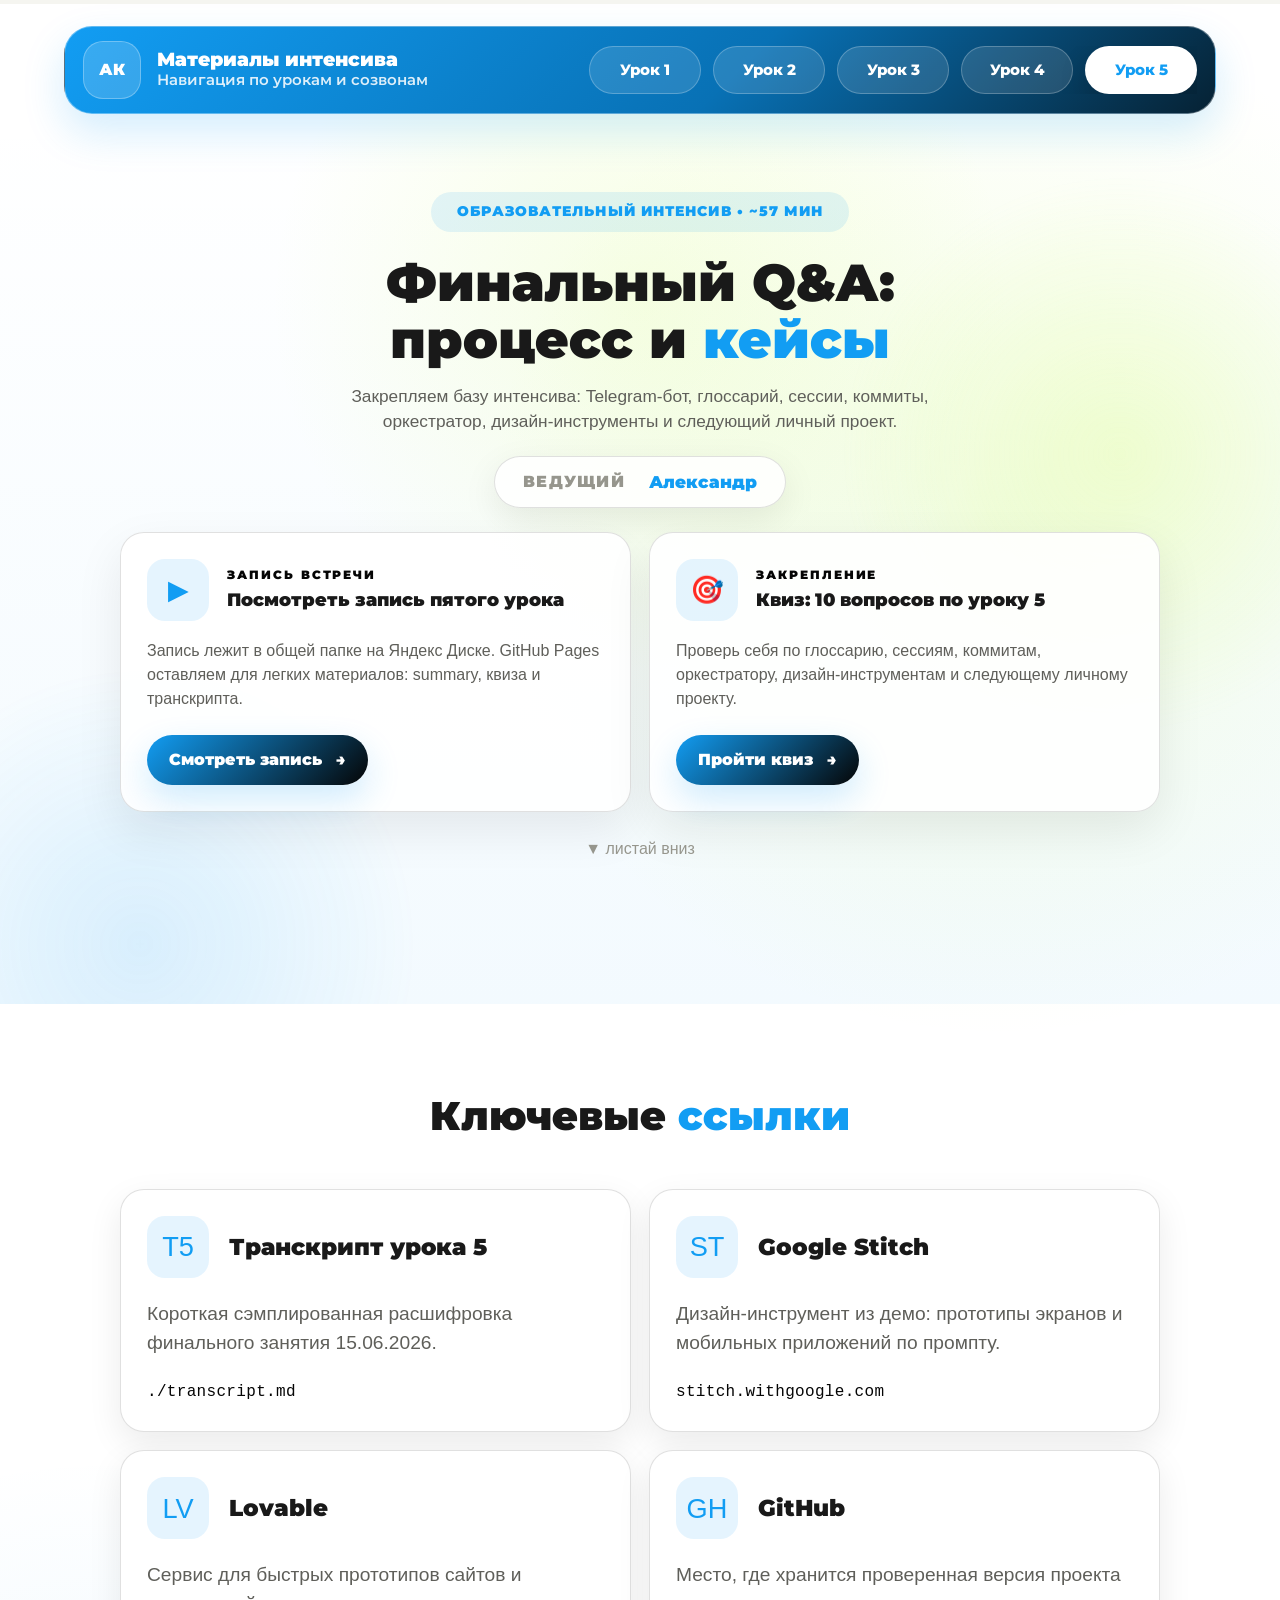
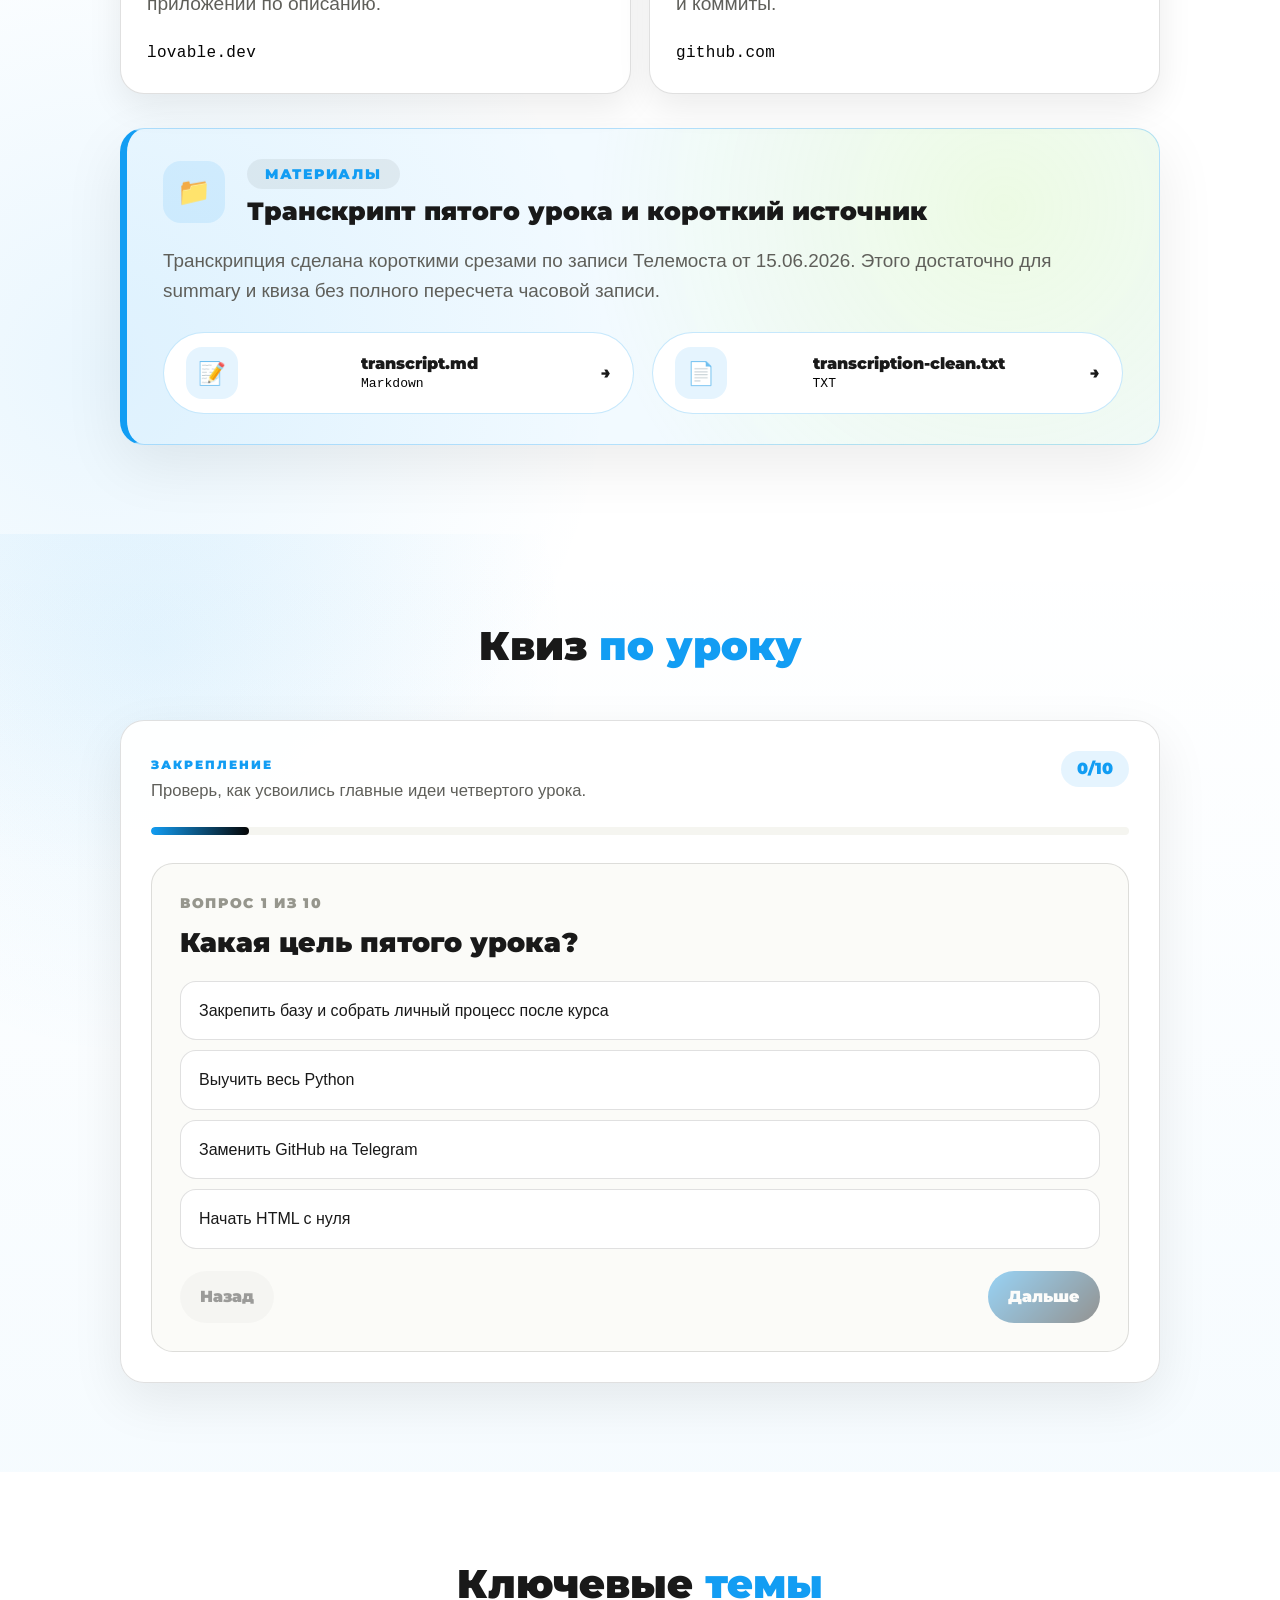
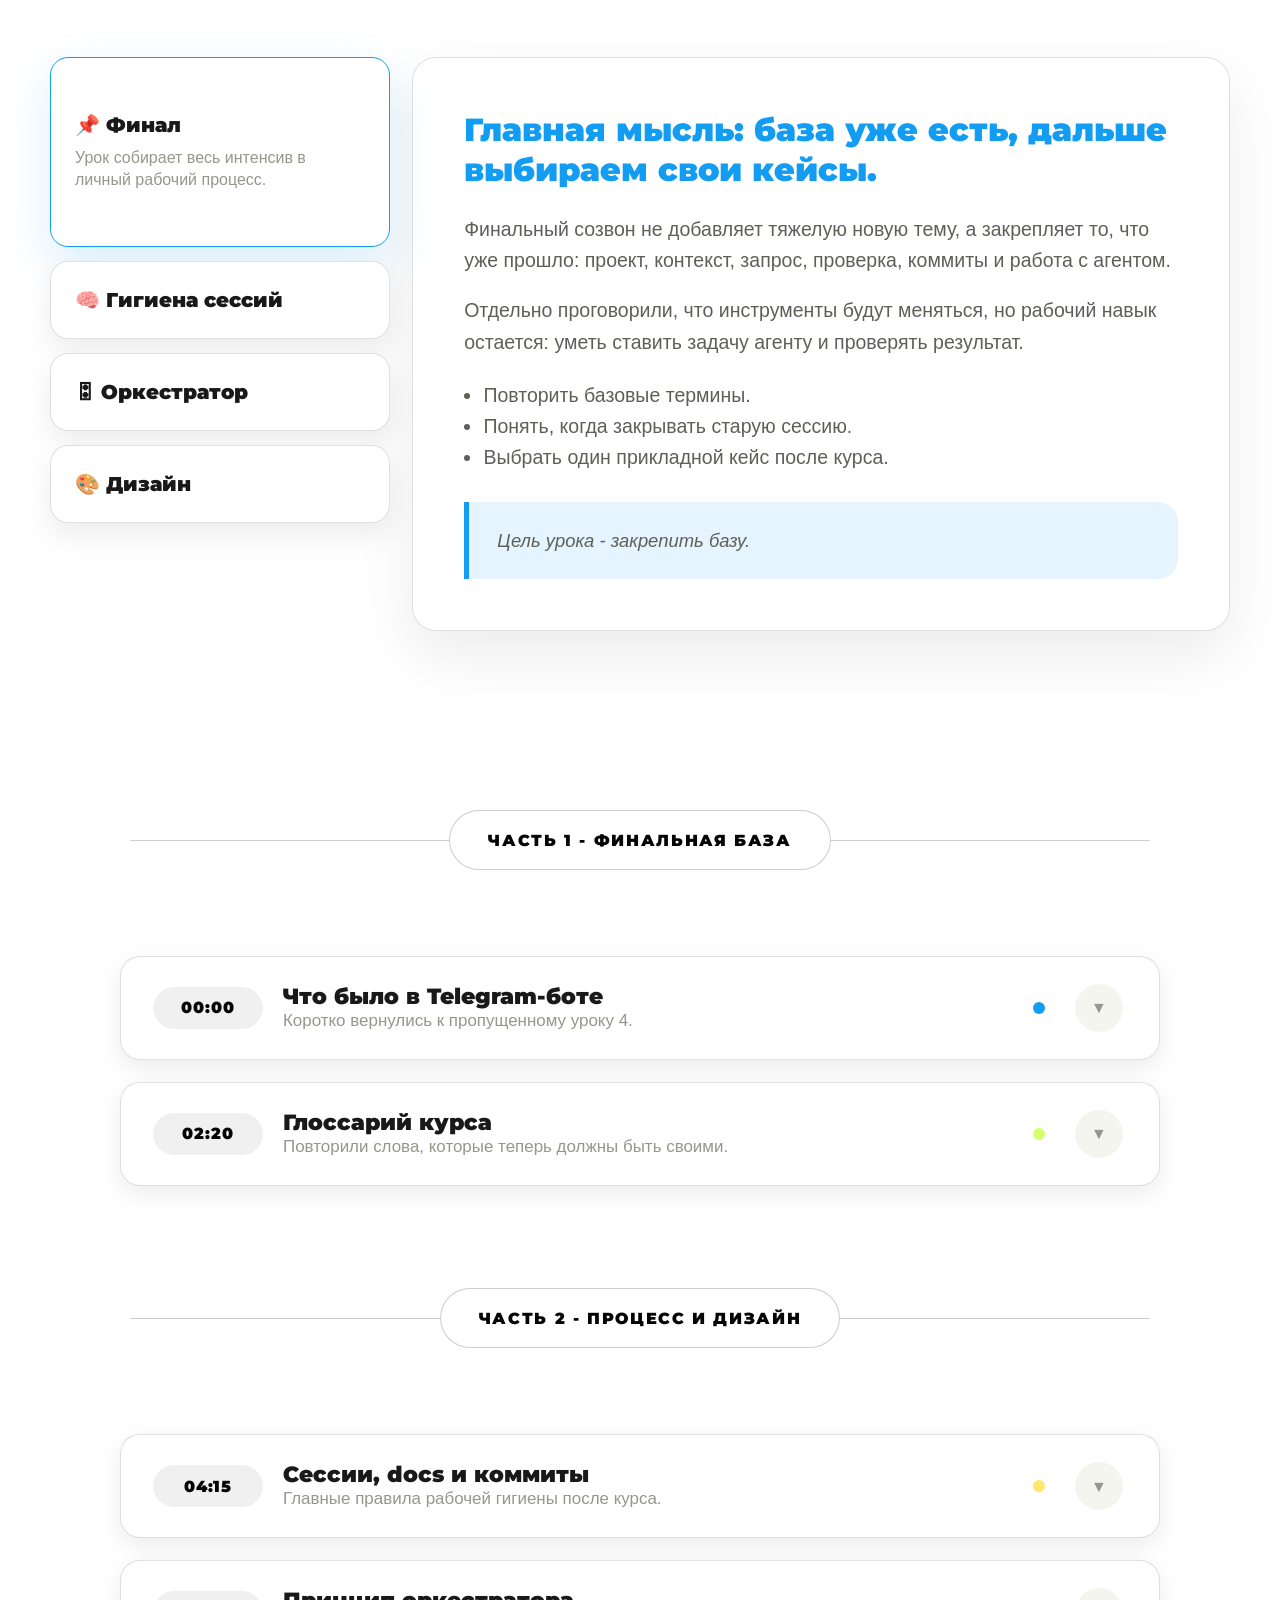
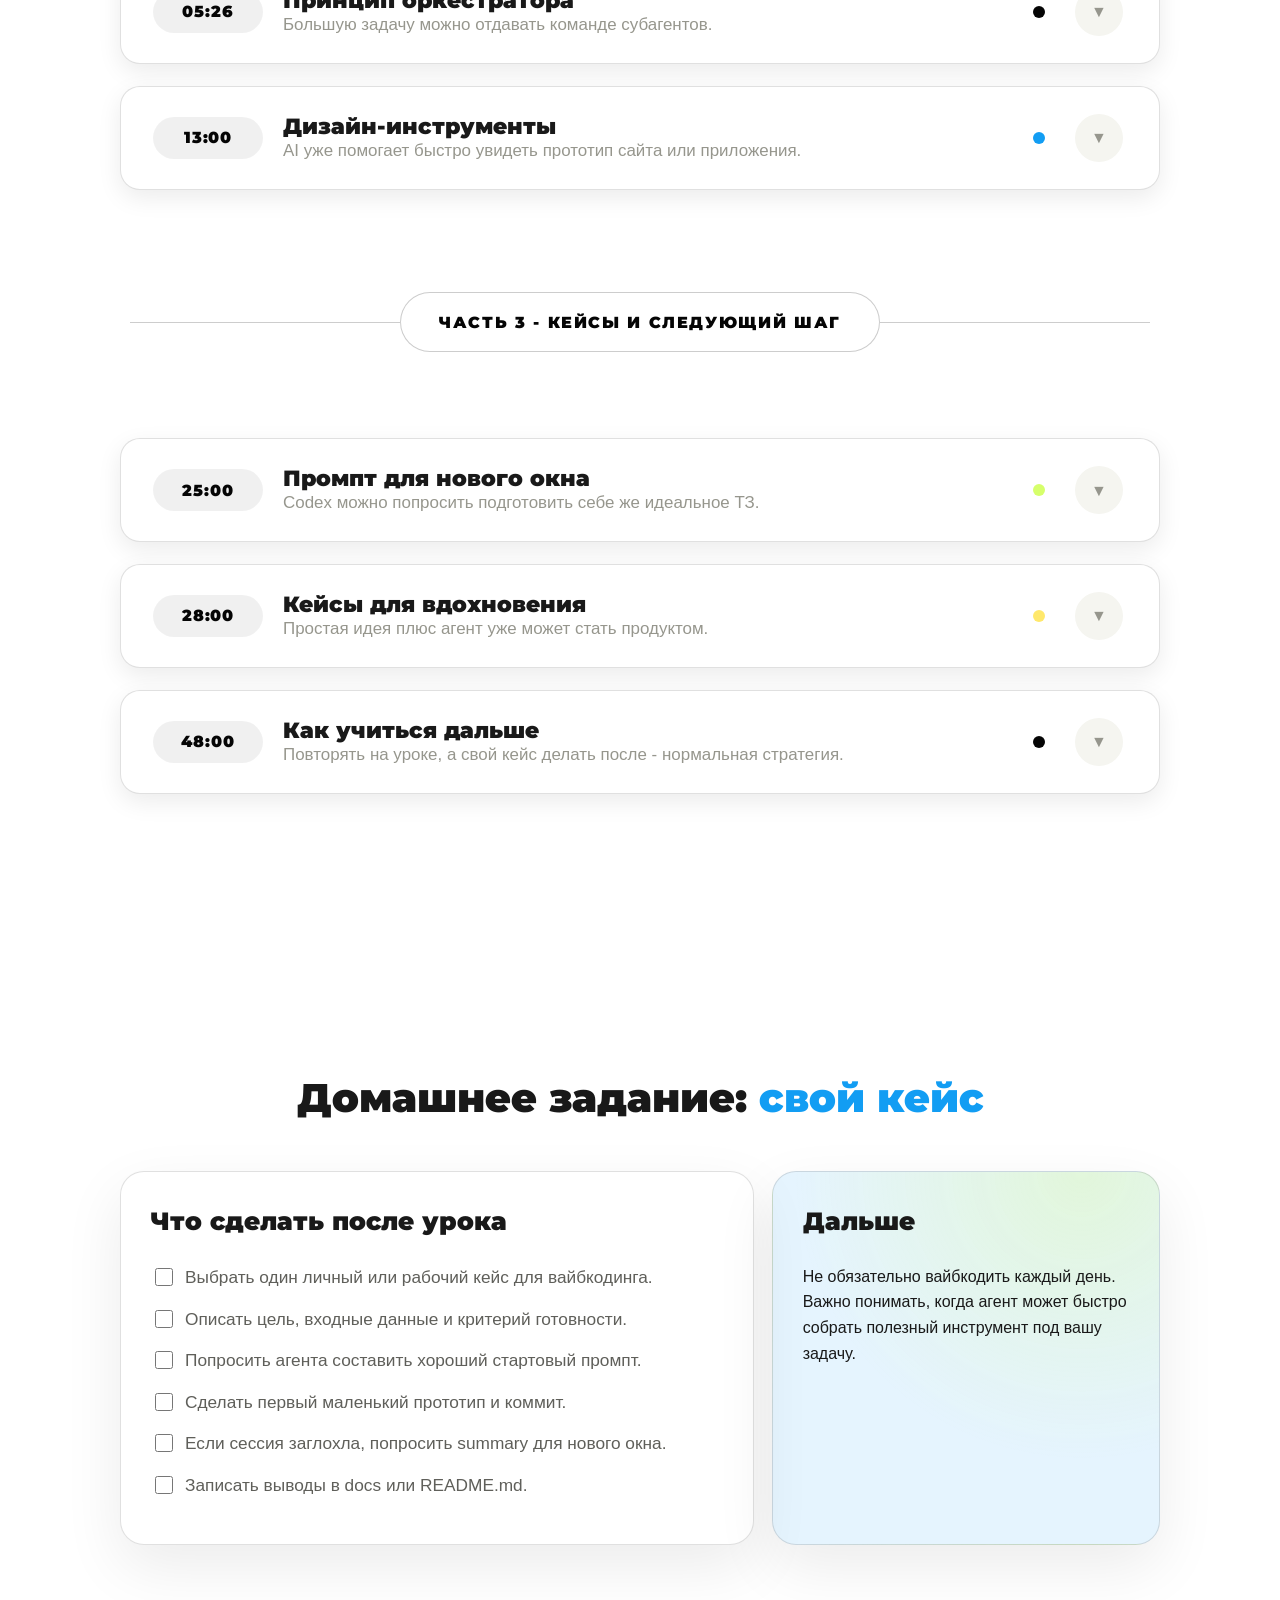
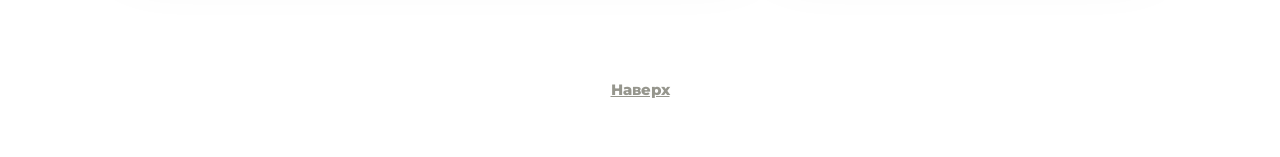
<file: Lessons/lssn_05/index.html>
<!doctype html>
<html lang="ru">
  <head>
    <meta charset="utf-8" />
    <meta name="viewport" content="width=device-width, initial-scale=1" />
    <meta name="robots" content="noindex, nofollow, noarchive" />
    <title>Урок 5 - финальный Q&A и личный процесс</title>
    <meta
      name="description"
      content="Пятый урок интенсива: финальный Q&A, глоссарий, правила работы с агентами, дизайн-инструменты, кейсы и следующий личный проект."
    />
    <link rel="preconnect" href="https://fonts.googleapis.com" />
    <link rel="preconnect" href="https://fonts.gstatic.com" crossorigin />
    <link
      href="https://fonts.googleapis.com/css2?family=Montserrat:wght@600;700;800;900&amp;display=swap"
      rel="stylesheet"
    />
    <style>
      :root {
        --primary: #129df3;
        --primary-hover: #0d8ddd;
        --primary-soft: rgba(18, 157, 243, 0.11);
        --secondary: #d6ff6b;
        --secondary-soft: rgba(214, 255, 107, 0.18);
        --accent: #050505;
        --accent-soft: rgba(5, 5, 5, 0.06);
        --yellow: #ffe86b;
        --yellow-soft: rgba(255, 232, 107, 0.18);
        --dark: #050505;
        --text: #191919;
        --text-soft: #5f5f5a;
        --text-muted: #96968d;
        --bg: #ffffff;
        --surface: #fbfbf8;
        --surface-2: #f5f5f0;
        --border: rgba(5, 5, 5, 0.12);
        --border-hard: rgba(5, 5, 5, 0.2);
        --shadow-10: rgba(5, 5, 5, 0.08);
        --shadow-20: rgba(5, 5, 5, 0.14);
        --radius: 24px;
        --radius-pill: 999px;
        --content-wide: 1180px;
        --content: 1040px;
        --font: Helvetica, "Helvetica Neue", Arial, sans-serif;
        --font-head: "Montserrat", Helvetica, Arial, sans-serif;
        --font-mono: "SFMono-Regular", Consolas, "Liberation Mono", monospace;
      }

      * {
        box-sizing: border-box;
      }

      html {
        scroll-behavior: smooth;
      }

      body {
        margin: 0;
        background:
          radial-gradient(circle at 78% 8%, rgba(214, 255, 107, 0.18), transparent 32rem),
          radial-gradient(circle at 8% 30%, rgba(18, 157, 243, 0.09), transparent 32rem),
          var(--bg);
        color: var(--text);
        font-family: var(--font);
        line-height: 1.6;
        overflow-x: hidden;
        -webkit-font-smoothing: antialiased;
      }

      a {
        color: inherit;
      }

      button {
        font: inherit;
      }

      .progress-bar {
        position: fixed;
        top: 0;
        left: 0;
        z-index: 300;
        width: 100%;
        height: 4px;
        background: var(--surface-2);
      }

      .progress-fill {
        width: 0;
        height: 100%;
        background: linear-gradient(90deg, var(--primary), var(--accent), var(--secondary));
      }

      .lesson-topbar {
        position: sticky;
        top: 10px;
        z-index: 220;
        padding: 16px clamp(18px, 5vw, 96px) 0;
      }

      .lesson-nav-shell {
        width: min(1660px, 100%);
        margin: 0 auto;
        display: flex;
        align-items: center;
        justify-content: space-between;
        gap: 20px;
        padding: 14px 18px;
        border: 1px solid rgba(255, 255, 255, 0.34);
        border-radius: 28px;
        background: linear-gradient(135deg, var(--primary) 0%, #0871b5 58%, var(--dark) 115%);
        color: #fff;
        box-shadow: 0 18px 42px rgba(18, 157, 243, 0.18);
        backdrop-filter: blur(16px);
      }

      .lesson-brand {
        display: flex;
        align-items: center;
        gap: 16px;
        min-width: 0;
        color: inherit;
        text-decoration: none;
      }

      .lesson-brand-mark {
        width: 58px;
        height: 58px;
        flex: 0 0 auto;
        display: grid;
        place-items: center;
        border: 1px solid rgba(255, 255, 255, 0.28);
        border-radius: 20px;
        background: rgba(255, 255, 255, 0.16);
        font-family: var(--font-head);
        font-size: 1rem;
        font-weight: 900;
      }

      .lesson-brand-title,
      .lesson-brand-sub,
      .lesson-nav-link,
      .hero-badge,
      .hero-lead-label,
      .resource-eyebrow,
      .resource-title,
      .section-title,
      .link-title,
      .bundle-eyebrow,
      .bundle-title,
      .overview-card,
      .overview-panel h3,
      .part-divider span,
      .topic-title,
      .topic-time,
      .quotes-button,
      .homework-card h3,
      .footer {
        font-family: var(--font-head);
      }

      .lesson-brand-title {
        display: block;
        font-size: 1.18rem;
        font-weight: 900;
        line-height: 1.1;
      }

      .lesson-brand-sub {
        display: block;
        color: rgba(255, 255, 255, 0.86);
        font-size: 0.92rem;
        font-weight: 600;
        line-height: 1.25;
      }

      .lesson-nav-list {
        display: flex;
        align-items: center;
        justify-content: flex-end;
        gap: 12px;
        overflow-x: auto;
        scrollbar-width: none;
      }

      .lesson-nav-list::-webkit-scrollbar {
        display: none;
      }

      .lesson-nav-link {
        display: inline-flex;
        align-items: center;
        justify-content: center;
        min-width: 112px;
        min-height: 48px;
        flex: 0 0 auto;
        border: 1px solid rgba(255, 255, 255, 0.24);
        border-radius: var(--radius-pill);
        background: rgba(255, 255, 255, 0.12);
        color: #fff;
        padding: 12px 20px;
        font-size: 0.96rem;
        font-weight: 800;
        line-height: 1;
        text-decoration: none;
        transition: background 0.2s ease, color 0.2s ease, transform 0.2s ease;
      }

      .lesson-nav-link:hover {
        background: rgba(255, 255, 255, 0.2);
        transform: translateY(-1px);
      }

      .lesson-nav-link.disabled {
        opacity: 0.55;
        pointer-events: none;
        cursor: default;
      }

      .lesson-nav-link.active {
        background: #fff;
        color: var(--primary);
        box-shadow: 0 12px 28px rgba(5, 5, 5, 0.16);
      }

      .hero {
        position: relative;
        min-height: 100vh;
        padding: 26px 24px 0;
        overflow: hidden;
        text-align: center;
        background:
          radial-gradient(circle at 50% 22%, rgba(214, 255, 107, 0.18), transparent 23rem),
          linear-gradient(180deg, rgba(255, 255, 255, 0) 0%, rgba(18, 157, 243, 0.05) 100%);
      }

      .hero::before,
      .hero::after {
        content: "";
        position: absolute;
        width: 560px;
        height: 560px;
        border-radius: 50%;
        pointer-events: none;
        filter: blur(4px);
      }

      .hero::before {
        top: 70px;
        right: -120px;
        background: radial-gradient(circle, rgba(214, 255, 107, 0.22), transparent 70%);
      }

      .hero::after {
        bottom: -220px;
        left: -140px;
        background: radial-gradient(circle, rgba(18, 157, 243, 0.12), transparent 70%);
      }

      .hero-inner {
        position: relative;
        z-index: 1;
        width: min(var(--content-wide), 100%);
        margin: 0 auto;
        padding-top: 62px;
      }

      .hero-badge {
        display: inline-flex;
        align-items: center;
        justify-content: center;
        min-height: 40px;
        margin-bottom: 22px;
        border-radius: var(--radius-pill);
        background: var(--primary-soft);
        color: var(--primary);
        padding: 10px 26px;
        font-size: 0.86rem;
        font-weight: 900;
        letter-spacing: 0.08em;
        line-height: 1;
        text-transform: uppercase;
      }

      h1,
      h2,
      h3,
      p {
        margin-top: 0;
      }

      .hero h1 {
        max-width: 1260px;
        margin: 0 auto 16px;
        color: var(--text);
        font-family: var(--font-head);
        font-size: clamp(2.55rem, 4.05vw, 4.55rem);
        font-weight: 900;
        line-height: 1.1;
        letter-spacing: 0;
      }

      .accent {
        color: var(--primary);
      }

      .accent-warm {
        color: var(--primary);
      }

      .hero-subtitle {
        max-width: 680px;
        margin: 0 auto 22px;
        color: var(--text-soft);
        font-size: clamp(1.05rem, 1.35vw, 1.42rem);
        line-height: 1.45;
      }

      .hero-lead {
        width: fit-content;
        min-width: 260px;
        min-height: 52px;
        display: inline-flex;
        align-items: center;
        justify-content: center;
        gap: 24px;
        margin: 0 auto 24px;
        border: 1px solid var(--border);
        border-radius: var(--radius-pill);
        background: rgba(255, 255, 255, 0.86);
        padding: 11px 28px;
        box-shadow: 0 12px 36px var(--shadow-10);
        text-decoration: none;
      }

      .hero-lead-label {
        color: var(--text-muted);
        font-size: 1rem;
        font-weight: 900;
        letter-spacing: 0.08em;
        text-transform: uppercase;
      }

      .hero-lead-name {
        color: var(--primary);
        font-family: var(--font-head);
        font-size: 1.08rem;
        font-weight: 900;
      }

      .hero-actions {
        display: grid;
        grid-template-columns: repeat(2, minmax(0, 1fr));
        gap: 18px;
        width: min(var(--content), 100%);
        margin: 0 auto;
        text-align: left;
      }

      .resource-card {
        min-height: 280px;
        display: flex;
        flex-direction: column;
        align-items: flex-start;
        border: 1px solid var(--border);
        border-radius: 24px;
        background: rgba(255, 255, 255, 0.9);
        padding: 26px;
        box-shadow: 0 18px 48px var(--shadow-10);
      }

      .resource-head {
        display: flex;
        align-items: center;
        gap: 18px;
        margin-bottom: 18px;
      }

      .icon-tile {
        width: 62px;
        height: 62px;
        flex: 0 0 auto;
        display: grid;
        place-items: center;
        border-radius: 18px;
        background: var(--primary-soft);
        color: var(--primary);
        font-size: 1.7rem;
      }

      .resource-eyebrow {
        display: block;
        margin-bottom: 8px;
        color: var(--accent);
        font-size: 0.76rem;
        font-weight: 900;
        letter-spacing: 0.16em;
        line-height: 1;
        text-transform: uppercase;
      }

      .resource-title {
        margin: 0;
        color: var(--text);
        font-size: clamp(1.12rem, 1.42vw, 1.42rem);
        font-weight: 900;
        line-height: 1.18;
      }

      .resource-card p {
        margin-bottom: 22px;
        color: var(--text-soft);
        font-size: clamp(1rem, 1.16vw, 1.18rem);
        line-height: 1.5;
      }

      .resource-link,
      .bundle-action {
        display: inline-flex;
        align-items: center;
        justify-content: center;
        gap: 14px;
        min-height: 50px;
        margin-top: auto;
        border: 0;
        border-radius: var(--radius-pill);
        background: linear-gradient(135deg, var(--primary), var(--dark));
        color: #fff;
        padding: 14px 22px;
        font-family: var(--font-head);
        font-size: 0.98rem;
        font-weight: 900;
        line-height: 1;
        text-decoration: none;
        box-shadow: 0 14px 34px rgba(18, 157, 243, 0.2);
      }

      .scroll-hint {
        margin: 24px 0 34px;
        color: var(--text-muted);
        font-size: 1rem;
        animation: scrollHintFloat 1.8s ease-in-out infinite;
      }

      @keyframes scrollHintFloat {
        0%,
        100% {
          opacity: 0.58;
          transform: translateY(0);
        }

        50% {
          opacity: 1;
          transform: translateY(8px);
        }
      }

      .section {
        padding: clamp(62px, 7vw, 96px) 24px;
      }

      .section-title {
        margin: 0 auto clamp(32px, 4vw, 52px);
        color: var(--text);
        font-size: clamp(2rem, 3.1vw, 3.25rem);
        font-weight: 900;
        line-height: 1.12;
        text-align: center;
      }

      .section-title .accent,
      .section-title .accent-warm {
        font-weight: 900;
      }

      .recording-card,
      .video-stage {
        width: min(var(--content), 100%);
        margin: 0 auto;
        border-radius: 28px;
        background: var(--surface-2);
        padding: 22px;
        box-shadow: 0 32px 82px var(--shadow-10);
      }

      .recording-card {
        display: flex;
        align-items: center;
        justify-content: space-between;
        gap: 24px;
        background:
          radial-gradient(circle at 90% 0%, rgba(214, 255, 107, 0.2), transparent 18rem),
          #fff;
        padding: clamp(28px, 4vw, 44px);
      }

      .recording-card p {
        max-width: 640px;
        margin: 0;
        color: var(--text-soft);
        font-size: 1.18rem;
        line-height: 1.5;
      }

      .video-frame {
        overflow: hidden;
        border: 4px solid #fff;
        border-radius: 18px;
        background: #1c1c2a;
      }

      .video-frame video {
        display: block;
        width: 100%;
        aspect-ratio: 16 / 9;
        background: #1c1c2a;
      }

      .video-toolbar {
        display: flex;
        align-items: center;
        justify-content: space-between;
        gap: 18px;
        padding: 18px 6px 2px;
      }

      .video-switcher {
        display: flex;
        flex-wrap: wrap;
        gap: 10px;
      }

      .video-switcher button,
      .video-tool {
        min-height: 54px;
        border: 0;
        border-radius: 16px;
        background: #e9ecf6;
        color: #506090;
        padding: 12px 18px;
        font-family: var(--font-head);
        font-weight: 900;
        cursor: pointer;
      }

      .video-switcher button.active {
        background: var(--primary);
        color: #fff;
      }

      .links-grid {
        width: min(var(--content), 100%);
        margin: 0 auto;
        display: grid;
        grid-template-columns: repeat(2, minmax(0, 1fr));
        gap: 18px;
      }

      .link-card {
        min-height: 200px;
        display: flex;
        flex-direction: column;
        border: 1px solid var(--border);
        border-radius: 24px;
        background: #fff;
        padding: 26px;
        box-shadow: 0 12px 34px var(--shadow-10);
        text-decoration: none;
      }

      .link-head {
        display: flex;
        align-items: center;
        gap: 20px;
        margin-bottom: 22px;
      }

      .link-title {
        color: var(--text);
        font-size: 1.42rem;
        font-weight: 900;
        line-height: 1.15;
      }

      .link-card p {
        margin-bottom: 22px;
        color: var(--text-soft);
        font-size: 1.2rem;
        line-height: 1.5;
      }

      .link-host {
        margin-top: auto;
        color: var(--accent);
        font-family: var(--font-mono);
        font-size: 1rem;
        letter-spacing: 0.02em;
      }

      .bundle-card {
        width: min(var(--content), 100%);
        margin: 34px auto 0;
        border: 1px solid rgba(18, 157, 243, 0.28);
        border-left: 7px solid var(--primary);
        border-radius: 24px;
        background:
          radial-gradient(circle at 85% 25%, rgba(214, 255, 107, 0.18), transparent 26rem),
          rgba(18, 157, 243, 0.05);
        padding: 30px 36px;
        box-shadow: 0 20px 60px var(--shadow-10);
      }

      .bundle-top {
        display: flex;
        align-items: center;
        gap: 22px;
        margin-bottom: 20px;
      }

      .bundle-eyebrow {
        display: inline-flex;
        margin-bottom: 8px;
        border-radius: var(--radius-pill);
        background: var(--accent-soft);
        color: var(--primary);
        padding: 8px 18px;
        font-size: 0.9rem;
        font-weight: 900;
        letter-spacing: 0.12em;
        line-height: 1;
        text-transform: uppercase;
      }

      .bundle-title {
        margin: 0;
        color: var(--text);
        font-size: 1.55rem;
        font-weight: 900;
        line-height: 1.15;
      }

      .bundle-card p {
        color: var(--text-soft);
        font-size: 1.18rem;
      }

      .bundle-actions {
        display: grid;
        grid-template-columns: repeat(2, minmax(0, 1fr));
        gap: 18px;
        margin-top: 26px;
      }

      .bundle-action {
        justify-content: space-between;
        min-height: 78px;
        background: #fff;
        color: var(--text);
        border: 1px solid rgba(18, 157, 243, 0.24);
        box-shadow: none;
      }

      .bundle-action .icon-tile {
        width: 52px;
        height: 52px;
        border-radius: 16px;
        font-size: 1.4rem;
      }

      .bundle-action small {
        display: block;
        margin-top: 5px;
        color: var(--accent);
        font-family: var(--font-mono);
        font-weight: 500;
      }

      .overview-layout {
        width: min(var(--content-wide), 100%);
        margin: 0 auto;
        display: grid;
        grid-template-columns: minmax(260px, 340px) minmax(0, 1fr);
        gap: 22px;
        align-items: start;
      }

      .overview-grid {
        position: sticky;
        top: 136px;
        display: grid;
        gap: 14px;
      }

      .overview-card {
        min-height: 78px;
        border: 1px solid var(--border);
        border-radius: 18px;
        background: #fff;
        color: var(--text);
        padding: 20px 24px;
        text-align: left;
        box-shadow: 0 12px 30px var(--shadow-10);
        cursor: pointer;
      }

      .overview-card strong {
        display: block;
        font-size: 1.25rem;
        font-weight: 900;
        line-height: 1.15;
      }

      .overview-card span {
        display: none;
        margin-top: 10px;
        color: var(--text-muted);
        font-family: var(--font);
        font-size: 1rem;
        font-weight: 400;
        line-height: 1.35;
      }

      .overview-card.active {
        min-height: 190px;
        border-color: var(--primary);
        box-shadow: 0 18px 48px rgba(18, 157, 243, 0.16);
      }

      .overview-card.active span {
        display: block;
      }

      .overview-panel {
        display: none;
        min-height: 430px;
        border: 1px solid var(--border);
        border-radius: 24px;
        background: #fff;
        padding: clamp(34px, 4vw, 54px);
        box-shadow: 0 24px 62px var(--shadow-10);
      }

      .overview-panel.active {
        display: block;
      }

      .overview-panel h3 {
        margin-bottom: 24px;
        color: var(--primary);
        font-size: clamp(1.7rem, 2.5vw, 2.55rem);
        font-weight: 900;
        line-height: 1.25;
      }

      .overview-panel p,
      .overview-panel li {
        color: var(--text-soft);
        font-size: 1.22rem;
      }

      .overview-panel ul {
        margin: 22px 0;
        padding-left: 1.2em;
      }

      .overview-quote {
        margin-top: 28px;
        border-left: 5px solid var(--primary);
        border-radius: 0 20px 20px 0;
        background: var(--primary-soft);
        color: var(--text-soft);
        padding: 24px 28px;
        font-size: 1.15rem;
        font-style: italic;
      }

      .part-divider {
        width: min(1020px, calc(100% - 48px));
        margin: 0 auto 86px;
        display: flex;
        align-items: center;
        gap: 0;
      }

      .part-divider::before,
      .part-divider::after {
        content: "";
        height: 1px;
        flex: 1;
        background: var(--border-hard);
      }

      .part-divider span {
        display: inline-flex;
        align-items: center;
        justify-content: center;
        min-height: 60px;
        border: 1px solid var(--border-hard);
        border-radius: var(--radius-pill);
        background: #fff;
        color: var(--accent);
        padding: 16px 38px;
        font-size: 1.02rem;
        font-weight: 900;
        letter-spacing: 0.1em;
        line-height: 1;
        text-align: center;
        text-transform: uppercase;
      }

      .timeline {
        width: min(var(--content), 100%);
        margin: 0 auto clamp(82px, 8vw, 130px);
        display: grid;
        gap: 22px;
      }

      .topic {
        border: 1px solid var(--border);
        border-radius: 20px;
        background: #fff;
        box-shadow: 0 8px 24px var(--shadow-10);
        overflow: hidden;
      }

      .topic-header {
        display: grid;
        grid-template-columns: 110px minmax(0, 1fr) 22px 52px;
        align-items: center;
        gap: 20px;
        width: 100%;
        border: 0;
        background: transparent;
        padding: 26px 32px;
        text-align: left;
        cursor: pointer;
      }

      .topic-time {
        display: inline-flex;
        align-items: center;
        justify-content: center;
        min-height: 42px;
        border-radius: var(--radius-pill);
        background: var(--accent-soft);
        color: var(--accent);
        font-size: 1rem;
        font-weight: 900;
        letter-spacing: 0.06em;
      }

      .topic-title {
        display: block;
        color: var(--text);
        font-size: 1.35rem;
        font-weight: 900;
        line-height: 1.25;
      }

      .topic-preview {
        display: block;
        color: var(--text-muted);
        font-size: 1.06rem;
        line-height: 1.35;
      }

      .topic-dot {
        width: 12px;
        height: 12px;
        border-radius: 50%;
        background: var(--primary);
      }

      .topic-toggle {
        width: 48px;
        height: 48px;
        display: grid;
        place-items: center;
        border-radius: 50%;
        background: var(--surface-2);
        color: var(--text-muted);
        font-size: 1rem;
      }

      .topic-body {
        display: none;
        padding: 0 32px 32px 162px;
      }

      .topic.open .topic-body {
        display: block;
      }

      .topic-content {
        color: var(--text-soft);
        font-size: 1.12rem;
      }

      .topic-content ul {
        padding-left: 1.2em;
      }

      .topic-quote {
        margin: 24px 0;
        border-left: 5px solid var(--primary);
        border-radius: 0 18px 18px 0;
        background: var(--primary-soft);
        padding: 20px 24px;
        color: var(--text-soft);
        font-size: 1.08rem;
        font-style: italic;
      }

      .quotes-button {
        min-height: 52px;
        border: 0;
        border-radius: var(--radius-pill);
        background: linear-gradient(135deg, var(--primary), var(--dark));
        color: #fff;
        padding: 14px 22px;
        font-weight: 900;
        cursor: pointer;
      }

      .homework-grid {
        width: min(var(--content), 100%);
        margin: 0 auto;
        display: grid;
        grid-template-columns: minmax(0, 0.62fr) minmax(320px, 0.38fr);
        gap: 18px;
      }

      .homework-card {
        border: 1px solid var(--border);
        border-radius: 24px;
        background: #fff;
        padding: 30px;
        box-shadow: 0 22px 60px var(--shadow-10);
      }

      .homework-card h3 {
        margin-bottom: 22px;
        color: var(--text);
        font-size: 1.55rem;
        font-weight: 900;
      }

      .homework-card label {
        display: grid;
        grid-template-columns: 22px minmax(0, 1fr);
        gap: 12px;
        margin-bottom: 14px;
        color: var(--text-soft);
        font-size: 1.08rem;
      }

      .homework-card input {
        width: 18px;
        height: 18px;
        margin-top: 4px;
        accent-color: var(--primary);
      }

      .homework-card.next {
        background:
          radial-gradient(circle at 80% 0%, rgba(214, 255, 107, 0.24), transparent 18rem),
          var(--primary-soft);
      }

      .quiz-section {
        background:
          radial-gradient(circle at 12% 12%, rgba(18, 157, 243, 0.08), transparent 26rem),
          linear-gradient(180deg, rgba(255, 255, 255, 0), rgba(18, 157, 243, 0.04));
      }

      .quiz-shell {
        width: min(var(--content), 100%);
        margin: 0 auto;
        border: 1px solid var(--border);
        border-radius: 24px;
        background: rgba(255, 255, 255, 0.94);
        padding: clamp(22px, 2.6vw, 30px);
        box-shadow: 0 18px 52px var(--shadow-10);
      }

      .quiz-top {
        display: flex;
        align-items: flex-start;
        justify-content: space-between;
        gap: 18px;
        margin-bottom: 24px;
      }

      .quiz-kicker,
      .quiz-score,
      .quiz-question-count,
      .quiz-nav button {
        font-family: var(--font-head);
      }

      .quiz-kicker {
        display: inline-flex;
        margin-bottom: 8px;
        color: var(--primary);
        font-size: 0.78rem;
        font-weight: 900;
        letter-spacing: 0.16em;
        line-height: 1;
        text-transform: uppercase;
      }

      .quiz-top p {
        max-width: 620px;
        margin: 0;
        color: var(--text-soft);
        font-size: 1.04rem;
        line-height: 1.45;
      }

      .quiz-score {
        flex: 0 0 auto;
        border-radius: var(--radius-pill);
        background: var(--primary-soft);
        color: var(--primary);
        padding: 10px 16px;
        font-weight: 900;
        line-height: 1;
      }

      .quiz-progress {
        height: 8px;
        overflow: hidden;
        border-radius: var(--radius-pill);
        background: var(--surface-2);
        margin-bottom: 28px;
      }

      .quiz-progress span {
        display: block;
        width: 0;
        height: 100%;
        border-radius: inherit;
        background: linear-gradient(90deg, var(--primary), var(--dark));
        transition: width 0.24s ease;
      }

      .quiz-card {
        border: 1px solid var(--border);
        border-radius: 22px;
        background: var(--surface);
        padding: clamp(20px, 2.6vw, 28px);
      }

      .quiz-question-count {
        display: block;
        margin-bottom: 12px;
        color: var(--text-muted);
        font-size: 0.88rem;
        font-weight: 900;
        letter-spacing: 0.12em;
        text-transform: uppercase;
      }

      .quiz-question {
        margin: 0 0 22px;
        color: var(--text);
        font-family: var(--font-head);
        font-size: clamp(1.35rem, 2.1vw, 2rem);
        font-weight: 900;
        line-height: 1.18;
      }

      .quiz-options {
        display: grid;
        gap: 10px;
      }

      .quiz-option {
        width: 100%;
        border: 1px solid var(--border);
        border-radius: 16px;
        background: #fff;
        color: var(--text);
        padding: 16px 18px;
        text-align: left;
        cursor: pointer;
        transition: border-color 0.2s ease, background 0.2s ease, transform 0.2s ease;
      }

      .quiz-option:hover {
        border-color: rgba(18, 157, 243, 0.36);
        transform: translateY(-1px);
      }

      .quiz-option.is-correct {
        border-color: rgba(20, 160, 92, 0.48);
        background: rgba(20, 160, 92, 0.1);
      }

      .quiz-option.is-wrong {
        border-color: rgba(220, 50, 50, 0.38);
        background: rgba(220, 50, 50, 0.08);
      }

      .quiz-explain {
        display: block;
        margin-top: 8px;
        color: var(--text-soft);
        font-size: 0.96rem;
        line-height: 1.4;
      }

      .quiz-nav {
        display: flex;
        justify-content: space-between;
        gap: 12px;
        margin-top: 22px;
      }

      .quiz-nav button {
        min-height: 48px;
        border: 0;
        border-radius: var(--radius-pill);
        background: var(--accent-soft);
        color: var(--text);
        padding: 13px 20px;
        font-weight: 900;
        cursor: pointer;
      }

      .quiz-nav button:last-child {
        background: linear-gradient(135deg, var(--primary), var(--dark));
        color: #fff;
      }

      .quiz-nav button:disabled {
        opacity: 0.42;
        cursor: not-allowed;
      }

      .quiz-result {
        text-align: center;
      }

      .quiz-result h3 {
        margin: 0 0 14px;
        color: var(--text);
        font-family: var(--font-head);
        font-size: clamp(1.8rem, 3vw, 3rem);
        font-weight: 900;
        line-height: 1.15;
      }

      .quiz-result p {
        max-width: 620px;
        margin: 0 auto 24px;
        color: var(--text-soft);
        font-size: 1.12rem;
      }

      .modal-layer {
        position: fixed;
        inset: 0;
        z-index: 400;
        display: none;
        align-items: center;
        justify-content: center;
        background: rgba(5, 5, 5, 0.58);
        padding: 24px;
      }

      .modal-layer.active {
        display: flex;
      }

      .modal {
        width: min(780px, 100%);
        max-height: 86vh;
        overflow: auto;
        border-radius: 24px;
        background: #fff;
        box-shadow: 0 30px 80px rgba(5, 5, 5, 0.26);
      }

      .modal-head {
        position: sticky;
        top: 0;
        display: flex;
        align-items: center;
        justify-content: space-between;
        gap: 20px;
        background: linear-gradient(135deg, var(--primary), var(--dark));
        color: #fff;
        padding: 22px 26px;
      }

      .modal-head h3 {
        margin: 0;
        font-family: var(--font-head);
        font-size: 1.4rem;
        font-weight: 900;
        line-height: 1.2;
      }

      .modal-close {
        width: 42px;
        height: 42px;
        flex: 0 0 auto;
        border: 0;
        border-radius: 50%;
        background: rgba(255, 255, 255, 0.2);
        color: #fff;
        cursor: pointer;
        font-family: var(--font-head);
        font-weight: 900;
      }

      .modal-body {
        padding: 28px;
      }

      .quote-item,
      .thesis-item {
        display: grid;
        grid-template-columns: 88px minmax(0, 1fr);
        gap: 14px;
        margin-bottom: 14px;
        border: 1px solid var(--border);
        border-radius: 16px;
        background: var(--surface);
        padding: 16px;
      }

      .quote-item time,
      .thesis-item span:first-child {
        color: var(--accent);
        font-family: var(--font-head);
        font-weight: 900;
      }

      .thesis-item {
        grid-template-columns: 34px minmax(0, 1fr);
        background: var(--primary-soft);
      }

      .footer {
        padding: 44px 24px 54px;
        color: var(--text-muted);
        font-size: 0.95rem;
        font-weight: 800;
        text-align: center;
      }

      @media (max-width: 980px) {
        .lesson-nav-shell,
        .overview-layout,
        .homework-grid {
          grid-template-columns: 1fr;
        }

        .lesson-nav-shell {
          flex-direction: column;
          align-items: flex-start;
          border-radius: 28px;
        }

        .lesson-nav-list {
          width: 100%;
          justify-content: flex-start;
        }

        .hero {
          padding-top: 70px;
        }

        .hero-actions,
        .links-grid,
        .bundle-actions {
          grid-template-columns: 1fr;
        }

        .overview-grid {
          position: static;
        }

        .topic-header {
          grid-template-columns: 94px minmax(0, 1fr) 18px 44px;
          padding: 22px;
        }

        .topic-body {
          padding: 0 22px 26px;
        }
      }

      @media (max-width: 620px) {
        .lesson-topbar {
          position: static;
          top: 8px;
          padding: 10px 10px 0;
        }

        .lesson-nav-shell {
          width: min(100%, calc(100vw - 20px));
          max-width: calc(100vw - 20px);
          flex-direction: column;
          align-items: stretch;
          gap: 14px;
          padding: 14px;
          border-radius: 22px;
          overflow: hidden;
        }

        .lesson-brand,
        .lesson-nav-list {
          min-width: 0;
          max-width: 100%;
        }

        .lesson-brand {
          width: 100%;
        }

        .lesson-brand-mark {
          width: 46px;
          height: 46px;
          border-radius: 16px;
          font-size: 0.86rem;
        }

        .lesson-brand-title {
          font-size: 1rem;
        }

        .lesson-brand-sub {
          display: none;
        }

        .lesson-nav-list {
          display: grid;
          grid-template-columns: repeat(2, minmax(0, 1fr));
          gap: 8px;
          overflow: visible;
        }

        .lesson-nav-link {
          min-width: 0;
          width: 100%;
          min-height: 38px;
          padding: 10px 12px;
          font-size: 0.78rem;
        }

        .hero {
          min-height: auto;
          padding: 48px 14px 0;
          overflow: hidden;
        }

        .hero-inner {
          width: 100%;
          max-width: 100%;
          padding-top: 28px;
        }

        .hero-badge {
          max-width: 100%;
          min-height: 42px;
          margin-bottom: 24px;
          padding: 12px 20px;
          font-size: 0.72rem;
          line-height: 1.25;
          text-align: center;
        }

        .hero h1 {
          max-width: 100%;
          margin-bottom: 18px;
          font-size: clamp(1.58rem, 7.2vw, 2.18rem);
          line-height: 1.1;
          overflow-wrap: anywhere;
          word-break: break-word;
        }

        .hero h1 .accent {
          overflow-wrap: anywhere;
          word-break: break-word;
        }

        .hero-subtitle {
          margin-bottom: 26px;
          font-size: 1.04rem;
          overflow-wrap: break-word;
        }

        .hero-lead {
          min-width: 0;
          width: 100%;
          min-height: 58px;
          gap: 14px;
          padding: 14px 18px;
        }

        .hero-actions {
          gap: 18px;
        }

        .resource-card {
          min-height: auto;
          padding: 24px;
        }

        .resource-head {
          align-items: flex-start;
          gap: 14px;
        }

        .resource-title {
          overflow-wrap: anywhere;
        }

        .resource-card p {
          font-size: 1.04rem;
        }

        .section {
          padding: 58px 14px;
        }

        .section-title {
          margin-bottom: 36px;
          font-size: 2.25rem;
        }

        .video-stage,
        .bundle-card,
        .link-card,
        .overview-panel,
        .homework-card {
          border-radius: 20px;
        }

        .video-toolbar {
          align-items: stretch;
          flex-direction: column;
        }

        .link-card,
        .bundle-card,
        .overview-panel,
        .homework-card {
          padding: 24px;
        }

        .part-divider {
          width: calc(100% - 28px);
          margin-bottom: 44px;
        }

        .part-divider span {
          min-height: 48px;
          padding: 12px 18px;
          font-size: 0.76rem;
        }

        .topic-header {
          grid-template-columns: 82px minmax(0, 1fr) 12px 38px;
          gap: 12px;
          padding: 18px;
        }

        .topic-time {
          min-height: 36px;
          font-size: 0.82rem;
        }

        .topic-title {
          font-size: 1.04rem;
        }

        .topic-preview {
          font-size: 0.9rem;
        }

        .topic-toggle {
          width: 36px;
          height: 36px;
        }
      }
    </style>
  </head>
  <body>
    <div class="progress-bar"><div class="progress-fill" id="progressFill"></div></div>

    <div class="lesson-topbar">
      <div class="lesson-nav-shell">
        <a class="lesson-brand" href="#hero" aria-label="К началу страницы">
          <span class="lesson-brand-mark">АК</span>
          <span>
            <span class="lesson-brand-title">Материалы интенсива</span>
            <span class="lesson-brand-sub">Навигация по урокам и созвонам</span>
          </span>
        </a>
        <nav class="lesson-nav-list" aria-label="Навигация по материалам">
          <a class="lesson-nav-link" href="../lssn_01/">Урок 1</a>
          <a class="lesson-nav-link" href="../lssn_02/">Урок 2</a>
          <a class="lesson-nav-link" href="../lssn_03/">Урок 3</a>
          <a class="lesson-nav-link" href="../lssn_04/">Урок 4</a>
          <a class="lesson-nav-link active" href="#hero">Урок 5</a>
        </nav>
      </div>
    </div>

    <main>
      <section class="hero" id="hero">
        <div class="hero-inner">
          <div class="hero-badge">Образовательный интенсив • ~57 мин</div>
          <h1>Финальный Q&A:<br />процесс и <span class="accent">кейсы</span></h1>
          <p class="hero-subtitle">
            Закрепляем базу интенсива: Telegram-бот, глоссарий, сессии, коммиты, оркестратор, дизайн-инструменты и следующий личный проект.
          </p>
          <a class="hero-lead" href="https://t.me/kknysh" target="_blank" rel="noreferrer">
            <span class="hero-lead-label">Ведущий</span>
            <span class="hero-lead-name">Александр</span>
          </a>

          <div class="hero-actions">
            <article class="resource-card">
              <div class="resource-head">
                <div class="icon-tile">▶</div>
                <div>
                  <span class="resource-eyebrow">Запись встречи</span>
                  <h2 class="resource-title">Посмотреть запись пятого урока</h2>
                </div>
              </div>
              <p>
                Запись лежит в общей папке на Яндекс Диске. GitHub Pages оставляем
                для легких материалов: summary, квиза и транскрипта.
              </p>
              <a class="resource-link" href="https://disk.yandex.ru/d/a1HJ5Rf1KWuJwA?path=%2F%D0%A3%D1%80%D0%BE%D0%BA_5" target="_blank" rel="noreferrer">Смотреть запись <span>→</span></a>
            </article>

            <article class="resource-card">
              <div class="resource-head">
                <div class="icon-tile">🎯</div>
                <div>
                  <span class="resource-eyebrow">Закрепление</span>
                  <h2 class="resource-title">Квиз: 10 вопросов по уроку 5</h2>
                </div>
              </div>
              <p>
                Проверь себя по глоссарию, сессиям, коммитам, оркестратору,
                дизайн-инструментам и следующему личному проекту.
              </p>
              <a class="resource-link" href="#quiz">Пройти квиз <span>→</span></a>
            </article>
          </div>

          <div class="scroll-hint">▼ листай вниз</div>
        </div>
      </section>

      <section class="section" id="links">
        <h2 class="section-title">Ключевые <span class="accent">ссылки</span></h2>
        <div class="links-grid" id="linksGrid"></div>
        <div class="bundle-card">
          <div class="bundle-top">
            <div class="icon-tile">📁</div>
            <div>
              <span class="bundle-eyebrow">Материалы</span>
              <h3 class="bundle-title">Транскрипт пятого урока и короткий источник</h3>
            </div>
          </div>
          <p>
            Транскрипция сделана короткими срезами по записи Телемоста от 15.06.2026.
            Этого достаточно для summary и квиза без полного пересчета часовой записи.
          </p>
          <div class="bundle-actions">
            <a class="bundle-action" href="./transcript.md" download>
              <span class="icon-tile">📝</span>
              <span>transcript.md<small>Markdown</small></span>
              <span>→</span>
            </a>
            <a class="bundle-action" href="./transcription-clean.txt" download>
              <span class="icon-tile">📄</span>
              <span>transcription-clean.txt<small>TXT</small></span>
              <span>→</span>
            </a>
          </div>
        </div>
      </section>

      <section class="section quiz-section" id="quiz">
        <h2 class="section-title">Квиз <span class="accent">по уроку</span></h2>
        <div class="quiz-shell" id="quizShell" aria-live="polite"></div>
      </section>

      <section class="section" id="overview">
        <h2 class="section-title">Ключевые <span class="accent">темы</span></h2>
        <div class="overview-layout">
          <div class="overview-grid" id="overviewGrid" role="tablist" aria-label="Ключевые темы"></div>
          <div id="overviewPanels"></div>
        </div>
      </section>

      <section class="section" id="timeline">
        <div id="timelineHost"></div>
      </section>

      <section class="section" id="homework">
        <h2 class="section-title">Домашнее задание: <span class="accent">свой кейс</span></h2>
        <div class="homework-grid">
          <div class="homework-card">
            <h3>Что сделать после урока</h3>
            <label><input type="checkbox" /> Выбрать один личный или рабочий кейс для вайбкодинга.</label>
            <label><input type="checkbox" /> Описать цель, входные данные и критерий готовности.</label>
            <label><input type="checkbox" /> Попросить агента составить хороший стартовый промпт.</label>
            <label><input type="checkbox" /> Сделать первый маленький прототип и коммит.</label>
            <label><input type="checkbox" /> Если сессия заглохла, попросить summary для нового окна.</label>
            <label><input type="checkbox" /> Записать выводы в docs или README.md.</label>
          </div>
          <div class="homework-card next">
            <h3>Дальше</h3><p>Не обязательно вайбкодить каждый день. Важно понимать, когда агент может быстро собрать полезный инструмент под вашу задачу.</p>
          </div>
        </div>
      </section>
    </main>

    <footer class="footer">
      <a href="#hero">Наверх</a>
    </footer>

    <div id="modalHost"></div>

    <script>
      const DATA = {
        "links": [
                {
                        "icon": "T5",
                        "title": "Транскрипт урока 5",
                        "href": "./transcript.md",
                        "desc": "Короткая сэмплированная расшифровка финального занятия 15.06.2026."
                },
                {
                        "icon": "ST",
                        "title": "Google Stitch",
                        "href": "https://stitch.withgoogle.com/",
                        "desc": "Дизайн-инструмент из демо: прототипы экранов и мобильных приложений по промпту."
                },
                {
                        "icon": "LV",
                        "title": "Lovable",
                        "href": "https://lovable.dev/",
                        "desc": "Сервис для быстрых прототипов сайтов и приложений по описанию."
                },
                {
                        "icon": "GH",
                        "title": "GitHub",
                        "href": "https://github.com/",
                        "desc": "Место, где хранится проверенная версия проекта и коммиты."
                }
        ],
        "overview": [
                {
                        "icon": "📌",
                        "title": "Финал",
                        "preview": "Урок собирает весь интенсив в личный рабочий процесс.",
                        "subtitle": "Главная мысль: база уже есть, дальше выбираем свои кейсы.",
                        "content": [
                                "Финальный созвон не добавляет тяжелую новую тему, а закрепляет то, что уже прошло: проект, контекст, запрос, проверка, коммиты и работа с агентом.",
                                "Отдельно проговорили, что инструменты будут меняться, но рабочий навык остается: уметь ставить задачу агенту и проверять результат."
                        ],
                        "list": [
                                "Повторить базовые термины.",
                                "Понять, когда закрывать старую сессию.",
                                "Выбрать один прикладной кейс после курса."
                        ],
                        "quote": "Цель урока - закрепить базу."
                },
                {
                        "icon": "🧠",
                        "title": "Гигиена сессий",
                        "preview": "Старые окна шумят, поэтому контекст нужно переносить в docs.",
                        "subtitle": "Одна из главных привычек после интенсива - не тащить всё в один чат.",
                        "content": [
                                "Если агент долго ходит кругами, полезно попросить его сохранить решения в Markdown, закрыть окно и начать заново.",
                                "Коммиты нужны как контрольные точки: когда эксперимент пошел не туда, можно вернуться к рабочему состоянию."
                        ],
                        "list": [
                                "Закрывать раздутые сессии.",
                                "Писать summary перед новым окном.",
                                "Делать коммит после мини-победы."
                        ],
                        "quote": "Старая сессия загнивает из-за контекстного окна."
                },
                {
                        "icon": "🎛",
                        "title": "Оркестратор",
                        "preview": "Для сложных задач можно просить агента собрать команду субагентов.",
                        "subtitle": "Главная сессия становится менеджером задачи, а не единственным исполнителем.",
                        "content": [
                                "В больших задачах один агент быстро забивает контекст. Поэтому можно просить его раздать роли: дизайнеру, копирайтеру, ревьюеру, разработчику.",
                                "Такой подход помогает экономить контекст и получать более собранный результат."
                        ],
                        "list": [
                                "Назвать нужные роли.",
                                "Попросить собрать отчеты.",
                                "Вернуть итог только после самопроверки."
                        ],
                        "quote": "Используйте принцип оркестратора."
                },
                {
                        "icon": "🎨",
                        "title": "Дизайн",
                        "preview": "Claude Design, Google Stitch и Lovable помогают быстро увидеть вариант интерфейса.",
                        "subtitle": "Дизайн-инструменты не заменяют вкус, но резко ускоряют первый прототип.",
                        "content": [
                                "На уроке показали, как по лендингу курса попросить прототип мобильного приложения: уроки, квизы, нижняя навигация, экраны.",
                                "Вывод практичный: пробовать несколько инструментов и брать сильную сторону каждого."
                        ],
                        "list": [
                                "Stitch рисует экраны на доске.",
                                "Lovable быстро собирает сайт.",
                                "Claude Design дает интерактивные прототипы."
                        ],
                        "quote": "У каждого инструмента своя сильная сторона."
                }
        ],
        "quiz": [
                {
                        "question": "Какая цель пятого урока?",
                        "options": [
                                {
                                        "text": "Закрепить базу и собрать личный процесс после курса",
                                        "correct": true,
                                        "explain": "Да, это финальная сборка курса."
                                },
                                {
                                        "text": "Начать HTML с нуля",
                                        "correct": false,
                                        "explain": "HTML был темой сайта."
                                },
                                {
                                        "text": "Заменить GitHub на Telegram",
                                        "correct": false,
                                        "explain": "GitHub остается важным."
                                },
                                {
                                        "text": "Выучить весь Python",
                                        "correct": false,
                                        "explain": "Такой цели не было."
                                }
                        ]
                },
                {
                        "question": "Что делать, если сессия агента зашла в тупик?",
                        "options": [
                                {
                                        "text": "Попросить summary или идеальный промпт и открыть новое окно",
                                        "correct": true,
                                        "explain": "Да, это ключевой прием."
                                },
                                {
                                        "text": "Продолжать просить то же самое",
                                        "correct": false,
                                        "explain": "Так контекст шумит сильнее."
                                },
                                {
                                        "text": "Удалить проект",
                                        "correct": false,
                                        "explain": "Не нужно."
                                },
                                {
                                        "text": "Писать токены в README",
                                        "correct": false,
                                        "explain": "Секреты нельзя публиковать."
                                }
                        ]
                },
                {
                        "question": "Зачем нужны коммиты?",
                        "options": [
                                {
                                        "text": "Чтобы фиксировать рабочие состояния и откатываться",
                                        "correct": true,
                                        "explain": "Да."
                                },
                                {
                                        "text": "Чтобы ускорить интернет",
                                        "correct": false,
                                        "explain": "Нет."
                                },
                                {
                                        "text": "Чтобы заменить промпт",
                                        "correct": false,
                                        "explain": "Нет."
                                },
                                {
                                        "text": "Чтобы удалить docs",
                                        "correct": false,
                                        "explain": "Нет."
                                }
                        ]
                },
                {
                        "question": "Что такое оркестратор в контексте урока?",
                        "options": [
                                {
                                        "text": "Главная сессия, которая менеджерит субагентов",
                                        "correct": true,
                                        "explain": "Да."
                                },
                                {
                                        "text": "Новый язык программирования",
                                        "correct": false,
                                        "explain": "Нет."
                                },
                                {
                                        "text": "Файл с паролями",
                                        "correct": false,
                                        "explain": "Нет."
                                },
                                {
                                        "text": "Кнопка в Telegram",
                                        "correct": false,
                                        "explain": "Нет."
                                }
                        ]
                },
                {
                        "question": "Зачем просить агента написать промпт для самого себя?",
                        "options": [
                                {
                                        "text": "Чтобы перенести задачу в новое окно чище",
                                        "correct": true,
                                        "explain": "Да."
                                },
                                {
                                        "text": "Чтобы сломать историю Git",
                                        "correct": false,
                                        "explain": "Нет."
                                },
                                {
                                        "text": "Чтобы не проверять результат",
                                        "correct": false,
                                        "explain": "Проверка всё равно нужна."
                                },
                                {
                                        "text": "Чтобы заменить запись урока",
                                        "correct": false,
                                        "explain": "Нет."
                                }
                        ]
                },
                {
                        "question": "Что показали в дизайн-блоке?",
                        "options": [
                                {
                                        "text": "Быстрые прототипы через AI-дизайн инструменты",
                                        "correct": true,
                                        "explain": "Да."
                                },
                                {
                                        "text": "Ручную верстку без агента",
                                        "correct": false,
                                        "explain": "Нет."
                                },
                                {
                                        "text": "Настройку VPS",
                                        "correct": false,
                                        "explain": "Это урок 4."
                                },
                                {
                                        "text": "Только работу с Excel",
                                        "correct": false,
                                        "explain": "Нет."
                                }
                        ]
                },
                {
                        "question": "Что важно при выборе Codex или Claude Code?",
                        "options": [
                                {
                                        "text": "Проверить, что лучше подходит под личные задачи и бюджет",
                                        "correct": true,
                                        "explain": "Да."
                                },
                                {
                                        "text": "Всегда брать самый дорогой тариф",
                                        "correct": false,
                                        "explain": "Не обязательно."
                                },
                                {
                                        "text": "Не тестировать инструменты",
                                        "correct": false,
                                        "explain": "Тестировать полезно."
                                },
                                {
                                        "text": "Удалить старые проекты",
                                        "correct": false,
                                        "explain": "Нет."
                                }
                        ]
                },
                {
                        "question": "Какой подход к домашке обсуждался как удобный?",
                        "options": [
                                {
                                        "text": "После урока взять свой кейс и попробовать отдельно",
                                        "correct": true,
                                        "explain": "Да."
                                },
                                {
                                        "text": "Во время объяснения полностью уходить в свой проект",
                                        "correct": false,
                                        "explain": "Это может распылить внимание."
                                },
                                {
                                        "text": "Не делать ничего",
                                        "correct": false,
                                        "explain": "Лучше взять маленький кейс."
                                },
                                {
                                        "text": "Сразу делать большой SaaS",
                                        "correct": false,
                                        "explain": "Начинать лучше компактно."
                                }
                        ]
                },
                {
                        "question": "Что остается главным после курса?",
                        "options": [
                                {
                                        "text": "Понимать процесс: проект, контекст, запрос, проверка",
                                        "correct": true,
                                        "explain": "Да."
                                },
                                {
                                        "text": "Запомнить все названия сервисов",
                                        "correct": false,
                                        "explain": "Сервисы меняются."
                                },
                                {
                                        "text": "Никогда не закрывать чат",
                                        "correct": false,
                                        "explain": "Наоборот."
                                },
                                {
                                        "text": "Работать без Git",
                                        "correct": false,
                                        "explain": "Git нужен как страховка."
                                }
                        ]
                },
                {
                        "question": "Какой следующий шаг самый разумный?",
                        "options": [
                                {
                                        "text": "Выбрать один прикладной кейс и собрать маленький прототип",
                                        "correct": true,
                                        "explain": "Да."
                                },
                                {
                                        "text": "Ждать идеальный инструмент",
                                        "correct": false,
                                        "explain": "Лучше практиковаться."
                                },
                                {
                                        "text": "Сразу переписывать весь бизнес",
                                        "correct": false,
                                        "explain": "Слишком широко."
                                },
                                {
                                        "text": "Удалить материалы курса",
                                        "correct": false,
                                        "explain": "Материалы пригодятся."
                                }
                        ]
                }
        ],
        "parts": [
                {
                        "name": "Часть 1 - финальная база",
                        "topicIds": [
                                1,
                                2
                        ]
                },
                {
                        "name": "Часть 2 - процесс и дизайн",
                        "topicIds": [
                                3,
                                4,
                                5
                        ]
                },
                {
                        "name": "Часть 3 - кейсы и следующий шаг",
                        "topicIds": [
                                6,
                                7,
                                8
                        ]
                }
        ],
        "topics": [
                {
                        "id": 1,
                        "timeStart": "00:00",
                        "title": "Что было в Telegram-боте",
                        "preview": "Коротко вернулись к пропущенному уроку 4.",
                        "color": "var(--primary)",
                        "paragraphs": [
                                "В начале участники возвращаются к Telegram-боту: BotFather, токен, голосовое сообщение, расшифровка и ответ нейронки.",
                                "Финальный урок не углубляется заново во весь backend, а связывает четвертый урок с общей картиной интенсива."
                        ],
                        "list": [
                                "BotFather выдает токен.",
                                "Бот принимает голосовое.",
                                "Deepgram делает текст.",
                                "AI-сервис возвращает ответ."
                        ],
                        "inlineQuote": "Когда руками делаешь, оно лучше оседает.",
                        "quotes": [
                                {
                                        "time": "00:01:39",
                                        "text": "Telegram bot принимает голосовуху."
                                }
                        ],
                        "theses": [
                                "Урок 4 остается практической backend-точкой.",
                                "Финал нужен, чтобы собрать курс целиком."
                        ]
                },
                {
                        "id": 2,
                        "timeStart": "02:20",
                        "title": "Глоссарий курса",
                        "preview": "Повторили слова, которые теперь должны быть своими.",
                        "color": "var(--secondary)",
                        "paragraphs": [
                                "Ведущий собирает базовые термины курса на одной странице: вайбкодинг, агент, frontend, backend, API, MCP, GitHub, commit, VPS, pipeline.",
                                "Смысл не в заучивании терминов, а в том, что одно точное слово часто экономит длинное объяснение агенту."
                        ],
                        "list": [
                                "Вайбкодинг.",
                                "Контекстное окно.",
                                "API и MCP.",
                                "Коммит и GitHub.",
                                "Оркестратор."
                        ],
                        "inlineQuote": "Главное, чтобы мысль была понятная.",
                        "quotes": [
                                {
                                        "time": "00:02:32",
                                        "text": "Во-первых, глоссарий."
                                }
                        ],
                        "theses": [
                                "Словарь помогает точнее ставить задачи.",
                                "Простыми словами тоже можно работать."
                        ]
                },
                {
                        "id": 3,
                        "timeStart": "04:15",
                        "title": "Сессии, docs и коммиты",
                        "preview": "Главные правила рабочей гигиены после курса.",
                        "color": "var(--yellow)",
                        "paragraphs": [
                                "Старые сессии со временем загрязняются контекстом. Когда агент начал хуже понимать задачу, полезно закрыть окно и начать заново.",
                                "Перед переходом нужно попросить агента сохранить важные решения в Markdown. А после рабочей мини-победы - сделать коммит."
                        ],
                        "list": [
                                "Закрывать старые сессии.",
                                "Сохранять решения в docs.",
                                "Делать коммиты.",
                                "Не надеяться на Ctrl+Z."
                        ],
                        "inlineQuote": "Старая сессия загнивает из-за контекстного окна.",
                        "quotes": [
                                {
                                        "time": "00:04:21",
                                        "text": "Закрывайте старые сессии."
                                }
                        ],
                        "theses": [
                                "Контекст нужно чистить.",
                                "Документация переносит память проекта.",
                                "Коммит страхует эксперимент."
                        ]
                },
                {
                        "id": 4,
                        "timeStart": "05:26",
                        "title": "Принцип оркестратора",
                        "preview": "Большую задачу можно отдавать команде субагентов.",
                        "color": "var(--accent)",
                        "paragraphs": [
                                "Если задача сложная, можно просить главного агента выступить менеджером: создать роли, раздать части работы и вернуть собранный итог.",
                                "Такой подход особенно полезен там, где нужны дизайн, тексты, проверка, код и ревью одновременно."
                        ],
                        "list": [
                                "Главная сессия ставит задачу.",
                                "Субагенты работают независимо.",
                                "Итог собирается после самопроверки."
                        ],
                        "inlineQuote": "За менеджери всю команду агентов.",
                        "quotes": [
                                {
                                        "time": "00:05:49",
                                        "text": "Принцип оркестратора означает, что вы пишете промпт."
                                }
                        ],
                        "theses": [
                                "Оркестратор экономит контекст.",
                                "Роли повышают качество большой задачи."
                        ]
                },
                {
                        "id": 5,
                        "timeStart": "13:00",
                        "title": "Дизайн-инструменты",
                        "preview": "AI уже помогает быстро увидеть прототип сайта или приложения.",
                        "color": "var(--primary)",
                        "paragraphs": [
                                "На уроке показали Google Stitch и Lovable: по странице курса можно попросить мобильное приложение с уроками, квизами и навигацией.",
                                "Вывод: один инструмент лучше рисует прототипы, другой быстрее собирает сайт, третий удобнее для визуального направления."
                        ],
                        "list": [
                                "Google Stitch.",
                                "Lovable.",
                                "Claude Design.",
                                "Figma MCP."
                        ],
                        "inlineQuote": "У каждого инструмента своя сильная сторона.",
                        "quotes": [
                                {
                                        "time": "00:13:18",
                                        "text": "Попросил сделать прототипы мобильного приложения."
                                }
                        ],
                        "theses": [
                                "Дизайн можно просить как первый черновик.",
                                "Человек всё равно отвечает за вкус и выбор."
                        ]
                },
                {
                        "id": 6,
                        "timeStart": "25:00",
                        "title": "Промпт для нового окна",
                        "preview": "Codex можно попросить подготовить себе же идеальное ТЗ.",
                        "color": "var(--secondary)",
                        "paragraphs": [
                                "Если задача не получается, не обязательно уходить в ChatGPT отдельно. Можно прямо в Codex попросить: посмотри нашу переписку и сформулируй идеальный промпт для нового окна.",
                                "Это превращает тупик в чистый старт без накопленного шума."
                        ],
                        "list": [
                                "Описать, что не нравится.",
                                "Попросить промпт для нового окна.",
                                "Открыть свежую сессию.",
                                "Продолжить с чистым контекстом."
                        ],
                        "inlineQuote": "Попросить за тебя писать промпт агента - хороший практик.",
                        "quotes": [
                                {
                                        "time": "00:26:09",
                                        "text": "Попросить его создать для самого себя идеальный промпт."
                                }
                        ],
                        "theses": [
                                "Агент может быть редактором ТЗ.",
                                "Новая сессия лучше работает с чистым запросом."
                        ]
                },
                {
                        "id": 7,
                        "timeStart": "28:00",
                        "title": "Кейсы для вдохновения",
                        "preview": "Простая идея плюс агент уже может стать продуктом.",
                        "color": "var(--yellow)",
                        "paragraphs": [
                                "Обсудили персональные карты, AI-сервисы, счетчик калорий по фото еды и Telegram-боты как прикладные сценарии.",
                                "Главный критерий - не модность, а близость к реальной задаче человека или бизнеса."
                        ],
                        "list": [
                                "Персональная карта маршрута.",
                                "Счетчик калорий по фото.",
                                "Telegram-бот для рабочего процесса.",
                                "Дашборд или отчет."
                        ],
                        "inlineQuote": "Применений достаточно много.",
                        "quotes": [
                                {
                                        "time": "00:28:23",
                                        "text": "Продал счетчик калорий за 100 миллионов."
                                }
                        ],
                        "theses": [
                                "Идея может быть простой.",
                                "Ценность появляется в конкретном сценарии."
                        ]
                },
                {
                        "id": 8,
                        "timeStart": "48:00",
                        "title": "Как учиться дальше",
                        "preview": "Повторять на уроке, а свой кейс делать после - нормальная стратегия.",
                        "color": "var(--accent)",
                        "paragraphs": [
                                "В финальном фидбеке прозвучало, что во время урока удобно повторять за ведущим, чтобы не терять экран и процесс.",
                                "Свой проект лучше брать отдельно после занятия: тогда можно спокойно экспериментировать, возвращаться к материалам и не распылять внимание."
                        ],
                        "list": [
                                "На занятии повторять базовый пример.",
                                "После занятия брать свой кейс.",
                                "Начинать с маленького прототипа.",
                                "Не обязательно вайбкодить каждый день."
                        ],
                        "inlineQuote": "Области применения для себя определены.",
                        "quotes": [
                                {
                                        "time": "00:50:24",
                                        "text": "Пять вечеров, быстро погружаешься."
                                }
                        ],
                        "theses": [
                                "Интенсив снял барьер.",
                                "Дальше важен один свой прикладной кейс."
                        ]
                }
        ]
};

      function escapeHtml(value) {
        return String(value ?? "").replace(/[&<>"']/g, (char) => ({
          "&": "&amp;",
          "<": "&lt;",
          ">": "&gt;",
          '"': "&quot;",
          "'": "&#39;",
        })[char]);
      }

      function renderLinks() {
        const grid = document.querySelector("#linksGrid");
        grid.innerHTML = DATA.links.map((link) => {
          let host = link.href;
          try {
            host = new URL(link.href).host.replace(/^www\./, "");
          } catch (error) {}

          return `
            <a class="link-card" href="${escapeHtml(link.href)}" target="_blank" rel="noreferrer">
              <div class="link-head">
                <span class="icon-tile">${escapeHtml(link.icon)}</span>
                <span class="link-title">${escapeHtml(link.title)}</span>
              </div>
              <p>${escapeHtml(link.desc)}</p>
              <span class="link-host">${escapeHtml(host)}</span>
            </a>
          `;
        }).join("");
      }

      function renderOverview() {
        const grid = document.querySelector("#overviewGrid");
        const panels = document.querySelector("#overviewPanels");

        DATA.overview.forEach((item, index) => {
          const button = document.createElement("button");
          button.className = `overview-card${index === 0 ? " active" : ""}`;
          button.type = "button";
          button.innerHTML = `
            <strong>${escapeHtml(item.icon)} ${escapeHtml(item.title)}</strong>
            <span>${escapeHtml(item.preview)}</span>
          `;
          button.addEventListener("click", () => switchOverview(index));
          grid.appendChild(button);

          const panel = document.createElement("article");
          panel.className = `overview-panel${index === 0 ? " active" : ""}`;
          panel.innerHTML = `
            <h3>${escapeHtml(item.subtitle)}</h3>
            ${item.content.map((paragraph) => `<p>${escapeHtml(paragraph)}</p>`).join("")}
            <ul>${item.list.map((point) => `<li>${escapeHtml(point)}</li>`).join("")}</ul>
            <div class="overview-quote">${escapeHtml(item.quote)}</div>
          `;
          panels.appendChild(panel);
        });
      }

      function switchOverview(activeIndex) {
        document.querySelectorAll(".overview-card").forEach((card, index) => {
          card.classList.toggle("active", index === activeIndex);
        });
        document.querySelectorAll(".overview-panel").forEach((panel, index) => {
          panel.classList.toggle("active", index === activeIndex);
        });
      }

      const quizState = {
        index: 0,
        answers: [],
        completed: false,
      };

      function shuffleItems(items) {
        const shuffled = [...items];
        for (let index = shuffled.length - 1; index > 0; index -= 1) {
          const randomIndex = Math.floor(Math.random() * (index + 1));
          [shuffled[index], shuffled[randomIndex]] = [shuffled[randomIndex], shuffled[index]];
        }
        return shuffled;
      }

      function correctOptionPositions() {
        return DATA.quiz.map((question) => question.options.findIndex((option) => option.correct));
      }

      function shuffleQuizOptions() {
        if (!DATA.quiz?.length) return;

        for (let attempt = 0; attempt < 8; attempt += 1) {
          DATA.quiz.forEach((question) => {
            question.options = shuffleItems(question.options);
          });

          const positions = correctOptionPositions();
          if (new Set(positions).size > 1) return;
        }

        DATA.quiz.forEach((question, questionIndex) => {
          const correctIndex = question.options.findIndex((option) => option.correct);
          if (correctIndex < 0) return;
          const targetIndex = questionIndex % question.options.length;
          const [correctOption] = question.options.splice(correctIndex, 1);
          question.options.splice(targetIndex, 0, correctOption);
        });
      }

      function renderQuiz() {
        const host = document.querySelector("#quizShell");
        if (!host || !DATA.quiz?.length) return;

        const current = DATA.quiz[quizState.index];
        const answered = quizState.answers[quizState.index];
        const score = quizState.answers.filter((answer) => answer?.correct).length;
        const progress = ((quizState.index + 1) / DATA.quiz.length) * 100;

        if (quizState.completed) {
          host.innerHTML = `
            <div class="quiz-card quiz-result">
              <h3>Квиз завершён</h3>
              <p>Твой результат: ${score} из ${DATA.quiz.length}. Можно пройти ещё раз или вернуться к материалам урока.</p>
              <div class="quiz-nav">
                <button type="button" data-quiz-reset>Пройти ещё раз</button>
                <a class="resource-link" href="#homework">К домашке <span>→</span></a>
              </div>
            </div>
          `;
          host.querySelector("[data-quiz-reset]")?.addEventListener("click", () => {
            quizState.index = 0;
            quizState.answers = [];
            quizState.completed = false;
            shuffleQuizOptions();
            renderQuiz();
            scrollQuizIntoView();
          });
          return;
        }

        host.innerHTML = `
          <div class="quiz-top">
            <div>
              <span class="quiz-kicker">Закрепление</span>
              <p>Проверь, как усвоились главные идеи четвертого урока.</p>
            </div>
            <div class="quiz-score">${score}/${DATA.quiz.length}</div>
          </div>
          <div class="quiz-progress" aria-hidden="true"><span style="width:${progress}%"></span></div>
          <article class="quiz-card">
            <span class="quiz-question-count">Вопрос ${quizState.index + 1} из ${DATA.quiz.length}</span>
            <h3 class="quiz-question">${escapeHtml(current.question)}</h3>
            <div class="quiz-options">
              ${current.options.map((option, optionIndex) => {
                const isSelected = answered?.optionIndex === optionIndex;
                const showCorrect = answered && option.correct;
                const showWrong = isSelected && !option.correct;
                const className = ["quiz-option", showCorrect ? "is-correct" : "", showWrong ? "is-wrong" : ""].filter(Boolean).join(" ");
                return `
                  <button class="${className}" type="button" data-quiz-option="${optionIndex}">
                    ${escapeHtml(option.text)}
                    ${answered ? `<span class="quiz-explain">${escapeHtml(option.explain)}</span>` : ""}
                  </button>
                `;
              }).join("")}
            </div>
            <div class="quiz-nav">
              <button type="button" data-quiz-prev ${quizState.index === 0 ? "disabled" : ""}>Назад</button>
              <button type="button" data-quiz-next ${!answered ? "disabled" : ""}>${quizState.index === DATA.quiz.length - 1 ? "Завершить" : "Дальше"}</button>
            </div>
          </article>
        `;

        host.querySelectorAll("[data-quiz-option]").forEach((button) => {
          button.addEventListener("click", () => {
            if (!quizState.answers[quizState.index]) {
              const optionIndex = Number(button.dataset.quizOption);
              quizState.answers[quizState.index] = {
                optionIndex,
                correct: current.options[optionIndex].correct,
              };
            }
            renderQuiz();
          });
        });

        host.querySelector("[data-quiz-prev]")?.addEventListener("click", () => {
          quizState.index = Math.max(0, quizState.index - 1);
          renderQuiz();
          scrollQuizIntoView();
        });

        host.querySelector("[data-quiz-next]")?.addEventListener("click", () => {
          if (quizState.index < DATA.quiz.length - 1) {
            quizState.index += 1;
            renderQuiz();
            scrollQuizIntoView();
          } else {
            quizState.completed = true;
            renderQuiz();
            scrollQuizIntoView();
          }
        });
      }

      function scrollQuizIntoView() {
        document.querySelector("#quiz")?.scrollIntoView({ behavior: "smooth", block: "start" });
      }

      function renderTimeline() {
        const host = document.querySelector("#timelineHost");
        const topicMap = new Map(DATA.topics.map((topic) => [topic.id, topic]));
        host.innerHTML = DATA.parts.map((part) => `
          <div class="part-divider"><span>${escapeHtml(part.name)}</span></div>
          <div class="timeline">
            ${part.topicIds.map((id) => renderTopic(topicMap.get(id))).join("")}
          </div>
        `).join("");
      }

      function renderTopic(topic) {
        if (!topic) return "";
        return `
          <article class="topic" id="topic-${topic.id}">
            <button class="topic-header" type="button" aria-expanded="false">
              <span class="topic-time">${escapeHtml(topic.timeStart)}</span>
              <span>
                <span class="topic-title">${escapeHtml(topic.title)}</span>
                <span class="topic-preview">${escapeHtml(topic.preview)}</span>
              </span>
              <span class="topic-dot" style="background:${topic.color}"></span>
              <span class="topic-toggle">▼</span>
            </button>
            <div class="topic-body">
              <div class="topic-content">
                ${topic.paragraphs.map((paragraph) => `<p>${escapeHtml(paragraph)}</p>`).join("")}
                <ul>${topic.list.map((point) => `<li>${escapeHtml(point)}</li>`).join("")}</ul>
                <div class="topic-quote">${escapeHtml(topic.inlineQuote)}</div>
                <button class="quotes-button" type="button" data-modal="${topic.id}">Цитаты и тезисы</button>
              </div>
            </div>
          </article>
        `;
      }

      function bindTimeline() {
        document.querySelectorAll(".topic-header").forEach((button) => {
          button.addEventListener("click", () => {
            const topic = button.closest(".topic");
            const isOpen = topic.classList.toggle("open");
            button.setAttribute("aria-expanded", String(isOpen));
          });
        });

        document.querySelectorAll("[data-modal]").forEach((button) => {
          button.addEventListener("click", () => openModal(Number(button.dataset.modal)));
        });
      }

      function renderModals() {
        const host = document.querySelector("#modalHost");
        host.innerHTML = DATA.topics.map((topic) => `
          <div class="modal-layer" id="modal-${topic.id}">
            <div class="modal" role="dialog" aria-modal="true" aria-labelledby="modal-title-${topic.id}">
              <div class="modal-head">
                <h3 id="modal-title-${topic.id}">${escapeHtml(topic.title)}</h3>
                <button class="modal-close" type="button" aria-label="Закрыть">×</button>
              </div>
              <div class="modal-body">
                ${topic.quotes.map((quote) => `
                  <div class="quote-item">
                    <time>${escapeHtml(quote.time)}</time>
                    <span>${escapeHtml(quote.text)}</span>
                  </div>
                `).join("")}
                ${topic.theses.map((thesis, index) => `
                  <div class="thesis-item">
                    <span>${index + 1}</span>
                    <span>${escapeHtml(thesis)}</span>
                  </div>
                `).join("")}
              </div>
            </div>
          </div>
        `).join("");

        document.querySelectorAll(".modal-layer").forEach((layer) => {
          layer.addEventListener("click", (event) => {
            if (event.target === layer) closeModals();
          });
        });
        document.querySelectorAll(".modal-close").forEach((button) => {
          button.addEventListener("click", closeModals);
        });
      }

      function openModal(id) {
        document.querySelector(`#modal-${id}`).classList.add("active");
        document.body.style.overflow = "hidden";
      }

      function closeModals() {
        document.querySelectorAll(".modal-layer.active").forEach((layer) => layer.classList.remove("active"));
        document.body.style.overflow = "";
      }

      function bindProgress() {
        const fill = document.querySelector("#progressFill");
        const update = () => {
          const max = document.documentElement.scrollHeight - window.innerHeight;
          fill.style.width = `${max > 0 ? (window.scrollY / max) * 100 : 0}%`;
        };
        window.addEventListener("scroll", update, { passive: true });
        update();
      }

      document.addEventListener("keydown", (event) => {
        if (event.key === "Escape") closeModals();
      });

      renderLinks();
      shuffleQuizOptions();
      renderQuiz();
      renderOverview();
      renderTimeline();
      renderModals();
      bindTimeline();
      bindProgress();
    </script>
  </body>
</html>
</file>
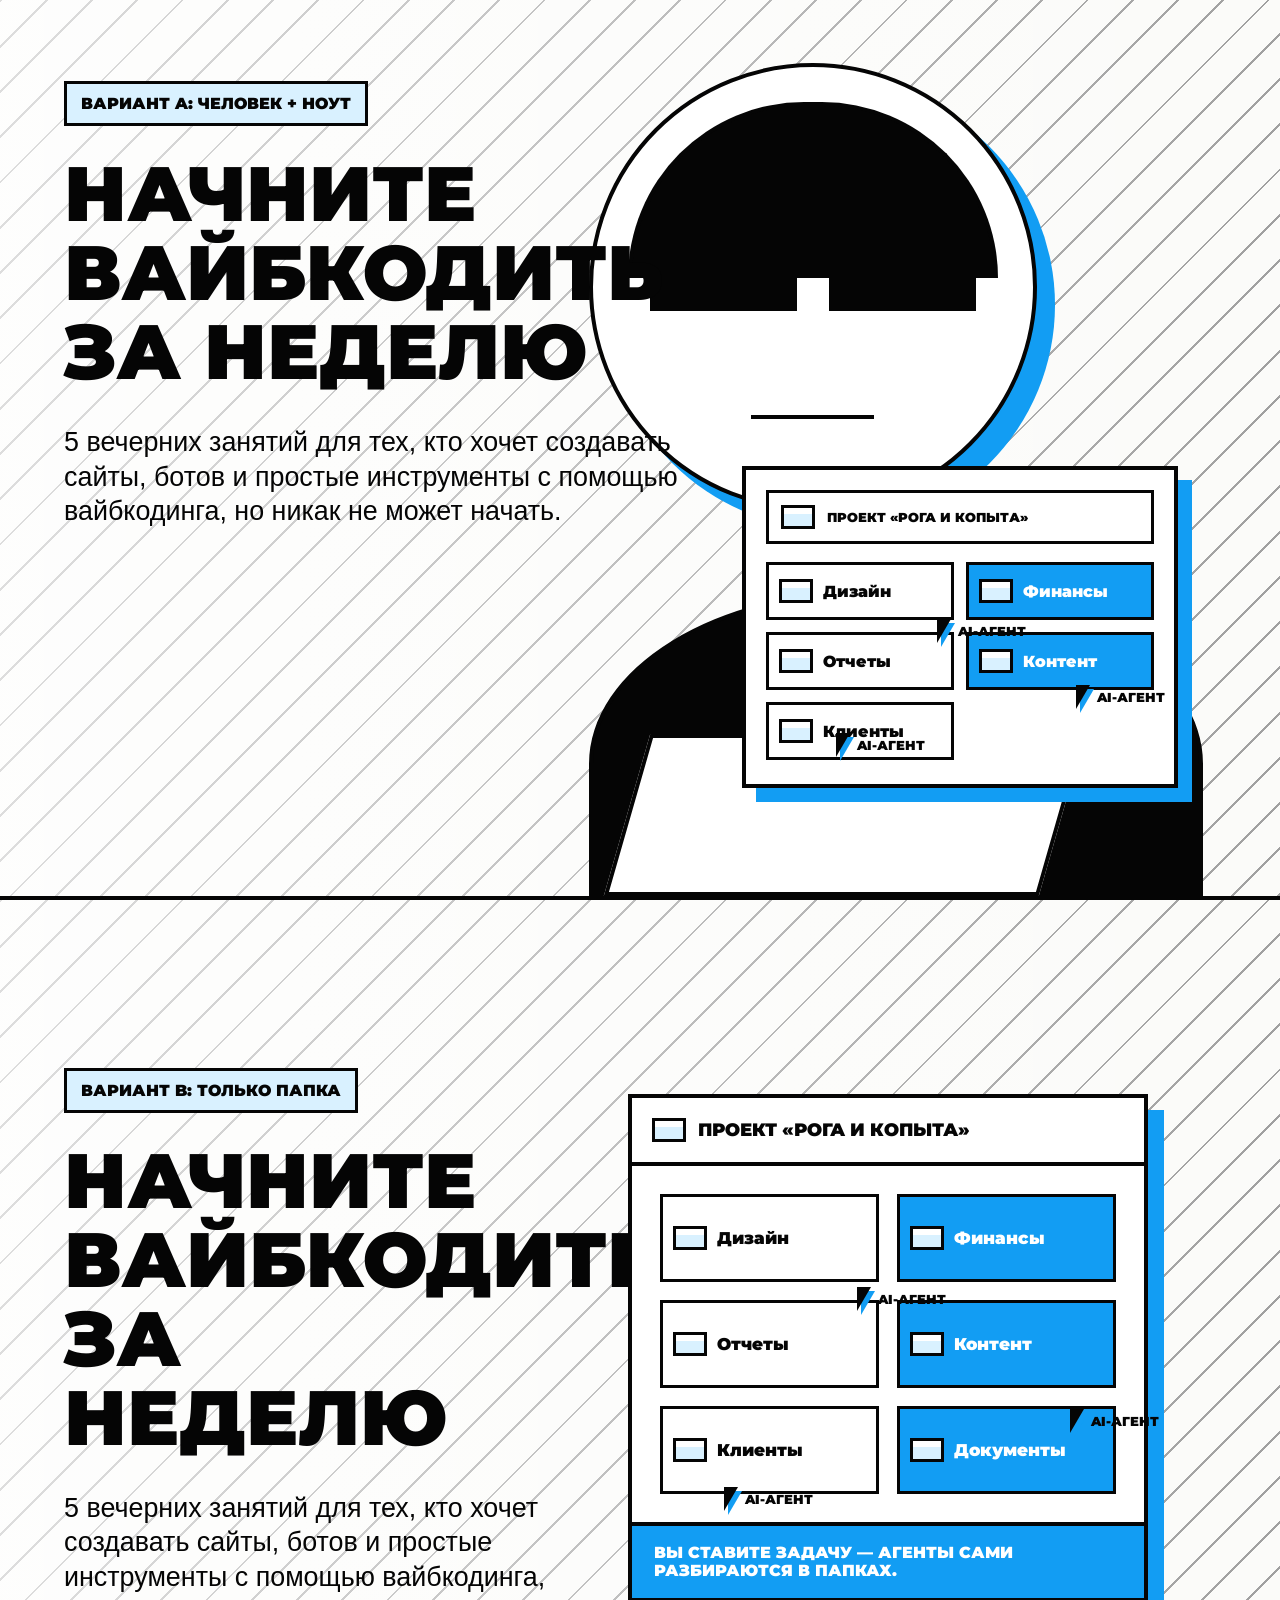
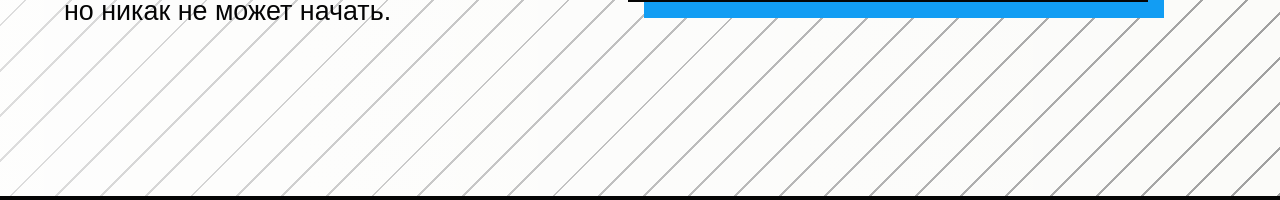
<file: prototypes/hero-concepts.html>
<!doctype html>
<html lang="ru">
  <head>
    <meta charset="utf-8" />
    <meta name="viewport" content="width=device-width, initial-scale=1" />
    <title>Hero concepts</title>
    <link rel="preconnect" href="https://fonts.googleapis.com" />
    <link rel="preconnect" href="https://fonts.gstatic.com" crossorigin />
    <link
      href="https://fonts.googleapis.com/css2?family=Montserrat:wght@700;800;900&amp;display=swap"
      rel="stylesheet"
    />
    <style>
      :root {
        --black: #050505;
        --paper: #f5f5f0;
        --white: #fff;
        --blue: #129df3;
        --sky: #d9f1ff;
        --line: #d8d8cf;
      }

      * {
        box-sizing: border-box;
      }

      body {
        margin: 0;
        background: var(--paper);
        color: var(--black);
        font-family: Helvetica, Arial, sans-serif;
      }

      .concept {
        min-height: 100vh;
        display: grid;
        align-items: stretch;
        border-bottom: 4px solid var(--black);
        background:
          linear-gradient(90deg, rgba(255, 255, 255, 0.86), rgba(255, 255, 255, 0.6)),
          repeating-linear-gradient(135deg, #111 0 2px, transparent 2px 32px),
          var(--paper);
        overflow: hidden;
      }

      .concept-a {
        position: relative;
        grid-template-columns: minmax(0, 1fr);
      }

      .person {
        position: absolute;
        inset: 0;
        pointer-events: none;
      }

      .head {
        position: absolute;
        top: 7vh;
        left: 46%;
        width: min(35vw, 470px);
        aspect-ratio: 1;
        border: 4px solid var(--black);
        border-radius: 50%;
        background: var(--white);
        box-shadow: 18px 18px 0 var(--blue);
      }

      .hair {
        position: absolute;
        inset: 8% 8% 52%;
        border: 4px solid var(--black);
        border-bottom: 0;
        border-radius: 999px 999px 0 0;
        background: var(--black);
      }

      .glasses {
        position: absolute;
        top: 38%;
        left: 13%;
        right: 13%;
        display: grid;
        grid-template-columns: 1fr 1fr;
        gap: 10%;
      }

      .glasses span {
        height: clamp(54px, 6vw, 86px);
        border: 4px solid var(--black);
        background: var(--black);
      }

      .mouth {
        position: absolute;
        left: 36%;
        right: 36%;
        bottom: 20%;
        height: 4px;
        background: var(--black);
      }

      .body {
        position: absolute;
        right: 6%;
        bottom: -8vh;
        width: min(48vw, 660px);
        height: 42vh;
        border: 4px solid var(--black);
        border-radius: 46% 46% 0 0;
        background: var(--black);
      }

      .leg {
        position: absolute;
        right: 17%;
        bottom: 0;
        width: min(34vw, 460px);
        height: 18vh;
        border: 4px solid var(--black);
        background: var(--white);
        transform: skewX(-16deg);
      }

      .concept-a .copy {
        position: relative;
        z-index: 2;
        width: min(58vw, 860px);
        padding: 9vh 0 0 5vw;
      }

      .eyebrow {
        display: inline-block;
        margin: 0 0 28px;
        border: 3px solid var(--black);
        background: var(--sky);
        padding: 10px 14px;
        font-family: Montserrat, Helvetica, Arial, sans-serif;
        font-weight: 900;
        text-transform: uppercase;
      }

      h1 {
        margin: 0 0 34px;
        font-family: Montserrat, Helvetica, Arial, sans-serif;
        font-size: clamp(4rem, 6vw, 7rem);
        font-weight: 900;
        line-height: 1.03;
        text-transform: uppercase;
      }

      h1 span {
        display: block;
      }

      .lead {
        max-width: 740px;
        margin: 0;
        font-size: clamp(1.5rem, 2.1vw, 2.3rem);
        line-height: 1.28;
      }

      .laptop {
        position: absolute;
        z-index: 3;
        right: 8vw;
        bottom: 12vh;
        width: min(34vw, 520px);
        border: 4px solid var(--black);
        background: var(--white);
        box-shadow: 14px 14px 0 var(--blue);
      }

      .folder-board {
        padding: 20px;
      }

      .project-name {
        display: flex;
        align-items: center;
        gap: 12px;
        border: 3px solid var(--black);
        padding: 12px;
        font-family: Montserrat, Helvetica, Arial, sans-serif;
        font-size: clamp(0.8rem, 1vw, 1rem);
        font-weight: 900;
        text-transform: uppercase;
      }

      .folder-icon {
        width: 34px;
        height: 24px;
        border: 3px solid var(--black);
        background: linear-gradient(var(--white) 0 35%, var(--sky) 35%);
      }

      .folders {
        position: relative;
        display: grid;
        grid-template-columns: repeat(2, minmax(0, 1fr));
        gap: 12px;
        padding: 18px 0 4px;
      }

      .folder {
        display: flex;
        align-items: center;
        gap: 10px;
        min-height: 58px;
        border: 3px solid var(--black);
        background: var(--white);
        padding: 10px;
        font-family: Montserrat, Helvetica, Arial, sans-serif;
        font-weight: 900;
      }

      .folder:nth-child(even) {
        background: var(--blue);
        color: var(--white);
      }

      .cursor {
        position: absolute;
        display: inline-flex;
        align-items: center;
        gap: 7px;
        color: var(--black);
        font-family: Montserrat, Helvetica, Arial, sans-serif;
        font-size: 0.82rem;
        font-weight: 900;
        text-transform: uppercase;
      }

      .cursor i {
        width: 0;
        height: 0;
        border-top: 24px solid var(--black);
        border-right: 14px solid transparent;
        filter: drop-shadow(4px 4px 0 var(--blue));
      }

      .c1 {
        top: 34%;
        left: 44%;
      }

      .c2 {
        right: -3%;
        bottom: 25%;
      }

      .c3 {
        left: 18%;
        bottom: 3%;
      }

      .concept-b {
        padding: 6vh 5vw;
        grid-template-columns: minmax(0, 0.88fr) minmax(520px, 0.8fr);
        gap: 5vw;
        align-items: center;
      }

      .concept-b .copy {
        min-width: 0;
      }

      .big-folder {
        position: relative;
        border: 4px solid var(--black);
        background: var(--white);
        box-shadow: 16px 16px 0 var(--blue);
      }

      .big-folder .project-name {
        border-width: 0 0 4px;
        padding: 20px;
        font-size: clamp(1rem, 1.4vw, 1.4rem);
      }

      .big-folder .folders {
        gap: 18px;
        padding: 28px;
      }

      .big-folder .folder {
        min-height: 88px;
        font-size: clamp(1rem, 1.35vw, 1.3rem);
      }

      .caption {
        border-top: 4px solid var(--black);
        background: var(--blue);
        color: var(--white);
        padding: 18px 22px;
        font-family: Montserrat, Helvetica, Arial, sans-serif;
        font-weight: 900;
        line-height: 1.15;
        text-transform: uppercase;
      }

      @media (max-width: 760px) {
        .concept {
          min-height: 100svh;
        }

        .concept-a,
        .concept-b {
          display: block;
          padding: 22px 14px 86px;
        }

        .concept-a .copy {
          width: auto;
          padding: 0;
        }

        .person {
          opacity: 0.18;
        }

        .head {
          top: 160px;
          left: 28%;
          width: 260px;
        }

        .body,
        .leg {
          display: none;
        }

        h1 {
          font-size: clamp(2.2rem, 12vw, 3rem);
        }

        .lead {
          font-size: 1rem;
        }

        .laptop,
        .big-folder {
          position: relative;
          right: auto;
          bottom: auto;
          width: 100%;
          margin-top: 22px;
        }

        .concept-b {
          grid-template-columns: 1fr;
        }

        .folder,
        .big-folder .folder {
          min-height: 58px;
          font-size: 0.72rem;
        }
      }
    </style>
  </head>
  <body>
    <section class="concept concept-a">
      <div class="person" aria-hidden="true">
        <div class="head">
          <div class="hair"></div>
          <div class="glasses"><span></span><span></span></div>
          <div class="mouth"></div>
        </div>
        <div class="body"></div>
        <div class="leg"></div>
      </div>
      <div class="copy">
        <p class="eyebrow">Вариант A: человек + ноут</p>
        <h1>
          <span>Начните</span>
          <span>вайбкодить</span>
          <span>за неделю</span>
        </h1>
        <p class="lead">
          5 вечерних занятий для тех, кто хочет создавать сайты, ботов и простые
          инструменты с помощью вайбкодинга, но никак не может начать.
        </p>
      </div>
      <div class="laptop">
        <div class="folder-board">
          <div class="project-name"><span class="folder-icon"></span>Проект «Рога и Копыта»</div>
          <div class="folders">
            <div class="folder"><span class="folder-icon"></span>Дизайн</div>
            <div class="folder"><span class="folder-icon"></span>Финансы</div>
            <div class="folder"><span class="folder-icon"></span>Отчеты</div>
            <div class="folder"><span class="folder-icon"></span>Контент</div>
            <div class="folder"><span class="folder-icon"></span>Клиенты</div>
            <div class="cursor c1"><i></i>AI-агент</div>
            <div class="cursor c2"><i></i>AI-агент</div>
            <div class="cursor c3"><i></i>AI-агент</div>
          </div>
        </div>
      </div>
    </section>

    <section class="concept concept-b">
      <div class="copy">
        <p class="eyebrow">Вариант B: только папка</p>
        <h1>
          <span>Начните</span>
          <span>вайбкодить</span>
          <span>за неделю</span>
        </h1>
        <p class="lead">
          5 вечерних занятий для тех, кто хочет создавать сайты, ботов и простые
          инструменты с помощью вайбкодинга, но никак не может начать.
        </p>
      </div>
      <div class="big-folder">
        <div class="project-name"><span class="folder-icon"></span>Проект «Рога и Копыта»</div>
        <div class="folders">
          <div class="folder"><span class="folder-icon"></span>Дизайн</div>
          <div class="folder"><span class="folder-icon"></span>Финансы</div>
          <div class="folder"><span class="folder-icon"></span>Отчеты</div>
          <div class="folder"><span class="folder-icon"></span>Контент</div>
          <div class="folder"><span class="folder-icon"></span>Клиенты</div>
          <div class="folder"><span class="folder-icon"></span>Документы</div>
          <div class="cursor c1"><i></i>AI-агент</div>
          <div class="cursor c2"><i></i>AI-агент</div>
          <div class="cursor c3"><i></i>AI-агент</div>
        </div>
        <div class="caption">Вы ставите задачу — агенты сами разбираются в папках.</div>
      </div>
    </section>
  </body>
</html>
</file>
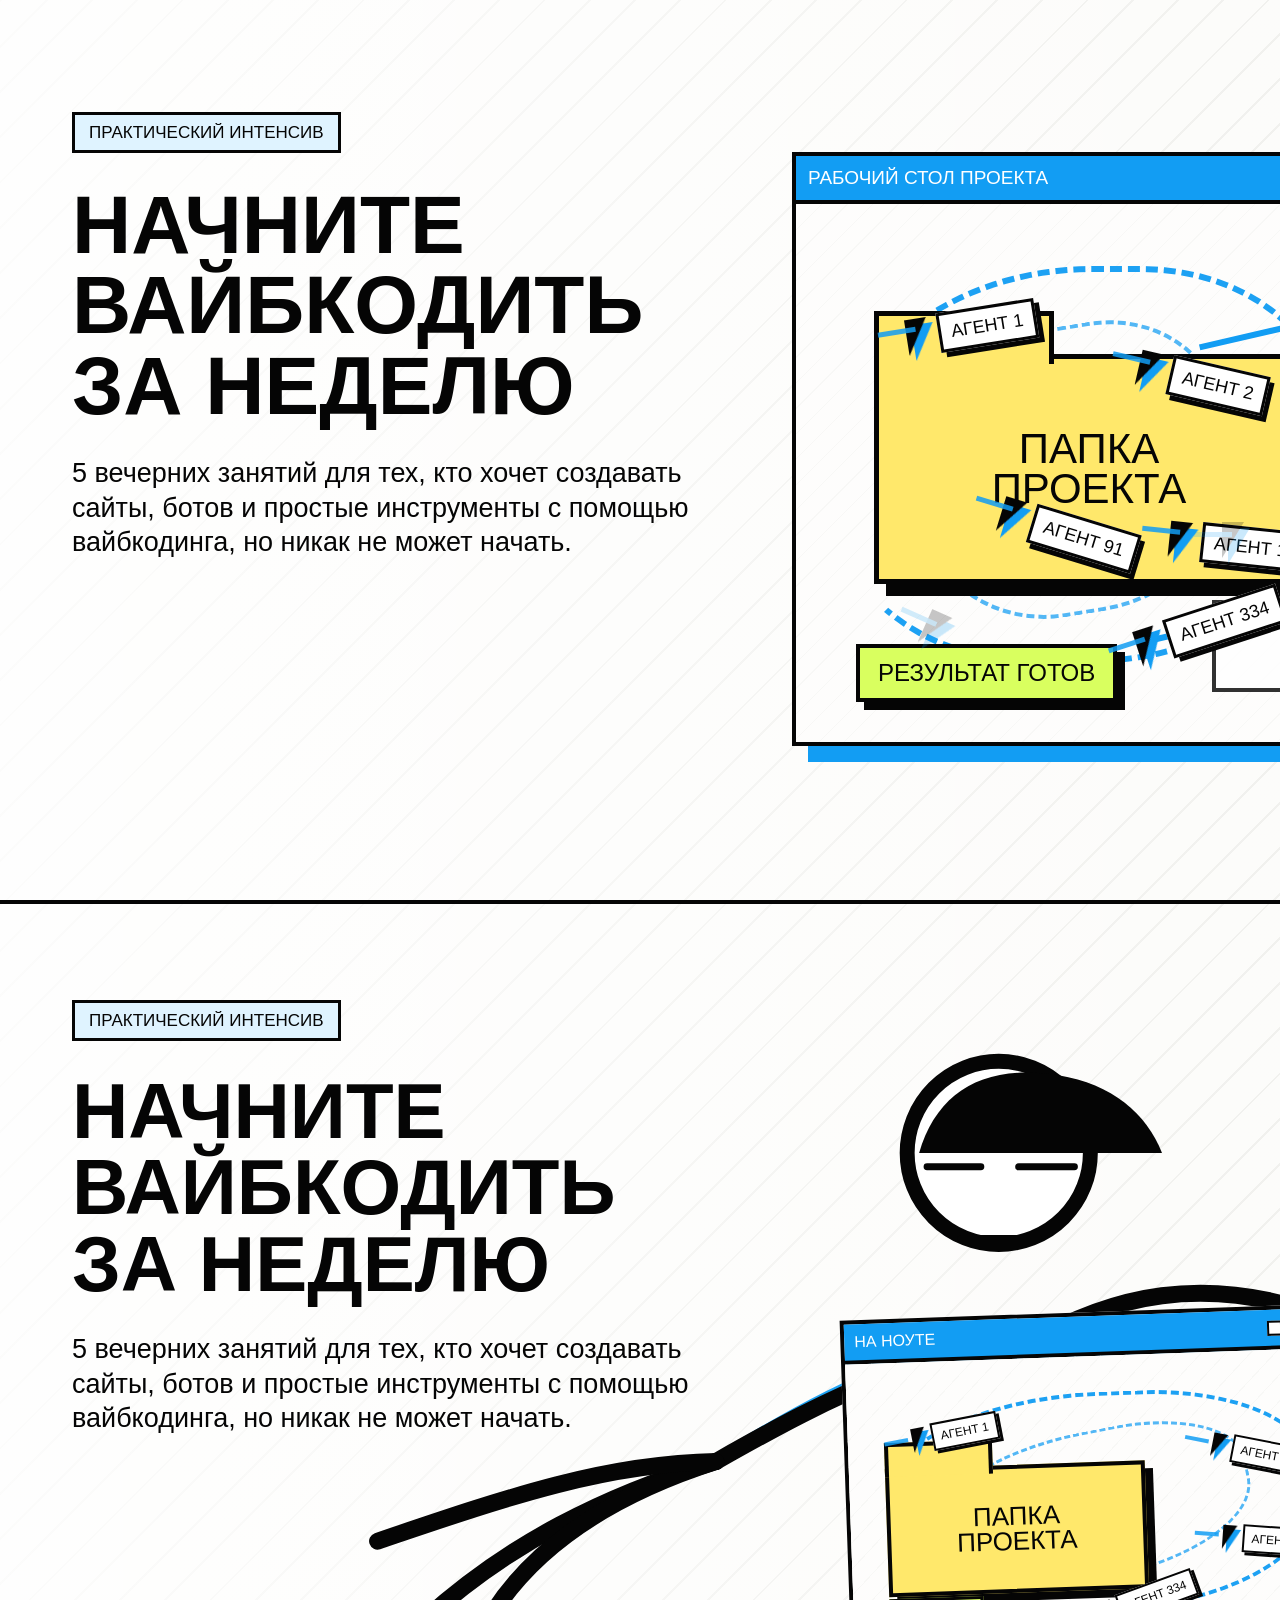
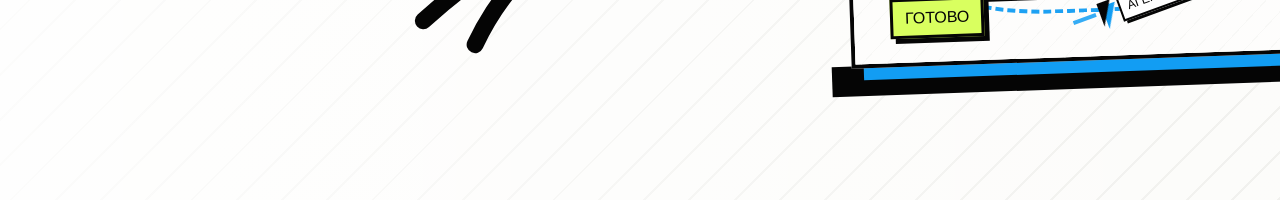
<file: prototypes/hero-slide-new-options.html>
<!doctype html>
<html lang="ru">
  <head>
    <meta charset="utf-8" />
    <meta name="viewport" content="width=device-width, initial-scale=1" />
    <title>Hero slide new visual options</title>
    <script>
      if (new URLSearchParams(window.location.search).get("export") === "2") {
        document.documentElement.classList.add("export-option-2");
      }
    </script>
    <style>
      :root {
        --black: #050505;
        --paper: #f6f5ef;
        --white: #ffffff;
        --blue: #129df3;
        --sky: #dff3ff;
        --yellow: #ffe86b;
        --green: #d9ff5f;
        --line: #d2d2c9;
      }

      * {
        box-sizing: border-box;
      }

      body {
        margin: 0;
        background: var(--paper);
        color: var(--black);
        font-family: Helvetica, Arial, sans-serif;
      }

      .slide {
        position: relative;
        width: 1440px;
        height: 900px;
        overflow: hidden;
        background:
          linear-gradient(90deg, rgba(255, 255, 255, 0.93), rgba(255, 255, 255, 0.66)),
          repeating-linear-gradient(135deg, var(--line) 0 2px, transparent 2px 32px),
          var(--paper);
      }

      .slide + .slide {
        border-top: 4px solid var(--black);
      }

      .export-option-2 #option-1 {
        display: none;
      }

      .export-option-2 #option-2 {
        border-top: 0;
      }

      .copy {
        position: absolute;
        z-index: 20;
        left: 72px;
        top: 112px;
        width: 690px;
      }

      .eyebrow {
        display: inline-block;
        margin: 0 0 32px;
        border: 3px solid var(--black);
        background: var(--sky);
        padding: 9px 14px;
        font-family: "Arial Black", Impact, Helvetica, Arial, sans-serif;
        font-size: 17px;
        line-height: 1;
        text-transform: uppercase;
      }

      h1 {
        margin: 0 0 30px;
        font-family: "Arial Black", Impact, Helvetica, Arial, sans-serif;
        font-size: 82px;
        font-weight: 900;
        line-height: 0.98;
        letter-spacing: 0;
        text-transform: uppercase;
      }

      h1 span {
        display: block;
      }

      .lead {
        width: 680px;
        margin: 0;
        font-size: 27px;
        line-height: 1.28;
      }

      .xp-window {
        position: absolute;
        border: 4px solid var(--black);
        background: var(--white);
        box-shadow: 16px 16px 0 var(--blue);
      }

      .xp-bar {
        display: flex;
        align-items: center;
        min-height: 48px;
        border-bottom: 4px solid var(--black);
        background: var(--blue);
        color: var(--white);
        padding: 8px 12px;
        font-family: "Arial Black", Impact, Helvetica, Arial, sans-serif;
        font-size: 19px;
        text-transform: uppercase;
      }

      .xp-bar span {
        margin-right: auto;
      }

      .xp-bar i {
        width: 18px;
        height: 18px;
        margin-left: 7px;
        border: 3px solid var(--black);
        background: var(--white);
      }

      .xp-body {
        position: relative;
        height: 538px;
        background:
          linear-gradient(rgba(255, 255, 255, 0.84), rgba(255, 255, 255, 0.84)),
          repeating-linear-gradient(135deg, var(--line) 0 1px, transparent 1px 18px),
          var(--paper);
      }

      .folder {
        position: absolute;
        left: 78px;
        top: 150px;
        width: 430px;
        height: 230px;
        display: grid;
        place-items: center;
        border: 5px solid var(--black);
        background: var(--yellow);
        box-shadow: 12px 12px 0 var(--black);
        font-family: "Arial Black", Impact, Helvetica, Arial, sans-serif;
        font-size: 42px;
        line-height: 0.95;
        text-align: center;
        text-transform: uppercase;
      }

      .folder::before {
        content: "";
        position: absolute;
        top: -48px;
        left: -5px;
        width: 170px;
        height: 48px;
        border: 5px solid var(--black);
        border-bottom: 0;
        background: var(--yellow);
      }

      .motion-loop {
        position: absolute;
        inset: 62px 48px 78px 36px;
        border: 6px dashed var(--blue);
        border-left-color: transparent;
        border-radius: 52% 38% 48% 40%;
        opacity: 0.95;
      }

      .motion-loop.small {
        inset: 122px 148px 128px 120px;
        border-width: 4px;
        transform: rotate(-9deg);
        opacity: 0.72;
      }

      .speed {
        position: absolute;
        height: 6px;
        background: var(--blue);
        transform: rotate(-13deg);
      }

      .speed.s1 {
        left: 402px;
        top: 126px;
        width: 128px;
      }

      .speed.s2 {
        left: 342px;
        top: 416px;
        width: 176px;
      }

      .speed.s3 {
        left: 92px;
        top: 116px;
        width: 112px;
      }

      .agent {
        position: absolute;
        z-index: 8;
        display: flex;
        align-items: center;
        gap: 10px;
        font-family: "Arial Black", Impact, Helvetica, Arial, sans-serif;
        font-size: 18px;
        line-height: 1;
        text-transform: uppercase;
        white-space: nowrap;
      }

      .agent::before {
        content: "";
        width: 0;
        height: 0;
        border-top: 36px solid var(--black);
        border-right: 22px solid transparent;
        filter: drop-shadow(6px 6px 0 var(--blue));
      }

      .agent::after {
        content: "";
        position: absolute;
        left: -28px;
        top: 10px;
        width: 38px;
        height: 5px;
        background: var(--blue);
        opacity: 0.85;
      }

      .agent .tag {
        border: 3px solid var(--black);
        background: var(--white);
        padding: 8px 10px;
        box-shadow: 5px 5px 0 var(--black);
      }

      .agent.a1 {
        left: 110px;
        top: 104px;
        transform: rotate(-9deg);
      }

      .agent.a2 {
        right: 112px;
        top: 158px;
        transform: rotate(13deg);
      }

      .agent.a3 {
        left: 338px;
        bottom: 96px;
        transform: rotate(-18deg);
      }

      .agent.a4 {
        right: 70px;
        bottom: 176px;
        transform: rotate(6deg);
      }

      .agent.a5 {
        left: 202px;
        top: 310px;
        transform: rotate(17deg);
      }

      .agent.ghost {
        opacity: 0.22;
      }

      .agent.ghost .tag {
        display: none;
      }

      .mini-folder {
        position: absolute;
        right: 46px;
        bottom: 50px;
        width: 122px;
        height: 74px;
        border: 4px solid var(--black);
        background: var(--white);
        opacity: 0.82;
      }

      .mini-folder::before {
        content: "";
        position: absolute;
        left: -4px;
        top: -22px;
        width: 52px;
        height: 22px;
        border: 4px solid var(--black);
        border-bottom: 0;
        background: var(--white);
      }

      .done {
        position: absolute;
        left: 60px;
        bottom: 40px;
        border: 4px solid var(--black);
        background: var(--green);
        padding: 13px 18px;
        box-shadow: 8px 8px 0 var(--black);
        font-family: "Arial Black", Impact, Helvetica, Arial, sans-serif;
        font-size: 24px;
        line-height: 1;
        text-transform: uppercase;
      }

      .option-1 .xp-window {
        right: 56px;
        top: 152px;
        width: 592px;
      }

      .option-1 .copy {
        width: 660px;
      }

      .person-lines {
        position: absolute;
        inset: 0;
        z-index: 4;
        pointer-events: none;
      }

      .person-lines svg {
        width: 100%;
        height: 100%;
        overflow: visible;
      }

      .person-lines .bodyline {
        fill: none;
        stroke: var(--black);
        stroke-width: 17;
        stroke-linecap: round;
        stroke-linejoin: round;
      }

      .person-lines .thin {
        fill: none;
        stroke: var(--black);
        stroke-width: 7;
        stroke-linecap: round;
      }

      .person-lines .blue-shadow {
        fill: none;
        stroke: var(--blue);
        stroke-width: 13;
        stroke-linecap: round;
        stroke-linejoin: round;
        opacity: 0.95;
      }

      .laptop {
        position: absolute;
        z-index: 10;
        right: 94px;
        top: 408px;
        width: 500px;
        transform: rotate(-2deg);
      }

      .laptop .xp-window {
        position: relative;
        width: 100%;
        box-shadow: 12px 12px 0 var(--blue);
      }

      .laptop .xp-bar {
        min-height: 40px;
        font-size: 16px;
        padding: 7px 10px;
      }

      .laptop .xp-bar i {
        width: 15px;
        height: 15px;
        border-width: 2px;
      }

      .laptop .xp-body {
        height: 300px;
      }

      .laptop .folder {
        left: 36px;
        top: 106px;
        width: 260px;
        height: 128px;
        border-width: 4px;
        box-shadow: 8px 8px 0 var(--black);
        font-size: 26px;
      }

      .laptop .folder::before {
        top: -30px;
        left: -4px;
        width: 100px;
        height: 30px;
        border-width: 4px;
      }

      .laptop .motion-loop {
        inset: 36px 26px 44px 22px;
        border-width: 4px;
      }

      .laptop .motion-loop.small {
        inset: 76px 90px 76px 76px;
        border-width: 3px;
      }

      .laptop .agent {
        font-size: 12px;
        gap: 6px;
      }

      .laptop .agent::before {
        border-top-width: 24px;
        border-right-width: 14px;
        filter: drop-shadow(4px 4px 0 var(--blue));
      }

      .laptop .agent::after {
        width: 24px;
        height: 4px;
      }

      .laptop .agent .tag {
        border-width: 2px;
        padding: 6px 7px;
        box-shadow: 3px 3px 0 var(--black);
      }

      .laptop .a1 {
        left: 64px;
        top: 58px;
      }

      .laptop .a2 {
        right: 42px;
        top: 88px;
      }

      .laptop .a3 {
        left: 244px;
        bottom: 42px;
      }

      .laptop .a4 {
        right: 28px;
        bottom: 96px;
      }

      .laptop .done {
        left: 36px;
        bottom: 24px;
        border-width: 3px;
        padding: 9px 12px;
        box-shadow: 5px 5px 0 var(--black);
        font-size: 16px;
      }

      .laptop-base {
        width: 540px;
        height: 30px;
        margin: -2px 0 0 -20px;
        background: var(--black);
      }

      .option-2 .copy {
        top: 96px;
        width: 620px;
      }

      .option-2 h1 {
        font-size: 78px;
      }

      .option-2 .lead {
        width: 620px;
      }
    </style>
  </head>
  <body>
    <section class="slide option-1" id="option-1">
      <div class="copy">
        <p class="eyebrow">Практический интенсив</p>
        <h1>
          <span>Начните</span>
          <span>вайбкодить</span>
          <span>за неделю</span>
        </h1>
        <p class="lead">
          5 вечерних занятий для тех, кто хочет создавать сайты, ботов и простые
          инструменты с помощью вайбкодинга, но никак не может начать.
        </p>
      </div>

      <div class="xp-window">
        <div class="xp-bar"><span>Рабочий стол проекта</span><i></i><i></i><i></i></div>
        <div class="xp-body">
          <div class="motion-loop"></div>
          <div class="motion-loop small"></div>
          <div class="speed s1"></div>
          <div class="speed s2"></div>
          <div class="speed s3"></div>
          <div class="folder">Папка<br />проекта</div>
          <div class="agent a1"><span class="tag">агент 1</span></div>
          <div class="agent a2"><span class="tag">агент 2</span></div>
          <div class="agent a3"><span class="tag">агент 334</span></div>
          <div class="agent a4"><span class="tag">агент 17</span></div>
          <div class="agent a5"><span class="tag">агент 91</span></div>
          <div class="agent ghost" style="left: 426px; top: 318px"></div>
          <div class="agent ghost" style="left: 128px; top: 408px; transform: rotate(24deg)"></div>
          <div class="mini-folder"></div>
          <div class="done">результат готов</div>
        </div>
      </div>
    </section>

    <section class="slide option-2" id="option-2">
      <div class="copy">
        <p class="eyebrow">Практический интенсив</p>
        <h1>
          <span>Начните</span>
          <span>вайбкодить</span>
          <span>за неделю</span>
        </h1>
        <p class="lead">
          5 вечерних занятий для тех, кто хочет создавать сайты, ботов и простые
          инструменты с помощью вайбкодинга, но никак не может начать.
        </p>
      </div>

      <div class="person-lines" aria-hidden="true">
        <svg viewBox="0 0 1440 900">
          <path class="blue-shadow" d="M716 560 C830 488 940 432 1058 438 C1178 444 1274 500 1364 586" />
          <path class="bodyline" d="M422 720 C508 642 604 594 716 560" />
          <path class="bodyline" d="M716 560 C832 494 940 438 1058 444 C1178 450 1274 502 1364 586" />
          <path class="bodyline" d="M716 560 C604 596 516 654 474 744" />
          <path class="bodyline" d="M716 560 C604 562 506 596 376 640" />
          <path class="bodyline" d="M1030 442 C1118 390 1206 376 1308 408" />
          <path class="bodyline" d="M1070 438 C1162 456 1248 496 1332 558" />
          <circle cx="1000" cy="250" r="92" fill="#fff" stroke="#050505" stroke-width="15" />
          <path d="M920 250 C938 188 986 160 1060 172 C1114 181 1148 210 1164 250" fill="#050505" />
          <path d="M928 264 H982 M1020 264 H1076" class="thin" stroke-width="20" />
          <path d="M962 336 H1040" class="thin" />
        </svg>
      </div>

      <div class="laptop">
        <div class="xp-window">
          <div class="xp-bar"><span>На ноуте</span><i></i><i></i><i></i></div>
          <div class="xp-body">
            <div class="motion-loop"></div>
            <div class="motion-loop small"></div>
            <div class="folder">Папка<br />проекта</div>
            <div class="agent a1"><span class="tag">агент 1</span></div>
            <div class="agent a2"><span class="tag">агент 2</span></div>
            <div class="agent a3"><span class="tag">агент 334</span></div>
            <div class="agent a4"><span class="tag">агент 17</span></div>
            <div class="done">готово</div>
          </div>
        </div>
        <div class="laptop-base"></div>
      </div>
    </section>
  </body>
</html>
</file>
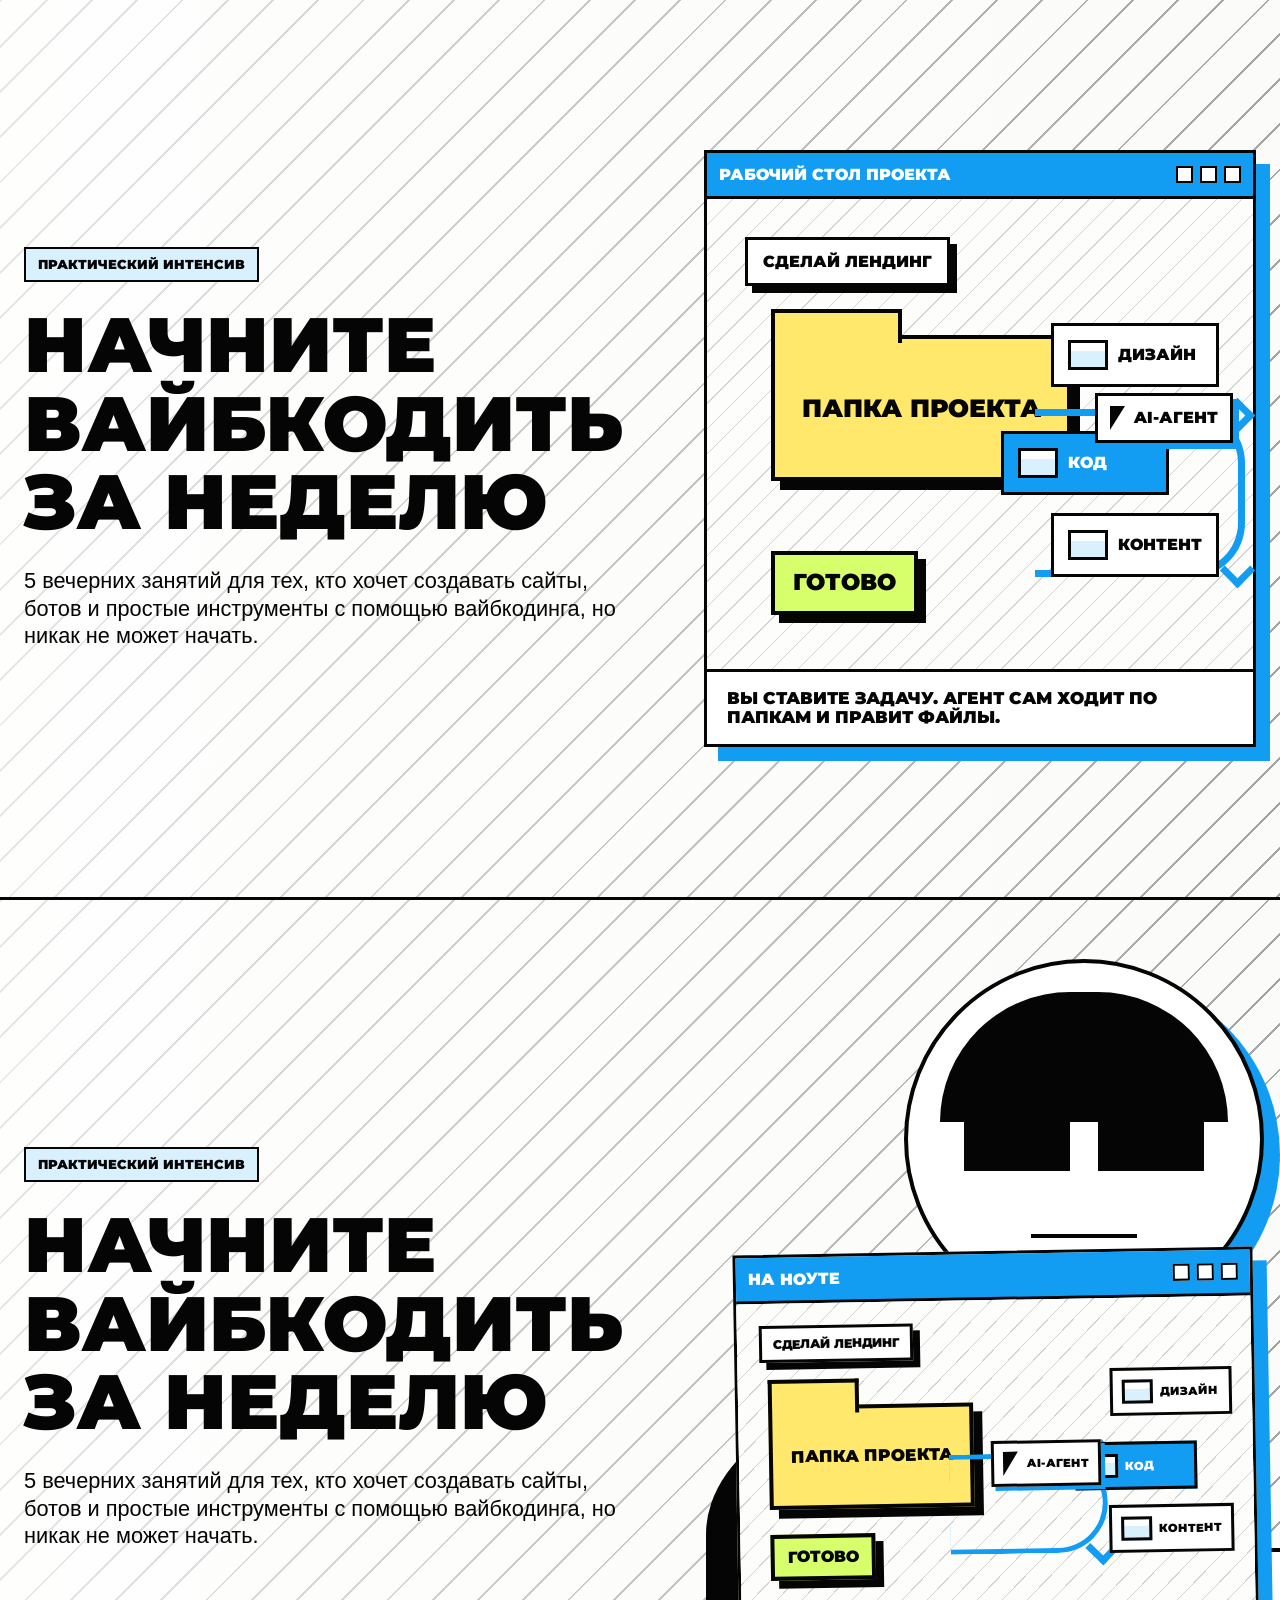
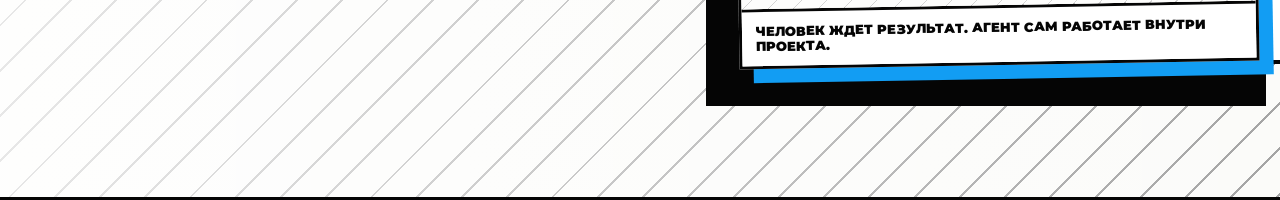
<file: prototypes/hero-vibe-options.html>
<!doctype html>
<html lang="ru">
  <head>
    <meta charset="utf-8" />
    <meta name="viewport" content="width=device-width, initial-scale=1" />
    <title>Hero vibe options</title>
    <link rel="preconnect" href="https://fonts.googleapis.com" />
    <link rel="preconnect" href="https://fonts.gstatic.com" crossorigin />
    <link
      href="https://fonts.googleapis.com/css2?family=Montserrat:wght@700;800;900&amp;display=swap"
      rel="stylesheet"
    />
    <style>
      :root {
        --black: #050505;
        --paper: #f5f5f0;
        --white: #ffffff;
        --blue: #129df3;
        --sky: #d9f1ff;
        --green: #d6ff6b;
        --yellow: #ffe86b;
        --line: #d8d8cf;
      }

      * {
        box-sizing: border-box;
      }

      body {
        margin: 0;
        background: var(--paper);
        color: var(--black);
        font-family: Helvetica, Arial, sans-serif;
      }

      .prototype {
        min-height: 100vh;
        display: grid;
        align-items: center;
        border-bottom: 3px solid var(--black);
        background:
          linear-gradient(90deg, rgba(255, 255, 255, 0.9), rgba(255, 255, 255, 0.62)),
          repeating-linear-gradient(135deg, #111 0 2px, transparent 2px 32px),
          var(--paper);
        overflow: hidden;
      }

      .prototype-inner {
        width: min(1480px, calc(100% - 48px));
        min-height: 760px;
        margin: 0 auto;
        display: grid;
        grid-template-columns: minmax(0, 0.94fr) minmax(520px, 0.86fr);
        gap: clamp(42px, 6vw, 86px);
        align-items: center;
      }

      .copy {
        position: relative;
        z-index: 5;
      }

      .eyebrow {
        display: inline-block;
        margin: 0 0 24px;
        border: 2px solid var(--black);
        background: var(--sky);
        padding: 8px 12px;
        font-family: Montserrat, Helvetica, Arial, sans-serif;
        font-size: clamp(0.78rem, 1vw, 1rem);
        font-weight: 900;
        text-transform: uppercase;
      }

      h1 {
        margin: 0 0 26px;
        font-family: Montserrat, Helvetica, Arial, sans-serif;
        font-size: clamp(3.8rem, 6vw, 6.4rem);
        font-weight: 900;
        line-height: 1.02;
        letter-spacing: 0;
        text-transform: uppercase;
      }

      h1 span {
        display: block;
        white-space: nowrap;
      }

      .lead {
        max-width: 740px;
        margin: 0;
        font-size: clamp(1.2rem, 1.7vw, 1.75rem);
        line-height: 1.26;
      }

      .visual {
        position: relative;
        z-index: 2;
      }

      .xp {
        position: relative;
        border: 3px solid var(--black);
        background: var(--white);
        box-shadow: 14px 14px 0 var(--blue);
      }

      .xp-bar {
        display: flex;
        align-items: center;
        gap: 7px;
        min-height: 46px;
        border-bottom: 3px solid var(--black);
        background: var(--blue);
        color: var(--white);
        padding: 9px 12px;
        font-family: Montserrat, Helvetica, Arial, sans-serif;
        font-weight: 900;
        text-transform: uppercase;
      }

      .xp-bar span {
        margin-right: auto;
      }

      .xp-bar i {
        width: 17px;
        height: 17px;
        border: 2px solid var(--black);
        background: var(--white);
      }

      .xp-body {
        position: relative;
        min-height: 470px;
        padding: 38px;
        background:
          linear-gradient(rgba(255, 255, 255, 0.82), rgba(255, 255, 255, 0.82)),
          repeating-linear-gradient(135deg, #111 0 1px, transparent 1px 18px),
          var(--paper);
      }

      .request {
        width: fit-content;
        max-width: 260px;
        border: 3px solid var(--black);
        background: var(--white);
        padding: 13px 15px;
        font-family: Montserrat, Helvetica, Arial, sans-serif;
        font-weight: 900;
        line-height: 1.08;
        text-transform: uppercase;
        box-shadow: 7px 7px 0 var(--black);
      }

      .root-folder {
        position: absolute;
        top: 136px;
        left: 64px;
        width: 300px;
        min-height: 146px;
        display: grid;
        place-items: center;
        border: 4px solid var(--black);
        background: var(--yellow);
        font-family: Montserrat, Helvetica, Arial, sans-serif;
        font-size: 1.55rem;
        font-weight: 900;
        line-height: 1.05;
        text-align: center;
        text-transform: uppercase;
        box-shadow: 9px 9px 0 var(--black);
      }

      .root-folder::before {
        content: "";
        position: absolute;
        top: -30px;
        left: -4px;
        width: 42%;
        height: 30px;
        border: 4px solid var(--black);
        border-bottom: 0;
        background: var(--yellow);
      }

      .route {
        position: absolute;
        top: 210px;
        left: 328px;
        width: 210px;
        height: 168px;
        border-top: 7px solid var(--blue);
        border-right: 7px solid var(--blue);
        border-bottom: 7px solid var(--blue);
        border-radius: 0 54px 54px 0;
      }

      .route::before,
      .route::after {
        content: "";
        position: absolute;
        right: -12px;
        width: 18px;
        height: 18px;
        border: solid var(--blue);
        border-width: 0 7px 7px 0;
      }

      .route::before {
        top: -13px;
        transform: rotate(-45deg);
      }

      .route::after {
        bottom: -13px;
        transform: rotate(45deg);
      }

      .agent {
        position: absolute;
        z-index: 4;
        top: 194px;
        left: 388px;
        display: inline-flex;
        align-items: center;
        gap: 9px;
        border: 3px solid var(--black);
        background: var(--white);
        padding: 10px 12px;
        font-family: Montserrat, Helvetica, Arial, sans-serif;
        font-weight: 900;
        text-transform: uppercase;
        box-shadow: 6px 6px 0 var(--blue);
      }

      .agent::before {
        content: "";
        width: 0;
        height: 0;
        border-top: 24px solid var(--black);
        border-right: 15px solid transparent;
      }

      .small-folder {
        position: absolute;
        right: 34px;
        display: flex;
        align-items: center;
        gap: 10px;
        min-width: 168px;
        border: 3px solid var(--black);
        background: var(--white);
        padding: 14px;
        font-family: Montserrat, Helvetica, Arial, sans-serif;
        font-weight: 900;
        text-transform: uppercase;
      }

      .small-folder::before {
        content: "";
        width: 34px;
        height: 24px;
        border: 3px solid var(--black);
        background:
          linear-gradient(var(--white) 0 34%, var(--sky) 34%),
          var(--sky);
      }

      .small-folder.design {
        top: 124px;
      }

      .small-folder.code {
        top: 232px;
        right: 84px;
        background: var(--blue);
        color: var(--white);
      }

      .small-folder.content {
        bottom: 92px;
      }

      .done {
        position: absolute;
        left: 64px;
        bottom: 54px;
        border: 4px solid var(--black);
        background: var(--green);
        padding: 16px 18px;
        font-family: Montserrat, Helvetica, Arial, sans-serif;
        font-size: 1.45rem;
        font-weight: 900;
        line-height: 1;
        text-transform: uppercase;
        box-shadow: 8px 8px 0 var(--black);
      }

      .caption {
        border-top: 3px solid var(--black);
        background: var(--white);
        padding: 17px 20px;
        font-family: Montserrat, Helvetica, Arial, sans-serif;
        font-size: 1.05rem;
        font-weight: 900;
        line-height: 1.15;
        text-transform: uppercase;
      }

      .person-prototype {
        position: relative;
      }

      .person-art {
        position: absolute;
        inset: -90px -50px -40px -220px;
        pointer-events: none;
      }

      .head {
        position: absolute;
        top: 18px;
        right: 42px;
        width: 360px;
        aspect-ratio: 1;
        border: 4px solid var(--black);
        border-radius: 50%;
        background: var(--white);
        box-shadow: 16px 16px 0 var(--blue);
      }

      .hair {
        position: absolute;
        inset: 8% 9% 55%;
        border: 4px solid var(--black);
        border-bottom: 0;
        border-radius: 999px 999px 0 0;
        background: var(--black);
      }

      .glasses {
        position: absolute;
        top: 39%;
        left: 16%;
        right: 16%;
        display: grid;
        grid-template-columns: 1fr 1fr;
        gap: 12%;
      }

      .glasses span {
        height: 70px;
        border: 4px solid var(--black);
        background: var(--black);
      }

      .mouth {
        position: absolute;
        right: 35%;
        bottom: 22%;
        width: 30%;
        border-top: 4px solid var(--black);
      }

      .torso {
        position: absolute;
        right: 40px;
        bottom: 0;
        width: 560px;
        height: 330px;
        border: 4px solid var(--black);
        border-radius: 48% 42% 0 0;
        background: var(--black);
      }

      .leg {
        position: absolute;
        right: -80px;
        bottom: 42px;
        width: 430px;
        height: 116px;
        border: 4px solid var(--black);
        background: var(--white);
        transform: skewX(-14deg);
      }

      .person-prototype .xp {
        width: min(100%, 520px);
        margin: 220px 0 0 auto;
        transform: rotate(-1deg);
      }

      .person-prototype .xp-body {
        min-height: 305px;
        padding: 22px;
      }

      .person-prototype .request {
        font-size: 0.78rem;
        max-width: 190px;
        padding: 9px 11px;
      }

      .person-prototype .root-folder {
        top: 102px;
        left: 30px;
        width: 205px;
        min-height: 104px;
        font-size: 1.05rem;
      }

      .person-prototype .route {
        top: 154px;
        left: 210px;
        width: 158px;
        height: 100px;
        border-width: 5px;
      }

      .person-prototype .agent {
        top: 141px;
        left: 252px;
        padding: 8px 9px;
        font-size: 0.72rem;
        box-shadow: 4px 4px 0 var(--blue);
      }

      .person-prototype .small-folder {
        right: 20px;
        min-width: 122px;
        gap: 7px;
        padding: 9px;
        font-size: 0.72rem;
      }

      .person-prototype .small-folder::before {
        width: 25px;
        height: 18px;
      }

      .person-prototype .small-folder.design {
        top: 70px;
      }

      .person-prototype .small-folder.code {
        top: 144px;
        right: 56px;
      }

      .person-prototype .small-folder.content {
        bottom: 50px;
      }

      .person-prototype .done {
        left: 30px;
        bottom: 28px;
        padding: 11px 13px;
        font-size: 1rem;
      }

      .person-prototype .caption {
        padding: 12px 14px;
        font-size: 0.82rem;
      }

      @media (max-width: 760px) {
        .prototype-inner {
          width: calc(100% - 28px);
          min-height: auto;
          grid-template-columns: 1fr;
          gap: 22px;
          padding: 26px 0 70px;
        }

        h1 {
          font-size: clamp(2.1rem, 12vw, 3rem);
        }

        h1 span {
          white-space: normal;
        }

        .lead {
          font-size: 1rem;
        }

        .xp-body {
          min-height: 330px;
          padding: 20px;
        }

        .root-folder {
          top: 114px;
          left: 26px;
          width: 190px;
          min-height: 100px;
          font-size: 1rem;
        }

        .route {
          top: 164px;
          left: 176px;
          width: 130px;
          height: 106px;
        }

        .agent {
          top: 151px;
          left: 196px;
          font-size: 0.66rem;
        }

        .small-folder {
          right: 18px;
          min-width: 112px;
          font-size: 0.66rem;
        }

        .small-folder.design {
          top: 82px;
        }

        .small-folder.code {
          top: 162px;
          right: 36px;
        }

        .small-folder.content {
          bottom: 58px;
        }

        .done {
          left: 26px;
          bottom: 32px;
          font-size: 1rem;
        }

        .person-art {
          inset: 180px -40px -40px 0;
          opacity: 0.18;
        }

        .head {
          width: 260px;
          right: -20px;
        }

        .torso,
        .leg {
          display: none;
        }

        .person-prototype .xp {
          margin-top: 0;
        }
      }
    </style>
  </head>
  <body>
    <section class="prototype" id="option-1">
      <div class="prototype-inner">
        <div class="copy">
          <p class="eyebrow">Практический интенсив</p>
          <h1>
            <span>Начните</span>
            <span>вайбкодить</span>
            <span>за неделю</span>
          </h1>
          <p class="lead">
            5 вечерних занятий для тех, кто хочет создавать сайты, ботов и простые
            инструменты с помощью вайбкодинга, но никак не может начать.
          </p>
        </div>

        <div class="visual">
          <div class="xp">
            <div class="xp-bar"><span>Рабочий стол проекта</span><i></i><i></i><i></i></div>
            <div class="xp-body">
              <div class="request">Сделай лендинг</div>
              <div class="root-folder">Папка проекта</div>
              <div class="route"></div>
              <div class="agent">AI-агент</div>
              <div class="small-folder design">дизайн</div>
              <div class="small-folder code">код</div>
              <div class="small-folder content">контент</div>
              <div class="done">готово</div>
            </div>
            <div class="caption">Вы ставите задачу. Агент сам ходит по папкам и правит файлы.</div>
          </div>
        </div>
      </div>
    </section>

    <section class="prototype person-prototype" id="option-2">
      <div class="prototype-inner">
        <div class="copy">
          <p class="eyebrow">Практический интенсив</p>
          <h1>
            <span>Начните</span>
            <span>вайбкодить</span>
            <span>за неделю</span>
          </h1>
          <p class="lead">
            5 вечерних занятий для тех, кто хочет создавать сайты, ботов и простые
            инструменты с помощью вайбкодинга, но никак не может начать.
          </p>
        </div>

        <div class="visual">
          <div class="person-art" aria-hidden="true">
            <div class="head">
              <div class="hair"></div>
              <div class="glasses"><span></span><span></span></div>
              <div class="mouth"></div>
            </div>
            <div class="torso"></div>
            <div class="leg"></div>
          </div>

          <div class="xp">
            <div class="xp-bar"><span>На ноуте</span><i></i><i></i><i></i></div>
            <div class="xp-body">
              <div class="request">Сделай лендинг</div>
              <div class="root-folder">Папка проекта</div>
              <div class="route"></div>
              <div class="agent">AI-агент</div>
              <div class="small-folder design">дизайн</div>
              <div class="small-folder code">код</div>
              <div class="small-folder content">контент</div>
              <div class="done">готово</div>
            </div>
            <div class="caption">Человек ждет результат. Агент сам работает внутри проекта.</div>
          </div>
        </div>
      </div>
    </section>
  </body>
</html>
</file>
<file: styles.css>
:root {
  --black: #050505;
  --white: #ffffff;
  --paper: #f5f5f0;
  --muted: #6a6a64;
  --line: #d8d8cf;
  --blue: #17ff32;
  --sky: #e1ffe6;
  --green: #d6ff6b;
  --yellow: #ffe86b;
  --pink: #ff8fb7;
  --terminal-green: #17ff32;
  --terminal-green-soft: #2ed444;
}

/* July barrier hero */
:root {
  --hero-tilt-x: 0px;
  --hero-tilt-y: 0px;
  --night: #030715;
  --night-2: #050a1d;
  --cream-line: #f6efd5;
  --screen-green: #17ff32;
  --warm-star: #ffd99e;
}

body::before {
  display: none;
}

.hero.night-hero {
  position: relative;
  isolation: isolate;
  color: var(--white);
  border-bottom: 0;
  background:
    radial-gradient(circle at calc(45% + var(--hero-tilt-x)) calc(34% + var(--hero-tilt-y)), rgba(41, 80, 157, 0.24), transparent 34%),
    radial-gradient(circle at calc(78% - var(--hero-tilt-x)) calc(68% - var(--hero-tilt-y)), rgba(16, 255, 79, 0.09), transparent 29%),
    linear-gradient(180deg, #010411 0%, var(--night) 54%, #020511 100%);
  overflow: hidden;
}

.hero.night-hero::after {
  content: "";
  position: absolute;
  right: 2vw;
  bottom: 10vh;
  left: 2vw;
  z-index: -1;
  height: 1px;
  background: rgba(246, 239, 213, 0.54);
  box-shadow: 0 14px 46px rgba(255, 235, 182, 0.08);
}

.hero-inner.night-hero-inner {
  position: relative;
  z-index: 2;
  width: min(1620px, calc(100% - 96px));
  grid-template-columns: minmax(640px, 0.98fr) minmax(620px, 0.92fr);
  gap: clamp(28px, 5vw, 82px);
  align-items: center;
  padding: clamp(54px, 6vw, 86px) 0 clamp(40px, 5vw, 70px);
}

.star-field {
  position: absolute;
  inset: 0;
  z-index: 1;
  pointer-events: none;
  transform: translate(
    calc(var(--hero-tilt-x) * -0.2),
    calc(var(--hero-tilt-y) * -0.2)
  );
  transition: transform 160ms ease-out;
}

.star {
  position: absolute;
  color: var(--warm-star);
  text-shadow: 0 0 16px rgba(255, 233, 175, 0.28);
}

.star.plus {
  font-family:
    "Montserrat",
    Helvetica,
    Arial,
    sans-serif;
  font-size: clamp(1.25rem, 1.6vw, 1.95rem);
  font-weight: 500;
  line-height: 1;
}

.star.dot {
  width: 4px;
  height: 4px;
  border-radius: 50%;
  background: currentColor;
}

.star.p1 {
  top: 12%;
  left: 55%;
}

.star.p2 {
  top: 26%;
  right: 5%;
}

.star.p3 {
  top: 48%;
  left: 49%;
}

.star.d1 {
  top: 16%;
  right: 22%;
}

.star.d2 {
  top: 32%;
  right: 29%;
}

.star.d3 {
  top: 19%;
  left: 68%;
}

.moon {
  position: absolute;
  top: 9%;
  right: 14%;
  width: clamp(56px, 4.2vw, 76px);
  aspect-ratio: 1;
  border-radius: 50%;
  background: #ffe55d;
  box-shadow: 0 0 28px rgba(255, 229, 93, 0.18);
}

.moon::after {
  content: "";
  position: absolute;
  top: -7%;
  right: -17%;
  width: 82%;
  aspect-ratio: 1;
  border-radius: 50%;
  background: var(--night);
}

.night-copy {
  max-width: 890px;
  transform: translate(
    calc(var(--hero-tilt-x) * -0.08),
    calc(var(--hero-tilt-y) * -0.08)
  );
  transition: transform 160ms ease-out;
}

.night-eyebrow {
  display: inline-block;
  margin: 0 0 clamp(34px, 4.5vh, 54px);
  border: 2px solid var(--cream-line);
  border-radius: 13px;
  padding: 16px 24px;
  color: #f9f8ef;
  background: rgba(4, 7, 19, 0.44);
  box-shadow:
    inset 0 0 0 1px rgba(255, 255, 255, 0.08),
    0 0 30px rgba(255, 243, 205, 0.07);
  font-family:
    "Montserrat",
    Helvetica,
    Arial,
    sans-serif;
  font-size: clamp(1rem, 1.22vw, 1.42rem);
  font-weight: 800;
  line-height: 1.38;
  letter-spacing: 0.02em;
  text-transform: uppercase;
}

.night-title {
  max-width: 890px;
  margin: 0 0 clamp(18px, 2.1vh, 28px);
  color: #fffdf5;
  font-size: clamp(3.15rem, 4.05vw, 4.95rem);
  font-weight: 900;
  line-height: 1.08;
  text-transform: uppercase;
  text-shadow:
    6px 0 0 rgba(255, 255, 255, 0.045),
    0 0 32px rgba(255, 255, 255, 0.08);
}

.night-title span {
  display: block;
  white-space: nowrap;
}

.night-lead {
  max-width: 760px;
  margin: 0 0 18px;
  color: rgba(255, 255, 255, 0.94);
  font-size: clamp(1.25rem, 1.55vw, 1.72rem);
  font-weight: 500;
  line-height: 1.48;
}

.night-format {
  max-width: 720px;
  margin: 0 0 22px;
  color: rgba(246, 239, 213, 0.78);
  font-size: clamp(1rem, 1.05vw, 1.16rem);
  font-weight: 600;
  line-height: 1.48;
}

.night-difficulty {
  display: grid;
  grid-template-columns: auto repeat(3, 76px);
  align-items: center;
  gap: 14px;
  width: fit-content;
  color: rgba(255, 255, 255, 0.96);
  font-family:
    "Montserrat",
    Helvetica,
    Arial,
    sans-serif;
  font-size: clamp(1.08rem, 1.24vw, 1.42rem);
  font-weight: 500;
  line-height: 1;
  text-transform: lowercase;
}

.night-difficulty i {
  display: block;
  height: 20px;
  border: 2px solid var(--cream-line);
  border-radius: 3px;
  background: rgba(4, 7, 19, 0.7);
  box-shadow: 0 0 14px rgba(255, 239, 194, 0.08);
}

.night-difficulty i.is-active {
  background: #2ed444;
  box-shadow:
    inset 0 0 0 2px rgba(255, 255, 255, 0.28),
    0 0 20px rgba(46, 212, 68, 0.38);
}

.hero-visual.night-visual {
  min-height: min(74vh, 720px);
  margin: 0;
  overflow: visible;
  transform: translate(
    calc(var(--hero-tilt-x) * 0.1),
    calc(var(--hero-tilt-y) * 0.08)
  );
  transition: transform 160ms ease-out;
}

.laptop-scene {
  position: absolute;
  inset: 0;
  min-height: 640px;
}

.laptop-lid {
  position: absolute;
  right: 2%;
  bottom: 135px;
  width: min(94%, 660px);
  height: 395px;
  border: 3px solid var(--cream-line);
  border-radius: 28px 28px 12px 12px;
  background: rgba(4, 7, 19, 0.54);
  box-shadow:
    0 0 0 1px rgba(255, 255, 255, 0.06),
    0 0 54px rgba(247, 239, 203, 0.06);
}

.laptop-notch {
  position: absolute;
  top: 9px;
  left: 50%;
  width: 42px;
  height: 4px;
  border: 1px solid rgba(246, 239, 213, 0.42);
  border-radius: 999px;
  transform: translateX(-50%);
}

.terminal-window {
  position: absolute;
  inset: 25px 24px 24px;
  border: 2px solid rgba(246, 239, 213, 0.48);
  border-radius: 10px;
  background: rgba(1, 4, 15, 0.88);
  overflow: hidden;
}

.terminal-bar {
  height: 32px;
  display: flex;
  align-items: center;
  gap: 10px;
  border-bottom: 2px solid rgba(246, 239, 213, 0.18);
  padding: 0 19px;
}

.terminal-bar i {
  width: 13px;
  height: 13px;
  border-radius: 50%;
  background: rgba(246, 239, 213, 0.42);
}

.terminal-body {
  position: relative;
  min-height: 100%;
  padding: 17px 32px 28px;
  color: var(--screen-green);
  font-family:
    "Courier New",
    monospace;
  font-size: clamp(1rem, 1.08vw, 1.28rem);
  font-weight: 700;
  line-height: 1.23;
  text-shadow: 0 0 10px rgba(23, 255, 50, 0.34);
}

.terminal-body pre {
  min-height: 245px;
  margin: 0;
  white-space: pre-wrap;
}

.terminal-caret {
  display: inline-block;
  width: 12px;
  height: 1.25em;
  margin-left: 2px;
  background: var(--screen-green);
  transform: translateY(0.2em);
  animation: terminalBlink 0.86s steps(1) infinite;
}

.terminal-ok {
  position: absolute;
  right: 42px;
  bottom: 32px;
  min-width: 88px;
  min-height: 56px;
  border: 2px solid var(--screen-green);
  border-radius: 10px;
  background: rgba(0, 18, 8, 0.46);
  color: var(--screen-green);
  font: inherit;
  line-height: 1;
  text-shadow: inherit;
  box-shadow: 0 0 24px rgba(23, 255, 50, 0.16);
}

.terminal-ok::before,
.terminal-ok::after {
  content: "";
  position: absolute;
  top: -34px;
  left: 50%;
  width: 2px;
  height: 22px;
  background: rgba(246, 239, 213, 0.74);
  transform-origin: bottom;
}

.terminal-ok::before {
  transform: translateX(-50%) rotate(-35deg);
}

.terminal-ok::after {
  transform: translateX(-50%) rotate(35deg);
}

.laptop-base {
  position: absolute;
  right: -1%;
  bottom: 55px;
  width: min(98%, 730px);
  height: 104px;
  border: 3px solid var(--cream-line);
  border-radius: 12px 12px 24px 24px;
  background:
    linear-gradient(180deg, rgba(246, 239, 213, 0.08), rgba(246, 239, 213, 0.02)),
    rgba(4, 7, 19, 0.72);
  transform: perspective(400px) rotateX(48deg);
  transform-origin: top center;
}

.laptop-base::after {
  content: "";
  position: absolute;
  right: 0;
  bottom: -21px;
  left: 0;
  height: 28px;
  border-radius: 0 0 24px 24px;
  background: linear-gradient(180deg, #e8dfd2, #8f8984);
  opacity: 0.88;
}

.keyboard-lines {
  position: absolute;
  top: 17px;
  right: 54px;
  left: 54px;
  height: 42px;
  background:
    repeating-linear-gradient(90deg, rgba(246, 239, 213, 0.36) 0 2px, transparent 2px 37px),
    repeating-linear-gradient(180deg, rgba(246, 239, 213, 0.28) 0 2px, transparent 2px 18px);
  transform: skewX(7deg);
}

.trackpad {
  position: absolute;
  right: 205px;
  bottom: 8px;
  width: 220px;
  height: 46px;
  border: 2px solid rgba(246, 239, 213, 0.6);
  border-radius: 5px;
}

.cat-sleeper {
  position: absolute;
  right: 0;
  bottom: 70px;
  left: -62%;
  height: 230px;
  transform-origin: left bottom;
  animation: sleepyBreath 4.8s ease-in-out infinite;
}

.cat-body-line {
  position: absolute;
  right: 40%;
  bottom: 67px;
  left: 196px;
  height: 130px;
  border-top: 3px solid var(--cream-line);
  border-radius: 58% 52% 0 0;
  transform: rotate(-1deg);
}

.cat-tail {
  position: absolute;
  right: 105px;
  bottom: 100px;
  width: min(52vw, 620px);
  height: 195px;
  border-bottom: 4px solid var(--cream-line);
  border-radius: 0 0 72% 62%;
  transform: rotate(-8deg);
  transform-origin: right bottom;
}

.cat-tail::after {
  content: "";
  position: absolute;
  right: -16px;
  bottom: -13px;
  width: 35px;
  height: 35px;
  border-right: 3px solid var(--cream-line);
  border-bottom: 3px solid var(--cream-line);
  border-radius: 50%;
  transform: rotate(-17deg);
}

.cat-head {
  position: absolute;
  bottom: 39px;
  left: 60px;
  width: 150px;
  height: 92px;
  border: 3px solid var(--cream-line);
  border-top-width: 0;
  border-radius: 42% 44% 34px 34px;
  background: var(--night);
}

.ear {
  position: absolute;
  top: -52px;
  width: 55px;
  height: 58px;
  border-top: 3px solid var(--cream-line);
  border-left: 3px solid var(--cream-line);
  background: var(--night);
}

.ear.left {
  left: 10px;
  transform: rotate(17deg) skewY(13deg);
}

.ear.right {
  right: 14px;
  transform: rotate(48deg) skewY(13deg);
}

.eye {
  position: absolute;
  top: 36px;
  width: 26px;
  height: 12px;
  border-bottom: 2px solid var(--cream-line);
  border-radius: 0 0 999px 999px;
}

.eye.left {
  left: 42px;
}

.eye.right {
  right: 38px;
}

.nose {
  position: absolute;
  left: 69px;
  bottom: 27px;
  width: 14px;
  height: 9px;
  border-radius: 50%;
  background: var(--cream-line);
}

.whisker {
  position: absolute;
  height: 2px;
  background: var(--cream-line);
  transform-origin: right center;
}

.whisker.w1 {
  left: -42px;
  top: 39px;
  width: 54px;
  transform: rotate(10deg);
}

.whisker.w2 {
  left: -47px;
  top: 56px;
  width: 56px;
  transform: rotate(-4deg);
}

.whisker.w3 {
  right: -80px;
  bottom: 20px;
  width: 110px;
  transform: rotate(-1deg);
}

.paw {
  position: absolute;
  right: -104px;
  bottom: -1px;
  width: 136px;
  height: 40px;
  border-top: 3px solid var(--cream-line);
  border-radius: 50% 0 0 0;
}

@keyframes terminalBlink {
  0%,
  48% {
    opacity: 1;
  }

  49%,
  100% {
    opacity: 0;
  }
}

@keyframes sleepyBreath {
  0%,
  100% {
    transform: scaleY(1) translateY(0);
  }

  50% {
    transform: scaleY(1.012) translateY(-1px);
  }
}

@media (min-width: 981px) and (max-width: 1320px) {
  .hero-inner.night-hero-inner {
    width: min(1180px, calc(100% - 52px));
    grid-template-columns: minmax(500px, 0.88fr) minmax(470px, 0.82fr);
    gap: 26px;
  }

  .night-title {
    font-size: clamp(3rem, 4.25vw, 3.92rem);
  }

  .night-lead {
    max-width: 660px;
    font-size: clamp(1.08rem, 1.55vw, 1.28rem);
  }

  .night-format {
    max-width: 640px;
    font-size: 0.96rem;
  }

  .laptop-lid {
    width: min(98%, 560px);
    height: 338px;
    bottom: 145px;
  }

  .laptop-base {
    width: min(102%, 615px);
  }

  .terminal-body {
    padding-right: 24px;
    padding-left: 24px;
    font-size: 0.98rem;
  }

  .cat-tail {
    width: 500px;
  }
}

@media (max-width: 980px) {
  .hero.night-hero {
    overflow-y: auto;
  }

  .hero-inner.night-hero-inner {
    width: min(760px, calc(100% - 36px));
    display: grid;
    grid-template-columns: 1fr;
    gap: 22px;
    min-height: 100%;
    padding: 34px 0 96px;
  }

  .night-copy {
    max-width: 100%;
  }

  .night-eyebrow {
    margin-bottom: 24px;
    padding: 12px 14px;
    font-size: clamp(0.78rem, 2.7vw, 1rem);
  }

  .night-title {
    font-size: clamp(2.3rem, 8.8vw, 4.1rem);
    line-height: 1.04;
  }

  .night-title span {
    white-space: normal;
  }

  .night-lead {
    max-width: 680px;
    font-size: clamp(1rem, 3.5vw, 1.3rem);
    line-height: 1.36;
  }

  .night-format {
    max-width: 640px;
    font-size: clamp(0.9rem, 2.6vw, 1.05rem);
    line-height: 1.38;
  }

  .night-difficulty {
    grid-template-columns: auto repeat(3, minmax(48px, 70px));
    gap: 10px;
    font-size: clamp(0.94rem, 2.8vw, 1.12rem);
  }

  .night-difficulty i {
    height: 17px;
  }

  .hero-visual.night-visual {
    min-height: 480px;
  }

  .laptop-scene {
    min-height: 480px;
  }

  .laptop-lid {
    right: 0;
    bottom: 118px;
    width: min(100%, 570px);
    height: 316px;
  }

  .laptop-base {
    right: -2%;
    bottom: 56px;
    width: min(104%, 620px);
    height: 88px;
  }

  .terminal-body {
    padding: 14px 18px 24px;
    font-size: clamp(0.72rem, 2.35vw, 0.98rem);
  }

  .terminal-body pre {
    min-height: 205px;
  }

  .terminal-ok {
    right: 24px;
    bottom: 22px;
    min-width: 68px;
    min-height: 44px;
  }

  .cat-sleeper {
    right: -20px;
    bottom: 42px;
    left: -210px;
    transform: scale(0.82);
  }

  .cat-body-line {
    right: 34%;
  }

  .cat-tail {
    right: 88px;
    width: min(72vw, 500px);
  }

  .trackpad {
    right: 130px;
    width: 170px;
  }
}

@media (max-width: 620px) {
  body::before {
    display: none;
  }

  .hero-inner.night-hero-inner {
    width: min(100% - 24px, 520px);
    padding-top: 24px;
  }

  .star.p1,
  .star.p3,
  .star.d2 {
    display: none;
  }

  .moon {
    top: 3%;
    right: 8%;
    width: 46px;
  }

  .night-eyebrow {
    max-width: calc(100% - 54px);
    margin-bottom: 18px;
  }

  .night-title {
    font-size: clamp(2rem, 11.4vw, 3.05rem);
  }

  .night-lead {
    margin-bottom: 14px;
  }

  .night-format {
    margin-bottom: 18px;
  }

  .night-difficulty {
    grid-template-columns: 1fr repeat(3, 44px);
    width: 100%;
  }

  .hero-visual.night-visual {
    min-height: 390px;
  }

  .laptop-scene {
    min-height: 390px;
  }

  .laptop-lid {
    bottom: 94px;
    height: 242px;
    border-radius: 18px 18px 9px 9px;
  }

  .terminal-window {
    inset: 19px 13px 14px;
  }

  .terminal-bar {
    height: 24px;
    padding-left: 12px;
  }

  .terminal-bar i {
    width: 9px;
    height: 9px;
  }

  .terminal-body {
    padding: 10px 13px 18px;
    font-size: clamp(0.58rem, 2.55vw, 0.72rem);
    line-height: 1.2;
  }

  .terminal-body pre {
    min-height: 165px;
  }

  .terminal-ok {
    right: 13px;
    bottom: 13px;
    min-width: 52px;
    min-height: 34px;
    border-radius: 7px;
  }

  .laptop-base {
    bottom: 50px;
    height: 66px;
  }

  .keyboard-lines {
    right: 32px;
    left: 32px;
    height: 30px;
  }

  .trackpad {
    right: 78px;
    width: 118px;
    height: 32px;
  }

  .cat-sleeper {
    left: -240px;
    bottom: 24px;
    transform: scale(0.62);
  }

  .cat-tail {
    right: 78px;
    width: 390px;
    height: 160px;
  }
}

@media (prefers-reduced-motion: reduce) {
  body::before {
    display: none;
  }

  .star-field,
  .night-copy,
  .hero-visual.night-visual {
    transform: none;
    transition: none;
  }

  .cat-sleeper,
  .terminal-caret {
    animation: none;
  }
}

* {
  box-sizing: border-box;
}

html {
  scroll-behavior: smooth;
}

body {
  margin: 0;
  background: var(--paper);
  color: var(--black);
  font-family:
    Helvetica,
    "Helvetica Neue",
    Arial,
    sans-serif;
  line-height: 1.35;
  overflow: hidden;
}

a {
  color: inherit;
}

.horizontal-deck {
  width: 100vw;
  height: 100vh;
  display: flex;
  overflow-x: auto;
  overflow-y: hidden;
  scroll-behavior: smooth;
  scroll-snap-type: x mandatory;
  scrollbar-width: none;
}

.horizontal-deck::-webkit-scrollbar {
  display: none;
}

.horizontal-deck main {
  display: contents;
}

.hero,
.section {
  flex: 0 0 100vw;
  height: 100vh;
  overflow-y: auto;
  overscroll-behavior: contain;
  scroll-snap-align: start;
  scroll-snap-stop: always;
}

.deck-progress {
  position: fixed;
  right: 24px;
  bottom: 18px;
  left: 24px;
  z-index: 20;
  height: 7px;
  border: 2px solid var(--black);
  background: rgba(255, 255, 255, 0.82);
}

.deck-progress-fill {
  width: 100%;
  height: 100%;
  background: var(--blue);
  transform: scaleX(0);
  transform-origin: left center;
  transition: transform 120ms linear;
}

.deck-nav {
  position: fixed;
  right: 24px;
  bottom: 38px;
  z-index: 25;
  display: flex;
  gap: 8px;
}

.deck-nav-button {
  display: grid;
  place-items: center;
  width: 44px;
  height: 44px;
  border: 2px solid var(--black);
  border-radius: 0;
  background: var(--white);
  color: var(--black);
  font-family:
    "Montserrat",
    Helvetica,
    Arial,
    sans-serif;
  font-size: 1.45rem;
  font-weight: 1000;
  line-height: 1;
  box-shadow: 5px 5px 0 var(--blue);
  cursor: pointer;
}

.deck-nav-button:disabled {
  opacity: 0.38;
  cursor: default;
  box-shadow: none;
}

.hero {
  display: flex;
  align-items: stretch;
  background:
    linear-gradient(90deg, rgba(255, 255, 255, 0.92), rgba(255, 255, 255, 0.44)),
    linear-gradient(135deg, rgba(255, 143, 183, 0.38), rgba(18, 157, 243, 0.16)),
    repeating-linear-gradient(135deg, rgba(5, 5, 5, 0.22) 0 2px, transparent 2px 32px),
    var(--paper);
  border-bottom: 2px solid var(--black);
}

.hero-inner {
  width: min(1480px, calc(100% - 48px));
  margin: 0 auto;
  display: grid;
  grid-template-columns: minmax(0, 0.95fr) minmax(360px, 0.78fr);
  align-items: center;
  gap: clamp(56px, 7vw, 110px);
  min-height: 100%;
  padding: clamp(54px, 7vw, 104px) 0 clamp(70px, 8vw, 116px);
}

.eyebrow {
  margin: 0 0 24px;
  display: inline-block;
  background: var(--sky);
  border: 2px solid var(--black);
  padding: 8px 12px;
  font-size: clamp(0.9rem, 1.4vw, 1.15rem);
  font-weight: 900;
  text-transform: uppercase;
}

h1,
h2,
h3,
p {
  margin-top: 0;
}

h1,
h2,
h3,
.eyebrow,
.trend-tags span,
.project-title,
.work-folder,
.agent-cursor,
.project-caption,
.vibe-card span,
.section-label,
.outcome-grid div::before,
.lesson-date,
.summary-strip,
.logo-wall span,
.logo-wall-title,
.price-label,
.price-old,
.price-number,
.price-caption,
.program-note {
  font-family:
    "Montserrat",
    Helvetica,
    Arial,
    sans-serif;
}

.feedback-person h3,
.feedback-person p,
.feedback-card dt {
  font-family:
    "Montserrat",
    Helvetica,
    Arial,
    sans-serif;
}

h1 {
  max-width: 100%;
  margin-bottom: 26px;
  font-size: clamp(3.2rem, 6.08vw, 6.18rem);
  font-weight: 900;
  line-height: 1.03;
  letter-spacing: 0;
  text-transform: uppercase;
}

h1 span {
  display: block;
  white-space: nowrap;
}

.lead {
  max-width: 920px;
  font-size: clamp(1.35rem, 2.5vw, 2.4rem);
  font-weight: 500;
}

.hero-actions {
  display: flex;
  flex-wrap: wrap;
  align-items: center;
  gap: 18px;
  margin-top: 30px;
}

.primary-cta {
  display: inline-flex;
  align-items: center;
  min-height: 54px;
  border: 2px solid var(--black);
  background: var(--black);
  color: var(--white);
  padding: 12px 18px;
  font-family:
    "Montserrat",
    Helvetica,
    Arial,
    sans-serif;
  font-size: clamp(0.95rem, 1.25vw, 1.14rem);
  font-weight: 1000;
  line-height: 1;
  text-decoration: none;
  text-transform: uppercase;
  box-shadow: 6px 6px 0 var(--green);
}

.difficulty {
  width: fit-content;
  display: grid;
  grid-template-columns: auto auto repeat(3, 18px);
  align-items: center;
  gap: 8px;
  margin-top: 28px;
  border: 2px solid var(--black);
  background: var(--white);
  padding: 8px 10px;
  font-family:
    "Montserrat",
    Helvetica,
    Arial,
    sans-serif;
  font-size: clamp(0.82rem, 1.08vw, 1rem);
  font-weight: 1000;
  line-height: 1;
  text-transform: uppercase;
  box-shadow: 6px 6px 0 var(--blue);
}

.hero-actions .difficulty {
  grid-template-columns: auto auto repeat(2, 18px);
  margin-top: 0;
}

.difficulty span {
  color: var(--muted);
}

.difficulty strong {
  color: var(--blue);
}

.difficulty i {
  width: 18px;
  height: 18px;
  border: 2px solid var(--black);
  background: var(--white);
}

.difficulty i.is-active {
  background: var(--green);
}

.trend-tags {
  display: flex;
  flex-wrap: wrap;
  gap: 8px;
  margin-top: 28px;
}

.trend-tags span {
  display: inline-flex;
  align-items: center;
  min-height: 42px;
  border: 2px solid var(--black);
  background: var(--white);
  padding: 7px 12px;
  color: var(--blue);
  font-size: clamp(1rem, 1.45vw, 1.28rem);
  font-weight: 1000;
  line-height: 1;
  box-shadow: 6px 6px 0 var(--blue);
}

.hero-visual {
  position: relative;
  min-height: 540px;
  overflow: hidden;
}

.hero-agents {
  display: flex;
  align-items: center;
  justify-content: flex-end;
  min-height: clamp(500px, 62vh, 660px);
  overflow: visible;
}

.agents-window {
  position: relative;
  width: min(100%, 610px);
  border: 4px solid var(--black);
  background: var(--white);
  box-shadow: 16px 16px 0 var(--blue);
}

.agents-titlebar {
  display: flex;
  align-items: center;
  min-height: 50px;
  border-bottom: 4px solid var(--black);
  background: var(--blue);
  color: var(--white);
  padding: 9px 12px;
  font-family:
    "Montserrat",
    Helvetica,
    Arial,
    sans-serif;
  font-size: clamp(1rem, 1.45vw, 1.35rem);
  font-weight: 1000;
  line-height: 1;
  text-transform: uppercase;
}

.agents-titlebar span {
  margin-right: auto;
}

.agents-titlebar i {
  width: 18px;
  height: 18px;
  margin-left: 7px;
  border: 3px solid var(--black);
  background: var(--white);
}

.agents-desktop {
  position: relative;
  height: clamp(430px, 54vh, 545px);
  min-height: 430px;
  background:
    linear-gradient(rgba(255, 255, 255, 0.84), rgba(255, 255, 255, 0.84)),
    repeating-linear-gradient(135deg, var(--line) 0 1px, transparent 1px 18px),
    var(--paper);
}

.project-folder {
  position: absolute;
  left: 13%;
  top: 28%;
  width: 72%;
  height: 42%;
  display: grid;
  place-items: center;
  border: 5px solid var(--black);
  background: var(--yellow);
  box-shadow: 12px 12px 0 var(--black);
  font-family:
    "Montserrat",
    Helvetica,
    Arial,
    sans-serif;
  font-size: clamp(2.4rem, 3.5vw, 3.65rem);
  font-weight: 1000;
  line-height: 0.95;
  text-align: center;
  text-transform: uppercase;
}

.project-folder::before {
  content: "";
  position: absolute;
  top: -48px;
  left: -5px;
  width: 40%;
  height: 48px;
  border: 5px solid var(--black);
  border-bottom: 0;
  background: var(--yellow);
}

.motion-loop {
  position: absolute;
  inset: 12% 8% 15% 6%;
  border: 6px dashed var(--blue);
  border-left-color: transparent;
  border-radius: 52% 38% 48% 40%;
  opacity: 0.95;
}

.motion-loop.small {
  inset: 23% 24% 25% 20%;
  border-width: 4px;
  transform: rotate(-9deg);
  opacity: 0.72;
}

.speed-line {
  position: absolute;
  height: 6px;
  background: var(--blue);
  transform: rotate(-13deg);
}

.speed-line.s1 {
  left: 68%;
  top: 23%;
  width: 22%;
}

.speed-line.s2 {
  left: 57%;
  top: 77%;
  width: 29%;
}

.speed-line.s3 {
  left: 15%;
  top: 21%;
  width: 19%;
}

.vibe-agent {
  position: absolute;
  z-index: 8;
  display: flex;
  align-items: center;
  gap: 10px;
  font-family:
    "Montserrat",
    Helvetica,
    Arial,
    sans-serif;
  font-size: clamp(0.68rem, 0.82vw, 0.86rem);
  font-weight: 1000;
  line-height: 1;
  text-transform: uppercase;
  white-space: nowrap;
  animation: agentFloat 3.8s ease-in-out infinite;
}

.vibe-agent::before {
  content: "";
  width: 0;
  height: 0;
  border-top: 32px solid var(--black);
  border-right: 19px solid transparent;
  filter: drop-shadow(6px 6px 0 var(--blue));
}

.vibe-agent::after {
  content: "";
  position: absolute;
  left: -28px;
  top: 10px;
  width: 38px;
  height: 5px;
  background: var(--blue);
  opacity: 0.85;
}

.vibe-agent span {
  border: 3px solid var(--black);
  background: var(--white);
  padding: 7px 8px;
  box-shadow: 4px 4px 0 var(--black);
}

.vibe-agent.a1 {
  left: 16%;
  top: 20%;
  transform: rotate(-9deg);
}

.vibe-agent.a2 {
  right: 9%;
  top: 29%;
  transform: rotate(13deg);
  animation-delay: -0.8s;
}

.vibe-agent.a3 {
  right: 6%;
  bottom: 10%;
  transform: rotate(-18deg);
  animation-delay: -1.6s;
}

.vibe-agent.a4 {
  right: 5%;
  bottom: 29%;
  transform: rotate(6deg);
  animation-delay: -2.4s;
}

.vibe-agent.a5 {
  left: 37%;
  top: 58%;
  transform: rotate(14deg);
  animation-delay: -3s;
}

.vibe-agent.a6 {
  left: 11%;
  bottom: 25%;
  transform: rotate(-8deg);
  animation-delay: -1.2s;
}

.vibe-agent.a7 {
  left: 52%;
  top: 18%;
  transform: rotate(8deg);
  animation-delay: -2s;
}

.vibe-agent.ghost {
  opacity: 0.22;
  animation: none;
}

.vibe-agent.ghost span {
  display: none;
}

.vibe-agent.g1 {
  left: 72%;
  top: 60%;
  transform: rotate(12deg);
}

.vibe-agent.g2 {
  left: 19%;
  top: 75%;
  transform: rotate(24deg);
}

.hero-agents .result-badge {
  left: 10%;
  bottom: 8%;
  font-size: clamp(1.2rem, 2vw, 1.75rem);
}

.relaxed-hero {
  display: flex;
  align-items: flex-end;
  justify-content: center;
  min-height: clamp(500px, 62vh, 680px);
  margin: 0;
  overflow: visible;
}

.relaxed-hero img {
  display: block;
  width: min(100%, 760px);
  max-height: min(76vh, 720px);
  object-fit: contain;
  border: 4px solid var(--black);
  background: var(--white);
  box-shadow: 16px 16px 0 var(--blue);
  transform: rotate(0.7deg);
}

@keyframes agentFloat {
  0%,
  100% {
    margin-top: 0;
  }

  50% {
    margin-top: -10px;
  }
}

.relaxed-coder {
  display: grid;
  align-items: end;
}

.coder-person {
  position: absolute;
  inset: 0;
  pointer-events: none;
}

.coder-head {
  position: absolute;
  top: 0;
  right: 2%;
  width: min(57%, 370px);
  aspect-ratio: 1;
  border: 3px solid var(--black);
  border-radius: 50%;
  background: var(--white);
  box-shadow: 14px 14px 0 var(--blue);
}

.coder-hair {
  position: absolute;
  inset: 9% 10% 55%;
  border: 3px solid var(--black);
  border-bottom: 0;
  border-radius: 999px 999px 0 0;
  background: var(--black);
}

.coder-glass {
  position: absolute;
  top: 40%;
  width: 27%;
  height: 19%;
  border: 3px solid var(--black);
  background: var(--black);
}

.coder-glass.left {
  left: 17%;
}

.coder-glass.right {
  right: 17%;
}

.coder-glass.left::after {
  content: "";
  position: absolute;
  top: 44%;
  right: -42%;
  width: 42%;
  border-top: 3px solid var(--black);
}

.coder-mouth {
  position: absolute;
  right: 33%;
  bottom: 23%;
  width: 28%;
  border-top: 3px solid var(--black);
}

.coder-body {
  position: absolute;
  right: 5%;
  bottom: -11%;
  width: 78%;
  height: 52%;
  border: 3px solid var(--black);
  border-radius: 52% 44% 0 0;
  background: var(--black);
}

.coder-knee {
  position: absolute;
  right: -8%;
  bottom: 4%;
  width: 58%;
  height: 19%;
  border: 3px solid var(--black);
  background: var(--white);
  transform: skewX(-14deg);
}

.laptop-shell {
  position: relative;
  z-index: 2;
  width: min(100%, 560px);
  margin: 0 0 clamp(22px, 4vw, 42px) auto;
  padding: 14px 14px 20px;
  border: 3px solid var(--black);
  background: var(--white);
  box-shadow: 14px 14px 0 var(--blue);
  transform: rotate(-1deg);
}

.laptop-shell::after {
  content: "";
  position: absolute;
  left: 12%;
  right: 12%;
  bottom: -24px;
  height: 22px;
  border: 3px solid var(--black);
  border-top: 0;
  background: var(--line);
}

.xp-window {
  border: 2px solid var(--black);
  background: var(--paper);
}

.xp-titlebar {
  display: flex;
  align-items: center;
  gap: 7px;
  min-height: 42px;
  border-bottom: 2px solid var(--black);
  background: var(--blue);
  color: var(--white);
  padding: 8px 10px;
  font-family:
    "Montserrat",
    Helvetica,
    Arial,
    sans-serif;
  font-size: clamp(0.78rem, 1vw, 0.98rem);
  font-weight: 1000;
  text-transform: uppercase;
}

.xp-titlebar span {
  margin-right: auto;
}

.xp-titlebar i {
  width: 17px;
  height: 17px;
  border: 2px solid var(--black);
  background: var(--white);
}

.xp-desktop {
  position: relative;
  min-height: 330px;
  padding: 24px;
  background:
    linear-gradient(rgba(255, 255, 255, 0.82), rgba(255, 255, 255, 0.82)),
    repeating-linear-gradient(135deg, #111 0 1px, transparent 1px 18px),
    var(--paper);
}

.project-root {
  position: relative;
  width: min(100%, 310px);
  min-height: 116px;
  display: flex;
  align-items: center;
  justify-content: center;
  border: 3px solid var(--black);
  background: #ffe86b;
  box-shadow: 8px 8px 0 var(--black);
  font-family:
    "Montserrat",
    Helvetica,
    Arial,
    sans-serif;
  font-size: clamp(1.18rem, 1.7vw, 1.55rem);
  font-weight: 1000;
  text-transform: uppercase;
}

.root-tab {
  position: absolute;
  top: -25px;
  left: -3px;
  width: 42%;
  height: 25px;
  border: 3px solid var(--black);
  border-bottom: 0;
  background: #ffe86b;
}

.agent-route {
  position: absolute;
  top: 142px;
  left: 174px;
  width: min(48%, 250px);
  height: 126px;
  border-top: 5px solid var(--blue);
  border-right: 5px solid var(--blue);
  border-bottom: 5px solid var(--blue);
  border-radius: 0 42px 42px 0;
}

.agent-route::before,
.agent-route::after {
  content: "";
  position: absolute;
  border: solid var(--blue);
}

.agent-route::before {
  top: -11px;
  right: -8px;
  width: 16px;
  height: 16px;
  border-width: 0 5px 5px 0;
  transform: rotate(-45deg);
}

.agent-route::after {
  right: -9px;
  bottom: -10px;
  width: 18px;
  height: 18px;
  border-width: 0 5px 5px 0;
  transform: rotate(45deg);
}

.agent-runner {
  position: absolute;
  z-index: 3;
  top: 128px;
  left: 226px;
  display: inline-flex;
  align-items: center;
  gap: 8px;
  border: 2px solid var(--black);
  background: var(--white);
  padding: 8px 10px;
  font-family:
    "Montserrat",
    Helvetica,
    Arial,
    sans-serif;
  font-size: clamp(0.8rem, 1vw, 0.95rem);
  font-weight: 1000;
  line-height: 1;
  text-transform: uppercase;
  box-shadow: 5px 5px 0 var(--blue);
  animation: agentHop 2.6s ease-in-out infinite;
}

.agent-runner span {
  width: 0;
  height: 0;
  border-top: 22px solid var(--black);
  border-right: 14px solid transparent;
}

.mini-folder {
  position: absolute;
  z-index: 2;
  display: grid;
  grid-template-columns: 28px 1fr;
  align-items: center;
  gap: 8px;
  min-width: 142px;
  border: 2px solid var(--black);
  background: var(--white);
  padding: 11px;
  font-family:
    "Montserrat",
    Helvetica,
    Arial,
    sans-serif;
  font-size: clamp(0.8rem, 0.95vw, 0.92rem);
  font-weight: 1000;
  text-transform: uppercase;
}

.mini-folder span {
  width: 28px;
  height: 20px;
  border: 2px solid var(--black);
  background:
    linear-gradient(var(--white) 0 34%, var(--sky) 34%),
    var(--sky);
}

.folder-design {
  right: 28px;
  top: 88px;
}

.folder-code {
  right: 78px;
  top: 178px;
  background: var(--blue);
  color: var(--white);
}

.folder-content {
  right: 28px;
  bottom: 32px;
}

.result-badge {
  position: absolute;
  left: 24px;
  bottom: 30px;
  border: 3px solid var(--black);
  background: var(--green);
  padding: 13px 16px;
  font-family:
    "Montserrat",
    Helvetica,
    Arial,
    sans-serif;
  font-size: clamp(1.2rem, 1.75vw, 1.58rem);
  font-weight: 1000;
  line-height: 1;
  text-transform: uppercase;
  box-shadow: 7px 7px 0 var(--black);
}

.xp-caption {
  border-top: 2px solid var(--black);
  background: var(--white);
  padding: 13px 16px;
  font-family:
    "Montserrat",
    Helvetica,
    Arial,
    sans-serif;
  font-size: clamp(0.9rem, 1.15vw, 1.08rem);
  font-weight: 1000;
  line-height: 1.15;
  text-transform: uppercase;
}

@keyframes agentHop {
  0%,
  100% {
    transform: translate(0, 0);
  }

  42% {
    transform: translate(76px, 36px);
  }

  72% {
    transform: translate(128px, 108px);
  }
}

.section-body.intro-body {
  max-width: 1340px;
  display: grid;
  grid-template-columns: minmax(500px, 0.92fr) minmax(560px, 1.08fr);
  column-gap: clamp(34px, 4vw, 58px);
  row-gap: clamp(22px, 3vw, 36px);
  align-items: start;
}

.intro-copy {
  display: contents;
}

.intro-copy h2 {
  grid-column: 1 / -1;
  grid-row: 1;
  max-width: none;
  margin-bottom: 0;
  white-space: nowrap;
}

.intro-text {
  grid-column: 1;
  grid-row: 2;
  display: grid;
  gap: 22px;
  border: 2px solid var(--black);
  background: var(--white);
  padding: clamp(22px, 3vw, 34px);
  box-shadow: 10px 10px 0 var(--black);
}

.intro-text p {
  margin: 0;
  max-width: 760px;
  font-size: clamp(1.08rem, 1.45vw, 1.38rem);
  font-weight: 400;
  line-height: 1.34;
}

.intro-note {
  grid-column: 1 / -1;
  grid-row: 3;
  margin-top: 2px;
  border: 2px solid var(--black);
  background: var(--blue);
  color: var(--white);
  padding: clamp(18px, 2.5vw, 28px);
  font-size: clamp(1.35rem, 2.15vw, 2.1rem);
  font-weight: 1000;
  line-height: 1.1;
  box-shadow: 10px 10px 0 var(--black);
}

.meme {
  grid-column: 2;
  grid-row: 2;
  margin: 0;
  background: var(--white);
  border: 2px solid var(--black);
  transform: rotate(0.6deg);
  box-shadow: 14px 14px 0 var(--blue);
  overflow: hidden;
}

.meme img {
  display: block;
  width: 100%;
  height: auto;
}

.noise-panel {
  grid-column: 2;
  grid-row: 2;
  min-height: 450px;
  position: relative;
  border: 2px solid var(--black);
  background:
    linear-gradient(rgba(255, 255, 255, 0.86), rgba(255, 255, 255, 0.86)),
    repeating-linear-gradient(135deg, var(--line) 0 1px, transparent 1px 18px),
    var(--sky);
  box-shadow: 14px 14px 0 var(--blue);
  overflow: hidden;
}

.noise-panel::before {
  content: "AI";
  position: absolute;
  left: 50%;
  top: 50%;
  display: grid;
  place-items: center;
  width: clamp(170px, 18vw, 260px);
  aspect-ratio: 1;
  border: 4px solid var(--black);
  border-radius: 50%;
  background: var(--green);
  font-family:
    "Montserrat",
    Helvetica,
    Arial,
    sans-serif;
  font-size: clamp(4rem, 7vw, 7rem);
  font-weight: 1000;
  line-height: 1;
  transform: translate(-50%, -50%) rotate(-5deg);
  box-shadow: 10px 10px 0 var(--black);
}

.noise-panel span {
  position: absolute;
  z-index: 2;
  border: 2px solid var(--black);
  background: var(--white);
  padding: 10px 12px;
  font-family:
    "Montserrat",
    Helvetica,
    Arial,
    sans-serif;
  font-size: clamp(0.92rem, 1.2vw, 1.12rem);
  font-weight: 1000;
  line-height: 1;
  text-transform: uppercase;
  box-shadow: 6px 6px 0 var(--black);
}

.noise-panel span:nth-child(1) {
  left: 8%;
  top: 12%;
  background: var(--pink);
  transform: rotate(-7deg);
}

.noise-panel span:nth-child(2) {
  right: 7%;
  top: 17%;
  transform: rotate(6deg);
}

.noise-panel span:nth-child(3) {
  left: 10%;
  bottom: 20%;
  max-width: 230px;
  background: var(--black);
  color: var(--white);
  transform: rotate(5deg);
}

.noise-panel span:nth-child(4) {
  right: 14%;
  bottom: 13%;
  background: var(--blue);
  color: var(--white);
  transform: rotate(-4deg);
}

.noise-panel span:nth-child(5) {
  left: 38%;
  top: 8%;
  background: var(--yellow);
  transform: rotate(3deg);
}

.noise-panel span:nth-child(6) {
  right: 9%;
  bottom: 35%;
  background: var(--green);
  transform: rotate(7deg);
}

.section {
  width: 100vw;
  margin: 0;
  display: grid;
  grid-template-columns: 100px minmax(0, 1fr);
  gap: 42px;
  padding: 54px max(24px, calc((100vw - 1480px) / 2)) 110px;
  border-bottom: 2px solid var(--black);
  border-right: 2px solid var(--black);
}

.section-label {
  font-size: 2rem;
  font-weight: 1000;
}

.section-body {
  max-width: 1120px;
}

.vibe-body {
  max-width: 1280px;
}

.barrier-body {
  max-width: 1280px;
}

.vibe-grid {
  display: grid;
  grid-template-columns: repeat(2, minmax(0, 1fr));
  gap: 14px;
}

.barrier-grid {
  display: grid;
  grid-template-columns: repeat(2, minmax(0, 1fr));
  gap: 14px;
}

.vibe-card {
  min-height: 250px;
  display: flex;
  flex-direction: column;
  justify-content: space-between;
  border: 2px solid var(--black);
  background: var(--white);
  padding: clamp(18px, 2.6vw, 30px);
}

.statement-card {
  min-height: 280px;
  display: flex;
  flex-direction: column;
  justify-content: space-between;
  border: 2px solid var(--black);
  background: var(--white);
  padding: clamp(20px, 2.8vw, 34px);
}

.statement-card span {
  width: fit-content;
  border: 2px solid var(--black);
  background: var(--sky);
  padding: 7px 10px;
  font-family:
    "Montserrat",
    Helvetica,
    Arial,
    sans-serif;
  font-size: clamp(0.9rem, 1.25vw, 1.08rem);
  font-weight: 1000;
  line-height: 1;
  text-transform: uppercase;
}

.statement-card p {
  margin: 30px 0 0;
  max-width: 640px;
  font-size: clamp(1.16rem, 1.75vw, 1.65rem);
  font-weight: 500;
  line-height: 1.24;
}

.statement-card.accent {
  background: var(--blue);
  color: var(--white);
  box-shadow: 12px 12px 0 var(--black);
}

.statement-card.accent span {
  background: var(--black);
  color: var(--white);
}

.vibe-card span {
  width: fit-content;
  border: 2px solid var(--black);
  background: var(--sky);
  padding: 7px 10px;
  font-size: clamp(0.9rem, 1.25vw, 1.08rem);
  font-weight: 1000;
  text-transform: uppercase;
}

.vibe-card p {
  margin: 28px 0 0;
  max-width: 560px;
  font-size: clamp(1.22rem, 1.85vw, 1.75rem);
  font-weight: 500;
  line-height: 1.2;
}

.vibe-card.accent {
  background: var(--blue);
  color: var(--white);
  box-shadow: 12px 12px 0 var(--black);
}

.vibe-card.accent span {
  background: var(--black);
  color: var(--white);
}

.section .vibe-note {
  margin: 26px 0 0;
  border-left: 10px solid var(--blue);
  padding: 8px 0 8px 22px;
  width: 100%;
  max-width: none;
  font-size: clamp(1.1rem, 1.62vw, 1.48rem);
  font-weight: 400;
  line-height: 1.3;
}

.big-quote {
  margin: 28px 0 0;
  border-left: 10px solid var(--blue);
  background: var(--white);
  padding: clamp(18px, 2.5vw, 28px);
  font-size: clamp(1.18rem, 1.7vw, 1.58rem);
  font-weight: 400;
  line-height: 1.3;
  box-shadow: 8px 8px 0 var(--black);
}

h2 {
  margin-bottom: 26px;
  font-size: clamp(2.3rem, 5.1vw, 5.65rem);
  line-height: 1.02;
  letter-spacing: 0;
  text-transform: uppercase;
}

h3 {
  margin-bottom: 8px;
  font-size: clamp(1.55rem, 2.7vw, 2.7rem);
  line-height: 1;
}

.section p,
.lesson p {
  max-width: 980px;
  font-size: clamp(1.16rem, 1.85vw, 1.75rem);
  font-weight: 400;
}

.outcomes .section-body {
  max-width: none;
}

.outcome-grid {
  display: grid;
  grid-template-columns: repeat(3, minmax(0, 1fr));
  gap: 12px;
  counter-reset: outcomes;
}

.outcome-grid div,
.outcome-grid article {
  position: relative;
  min-height: 240px;
  display: flex;
  align-items: flex-end;
  flex-direction: column;
  justify-content: flex-end;
  border: 2px solid var(--black);
  background: var(--white);
  padding: 76px 18px 18px;
  box-shadow: 8px 8px 0 transparent;
  transition:
    transform 180ms ease,
    box-shadow 180ms ease;
}

.outcome-grid div::before,
.outcome-grid article::before {
  content: attr(data-step);
  position: absolute;
  top: 16px;
  left: 16px;
  display: grid;
  place-items: center;
  width: 52px;
  height: 38px;
  border: 2px solid var(--black);
  background: var(--white);
  color: var(--black);
  font-size: 0.92rem;
  font-weight: 1000;
}

.outcome-grid h3 {
  width: 100%;
  margin: 0 0 12px;
  font-size: clamp(1.32rem, 2.2vw, 2.25rem);
  line-height: 1.06;
}

.outcome-grid p {
  width: 100%;
  margin: 0;
  font-size: clamp(1rem, 1.25vw, 1.2rem);
  font-weight: 400;
  line-height: 1.28;
}

.outcome-grid div:nth-child(2n),
.outcome-grid article:nth-child(2n) {
  background: var(--black);
  color: var(--white);
}

.outcome-grid div:nth-child(3n),
.outcome-grid article:nth-child(3n) {
  background: var(--blue);
  color: var(--white);
}

.outcome-grid div:nth-child(3n)::before,
.outcome-grid article:nth-child(3n)::before {
  background: var(--black);
  color: var(--white);
}

.outcome-grid div:hover,
.outcome-grid article:hover {
  transform: translate(-4px, -4px);
  box-shadow: 8px 8px 0 var(--black);
}

.lesson {
  position: relative;
  display: grid;
  grid-template-columns: 150px minmax(0, 1fr);
  column-gap: 28px;
  padding: 18px 0 18px 32px;
  border-top: 2px solid var(--black);
}

.lesson::before {
  content: "";
  position: absolute;
  top: 30px;
  left: 0;
  width: 14px;
  height: 14px;
  background: var(--blue);
  border: 2px solid var(--black);
}

.lesson-date {
  margin: 0;
  color: var(--blue);
  font-weight: 1000;
  text-transform: uppercase;
}

.lesson-date span {
  display: block;
  margin-top: 3px;
  color: var(--muted);
  font-size: 0.58em;
  font-weight: 850;
  line-height: 1.1;
  white-space: nowrap;
}

.lesson h3,
.lesson p:not(.lesson-date) {
  grid-column: 2;
}

.program {
  padding-top: 38px;
  padding-bottom: 118px;
}

.program h2 {
  margin-bottom: 18px;
  font-size: clamp(3rem, 4.55vw, 5rem);
  white-space: normal;
}

.program .section-body {
  max-width: none;
}

.program .lesson {
  grid-template-columns: 128px minmax(0, 1fr);
  column-gap: 24px;
  padding: 9px 0 9px 28px;
}

.program .lesson::before {
  top: 20px;
  width: 12px;
  height: 12px;
}

.program .lesson-date {
  font-size: clamp(0.95rem, 1.25vw, 1.18rem);
}

.program .lesson h3 {
  margin-bottom: 5px;
  font-size: clamp(1.45rem, 2vw, 2rem);
}

.program .lesson p:not(.lesson-date) {
  margin-bottom: 0;
  font-size: clamp(0.9rem, 1.08vw, 1.06rem);
  line-height: 1.2;
}

.program .homework {
  margin-top: 9px;
}

.program .summary-strip {
  margin-top: 14px;
  padding: 15px 22px;
  font-size: clamp(0.98rem, 1.32vw, 1.22rem);
}

.program-note {
  margin: 18px 0 0;
  border-left: 8px solid var(--blue);
  padding-left: 14px;
  color: var(--muted);
  font-size: clamp(0.9rem, 1.1vw, 1.02rem);
  font-weight: 800;
  line-height: 1.25;
}

.program .program-note {
  font-size: clamp(0.78rem, 0.92vw, 0.9rem);
  white-space: normal;
}

.homework {
  color: var(--muted);
  font-weight: 400;
}

.summary-strip {
  margin-top: 30px;
  background: var(--blue);
  color: var(--white);
  border: 2px solid var(--black);
  box-shadow: 12px 12px 0 var(--black);
  padding: 24px 28px;
  font-size: clamp(1.22rem, 1.95vw, 1.9rem);
  font-weight: 900;
  line-height: 1.25;
}

.speaker-section {
  max-width: 1280px;
}

.speaker-panel {
  display: grid;
  grid-template-columns: minmax(0, 1.22fr) minmax(280px, 0.78fr);
  gap: 20px;
  align-items: stretch;
  background: var(--white);
  border: 2px solid var(--black);
  padding: clamp(20px, 2.8vw, 34px);
}

.speaker-main {
  min-width: 0;
  display: contents;
}

.speaker-card {
  grid-column: 1;
  display: flex;
  align-items: center;
  gap: 22px;
  margin-bottom: 0;
}

.speaker-card > div {
  max-width: 840px;
  min-width: 0;
}

.speaker-avatar {
  width: clamp(104px, 12vw, 154px);
  aspect-ratio: 1;
  object-fit: cover;
  border: 2px solid var(--black);
  border-radius: 50%;
}

.speaker-card h3 {
  margin-bottom: 8px;
  font-size: clamp(1.85rem, 2.55vw, 2.75rem);
  line-height: 1.04;
}

.speaker-role {
  max-width: 720px;
  margin-bottom: 8px;
  color: var(--muted);
  font-size: clamp(0.58rem, 0.6vw, 0.68rem);
  font-weight: 500;
  line-height: 1.02;
}

.speaker-card .speaker-role {
  font-size: clamp(0.98rem, 1.08vw, 1.16rem);
  line-height: 1.08;
}

.speaker-role span {
  display: block;
  white-space: nowrap;
}

.speaker-link {
  color: var(--blue);
  font-size: clamp(1.05rem, 1.45vw, 1.28rem);
  font-weight: 700;
}

.speaker-text p {
  max-width: 780px;
  margin-bottom: 14px;
  font-size: clamp(1rem, 1.28vw, 1.24rem);
  font-weight: 400;
  line-height: 1.28;
}

.speaker-text {
  grid-column: 1;
  align-self: stretch;
}

.logo-wall {
  grid-column: 2;
  grid-row: 1 / span 2;
  display: grid;
  grid-template-columns: repeat(2, minmax(0, 1fr));
  align-self: start;
  gap: 10px;
  grid-auto-rows: minmax(38px, auto);
}

.logo-wall-title {
  grid-column: 1 / -1;
  margin: 0 0 2px;
  border: 2px solid var(--black);
  background: var(--blue);
  color: var(--white);
  padding: 7px 10px;
  font-size: clamp(0.86rem, 1.08vw, 1rem);
  font-weight: 1000;
  line-height: 1;
  text-transform: uppercase;
}

.logo-wall span {
  display: flex;
  align-items: center;
  min-height: 38px;
  border: 2px solid var(--black);
  background: var(--paper);
  padding: 7px 11px;
  font-size: clamp(0.86rem, 1.18vw, 1.2rem);
  font-weight: 1000;
  line-height: 1.04;
  letter-spacing: 0;
  text-transform: uppercase;
  filter: grayscale(1);
}

.logo-wall span:nth-child(3n + 1),
.logo-wall span:last-child {
  background: var(--black);
  color: var(--white);
}

.speaker-quote {
  grid-column: 1 / -1;
  margin: 8px 0 0;
  border: 2px solid var(--black);
  background: var(--blue);
  color: var(--white);
  padding: clamp(16px, 2.2vw, 26px);
  font-size: clamp(1.1rem, 1.55vw, 1.45rem);
  font-weight: 400;
  line-height: 1.32;
}

.feedback {
  padding-top: 34px;
  padding-bottom: 96px;
}

.feedback-section {
  max-width: none;
}

.feedback-head {
  display: block;
  margin-bottom: 18px;
}

.feedback h2 {
  margin: 0;
  font-size: clamp(2.35rem, 4.55vw, 4.9rem);
}

.feedback-grid {
  display: grid;
  grid-template-columns: repeat(3, minmax(0, 1fr));
  gap: 12px;
}

.feedback-card {
  min-width: 0;
  display: grid;
  gap: 11px;
  border: 2px solid var(--black);
  background: var(--white);
  padding: clamp(14px, 1.45vw, 20px);
  box-shadow: 8px 8px 0 var(--black);
}

.feedback-card.is-placeholder {
  background:
    repeating-linear-gradient(135deg, rgba(18, 157, 243, 0.12) 0 1px, transparent 1px 14px),
    var(--paper);
  box-shadow: 8px 8px 0 var(--blue);
}

.feedback-person {
  display: grid;
  grid-template-columns: auto minmax(0, 1fr);
  align-items: center;
  gap: 12px;
}

.feedback-avatar {
  width: clamp(64px, 5.8vw, 88px);
  aspect-ratio: 1;
  display: grid;
  place-items: center;
  border: 2px solid var(--black);
  border-radius: 50%;
  background: var(--sky);
  object-fit: cover;
}

.feedback-initials {
  width: clamp(64px, 5.8vw, 88px);
  font-size: 1.55rem;
  font-weight: 1000;
}

.feedback-person h3 {
  margin: 0 0 5px;
  font-size: clamp(1.32rem, 1.65vw, 1.82rem);
  line-height: 1;
}

.feedback-person p {
  margin: 0;
  max-width: 100%;
  color: var(--muted);
  font-size: clamp(0.72rem, 0.9vw, 0.9rem);
  font-weight: 850;
  line-height: 1.16;
}

.feedback-card dl {
  display: grid;
  gap: 7px;
  margin: 0;
}

.feedback-card dt {
  display: inline;
  margin: 0 6px 0 0;
  color: var(--blue);
  font-size: clamp(0.92rem, 1.12vw, 1.12rem);
  font-weight: 1000;
  line-height: 1.2;
  text-transform: uppercase;
}

.feedback-card dd {
  display: inline;
  margin: 0;
  font-size: clamp(0.9rem, 1.08vw, 1.06rem);
  line-height: 1.22;
}

.desktop-keep-line {
  white-space: nowrap;
}

.feedback-card blockquote {
  position: relative;
  margin: 0;
  border-left: 8px solid var(--blue);
  background: var(--black);
  color: var(--white);
  padding: 12px 16px;
  font-size: clamp(0.94rem, 1.16vw, 1.12rem);
  font-weight: 400;
  line-height: 1.26;
}

.feedback-card blockquote::after {
  content: "”";
  position: absolute;
  right: 12px;
  top: 0;
  color: var(--green);
  font-size: 2.3rem;
  font-weight: 1000;
  line-height: 1;
}

.price-panel {
  display: grid;
  grid-template-columns: minmax(0, 1.08fr) minmax(0, 0.92fr);
  gap: 0;
  border: 2px solid var(--black);
  background: var(--white);
}

.price .section-body {
  max-width: 1080px;
}

.price-column {
  min-width: 0;
  display: flex;
  flex-direction: column;
  justify-content: center;
  min-height: 270px;
  padding: clamp(24px, 3vw, 38px);
}

.price-person {
  background: var(--black);
  border-right: 2px solid var(--black);
  color: var(--white);
  align-items: flex-start;
}

.price-group {
  background: var(--sky);
}

.price-label {
  margin-bottom: 22px;
  color: var(--muted);
  font-size: clamp(0.68rem, 0.82vw, 0.78rem);
  font-weight: 1000;
  line-height: 1.08;
  text-transform: uppercase;
}

.price-panel .price-label {
  font-size: clamp(0.68rem, 0.82vw, 0.78rem);
}

.price-person .price-label {
  color: var(--sky);
}

.price-old {
  width: fit-content;
  margin: 0 0 6px;
  color: var(--muted);
  font-size: clamp(2rem, 2.8vw, 3.1rem);
  font-weight: 1000;
  line-height: 1;
  text-decoration: line-through;
  text-decoration-thickness: 5px;
  text-decoration-color: var(--blue);
}

.price-panel .price-old {
  font-size: clamp(2rem, 2.8vw, 3.1rem);
}

.price-number {
  margin-bottom: 16px;
  max-width: 100%;
  font-size: clamp(4rem, 5.5vw, 6.4rem);
  font-weight: 1000;
  line-height: 1;
  white-space: nowrap;
  overflow-wrap: normal;
}

.price-panel .price-number {
  font-size: clamp(3.6rem, 5vw, 5.7rem);
}

.price-person .price-number {
  color: var(--white);
}

.price-caption {
  margin: 0 0 8px;
  font-size: clamp(1.1rem, 1.28vw, 1.22rem);
  font-weight: 1000;
  line-height: 1.08;
  white-space: nowrap;
}

.price-subcaption {
  width: auto;
  margin: 0;
  color: var(--muted);
  font-size: clamp(0.74rem, 0.92vw, 0.88rem);
  font-weight: 850;
  line-height: 1.25;
  text-transform: none;
}

.price-panel .price-subcaption {
  font-size: clamp(0.74rem, 0.92vw, 0.88rem);
}

.price-person .price-subcaption {
  color: var(--sky);
}

.price-details {
  grid-column: 1 / -1;
  display: grid;
  grid-template-columns: 0.42fr 1.18fr 0.9fr 1.1fr;
  align-items: center;
  gap: 22px;
  min-height: auto;
  border-top: 2px solid var(--black);
  padding-block: clamp(20px, 2.4vw, 30px);
}

.price-details p {
  margin: 0;
  max-width: 100%;
  font-size: clamp(1rem, 1.28vw, 1.2rem);
  font-weight: 400;
  line-height: 1.32;
}

.price-panel .price-details p {
  font-size: clamp(0.86rem, 1vw, 0.96rem);
}

.price-details .price-label {
  margin: 0;
}

.price-contact {
  white-space: nowrap;
}

.price-details a {
  color: var(--blue);
  font-weight: 900;
}

.price-details .price-footnote {
  max-width: 100%;
  border-top: 0;
  border-left: 2px solid var(--black);
  padding: 0 0 0 18px;
  color: var(--muted);
  font-size: clamp(0.74rem, 0.86vw, 0.84rem);
  line-height: 1.25;
}

@media (max-width: 980px) {
  .hero-inner {
    grid-template-columns: 1fr;
  }

  .hero-visual {
    min-height: auto;
  }

  .hero-agents {
    justify-content: center;
  }

  .section-body.intro-body,
  .intro-body,
  .vibe-grid,
  .barrier-grid,
  .speaker-panel,
  .feedback-head,
  .price-panel {
    grid-template-columns: 1fr;
  }

  .section-body.intro-body,
  .intro-body {
    gap: 30px;
  }

  .intro-copy h2 {
    grid-column: 1;
    grid-row: auto;
    max-width: none;
    white-space: normal;
  }

  .intro-text,
  .meme,
  .noise-panel,
  .intro-note {
    grid-column: 1;
    grid-row: auto;
  }

  .meme,
  .noise-panel {
    transform: none;
    box-shadow: 10px 10px 0 var(--blue);
  }

  .section {
    grid-template-columns: 1fr;
    gap: 18px;
  }

  .section-label {
    font-size: 1.15rem;
  }

  .outcome-grid {
    grid-template-columns: repeat(2, minmax(0, 1fr));
  }

  .feedback-grid {
    grid-template-columns: 1fr;
  }

  .desktop-keep-line {
    white-space: normal;
  }

  .feedback-card.is-ready,
  .feedback-card.is-placeholder {
    grid-column: auto;
  }

  .logo-wall {
    grid-template-columns: 1fr;
    align-self: start;
    transform: none;
    grid-auto-rows: auto;
  }

  .price-person,
  .price-group {
    border-right: 0;
    border-bottom: 2px solid var(--black);
  }

  .price-details {
    grid-column: auto;
    grid-template-columns: 1fr;
    align-items: start;
    gap: 10px;
    border-top: 0;
    padding-block: 16px;
  }

  .price-contact {
    white-space: normal;
  }

  .lesson {
    grid-template-columns: 1fr;
    padding-left: 28px;
  }

  .lesson h3,
  .lesson p:not(.lesson-date) {
    grid-column: 1;
  }
}

@media (min-width: 981px) and (max-width: 1180px) {
  .feedback-grid {
    grid-template-columns: repeat(2, minmax(0, 1fr));
  }

  .price-number {
    font-size: clamp(2.7rem, 4.3vw, 4.5rem);
  }
}

@media (max-width: 620px) {
  .horizontal-deck,
  .hero,
  .section {
    height: 100svh;
    height: 100dvh;
  }

  .hero,
  .section {
    overflow-y: auto;
    overflow-x: hidden;
    -webkit-overflow-scrolling: touch;
  }

  .deck-progress {
    right: 14px;
    bottom: calc(env(safe-area-inset-bottom, 0px) + 12px);
    left: 14px;
    height: 5px;
  }

  .deck-nav {
    top: calc(env(safe-area-inset-top, 0px) + 14px);
    right: 14px;
    bottom: auto;
  }

  .deck-nav-button {
    width: 34px;
    height: 34px;
    font-size: 1rem;
    box-shadow: 4px 4px 0 var(--blue);
  }

  .hero-inner {
    width: min(100% - 28px, 1480px);
  }

  .hero-inner {
    min-height: auto;
    align-content: start;
    padding: 22px 0 94px;
    gap: 14px;
  }

  .hero-copy {
    width: calc(100vw - 28px);
    max-width: calc(100vw - 28px);
    min-width: 0;
  }

  .eyebrow {
    margin-bottom: 12px;
    padding: 4px 6px;
    font-size: 0.64rem;
  }

  h1 {
    margin-bottom: 12px;
    font-size: clamp(2rem, 12.2vw, 2.9rem);
    line-height: 1;
  }

  h1 span {
    white-space: normal;
  }

  .lead {
    width: calc(100vw - 28px);
    max-width: 100%;
    margin-bottom: 0;
    font-size: 0.94rem;
    line-height: 1.2;
    overflow-wrap: break-word;
    text-wrap: balance;
  }

  .trend-tags {
    margin-top: 8px;
    gap: 6px;
  }

  .difficulty {
    grid-template-columns: auto auto repeat(3, 12px);
    gap: 5px;
    margin-top: 10px;
    padding: 6px 7px;
    font-size: 0.58rem;
    box-shadow: 4px 4px 0 var(--blue);
  }

  .difficulty i {
    width: 12px;
    height: 12px;
    border-width: 2px;
  }

  .trend-tags span {
    min-height: 24px;
    padding: 4px 6px;
    font-size: 0.62rem;
    box-shadow: 4px 4px 0 var(--blue);
  }

  .hero-visual {
    min-height: 335px;
  }

  .hero-agents {
    min-height: 340px;
    align-items: start;
    justify-content: flex-start;
    overflow: visible;
  }

  .agents-window {
    width: min(100%, 360px);
    border-width: 3px;
    box-shadow: 7px 7px 0 var(--blue);
  }

  .agents-titlebar {
    min-height: 34px;
    padding: 6px 8px;
    border-bottom-width: 3px;
    font-size: 0.7rem;
  }

  .agents-titlebar i {
    width: 13px;
    height: 13px;
    margin-left: 5px;
    border-width: 2px;
  }

  .agents-desktop {
    height: 292px;
    min-height: 292px;
  }

  .project-folder {
    left: 12%;
    top: 32%;
    width: 74%;
    height: 38%;
    border-width: 4px;
    box-shadow: 7px 7px 0 var(--black);
    font-size: clamp(1.38rem, 8vw, 1.9rem);
  }

  .project-folder::before {
    top: -29px;
    left: -4px;
    width: 38%;
    height: 29px;
    border-width: 4px;
  }

  .motion-loop {
    inset: 12% 7% 17% 5%;
    border-width: 4px;
  }

  .motion-loop.small {
    inset: 24% 20% 27% 18%;
    border-width: 3px;
  }

  .speed-line {
    height: 4px;
  }

  .speed-line.s1 {
    left: 68%;
    top: 24%;
    width: 20%;
  }

  .speed-line.s2 {
    left: 58%;
    top: 78%;
    width: 25%;
  }

  .speed-line.s3 {
    left: 14%;
    top: 25%;
    width: 19%;
  }

  .vibe-agent {
    gap: 4px;
    font-size: clamp(0.36rem, 1.78vw, 0.48rem);
  }

  .vibe-agent::before {
    border-top-width: 18px;
    border-right-width: 11px;
    filter: drop-shadow(4px 4px 0 var(--blue));
  }

  .vibe-agent::after {
    left: -16px;
    top: 6px;
    width: 24px;
    height: 4px;
  }

  .vibe-agent span {
    border-width: 2px;
    padding: 4px 5px;
    box-shadow: 3px 3px 0 var(--black);
  }

  .vibe-agent.a1 {
    left: 14%;
    top: 22%;
  }

  .vibe-agent.a2 {
    right: 5%;
    top: 31%;
  }

  .vibe-agent.a3 {
    right: 4%;
    bottom: 11%;
  }

  .vibe-agent.a4 {
    right: 5%;
    bottom: 31%;
  }

  .vibe-agent.a5 {
    left: 34%;
    top: 59%;
  }

  .vibe-agent.a6 {
    left: 9%;
    bottom: 25%;
  }

  .vibe-agent.a7 {
    left: 46%;
    top: 20%;
  }

  .vibe-agent.ghost {
    display: none;
  }

  .hero-agents .result-badge {
    left: 9%;
    bottom: 8%;
    padding: 8px 9px;
    font-size: clamp(0.78rem, 4vw, 1rem);
    box-shadow: 4px 4px 0 var(--black);
  }

  .coder-head {
    top: 5px;
    right: -18px;
    width: 190px;
    box-shadow: 8px 8px 0 var(--blue);
  }

  .coder-body {
    right: -18px;
    bottom: -30px;
    width: 270px;
    height: 180px;
  }

  .coder-knee {
    right: -72px;
    bottom: 8px;
    width: 210px;
    height: 70px;
  }

  .laptop-shell {
    width: min(100%, 350px);
    margin: 70px 12px 22px 0;
    padding: 9px 9px 14px;
    box-shadow: 7px 7px 0 var(--blue);
    transform: rotate(-1deg);
  }

  .laptop-shell::after {
    bottom: -16px;
    height: 14px;
  }

  .xp-titlebar {
    min-height: 30px;
    padding: 5px 7px;
    font-size: 0.58rem;
  }

  .xp-titlebar i {
    width: 13px;
    height: 13px;
  }

  .xp-desktop {
    min-height: 215px;
    padding: 16px;
  }

  .project-root {
    width: 180px;
    min-height: 78px;
    font-size: 0.84rem;
    box-shadow: 5px 5px 0 var(--black);
  }

  .root-tab {
    top: -17px;
    height: 17px;
  }

  .agent-route {
    top: 96px;
    left: 96px;
    width: 150px;
    height: 78px;
    border-width: 4px;
  }

  .agent-runner {
    top: 89px;
    left: 117px;
    gap: 5px;
    padding: 6px 7px;
    font-size: 0.56rem;
    box-shadow: 3px 3px 0 var(--blue);
  }

  .agent-runner span {
    border-top-width: 15px;
    border-right-width: 10px;
  }

  .mini-folder {
    grid-template-columns: 21px 1fr;
    gap: 6px;
    min-width: 96px;
    padding: 7px;
    font-size: 0.56rem;
  }

  .mini-folder span {
    width: 21px;
    height: 15px;
  }

  .folder-design {
    top: 56px;
    right: 13px;
  }

  .folder-code {
    top: 116px;
    right: 36px;
  }

  .folder-content {
    right: 13px;
    bottom: 21px;
  }

  .result-badge {
    left: 16px;
    bottom: 20px;
    padding: 9px 10px;
    font-size: 0.86rem;
    box-shadow: 4px 4px 0 var(--black);
  }

  .xp-caption {
    padding: 9px 10px;
    font-size: 0.62rem;
  }

  .section {
    align-content: start;
    gap: 14px;
    padding: 22px 14px 94px;
  }

  .section-label {
    font-size: 0.84rem;
  }

  .section-body {
    width: 100%;
    max-width: none;
    min-width: 0;
  }

  h2 {
    margin-bottom: 16px;
    font-size: clamp(2rem, 10.6vw, 2.78rem);
    line-height: 1.02;
    overflow-wrap: break-word;
  }

  h3 {
    margin-bottom: 7px;
    font-size: 1.16rem;
  }

  .section p,
  .lesson p {
    font-size: 0.92rem;
    line-height: 1.22;
  }

  .vibe-grid {
    gap: 10px;
  }

  .vibe-card {
    min-height: auto;
    padding: 12px;
    justify-content: flex-start;
  }

  .vibe-card span {
    padding: 4px 6px;
    font-size: 0.58rem;
  }

  .vibe-card p {
    margin-top: 12px;
    font-size: 0.9rem;
    line-height: 1.22;
  }

  .section .vibe-note {
    margin-top: 14px;
    border-left-width: 6px;
    padding: 4px 0 4px 10px;
    font-size: 0.88rem;
    line-height: 1.22;
  }

  .section-body.intro-body {
    gap: 14px;
  }

  .intro-text {
    gap: 12px;
    padding: 14px;
    box-shadow: 6px 6px 0 var(--black);
  }

  .intro-text p {
    font-size: 0.92rem;
    line-height: 1.24;
  }

  .meme {
    display: block;
    width: 100%;
    box-shadow: 6px 6px 0 var(--blue);
  }

  .meme img {
    width: 100%;
    height: auto;
    background: var(--white);
  }

  .intro-note {
    padding: 12px 14px;
    font-size: 1rem;
    box-shadow: 6px 6px 0 var(--black);
  }

  .outcome-grid {
    grid-template-columns: 1fr;
    gap: 10px;
  }

  .outcome-grid div {
    min-height: auto;
    align-items: stretch;
    justify-content: flex-start;
    padding: 48px 12px 12px;
  }

  .outcome-grid div::before {
    top: 8px;
    left: 8px;
    width: 34px;
    height: 24px;
    font-size: 0.62rem;
  }

  .outcome-grid h3 {
    margin-bottom: 6px;
    font-size: 1.1rem;
    line-height: 1.02;
  }

  .outcome-grid p {
    font-size: 0.82rem;
    line-height: 1.22;
  }

  .program {
    padding-top: 22px;
    padding-bottom: 94px;
  }

  .program h2 {
    margin-bottom: 12px;
    font-size: clamp(2rem, 10.2vw, 2.72rem);
  }

  .program .lesson {
    grid-template-columns: 1fr;
    row-gap: 4px;
    padding: 12px 0 12px 22px;
  }

  .program .lesson::before {
    top: 17px;
    width: 10px;
    height: 10px;
  }

  .program .lesson-date {
    font-size: 0.78rem;
  }

  .program .lesson-date span {
    font-size: 0.76em;
  }

  .program .lesson h3 {
    margin-bottom: 2px;
    font-size: 1.22rem;
    line-height: 1.02;
  }

  .program .lesson p:not(.lesson-date) {
    grid-column: 1;
    font-size: 0.86rem;
    line-height: 1.2;
  }

  .program .summary-strip {
    margin-top: 10px;
    padding: 12px 14px;
    font-size: 0.9rem;
    line-height: 1.18;
    box-shadow: 6px 6px 0 var(--black);
  }

  .program-note {
    margin-top: 12px;
    border-left-width: 6px;
    padding-left: 10px;
    line-height: 1.2;
  }

  .program .program-note {
    font-size: 0.74rem;
    white-space: normal;
  }

  .speaker-card {
    display: grid;
    grid-template-columns: 68px minmax(0, 1fr);
    align-items: flex-start;
    gap: 10px;
  }

  .speaker-avatar {
    width: 68px;
  }

  .speaker-card h3 {
    margin-bottom: 4px;
    font-size: 1.25rem;
  }

  .speaker-role {
    margin-bottom: 4px;
    line-height: 1.18;
  }

  .speaker-card .speaker-role {
    font-size: 0.66rem;
    line-height: 1.18;
  }

  .speaker-role span {
    white-space: normal;
  }

  .speaker-link {
    font-size: 0.82rem;
  }

  .speaker-panel {
    gap: 8px;
    padding: 10px;
  }

  .speaker-main {
    display: block;
  }

  .speaker-text p {
    margin-bottom: 6px;
    font-size: 0.82rem;
    line-height: 1.22;
  }

  .logo-wall {
    display: grid;
    grid-column: 1;
    grid-row: auto;
    grid-template-columns: repeat(2, minmax(0, 1fr));
    gap: 6px;
    margin-top: 8px;
  }

  .logo-wall-title {
    padding: 6px 8px;
    font-size: 0.66rem;
  }

  .logo-wall span {
    min-height: 30px;
    padding: 5px 7px;
    font-size: 0.68rem;
  }

  .speaker-quote {
    margin-top: 0;
    padding: 8px 10px;
    font-size: 0.82rem;
    line-height: 1.22;
  }

  .price-panel {
    gap: 0;
  }

  .price-column {
    min-height: auto;
    padding: 16px;
  }

  .price-group {
    border-right: 0;
    border-bottom: 2px solid var(--black);
  }

  .price-label {
    margin-bottom: 8px;
  }

  .price-panel .price-label {
    font-size: 0.78rem;
  }

  .price-old {
    text-decoration-thickness: 3px;
  }

  .price-panel .price-old {
    font-size: 1.6rem;
  }

  .price-number {
    margin-bottom: 10px;
  }

  .price-panel .price-number {
    font-size: clamp(2.7rem, 14vw, 3.8rem);
  }

  .price-caption {
    font-size: 1rem;
  }

  .price-subcaption,
  .price-details p {
    line-height: 1.24;
  }

  .price-panel .price-subcaption,
  .price-panel .price-details p {
    font-size: 0.86rem;
  }

  .price-details .price-footnote {
    border-left: 0;
    border-top: 2px solid var(--black);
    padding: 10px 0 0;
    font-size: 0.72rem;
    line-height: 1.18;
  }

  .price-details {
    gap: 10px;
    padding: 14px;
  }
}

/* Final cascade corrections for the July hero. */
.hero.night-hero {
  background:
    radial-gradient(circle at calc(45% + var(--hero-tilt-x)) calc(34% + var(--hero-tilt-y)), rgba(41, 80, 157, 0.24), transparent 34%),
    radial-gradient(circle at calc(78% - var(--hero-tilt-x)) calc(68% - var(--hero-tilt-y)), rgba(16, 255, 79, 0.09), transparent 29%),
    linear-gradient(180deg, #010411 0%, var(--night) 54%, #020511 100%);
}

.hero-inner.night-hero-inner {
  width: min(1620px, calc(100% - 96px));
  grid-template-columns: minmax(610px, 0.9fr) minmax(690px, 1fr);
  gap: clamp(22px, 3.6vw, 66px);
}

.night-copy {
  min-width: 0;
  max-width: 760px;
}

.night-title {
  max-width: 760px;
  font-size: clamp(3rem, 3.42vw, 4.06rem);
  line-height: 1.1;
}

.night-lead {
  max-width: 690px;
  font-size: clamp(1.18rem, 1.38vw, 1.5rem);
}

.night-format {
  max-width: 680px;
  font-size: clamp(0.98rem, 1vw, 1.08rem);
}

.cat-sleeper {
  bottom: 6px;
  left: -69%;
}

.cat-head {
  bottom: 12px;
}

.cat-body-line {
  bottom: 42px;
}

.cat-tail {
  bottom: 86px;
}

@media (min-width: 981px) and (max-width: 1320px) {
  .hero-inner.night-hero-inner {
    width: min(1180px, calc(100% - 52px));
    grid-template-columns: minmax(480px, 0.82fr) minmax(500px, 0.86fr);
  }

  .night-title {
    max-width: 630px;
    font-size: clamp(2.75rem, 3.6vw, 3.42rem);
  }
}

@media (max-width: 980px) {
  .hero-inner.night-hero-inner {
    width: min(760px, calc(100% - 36px));
    grid-template-columns: minmax(0, 1fr);
  }

  .night-copy,
  .night-lead,
  .night-format {
    width: 100%;
    max-width: 100%;
  }

  .night-title {
    max-width: 100%;
    font-size: clamp(2.2rem, 8vw, 3.55rem);
  }
}

@media (max-width: 620px) {
  .hero-inner.night-hero-inner {
    width: calc(100% - 24px);
  }

  .night-eyebrow {
    max-width: calc(100% - 48px);
    font-size: clamp(0.74rem, 3.1vw, 0.92rem);
  }

  .night-title {
    font-size: clamp(1.96rem, 9.7vw, 2.44rem);
    line-height: 1.08;
  }

  .night-lead,
  .night-format {
    overflow-wrap: break-word;
  }

  .night-lead {
    font-size: clamp(0.94rem, 3.7vw, 1.04rem);
  }

  .night-format {
    font-size: clamp(0.82rem, 3.3vw, 0.94rem);
  }

  .cat-sleeper {
    bottom: 6px;
  }
}

/* Asset-faithful hero rebuild. */
.hero.asset-hero {
  position: relative;
  display: block;
  height: 100vh;
  min-height: 620px;
  overflow: hidden;
  border: 0;
  background: #020514;
  color: #fffdf5;
}

.asset-stage {
  position: relative;
  width: 100%;
  height: 100%;
  overflow: hidden;
  background: #020514;
  transition: background-color 220ms ease;
}

.asset-scene {
  position: absolute;
  left: 50%;
  top: 50%;
  width: max(100vw, calc(100vh * 1672 / 941));
  aspect-ratio: 1672 / 941;
  transform: translate(-50%, -50%);
}

.asset-hero-image {
  position: absolute;
  inset: 0;
  width: 100%;
  height: 100%;
  object-fit: fill;
  object-position: center;
  user-select: none;
  pointer-events: none;
  transition: opacity 180ms ease;
}

.asset-hero-image {
  z-index: 1;
}

.asset-stars {
  position: absolute;
  inset: 0;
  z-index: 3;
  pointer-events: none;
  transition: opacity 180ms ease;
}

.asset-star {
  position: absolute;
  color: var(--warm-star);
  text-shadow: 0 0 16px rgba(255, 233, 175, 0.28);
}

.asset-star-plus {
  font-family:
    "Montserrat",
    Helvetica,
    Arial,
    sans-serif;
  font-size: clamp(1.1rem, 1.3vw, 1.65rem);
  font-weight: 500;
  line-height: 1;
}

.asset-star-dot {
  width: 4px;
  height: 4px;
  border-radius: 50%;
  background: currentColor;
}

.star-left-1 {
  top: 7.8%;
  left: 10.5%;
}

.star-left-2 {
  top: 14.5%;
  left: 33.5%;
}

.star-left-3 {
  top: 21.2%;
  left: 23.4%;
}

.asset-copy {
  position: absolute;
  left: 6.25%;
  top: clamp(260px, 30.2vh, 356px);
  z-index: 4;
  display: flex;
  width: min(46.5vw, 800px);
  max-width: calc(56.5% - 92px);
  flex-direction: column;
  align-items: flex-start;
}

.asset-eyebrow {
  display: inline-block;
  min-width: min(100%, 628px);
  margin: 0 0 clamp(30px, 4.4vh, 48px);
  border: 2px solid var(--cream-line);
  border-radius: 13px;
  padding: 15px 25px;
  background: rgba(4, 8, 22, 0.72);
  color: #f9f8ef;
  font-family:
    "Montserrat",
    Helvetica,
    Arial,
    sans-serif;
  font-size: clamp(1.02rem, 1.25vw, 1.42rem);
  font-weight: 800;
  line-height: 1.38;
  letter-spacing: 0.015em;
  text-transform: uppercase;
}

.asset-title {
  width: min(100%, 730px);
  max-width: none;
  margin: 0 0 clamp(18px, 1.9vh, 24px);
  color: #fffdf5;
  font-size: clamp(3.52rem, 3.62vw, 4.42rem);
  font-weight: 900;
  line-height: 1.06;
  letter-spacing: 0;
  text-transform: uppercase;
  text-shadow: none;
}

.asset-title span {
  display: block;
  white-space: nowrap;
}

.asset-lead {
  width: min(100%, 760px);
  max-width: none;
  margin: 0 0 clamp(14px, 1.4vh, 18px);
  color: rgba(255, 255, 255, 0.93);
  font-size: clamp(1.08rem, 1.24vw, 1.34rem);
  font-weight: 500;
  line-height: 1.44;
  text-wrap: pretty;
}

.asset-lead span {
  display: block;
}

.asset-format {
  display: inline-block;
  width: fit-content;
  max-width: min(100%, 720px);
  margin: 0 0 clamp(10px, 1vh, 13px);
  border: 2px solid var(--cream-line);
  border-radius: 10px;
  padding: 9px 16px;
  background: rgba(4, 8, 22, 0.34);
  color: rgba(255, 255, 255, 0.94);
  font-size: clamp(0.92rem, 0.95vw, 1.02rem);
  font-weight: 700;
  line-height: 1.35;
  text-wrap: pretty;
}

.asset-format .no-break {
  white-space: nowrap;
}

.asset-difficulty {
  display: grid;
  grid-template-columns: auto repeat(3, 76px);
  align-items: center;
  gap: 14px;
  width: fit-content;
  color: rgba(255, 255, 255, 0.96);
  font-family:
    "Montserrat",
    Helvetica,
    Arial,
    sans-serif;
  font-size: clamp(1.1rem, 1.3vw, 1.46rem);
  font-weight: 500;
  line-height: 1;
  text-transform: lowercase;
}

.asset-difficulty-left {
  width: fit-content;
  margin-top: -1px;
}

.asset-difficulty i {
  display: block;
  height: 21px;
  border: 2px solid var(--cream-line);
  border-radius: 3px;
  background: rgba(4, 7, 19, 0.68);
  box-shadow: 0 0 13px rgba(255, 239, 194, 0.08);
}

.asset-difficulty i.is-active {
  background: #2ed444;
  box-shadow:
    inset 0 0 0 2px rgba(255, 255, 255, 0.28),
    0 0 20px rgba(46, 212, 68, 0.36);
}

.asset-terminal {
  position: absolute;
  left: 58.82%;
  top: 40.35%;
  z-index: 4;
  width: 23.6%;
  min-height: 28.2%;
  max-height: 31.5%;
  box-sizing: border-box;
  overflow: hidden;
  border-radius: 5px;
  background: transparent;
  color: var(--screen-green);
  font-family:
    "Courier New",
    monospace;
  font-size: clamp(0.95rem, 1.05vw, 1.22rem);
  font-weight: 700;
  line-height: 1.23;
  text-shadow: 0 0 10px rgba(23, 255, 50, 0.34);
}

.asset-terminal pre {
  display: inline;
  margin: 0;
  white-space: pre-wrap;
}

.asset-terminal .terminal-caret {
  display: inline-block;
  width: 11px;
  height: 1.1em;
  margin-left: 2px;
  background: var(--screen-green);
  transform: translateY(0.18em);
  animation: terminalBlink 0.86s steps(1) infinite;
}

@media (max-width: 1180px) {
  .asset-copy {
    width: min(43vw, 620px);
    max-width: calc(56.5% - 92px);
    top: clamp(230px, 28vh, 300px);
  }

  .asset-title {
    font-size: clamp(3rem, 4.55vw, 3.75rem);
  }

  .asset-lead {
    font-size: clamp(1.05rem, 1.8vw, 1.26rem);
  }
}

@media (max-width: 720px) {
  .hero.asset-hero {
    height: 100svh;
    min-height: 844px;
    overflow-y: auto;
  }

  .asset-scene {
    left: 69%;
    transform: translate(-69%, -50%);
  }

  .asset-copy {
    left: 17px;
    top: 22px;
    width: calc(100% - 34px);
    max-width: none;
  }

  .asset-eyebrow {
    min-width: 0;
    max-width: calc(100% - 40px);
    margin-bottom: 24px;
    padding: 11px 13px;
    font-size: clamp(0.76rem, 3.25vw, 0.92rem);
  }

  .asset-title {
    max-width: 340px;
    margin-bottom: 14px;
    font-size: clamp(2rem, 9.35vw, 2.34rem);
    line-height: 1.06;
  }

  .asset-title span {
    white-space: nowrap;
  }

  .asset-lead {
    max-width: 344px;
    margin-bottom: 10px;
    font-size: clamp(0.86rem, 3.35vw, 0.96rem);
    line-height: 1.34;
    overflow-wrap: break-word;
  }

  .asset-format {
    box-sizing: border-box;
    width: 100%;
    max-width: 350px;
    margin-bottom: 9px;
    padding: 8px 12px;
    font-size: clamp(0.74rem, 2.98vw, 0.84rem);
    line-height: 1.32;
    overflow-wrap: break-word;
  }

  .asset-difficulty {
    grid-template-columns: auto repeat(3, 46px);
    gap: 9px;
    font-size: 0.92rem;
  }

  .asset-difficulty i {
    height: 16px;
  }

  .asset-terminal {
    display: none;
  }

  .deck-nav {
    top: auto;
    right: 14px;
    bottom: 24px;
  }
}

@media (prefers-reduced-motion: reduce) {
  .asset-terminal .terminal-caret {
    animation: none;
  }
}

/* Dark deck pass for the July landing slides. */
body {
  background: #020514;
  color: #fffdf5;
}

.section {
  background:
    radial-gradient(circle at 78% 18%, rgba(18, 157, 243, 0.09), transparent 28%),
    linear-gradient(180deg, #020514 0%, #030715 100%);
  border-color: rgba(246, 239, 213, 0.42);
  color: #fffdf5;
}

.section-label,
.section h2,
.section h3 {
  color: #fffdf5;
}

.section-label {
  text-shadow: 0 0 18px rgba(255, 253, 245, 0.12);
}

.deck-progress {
  border-color: var(--cream-line);
  background: rgba(246, 239, 213, 0.18);
}

.deck-nav-button {
  border-color: var(--cream-line);
  background: #fffdf5;
  box-shadow: 5px 5px 0 var(--blue);
}

.vibe-card,
.statement-card,
.intro-text,
.outcome-grid article,
.lesson,
.speaker-panel,
.feedback-card,
.price-panel {
  border-color: var(--cream-line);
}

.vibe-card,
.statement-card,
.intro-text,
.feedback-card,
.price-panel {
  background: rgba(255, 253, 245, 0.04);
  color: #fffdf5;
  box-shadow: 10px 10px 0 rgba(18, 157, 243, 0.82);
}

.vibe-card.accent,
.statement-card.accent {
  background: #050505;
  color: #fffdf5;
  box-shadow: 12px 12px 0 var(--blue);
}

.vibe-card span,
.statement-card span,
.outcome-grid article::before {
  border-color: var(--cream-line);
  background: #050505;
  color: #fffdf5;
}

.vibe-card.accent span,
.statement-card.accent span,
.outcome-grid article:nth-child(3n)::before {
  background: var(--blue);
  color: #fffdf5;
}

.vibe-card p,
.statement-card p,
.intro-text p,
.outcome-grid p,
.lesson p:not(.lesson-date),
.speaker-text p,
.feedback-card dd,
.price-details p {
  color: rgba(255, 253, 245, 0.9);
}

.section .vibe-note,
.big-quote,
.program-note {
  border-left-color: var(--blue);
  background: transparent;
  color: rgba(255, 253, 245, 0.88);
  box-shadow: none;
}

.intro-note,
.summary-strip,
.speaker-quote {
  border-color: var(--cream-line);
  background: var(--blue);
  color: #fffdf5;
  box-shadow: 10px 10px 0 #050505;
}

.meme {
  border-color: var(--cream-line);
  background: #fffdf5;
  box-shadow: 14px 14px 0 var(--blue);
}

.outcome-grid article {
  background: rgba(255, 253, 245, 0.04);
  color: #fffdf5;
}

.outcome-grid article:nth-child(2n) {
  background: #050505;
  color: #fffdf5;
}

.outcome-grid article:nth-child(3n) {
  background: var(--blue);
  color: #fffdf5;
}

.outcome-grid article:hover {
  box-shadow: 8px 8px 0 var(--blue);
}

.lesson {
  border-top-color: rgba(246, 239, 213, 0.74);
}

.lesson::before,
.program .lesson::before {
  border-color: var(--cream-line);
}

.lesson-date {
  color: var(--blue);
}

.lesson-date span,
.speaker-role,
.feedback-person p,
.price-label,
.price-subcaption,
.program-note,
.homework {
  color: rgba(246, 239, 213, 0.7);
}

.speaker-panel {
  background: rgba(255, 253, 245, 0.04);
  box-shadow: 12px 12px 0 rgba(18, 157, 243, 0.82);
}

.speaker-avatar,
.feedback-avatar {
  border-color: var(--cream-line);
}

.speaker-link,
.price-details a {
  color: #0fcf2c;
}

.logo-wall-title,
.logo-wall span {
  border-color: var(--cream-line);
}

.logo-wall-title {
  background: var(--blue);
}

.logo-wall span {
  background: #fffdf5;
  color: #050505;
}

.logo-wall span:nth-child(3n + 1),
.logo-wall span:last-child {
  background: #050505;
  color: #fffdf5;
}

.feedback {
  padding-top: 38px;
}

.feedback-grid {
  grid-template-columns: repeat(3, minmax(0, 1fr));
  align-items: stretch;
}

.feedback-card {
  min-height: 520px;
}

.feedback-person h3 {
  color: #fffdf5;
}

.feedback-card dt {
  color: #0fcf2c;
}

.feedback-card blockquote {
  border-color: var(--blue);
  background: #050505;
  color: #fffdf5;
}

.price-person {
  background: #050505;
  border-color: var(--cream-line);
}

.price-group {
  background: rgba(18, 157, 243, 0.16);
}

.price-details {
  border-top-color: var(--cream-line);
}

.price-details .price-footnote {
  border-left-color: var(--cream-line);
  color: rgba(246, 239, 213, 0.68);
}

@media (max-width: 980px) {
  .feedback-grid {
    grid-template-columns: 1fr;
  }

  .feedback-card {
    min-height: auto;
  }
}

@media (max-width: 620px) {
  .deck-nav {
    top: calc(env(safe-area-inset-top, 0px) + 14px);
    right: 14px;
    bottom: auto;
  }

  .outcome-grid article {
    min-height: auto;
    align-items: stretch;
    justify-content: flex-start;
    padding: 48px 12px 12px;
  }

  .outcome-grid article::before {
    top: 8px;
    left: 8px;
    width: 34px;
    height: 24px;
    font-size: 0.62rem;
  }
}

/* Color logic cleanup: dark background, light content cards, terminal-green accents. */
.vibe-card,
.statement-card,
.intro-text,
.outcome-grid article,
.speaker-panel,
.feedback-card,
.price-panel {
  background: #fffdf5;
  color: #050505;
  box-shadow: 10px 10px 0 var(--blue);
}

.vibe-card.accent,
.statement-card.accent,
.summary-strip,
.speaker-quote,
.intro-note {
  background: var(--blue);
  color: #050505;
}

.vibe-card span,
.statement-card span,
.outcome-grid article::before {
  background: #050505;
  color: #fffdf5;
}

.vibe-card.accent span,
.statement-card.accent span {
  background: #fffdf5;
  color: #050505;
}

.vibe-card h3,
.statement-card h3,
.intro-text h3,
.outcome-grid h3,
.speaker-panel h3,
.feedback-person h3,
.price-panel h3 {
  color: #050505;
}

.vibe-card p,
.statement-card p,
.intro-text p,
.outcome-grid p,
.speaker-text p,
.feedback-card dd,
.price-details p {
  color: #050505;
}

.vibe-card.accent p,
.statement-card.accent p,
.summary-strip p,
.speaker-quote p,
.intro-note p {
  color: #050505;
}

.section .vibe-note,
.program-note {
  color: rgba(255, 253, 245, 0.9);
}

.outcome-grid article:nth-child(2n),
.outcome-grid article:nth-child(3n) {
  background: #fffdf5;
  color: #050505;
}

.outcome-grid article:nth-child(3n)::before {
  background: #050505;
  color: #fffdf5;
}

.feedback-card {
  color: #050505;
}

.feedback-person p,
.price-label,
.price-subcaption {
  color: #6a6a64;
}

.speaker-panel .speaker-role,
.speaker-panel .speaker-role span {
  color: #6a6a64;
}

.feedback-card blockquote {
  background: #050505;
  color: #fffdf5;
}

.feedback-card blockquote p {
  color: #fffdf5;
}

.price-person {
  background: var(--blue);
  color: #050505;
}

.price-person .price-label,
.price-person .price-subcaption,
.price-person .price-number {
  color: #050505;
}

.price-group,
.price-details {
  background: #fffdf5;
  color: #050505;
}

.logo-wall span {
  background: #fffdf5;
  color: #050505;
}

.logo-wall span:nth-of-type(4n + 1),
.logo-wall span:nth-of-type(4n) {
  background: #050505;
  color: #fffdf5;
}

.logo-wall span:nth-of-type(4n + 2),
.logo-wall span:nth-of-type(4n + 3) {
  background: #fffdf5;
  color: #050505;
}

@media (max-width: 720px) {
  .asset-scene {
    left: 69%;
    top: 61%;
    width: clamp(820px, 232vw, 940px);
    transform: translate(-69%, -50%);
  }

  .asset-copy {
    left: 16px;
    top: 20px;
    width: calc(100% - 32px);
    max-width: none;
  }

  .asset-title {
    max-width: 300px;
    margin-bottom: 12px;
    font-size: clamp(1.78rem, 8.6vw, 2.12rem);
    line-height: 1.04;
  }

  .asset-lead {
    max-width: 330px;
    margin-bottom: 10px;
    font-size: clamp(0.8rem, 3.15vw, 0.9rem);
    line-height: 1.28;
  }

  .asset-format {
    max-width: 328px;
    margin-bottom: 0;
    padding: 8px 10px;
    font-size: clamp(0.72rem, 2.75vw, 0.8rem);
    line-height: 1.25;
  }

  .asset-difficulty {
    display: none;
  }

  .asset-terminal {
    display: block;
    left: 58.4%;
    top: 40%;
    width: 23.6%;
    max-height: 27%;
    font-size: clamp(0.52rem, 2.1vw, 0.68rem);
    line-height: 1.18;
  }

  .asset-terminal .terminal-caret {
    width: 7px;
  }
}

@media (max-width: 620px) {
  .deck-nav {
    top: calc(env(safe-area-inset-top, 0px) + 18px);
    right: 20px;
  }

  .deck-nav-button {
    width: 30px;
    height: 30px;
    font-size: 0.92rem;
    box-shadow: 3px 3px 0 var(--blue);
  }
}

/* Terminal-system pass: green is code text, not a fill color. */
.deck-progress-fill {
  background: var(--terminal-green);
}

.deck-nav-button {
  background: #050505;
  color: var(--terminal-green);
  border-color: rgba(23, 255, 50, 0.86);
  box-shadow: 4px 4px 0 var(--terminal-green);
  text-shadow: 0 0 8px rgba(23, 255, 50, 0.28);
}

.vibe-card,
.statement-card,
.intro-text,
.outcome-grid article,
.speaker-panel,
.feedback-card,
.price-panel {
  border-color: var(--cream-line);
  background:
    linear-gradient(180deg, rgba(255, 255, 255, 0.025), rgba(255, 255, 255, 0)),
    #050814;
  color: #fffdf5;
  box-shadow:
    inset 0 0 0 1px rgba(23, 255, 50, 0.13),
    10px 10px 0 rgba(246, 239, 213, 0.1);
}

.vibe-card.accent,
.statement-card.accent,
.summary-strip,
.speaker-quote,
.intro-note,
.price-person {
  border-color: var(--cream-line);
  background: #050505;
  color: var(--terminal-green);
  box-shadow:
    inset 0 0 0 1px rgba(23, 255, 50, 0.24),
    10px 10px 0 rgba(246, 239, 213, 0.1);
}

.vibe-card span,
.statement-card span,
.outcome-grid article::before,
.logo-wall-title,
.lesson-date,
.feedback-card dt,
.speaker-link,
.price-details a {
  color: var(--terminal-green);
  font-family: "Courier New", monospace;
  text-shadow: 0 0 10px rgba(23, 255, 50, 0.32);
}

.vibe-card span,
.statement-card span,
.outcome-grid article::before,
.vibe-card.accent span,
.statement-card.accent span {
  border-color: rgba(23, 255, 50, 0.86);
  background: #050505;
  color: var(--terminal-green);
}

.vibe-card h3,
.statement-card h3,
.intro-text h3,
.outcome-grid h3,
.speaker-panel h3,
.feedback-person h3,
.price-panel h3 {
  color: #fffdf5;
}

.vibe-card p,
.statement-card p,
.intro-text p,
.outcome-grid p,
.speaker-text p,
.feedback-card dd,
.price-details p,
.price-caption {
  color: rgba(255, 253, 245, 0.9);
}

.vibe-card.accent p,
.statement-card.accent p,
.summary-strip,
.speaker-quote,
.intro-note,
.price-person .price-label,
.price-person .price-subcaption,
.price-person .price-number {
  color: var(--terminal-green-soft);
  text-shadow: 0 0 8px rgba(23, 255, 50, 0.18);
}

.section .vibe-note,
.program-note {
  border-left-color: var(--terminal-green);
  color: rgba(255, 253, 245, 0.9);
}

.intro-note,
.summary-strip,
.speaker-quote {
  font-family: "Courier New", monospace;
}

.outcome-grid article:nth-child(2n),
.outcome-grid article:nth-child(3n),
.price-group,
.price-details {
  background:
    linear-gradient(180deg, rgba(255, 255, 255, 0.025), rgba(255, 255, 255, 0)),
    #050814;
  color: #fffdf5;
}

.outcome-grid article:nth-child(3n)::before {
  background: #050505;
  color: var(--terminal-green);
}

.feedback-person p,
.speaker-panel .speaker-role,
.speaker-panel .speaker-role span,
.price-label,
.price-subcaption {
  color: rgba(246, 239, 213, 0.68);
}

.feedback-card blockquote {
  border-left-color: var(--terminal-green);
  background: #050505;
  color: #fffdf5;
}

.feedback-card blockquote::after {
  color: var(--terminal-green);
}

.logo-wall-title {
  border-color: rgba(23, 255, 50, 0.86);
  background: #050505;
  color: var(--terminal-green);
  font-family: "Courier New", monospace;
  text-shadow: 0 0 10px rgba(23, 255, 50, 0.28);
}

.logo-wall span {
  border-color: rgba(23, 255, 50, 0.72);
  background: #050505;
  color: var(--terminal-green);
  font-family: "Courier New", monospace;
  text-shadow: 0 0 8px rgba(23, 255, 50, 0.22);
}

.logo-wall span:nth-of-type(4n + 1),
.logo-wall span:nth-of-type(4n) {
  background: #050505;
  color: var(--terminal-green);
}

.logo-wall span:nth-of-type(4n + 2),
.logo-wall span:nth-of-type(4n + 3) {
  background: rgba(23, 255, 50, 0.08);
  color: var(--terminal-green);
}

.price-details .price-footnote {
  border-left-color: var(--cream-line);
  color: rgba(246, 239, 213, 0.68);
}

/* Final terminal restraint: green reads as code, not decoration. */
.deck-nav-button,
.media-card,
.speaker-panel,
.feedback-card,
.price-panel,
.outcome-grid article,
.vibe-card,
.statement-card,
.intro-text {
  box-shadow:
    inset 0 0 0 1px rgba(23, 255, 50, 0.1),
    10px 10px 0 rgba(246, 239, 213, 0.09);
}

.media-card {
  filter: none;
}

.media-card::after,
.deck-progress-fill,
.program .lesson-marker,
.program-note,
.section .vibe-note {
  background: var(--terminal-green);
}

.summary-strip,
.intro-note,
.speaker-quote {
  background: #050505;
  color: var(--terminal-green-soft);
  box-shadow:
    inset 0 0 0 1px rgba(23, 255, 50, 0.18),
    10px 10px 0 rgba(246, 239, 213, 0.09);
}

.logo-wall-title,
.logo-wall span {
  background: #050505 !important;
  color: var(--terminal-green) !important;
}

.logo-wall-title {
  border-width: 0 0 2px;
  padding: 0 0 8px;
  box-shadow: none !important;
  background: transparent !important;
}

.logo-wall span:nth-of-type(4n + 2),
.logo-wall span:nth-of-type(4n + 3) {
  background: rgba(246, 239, 213, 0.08);
  color: var(--terminal-green-soft);
}

.section .vibe-note,
.section .vibe-note.summary-strip,
.program .summary-strip,
.program-note,
.intro-note,
.speaker-quote {
  border-color: var(--cream-line);
  background: #050505;
  color: var(--terminal-green-soft);
  box-shadow:
    inset 0 0 0 1px rgba(23, 255, 50, 0.18),
    10px 10px 0 rgba(246, 239, 213, 0.09);
}

.section .vibe-note,
.section .vibe-note.summary-strip,
.program-note {
  border-left-color: var(--terminal-green);
}

@media (max-width: 620px) {
  .deck-nav {
    top: auto;
    right: 16px;
    bottom: calc(env(safe-area-inset-bottom, 0px) + 24px);
  }

  .asset-copy {
    top: 18px;
  }

  .asset-title {
    max-width: 350px;
    font-size: clamp(1.82rem, 8.2vw, 2.05rem);
  }
}
</file>
